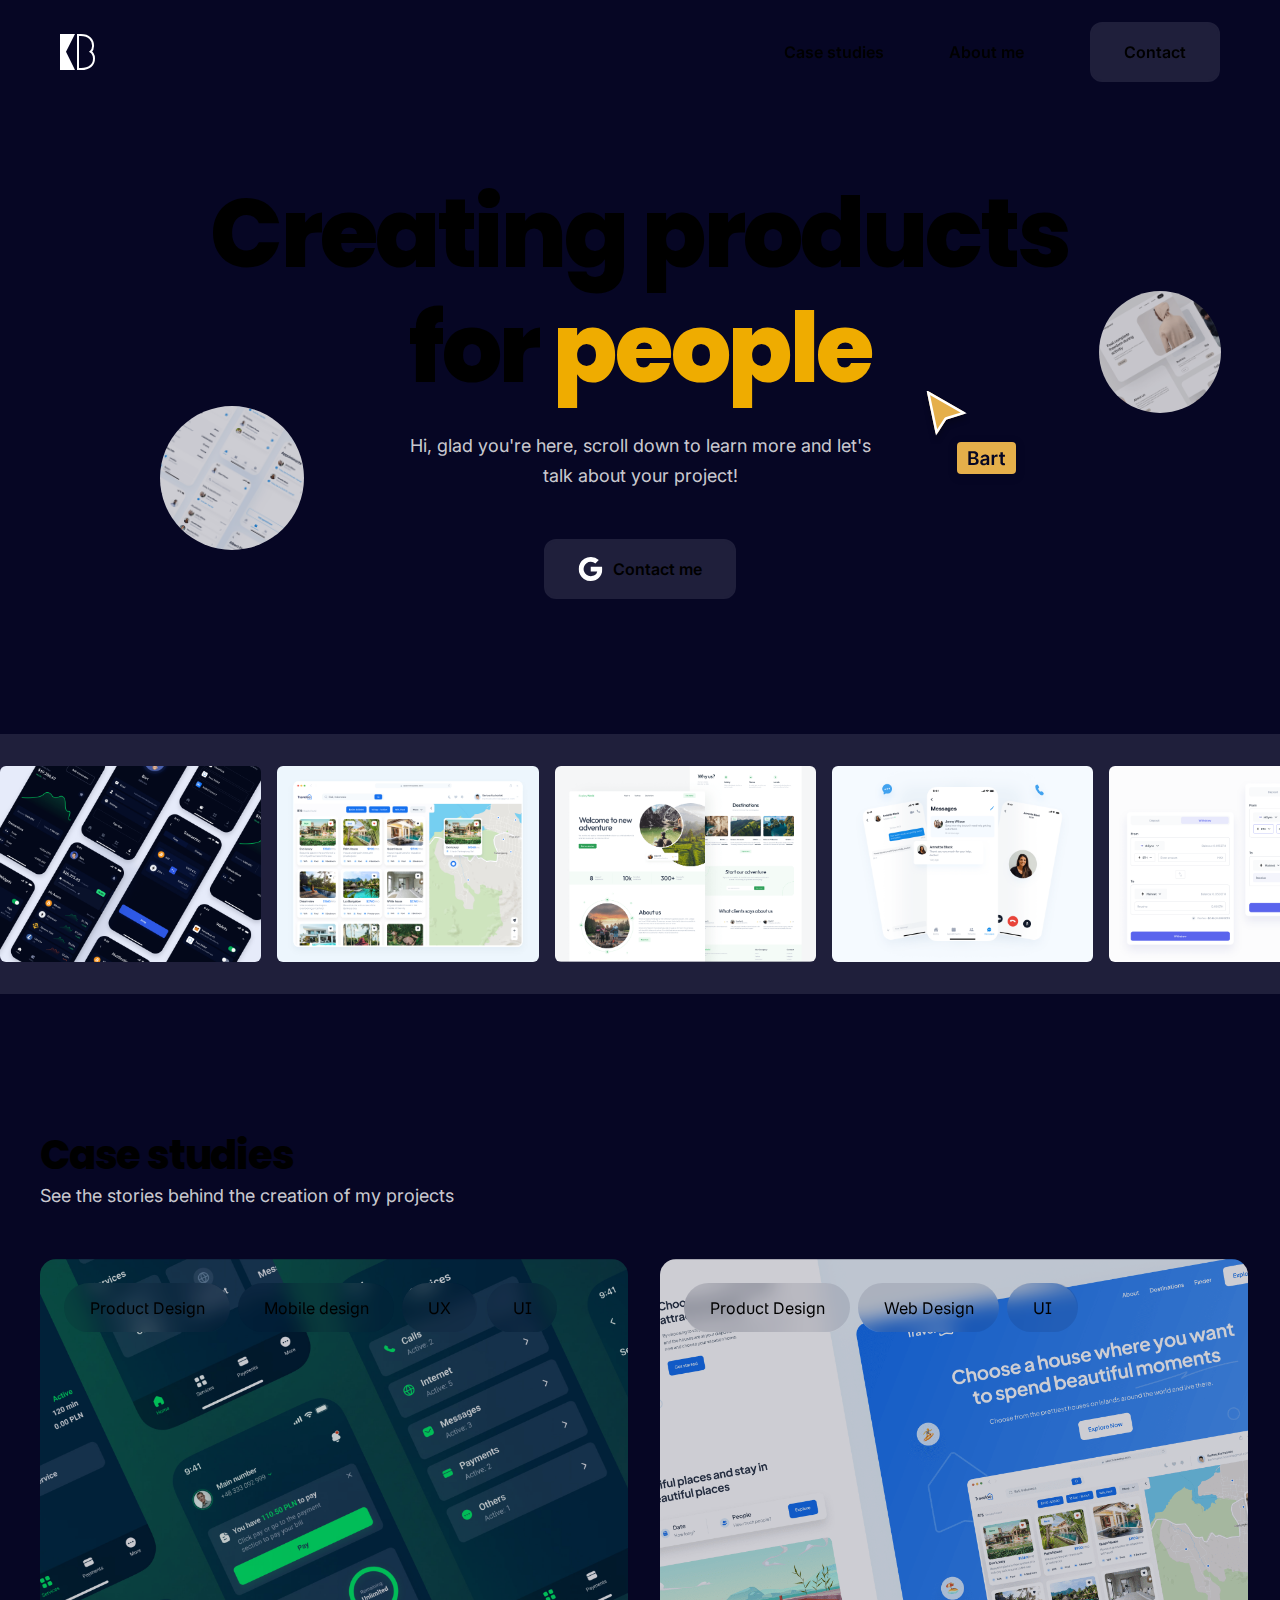
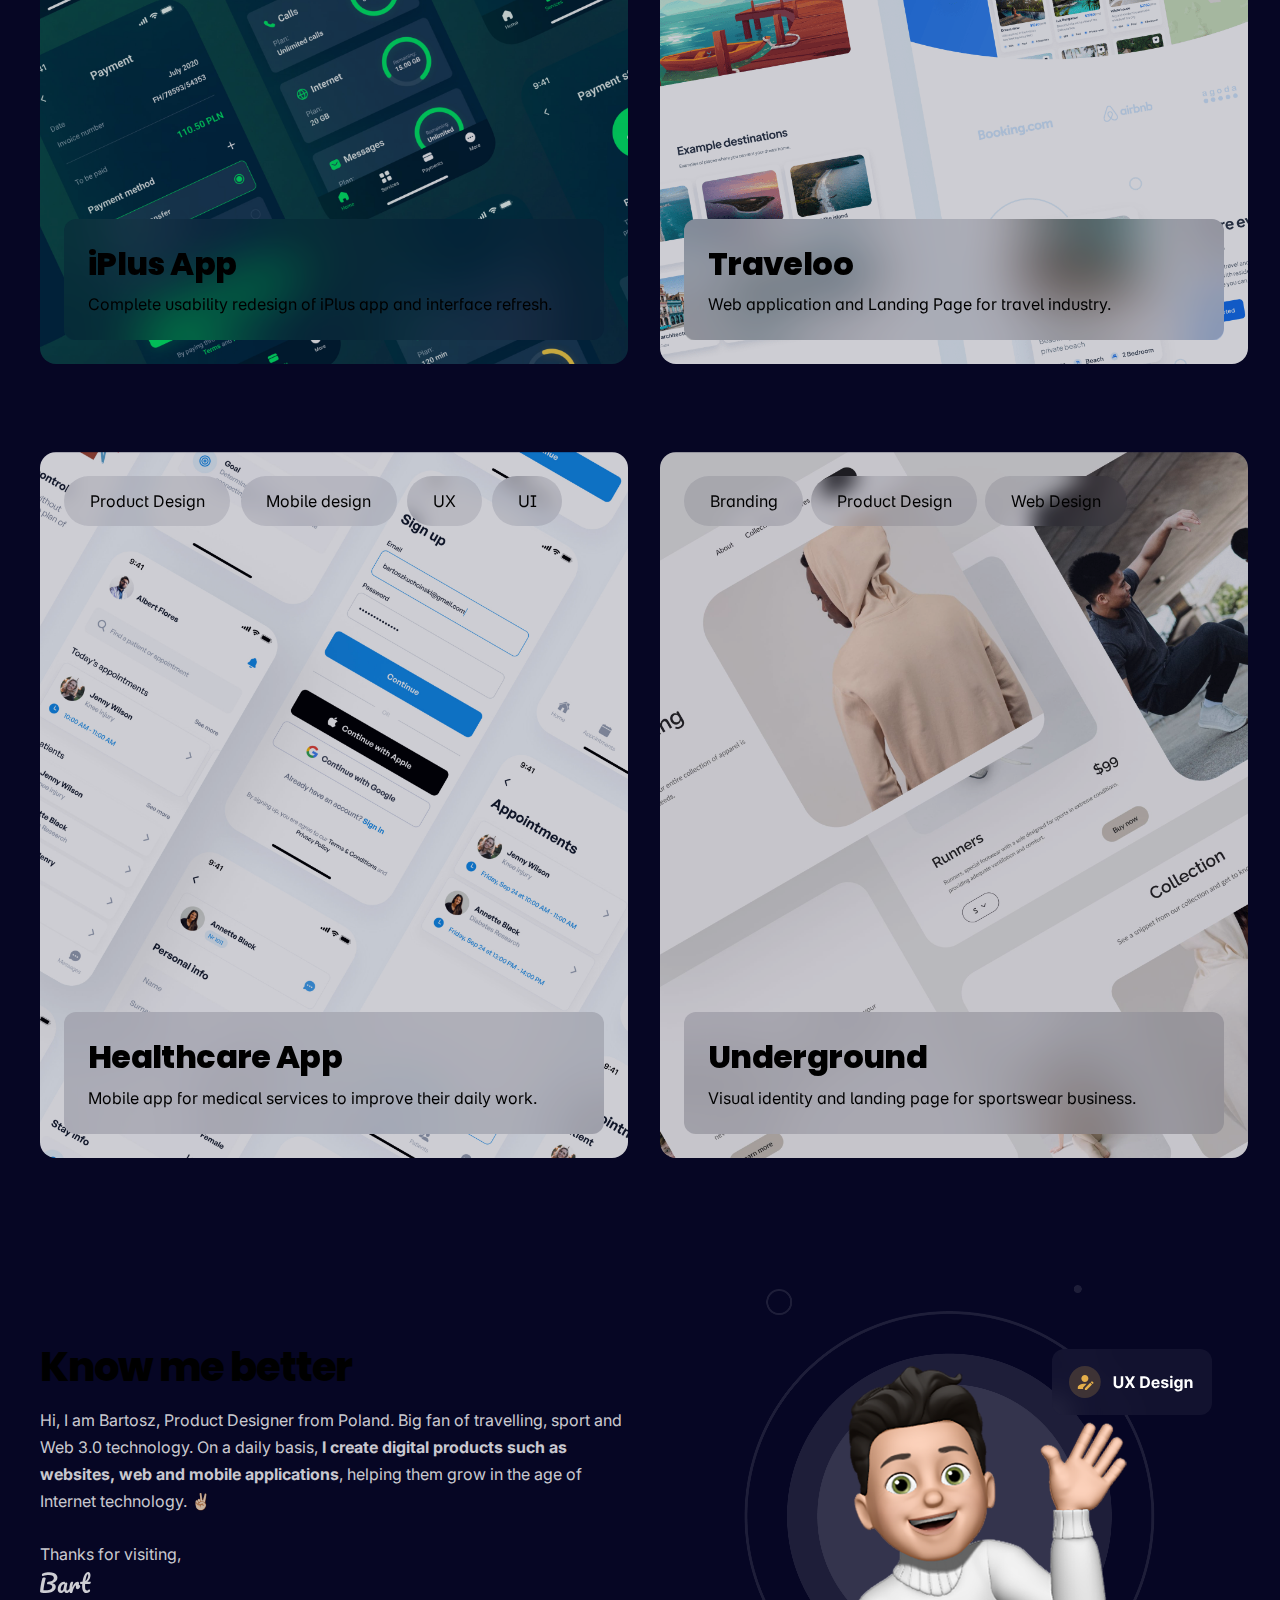
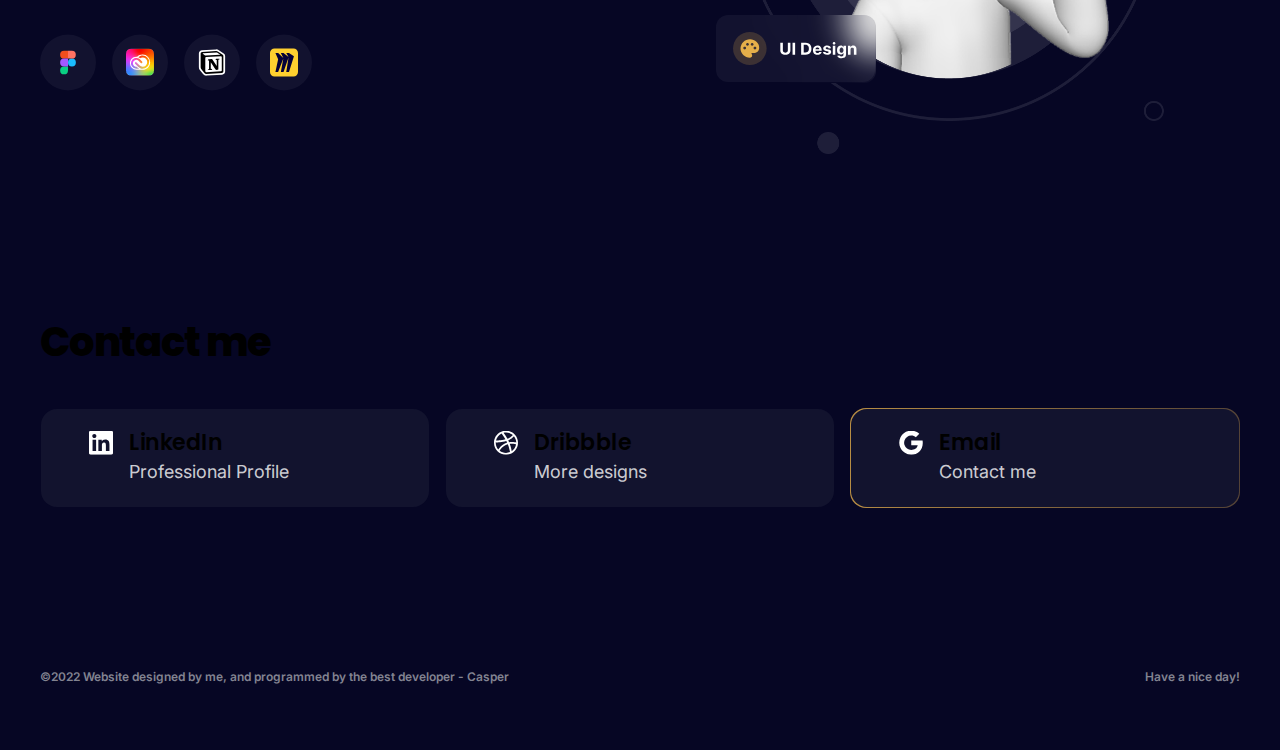
<file: index.html>
<!DOCTYPE html>
<html lang="en">

<head>
    <meta charset="UTF-8">
    <meta http-equiv="X-UA-Compatible" content="IE=edge">
    <meta name="viewport" content="width=device-width, initial-scale=1.0">
    <title>Bart Kuchcinski | Product Designer</title>
    <link rel="icon" type="image/svg" href="./img/icon/favicon.svg">
    <link rel="preconnect" href="https://fonts.googleapis.com">
    <link rel="preconnect" href="https://fonts.gstatic.com" crossorigin>
    <link
        href="https://fonts.googleapis.com/css2?family=Inter:wght@400;600;700&family=Poppins:wght@700;800&display=swap"
        rel="stylesheet">
    <link rel="stylesheet" href="./css/style-index.css">
    <script src="./js/script-index.js" defer></script>
    <script>
        (function(h,o,t,j,a,r){
            h.hj=h.hj||function(){(h.hj.q=h.hj.q||[]).push(arguments)};
            h._hjSettings={hjid:3263949,hjsv:6};
            a=o.getElementsByTagName('head')[0];
            r=o.createElement('script');r.async=1;
            r.src=t+h._hjSettings.hjid+j+h._hjSettings.hjsv;
            a.appendChild(r);
        })(window,document,'https://static.hotjar.com/c/hotjar-','.js?sv=');
    </script>
</head>

<body class="body">
    <nav class="nav">
        <div class="nav__container container">
            <a href="#" class="nav__logo"><img src="./img/index/logo.svg" alt="Bart's portfolio logo"></a>
            <button class="nav__hamburger"><img src="./img/index/hamburger.svg" alt="drirectory"></button>
            <div class="nav__links">
                <a href="#case-studies" class="nav__link text text--first">Case studies</a>
                <a href="#know-me-better" class="nav__link text text--first">About me</a>
                <a href="#contact-me" class="nav__link--btn btn-index text text--first">Contact</a>
            </div>
        </div>
        <div class="nav__popup nav__popup--hidden">
            <a href="#case-studies" class="nav__link text text--navpopup nav-item">Case studies</a>
            <a href="#know-me-better" class="nav__link text text--navpopup nav-item">About me</a>
            <a href="#contact-me" class="nav__link--btn btn-index text text--navpopup nav-item">Contact</a>
        </div>
    </nav>
    <header class="header">
        <div class="header__container container">
            <h1 class="header__title heading heading--first">Creating products for <span
                    class="heading heading--first heading--orange">people</span>
                <a href="#case-studies" class="header__circle header__circle--big"></a>
                <a href="#case-studies" class="header__circle header__circle--small"></a>
            </h1>
            <p class="header__text text text--second">Hi, glad you're here, scroll down to learn more and let's talk
                about your project!<img class="header__arrow" src="./img/index/bart-arrow.svg" alt=""></p>
            <a href="mailto:bartoszkuchcinski@gmail.com" class="header__btn btn-index btn-index--block text text--first"
                target="_blank"><img src="./img/index/google.svg" alt="">Contact me</a>
        </div>
    </header>
    <section class="slider">
        <img src="./img/index/crypto-app-presentation-min.png" alt="" class="slider__element">
        <img src="./img/index/dashboard.jpg" alt="" class="slider__element">
        <img src="./img/index/mockup-travel-website-min.png" alt="" class="slider__element">
        <img src="./img/index/Healthcare-options-min.png" alt="" class="slider__element">
        <img src="./img/index/bridge-mockup-min.png" alt="" class="slider__element">
        <img src="./img/index/crypto-app-initial-flow-min.png" alt="" class="slider__element">
        <img src="./img/index/mockup-watchy-main-min.png" alt="" class="slider__element">
        <img src="./img/index/components-healthcare-mockup-min.png" class="slider__element" alt="">
    </section>
    <main>
        <section id="case-studies" class="case-studies">
            <div class="case-studies__container container">
                <div class="case-studies__header">
                    <h2 class="heading heading--second">Case studies</h2>
                    <p class="text text--second">See the stories behind the creation of my projects</p>
                </div>
                <div class="case-studies__cards">
                    <a href="./iplus.html">
                        <div class="case-studies__card">
                            <img class="case-studies__card--background" src="./img/index/iplus-mockup.jpg" alt="">
                            <div class="case-studies__card--tags"><span
                                    class="case-studies__card--tag text text--third text--third--small">Product
                                    Design</span><span
                                    class="case-studies__card--tag text text--third text--third--small">Mobile
                                    design</span><span
                                    class="case-studies__card--tag text text--third text--third--small">UX</span>
                                <span class="case-studies__card--tag text text--third text--third--small">UI</span>
                            </div>
                            <div class="case-studies__card--description">
                                <h3 class="case-studies__card--title heading heading--third">iPlus App</h3>
                                <p class="text text--third">Complete usability redesign of iPlus app and interface
                                    refresh.
                                </p>
                            </div>
                        </div>
                    </a>
                    <a href="./traveloo.html">
                        <div class="case-studies__card">
                            <img class="case-studies__card--background" src="./img/index/traveloo-mockup.png" alt="">
                            <div class="case-studies__card--tags"><span
                                    class="case-studies__card--tag text text--third text--third--small">Product
                                    Design</span><span
                                    class="case-studies__card--tag text text--third text--third--small">Web
                                    Design</span><span
                                    class="case-studies__card--tag text text--third text--third--small">UI</span>
                            </div>
                            <div class="case-studies__card--description">
                                <h3 class="case-studies__card--title heading heading--third">Traveloo</h3>
                                <p class="text text--third">Web application and Landing Page for travel industry.
                                </p>
                            </div>
                        </div>
                    </a>
                    <a href="./healthcare.html">
                        <div class="case-studies__card">
                            <img class="case-studies__card--background" src="./img/index/healthcare-mockup.jpg" alt="">
                            <div class="case-studies__card--tags">
                                <span class="case-studies__card--tag text text--third text--third--small">Product
                                    Design</span>
                                <span class="case-studies__card--tag text text--third text--third--small">Mobile
                                    design</span>
                                <span class="case-studies__card--tag text text--third text--third--small">UX</span>
                                <span class="case-studies__card--tag text text--third text--third--small">UI</span>
                            </div>
                            <div class="case-studies__card--description">
                                <h3 class="case-studies__card--title heading heading--third">Healthcare App</h3>
                                <p class="text text--third">Mobile app for medical services to improve their daily work.
                                </p>
                            </div>
                        </div>
                    </a>
                    <a href="./underground.html">
                        <div class="case-studies__card">
                            <img class="case-studies__card--background" src="./img/index/underground-mockup.jpg" alt="">
                            <div class="case-studies__card--tags"><span
                                    class="case-studies__card--tag text text--third text--third--small">Branding</span><span
                                    class="case-studies__card--tag text text--third text--third--small">Product
                                    Design</span><span
                                    class="case-studies__card--tag text text--third text--third--small">Web
                                    Design</span>
                            </div>
                            <div class="case-studies__card--description">
                                <h3 class="case-studies__card--title heading heading--third">Underground</h3>
                                <p class="text text--third">Visual identity and landing page for sportswear business.
                                </p>
                            </div>
                        </div>
                    </a>

                </div>
            </div>
        </section>
        <section id="know-me-better" class="know-me-better">
            <div class="know-me-better__container container">
                <div class="know-me-better__text">
                    <h2 class="heading heading--second">Know me better</h2>
                    <p class="know-me-better__description text text--sixth">Hi, I am Bartosz, Product Designer from
                        Poland. Big fan of travelling,
                        sport and Web 3.0 technology. On a daily basis, <span class="text text--sixth text--bold">I
                            create digital products such as websites, web
                            and mobile applications</span>, helping them grow in the age of Internet technology. ✌🏻
                        <br><br>Thanks for visiting,
                    </p>
                    <img src="./img/index/bart-sign.svg" alt="">
                    <div class="know-me-better__workplaces">
                        <img src="./img/index/figma-logo.svg" alt="">
                        <img src="./img/index/adobe-cc-logo.svg" alt="">
                        <img src="./img/index/notion-logo.svg" alt="">
                        <img src="./img/index/miro-logo.svg" alt="">
                    </div>
                </div>
                <div class="know-me-better__img">
                    <img class="know-me-better__img--bart" src="./img/index/bart.png" alt="">
                    <img class="know-me-better__img--ux" src="./img/index/ux.svg" alt="">
                    <img class="know-me-better__img--ui" src="./img/index/ui.svg" alt="">
                </div>
            </div>
        </section>
        <section id="contact-me" class="contact-me">
            <div class="container">
                <div class="contact-me__content">
                    <h2 class="heading heading--second">Contact me</h2>
                    <div class="contact-me__cards">
                        <a class="contact-me__card" href="https://www.linkedin.com/in/bartosz-kuchci%C5%84ski/"
                            target="_blank" title="link to Bart's LinkedIn">
                            <div class="contact-me__card-content">
                                <div class="contact-me__card-textbox">
                                    <h4 class="heading heading--fourth contact-me__card-title"><img
                                            class="contact-me__card-icon" src="./img/index/linkedIn.svg" alt="">LinkedIn
                                    </h4>
                                    <p class="text text--second">Professional Profile</p>
                                </div>
                            </div>
                        </a>
                        <a class="contact-me__card" href="https://dribbble.com/BartKuchcinski" target="_blank"
                            title="link to Bart's Dribbble">
                            <div class="contact-me__card-content">
                                <div class="contact-me__card-textbox">
                                    <h4 class="heading heading--fourth contact-me__card-title"><img
                                            class="contact-me__card-icon" src="./img/index/dribbble.svg" alt="">Dribbble
                                    </h4>
                                    <p class="text text--second">More designs</p>
                                </div>
                            </div>
                        </a>
                        <a class="contact-me__card contact-me__card--orange" href="mailto:bartoszkuchcinski@gmail.com"
                            target="_blank" title="link to Bart's E-mail">
                            <div class="contact-me__card-content">
                                <div class="contact-me__card-textbox">
                                    <h4 class="heading heading--fourth contact-me__card-title"><img
                                            class="contact-me__card-icon" src="./img/index/gmail.svg" alt="">Email
                                    </h4>
                                    <p class="text text--second">Contact me</p>
                                </div>
                            </div>
                        </a>
                    </div>
                </div>
            </div>
        </section>
    </main>
    <footer class="footer">
        <div class="container">
            <div class="footer__content">
                <p class="text text--fifth footer__text">©2022 Website designed by me, and programmed by the best
                    developer
                    - Casper</p>
                <p class="text text--fifth">Have a nice day!</p>
            </div>
        </div>
    </footer>
</body>

</html>
</file>
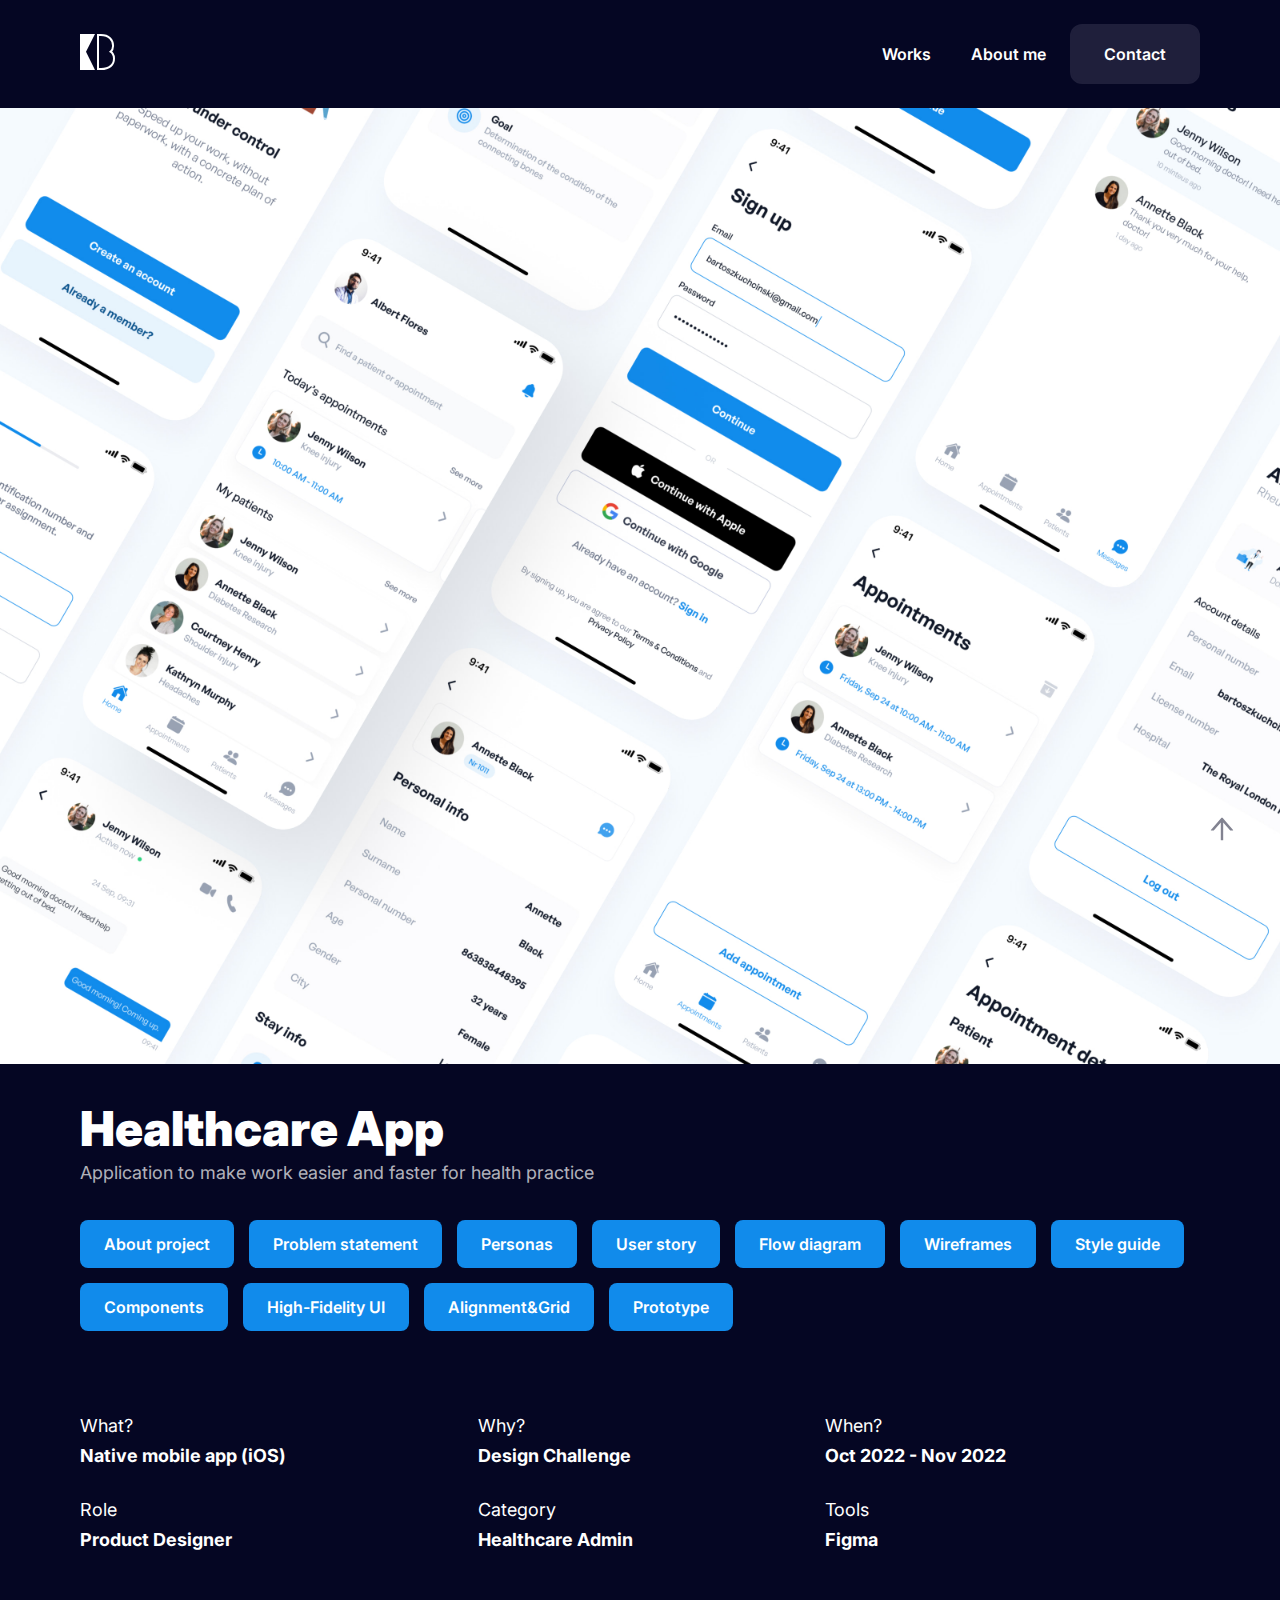
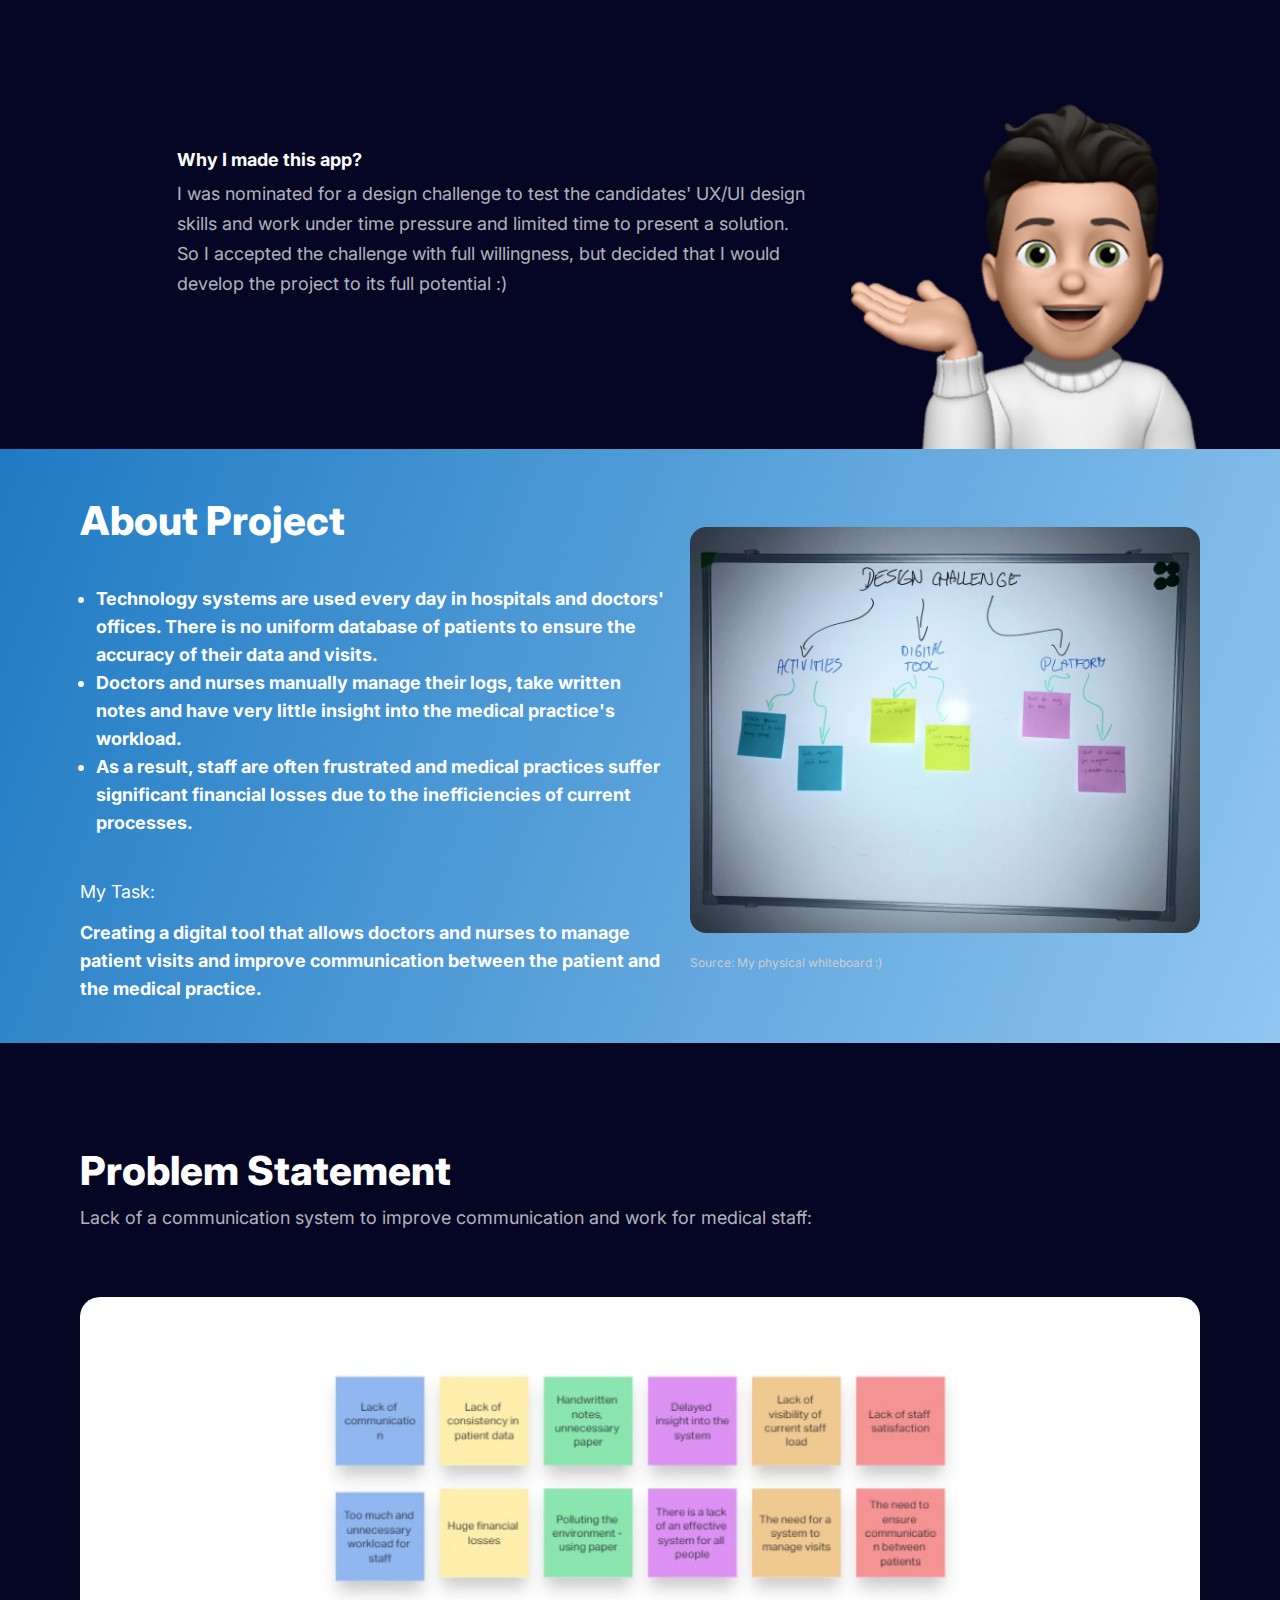
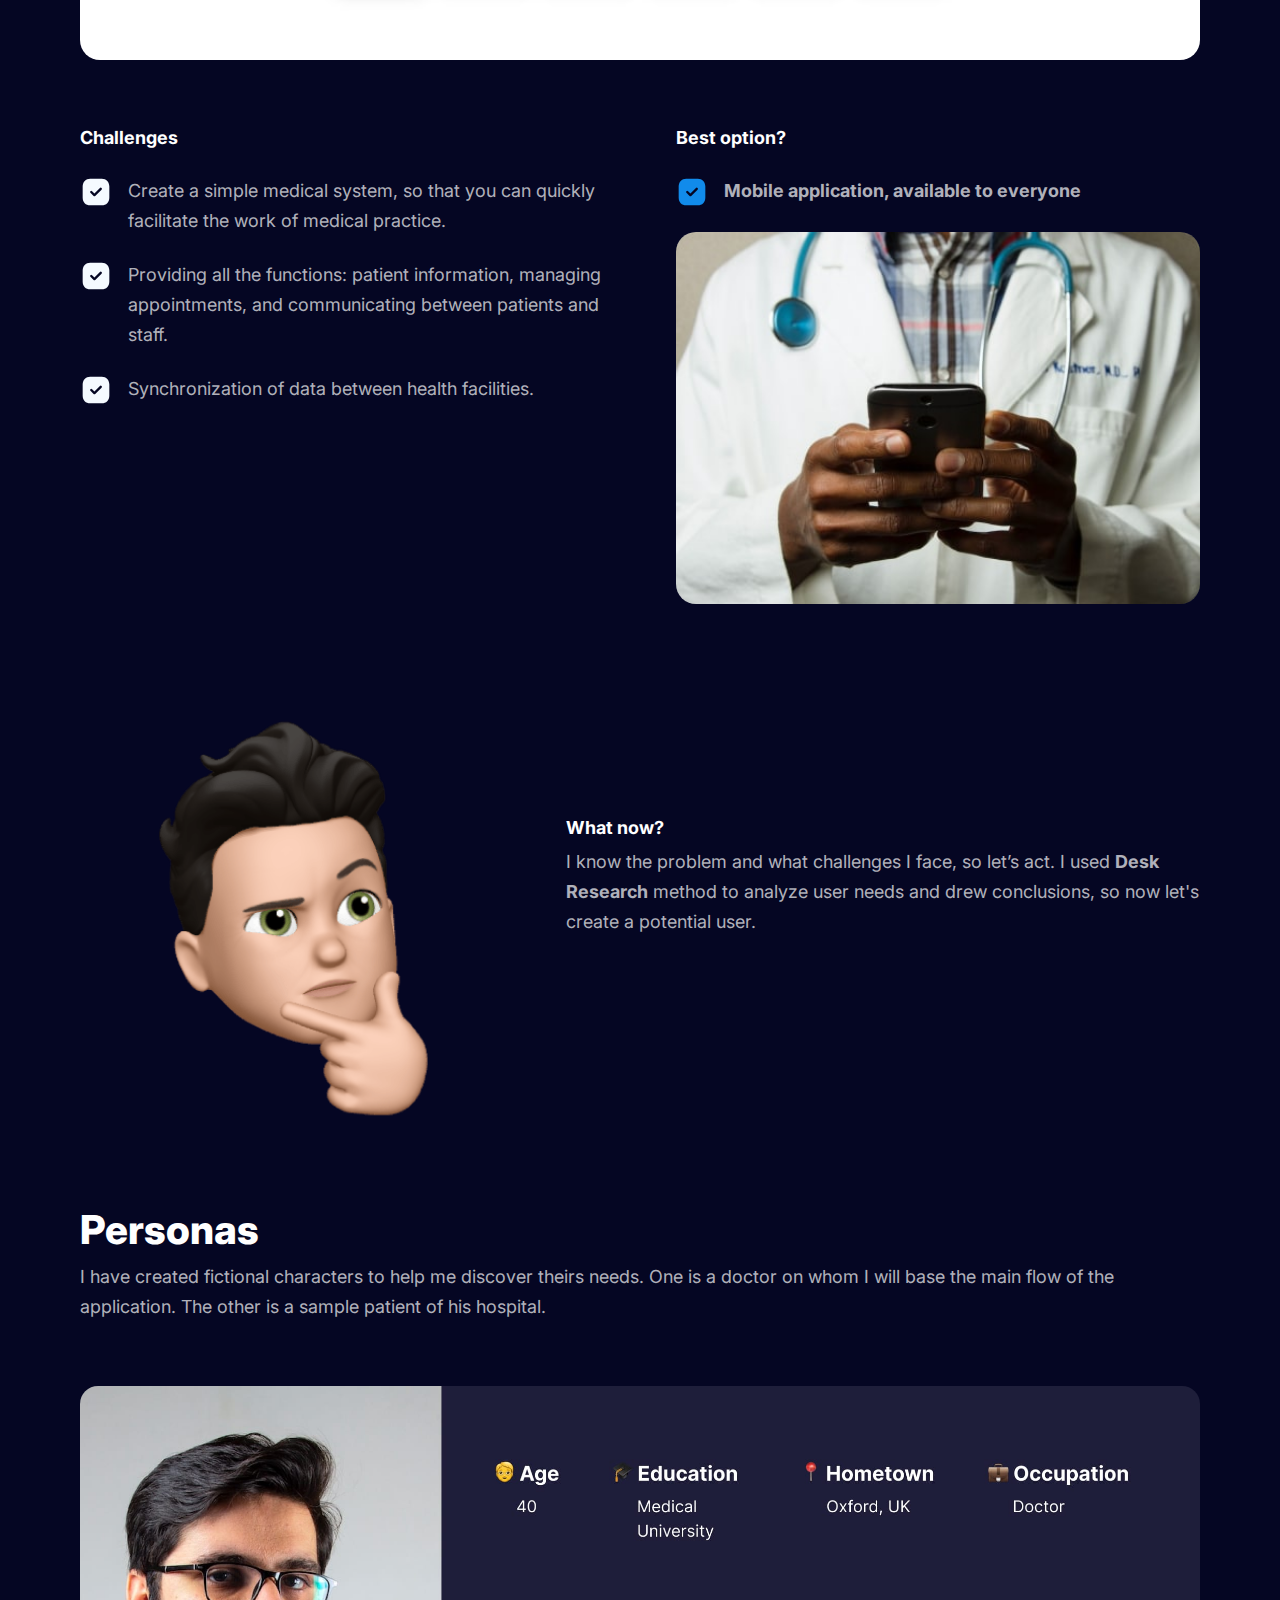
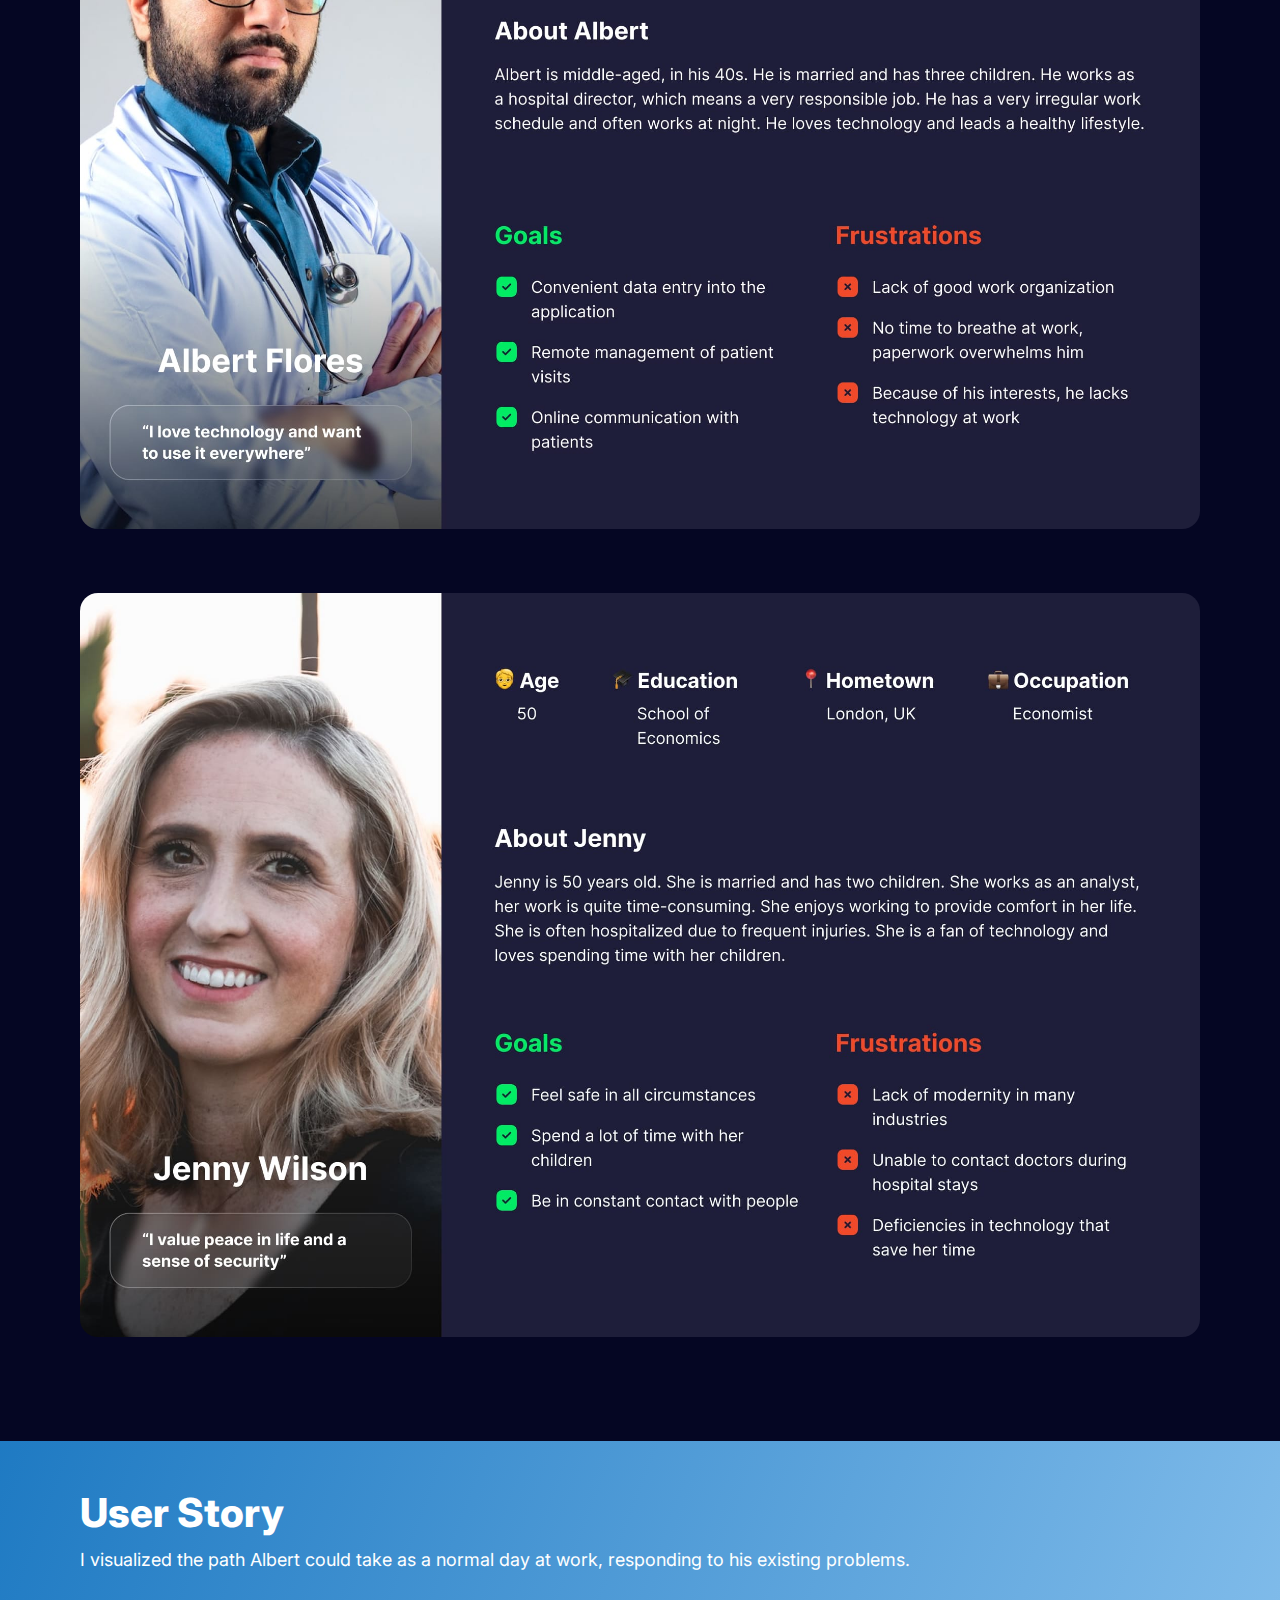
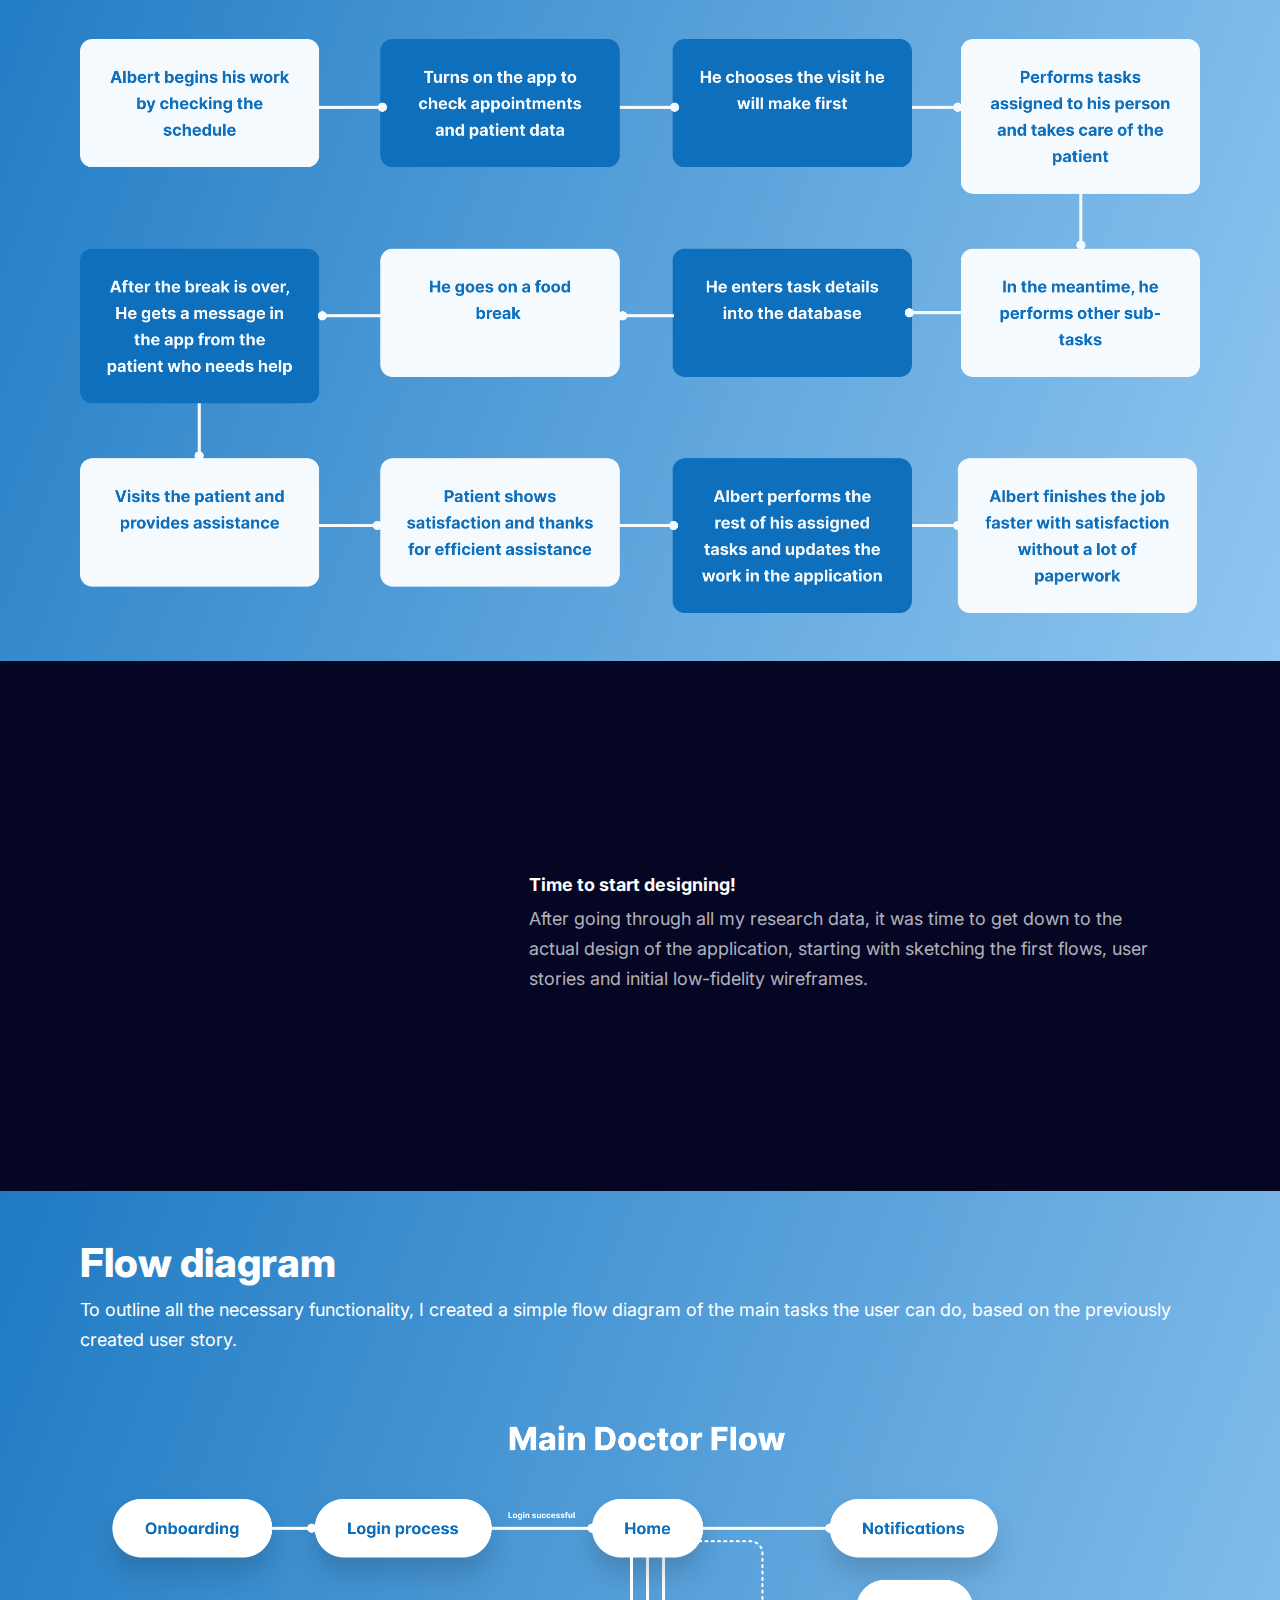
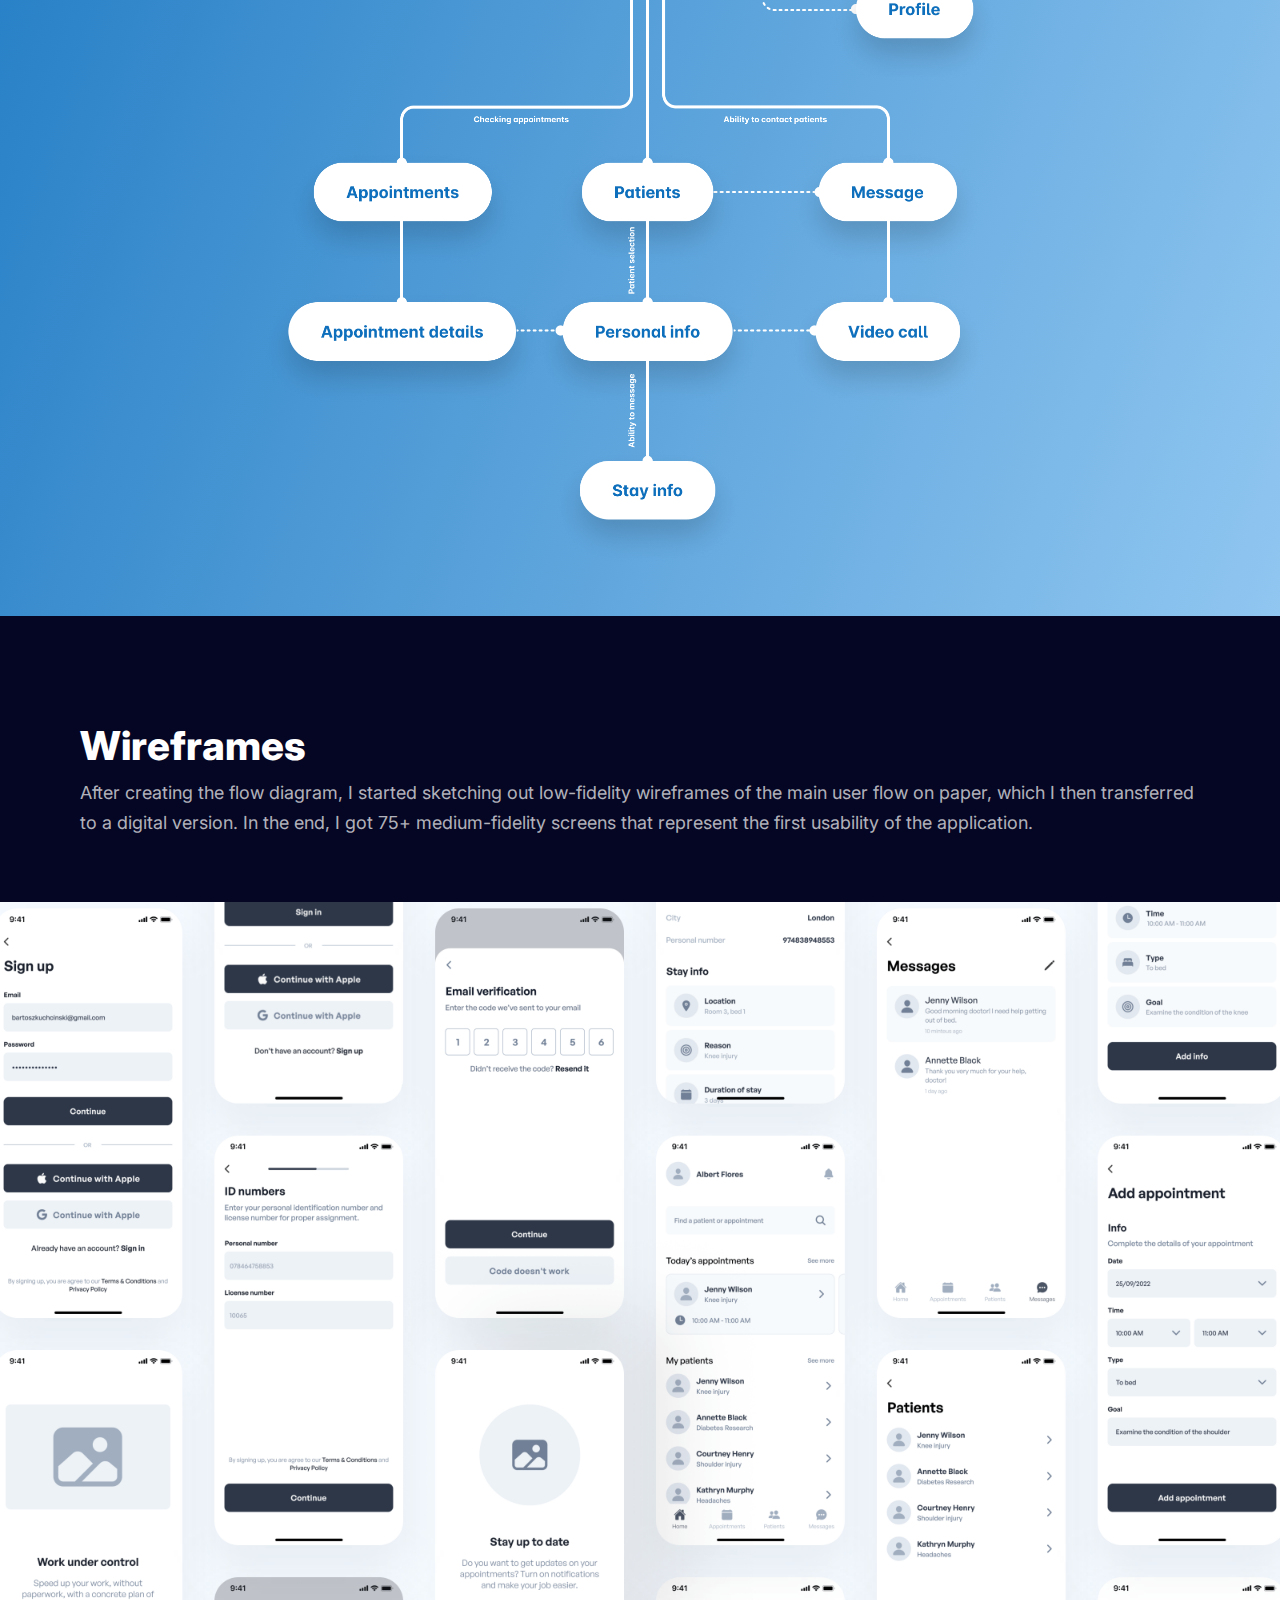
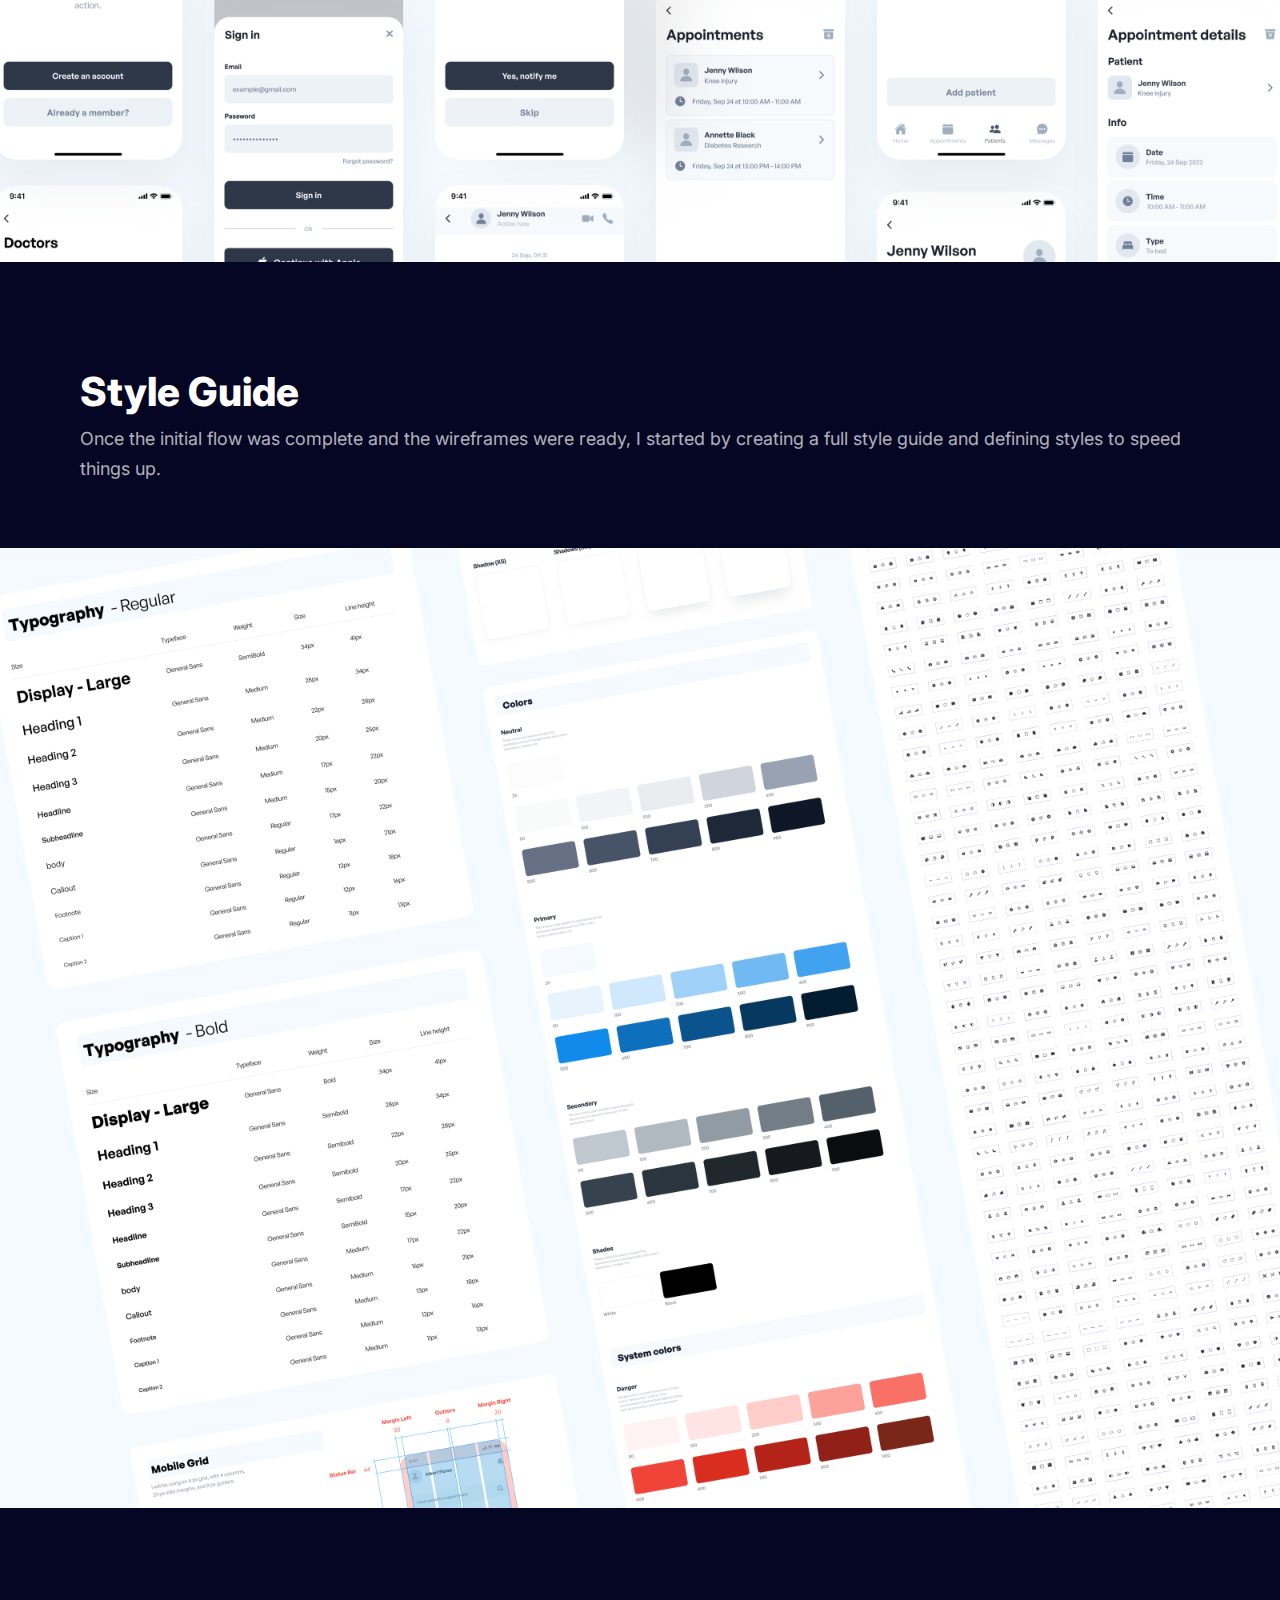
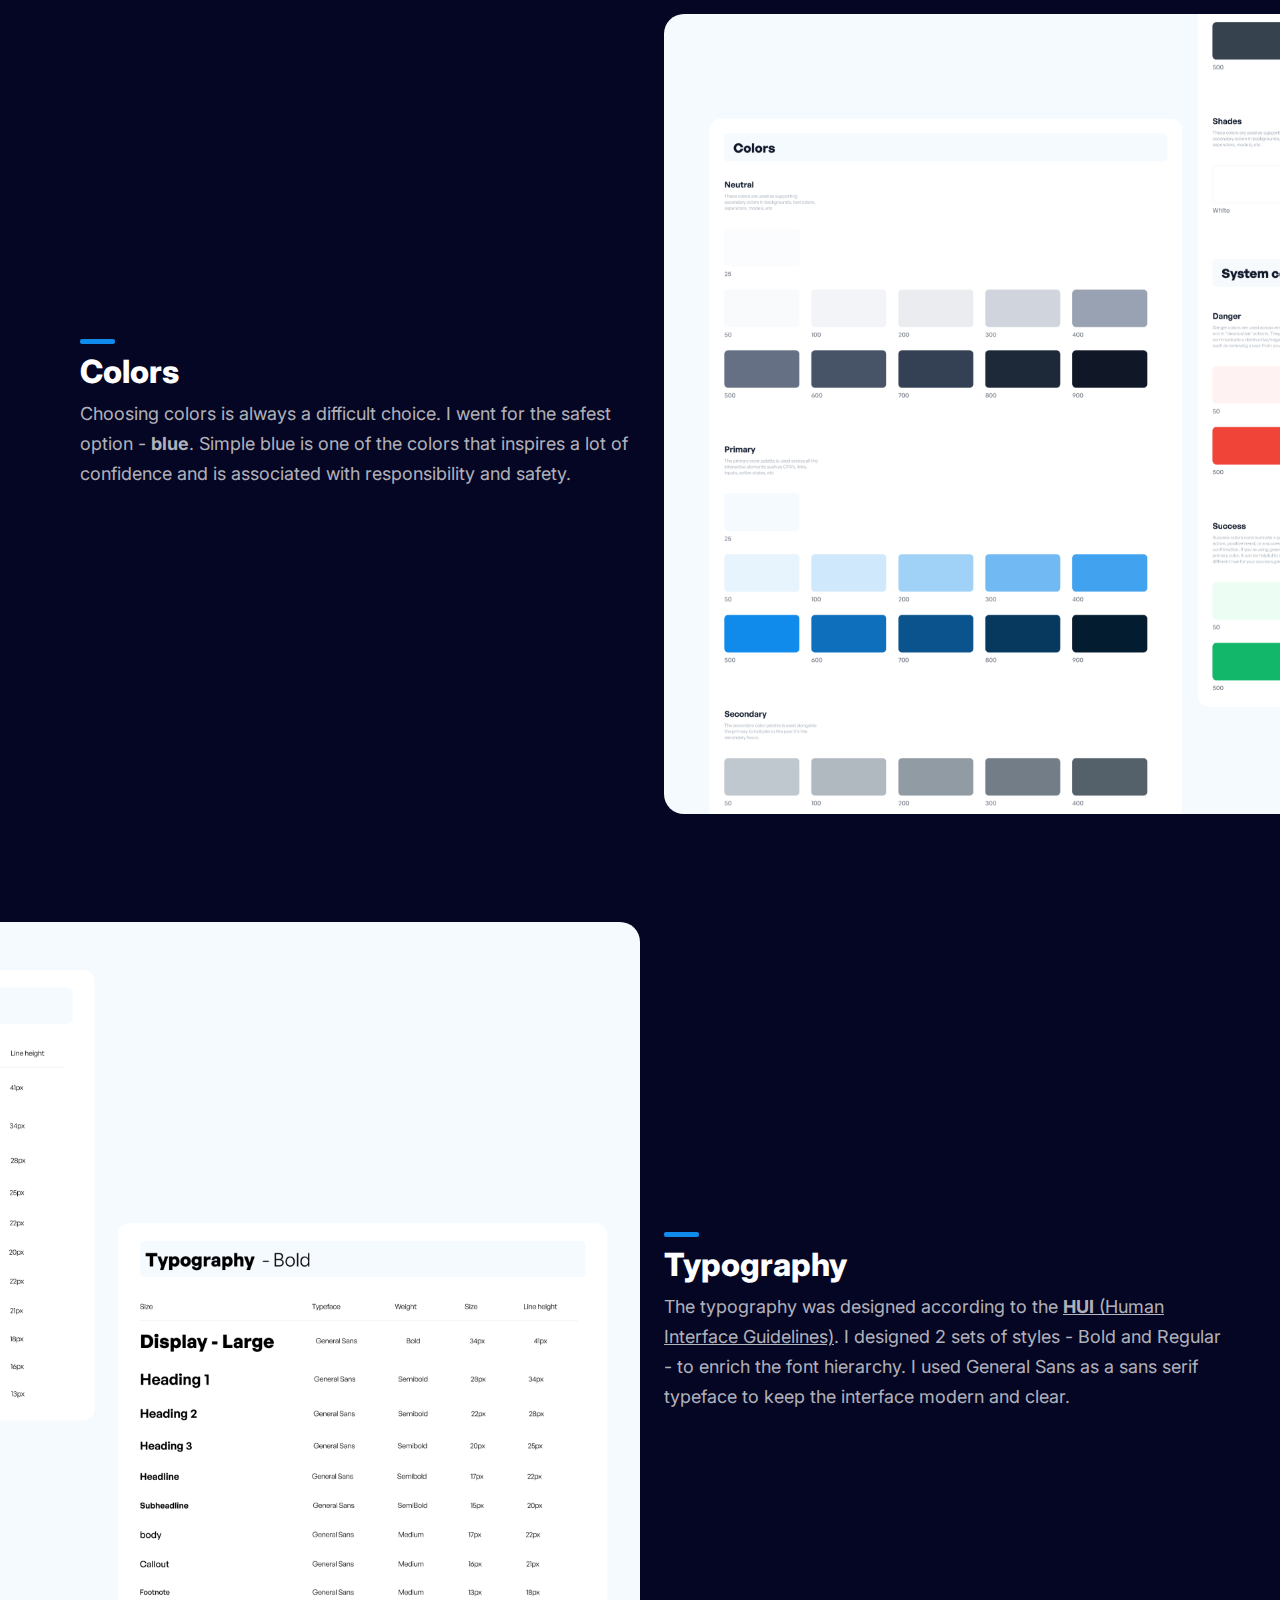
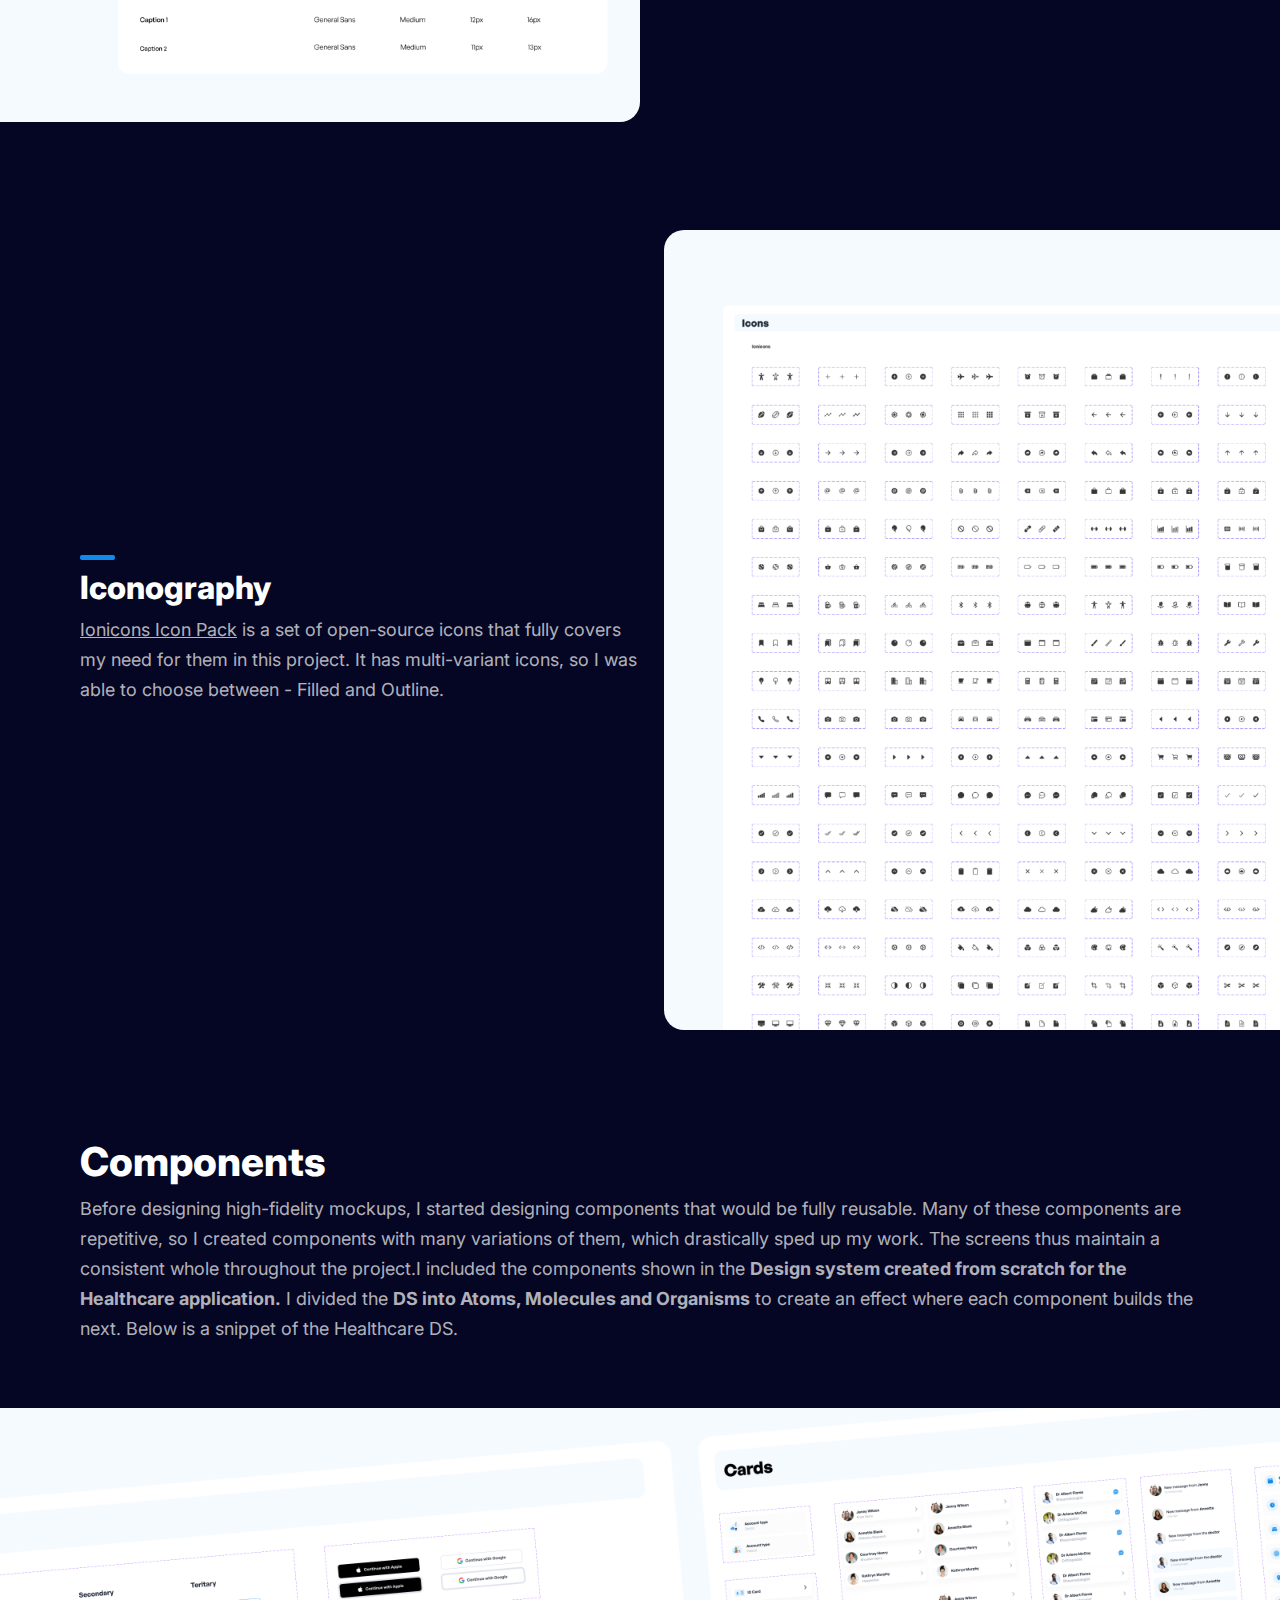
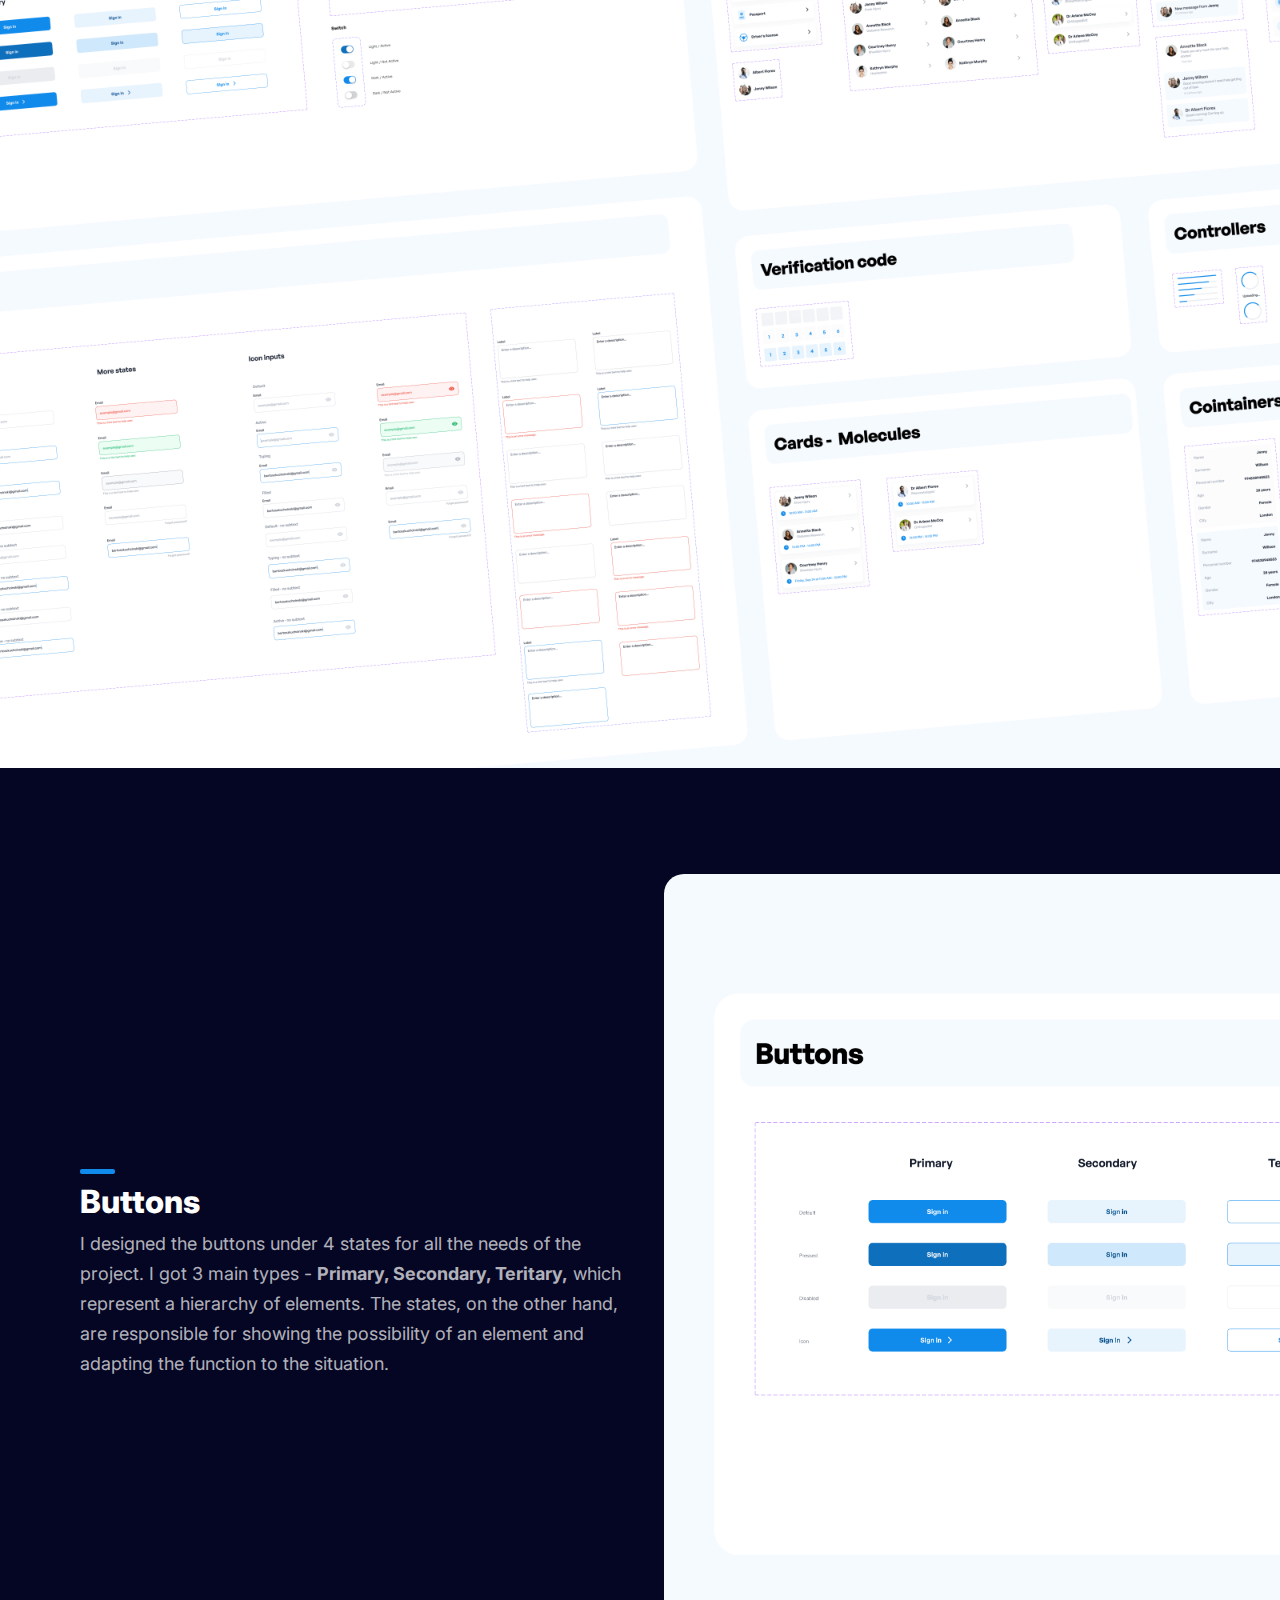
<file: healthcare.html>
<!DOCTYPE html>
<html lang="en">

<head>
    <meta charset="UTF-8">
    <meta http-equiv="X-UA-Compatible" content="IE=edge">
    <meta name="viewport" content="width=device-width, initial-scale=1.0">
    <title>Bart Kuchcinski | Product Designer</title>
    <link rel="icon" type="image/svg" href="./img/icon/favicon.svg">
    <link rel="preconnect" href="https://fonts.googleapis.com">
    <link rel="preconnect" href="https://fonts.gstatic.com" crossorigin>
    <link href="https://fonts.googleapis.com/css2?family=Inter:wght@400;600;700;800;900&display=swap" rel="stylesheet">
    <link rel="stylesheet" href="./css/style-healthcare.css">
    <script src="./js/script.js" defer></script>
    <style>
        .btn1221 {
            padding: 1em 2em !important;
            border: 2px solid #1f1f3b;
            border-radius: 0.75em;
            background-color: #1f1f3b;
            transition: background-color 0.3s;
            font-size: 16px;
            font-weight: 600;
            line-height: 150%;
            color: white;
            font-family: Inter;
        }

        .btn1221:hover {
            background-color: transparent;
        }
    </style>
</head>
<nav class="nav">
    <div class="container">
        <div class="nav__box">
            <a href="./#"><img loading="lazy" class="nav__logo" style="max-width: 35px;" src="./img/logo.svg"
                    alt="logo"></a>
            <button class="nav__hamburger hamburger">
                <div class="hamburger__line"></div>
                <div class="hamburger__line hamburger__line--middle"></div>
                <div class="hamburger__line hamburger__line--bottom"></div>
            </button>
            <div class="nav__sections">
                <a class="text text-navitem" href="/#what-i-do" title="link to works section">Works</a>
                <a class="text text-navitem" href="/#know-me-better" title="link to Know me better section">About me</a>
                <a class="btn1221" style="" href="/#lets-be-in-touch" title="link to let's be in touch">Contact</a>
            </div>
        </div>
        <a class="nav__scroll" href="#"><img loading="lazy" class="nav__scroll" src="./img/icon/scroll.svg" alt=""></a>
    </div>
    <div class="nav__slide-out">
        <a class="text text-navitem text-navitem-slide item" href="/#what-i-do" title="link to works section">Works</a>
        <a class="text text-navitem text-navitem-slide item" href="/#know-me-better"
            title="link to Know me better section">About me</a>
        <a class="btn nav__slide-out-btn text-navitem text-navitem-slide item" href="/#lets-be-in-touch"
            title="link to let's be in touch">Contact</a>
    </div>
</nav>
<main>
    <section class="hero">
        <img loading="lazy" class="hero__img" src="./img/main-mockup-healthcare.jpg" alt="Healthcare mockup">
    </section>
    <section class="iplus-app">
        <div class="container">
            <div class="iplus-app__content">
                <h1 class="heading heading-first">Healthcare App</h1>
                <p class="text text-seventh">Application to make work easier and faster for health practice</p>
                <div class="iplus-app__items">
                    <a href="#about-project" class="iplus-app__item text-navitem">About project</a>
                    <a href="#problem-statement" class="iplus-app__item text-navitem">Problem statement</a>
                    <a href="#persona" class="iplus-app__item text-navitem">Personas</a>
                    <a href="#user-story" class="iplus-app__item text-navitem">User story</a>
                    <a href="#flow-diagram" class="iplus-app__item text-navitem">Flow diagram</a>
                    <a href="#wireframes" class="iplus-app__item text-navitem">Wireframes</a>
                    <a href="#style-guide" class="iplus-app__item text-navitem">Style guide</a>
                    <a href="#components" class="iplus-app__item text-navitem">Components</a>
                    <a href="#high-fidelity" class="iplus-app__item text-navitem">High-Fidelity UI</a>
                    <a href="#alignment" class="iplus-app__item text-navitem">Alignment&Grid</a>
                    <a href="#prototype" class="iplus-app__item text-navitem">Prototype</a>
                </div>
                <div class="iplus-app__answers">
                    <div class="iplus-app__answer">
                        <div class="iplus-app__answer-subelement">
                            <p class="text text-second">What?</p>
                            <strong class="text text-third">Native mobile app (iOS)</strong>
                        </div>
                        <div class="iplus-app__answer-subelement">
                            <p class="text text-second">Role</p>
                            <strong class="text text-third">Product Designer</strong>
                        </div>
                    </div>
                    <div class="iplus-app__answer">
                        <div class="iplus-app__answer-subelement">
                            <p class="text text-second">Why?</p>
                            <strong class="text text-third">Design Challenge</strong>
                        </div>
                        <div class="iplus-app__answer-subelement">
                            <p class="text text-second">Category</p>
                            <strong class="text text-third">Healthcare Admin</strong>
                        </div>
                    </div>
                    <div class="iplus-app__answer">
                        <div class="iplus-app__answer-subelement">
                            <p class="text text-second">When?</p>
                            <strong class="text text-third">Oct 2022 - Nov 2022</strong>
                        </div>
                        <div class="iplus-app__answer-subelement">
                            <p class="text text-second">Tools</p>
                            <strong class="text text-third">Figma</strong>
                        </div>
                    </div>
                </div>
                <div class="iplus-app__bottom">
                    <div class="iplus-app__info">
                        <p class="iplus-app__info-title text text-third">Why I made this app?</p>
                        <p class="text text-seventh">I was nominated for a design challenge to test the candidates'
                            UX/UI design skills and work under time pressure and limited time to present a solution. So
                            I accepted the challenge with full willingness, but decided that I would develop the project
                            to its full potential :)</p>
                    </div>
                    <img loading="lazy" class="iplus-app__info-img" src="./img/bart.png" alt="Bart photo">
                </div>
            </div>
        </div>
    </section>
    <section id="about-project" class="market-research">
        <div class="container">
            <div class="market-research__content">
                <div class="market-research__text">
                    <h2 class="heading heading-second">About Project</h2>
                    <ul class="market-research__list">
                        <li class="text text-first">Technology systems are used every day in hospitals and doctors'
                            offices. There is no uniform database of patients to ensure the accuracy of their data and
                            visits.
                        </li>
                        <li class="text text-first">Doctors and nurses manually manage their logs, take written notes
                            and have very little insight into the medical practice's workload.
                        </li>
                        <li class="text text-first"> As a result, staff are often frustrated and medical practices
                            suffer significant financial losses due to the inefficiencies of current processes.</li>
                    </ul>
                    <div class="market-research__subtext">
                        <p class="market-research__subtext-title text text-seventh text-seventh-white">My Task:</p>
                        <p class="text text-first">Creating a digital tool that allows doctors and nurses to manage
                            patient visits and improve communication between the patient and the medical practice.
                        </p>
                    </div>
                </div>
                <div class="market-research__image">
                    <img class="market-research__img" loading="lazy" src="./img/aboutproject-whiteboard.jpg"
                        alt="chart">
                    <p class="market-research__image-source text text-eighth">Source: My physical whiteboard :)</p>
                </div>
            </div>
        </div>
    </section>
    <section id="problem-statement" class="competetive-analysis mod24">
        <div class="container">
            <div class="competetive-analysis__content">
                <div class="competetive-analysis__text">
                    <h2 class="heading heading-second competetive-analysis__title">Problem Statement</h2>
                    <p class="text text-seventh">Lack of a communication system to improve communication and work for
                        medical staff:</p>
                </div>
                <div class="competetive-analysis__box">
                    <img class="competetive-analysis__img" src="./img/problemstatement-stickynotes.jpg" alt="">
                </div>
                <div class="competetive-analysis__list">
                    <div class="competetive-analysis__list1">
                        <p class="text text-first">Challenges</p>
                        <div class="competetive-analysis__item2"><img src="./img/icon/tick-sqaure-white.svg" alt="">
                            <p class="text text-seventh">Create a simple medical system, so that you can quickly
                                facilitate the work of medical
                                practice.</p>
                        </div>
                        <div class="competetive-analysis__item2"><img src="./img/icon/tick-sqaure-white.svg" alt="">
                            <p class="text text-seventh">Providing all the functions: patient information, managing
                                appointments, and
                                communicating between patients and staff.</p>
                        </div>
                        <div class="competetive-analysis__item2"><img src="./img/icon/tick-sqaure-white.svg" alt="">
                            <p class="text text-seventh">Synchronization of data between health facilities.</p>
                        </div>
                    </div>
                    <div class="competetive-analysis__list2">
                        <p class="text text-first">Best option?</p>
                        <div class="competetive-analysis__item2">
                            <img src="./img/icon/tick-sqaure-blue.svg" alt="">
                            <p class="text text-seventh text-700">Mobile application, available to everyone</p>
                        </div>
                        <img class="competetive-analysis__img" src="./img/doctor-using-phone.jpg" alt="">
                    </div>
                </div>
                <div class="iplus-app__bottom">
                    <img loading="lazy" class="iplus-app__info-img" src="./img/Memoji-bart.png" alt="Bart photo">
                    <div class="iplus-app__info">
                        <p class="iplus-app__info-title text text-third">What now?</p>
                        <p class="text text-seventh">I know the problem and what challenges I face, so let’s act. I used
                            <span class="text text-seventh text-700">Desk Research</span> method to analyze user needs
                            and drew conclusions, so now let's create a potential user.
                        </p>
                    </div>
                </div>
            </div>
        </div>
    </section>
    <section id="persona" class="personas">
        <div class="container">
            <div class="personas__content">
                <div class="personas__text">
                    <h2 class="heading heading-second personas__title">Personas</h2>
                    <p class="text text-seventh">I have created fictional characters to help me discover theirs needs.
                        One is a doctor on whom I will base the main flow of the application. The other is a sample
                        patient of his hospital.</p>
                </div>
                <div class="personas__box">
                    <img class="personas__item" src="./img/Persona11.jpg" alt="Persona">
                    <img class="personas__item" src="./img/Persona22.jpg" alt="Persona">
                </div>
            </div>
        </div>
    </section>
    <section id="user-story" class="flow-diagram">
        <div class="container">
            <div class="flow-diagram__content">
                <div class="flow-diagram__text">
                    <h2 class="heading heading-second high-fidelity__title">User Story</h2>
                    <p class="text text-seventh text-seventh-white">I visualized the path Albert could take as a normal
                        day at work, responding to his existing problems.</p>
                </div>
                <img class="flow-diagram__img" src="./img/user-story-doctor.png" alt="flow-diagram">
            </div>
        </div>
    </section>
    <section>
        <div class="container">
            <div class="iplus-app__bottom mix1">
                <div class="iplus-app__info">
                    <p class="iplus-app__info-title text text-third">Time to start designing!</p>
                    <p class="text text-seventh">After going through all my research data, it was time to get down to
                        the actual design of the application, starting with sketching the first flows, user stories and
                        initial low-fidelity wireframes.
                    </p>
                </div>
                <img loading="lazy" class="iplus-app__info-img mix3" src="./img/bart-two.png" alt="Bart photo">
            </div>
        </div>
    </section>
    <section id="flow-diagram" class="flow-diagram">
        <div class="container">
            <div class="flow-diagram__content">
                <div class="flow-diagram__text">
                    <h2 class="heading heading-second high-fidelity__title">Flow diagram</h2>
                    <p class="text text-seventh text-seventh-white">To outline all the necessary functionality, I
                        created a simple flow diagram of the main tasks the user can do, based on the previously created
                        user story.</p>
                </div>
                <img class="flow-diagram__img mix4" src="./img/user-flow-doctor.png" alt="flow-diagram">
            </div>
        </div>
    </section>
    <section id="wireframes" class="high-fidelity mix5">
        <div class="container">
            <div class="high-fidelity__text">
                <h2 class="heading heading-second high-fidelity__title">Wireframes</h2>
                <p class="text text-seventh">After creating the flow diagram, I started sketching out low-fidelity
                    wireframes of the main user flow on paper, which I then transferred to a digital version. In the
                    end, I got 75+ medium-fidelity screens that represent the first usability of the application.</p>
            </div>
        </div>
        <div class="high-fidelity__imgbox">
            <img class="img" src="./img/wireframes-mockup.png" alt="">
        </div>
    </section>
    <section id="style-guide" class="high-fidelity">
        <div class="container">
            <div class="high-fidelity__text">
                <h2 class="heading heading-second high-fidelity__title">Style Guide</h2>
                <p class="text text-seventh">Once the initial flow was complete and the wireframes were ready, I started
                    by creating a full style guide and defining styles to speed things up.</p>
            </div>
        </div>
        <div class="high-fidelity__imgbox">
            <img class="img" src="./img/style-guide-main-mockup.png" alt="">
        </div>
    </section>
    <section class="pattern">
        <div class="container">
            <div class="pattern__box">
                <div class="pattern__text">
                    <div class="pattern__line"></div>
                    <h3 class="heading heading-third">Colors</h3>
                    <p class="text text-seventh">Choosing colors is always a difficult choice. I went for the safest
                        option - <span class="text text-seventh text-700">blue</span>. Simple blue is one of the colors
                        that inspires a lot of confidence and is associated with responsibility and safety.</p>
                </div>
                <img class="pattern__img" src="./img/colors.png" />
            </div>
            <div class="pattern__box">
                <img class="pattern__img pattern__img--left order" src="./img/typography.png" />
                <div class="pattern__text">
                    <div class="pattern__line"></div>
                    <h3 class="heading heading-third">Typography</h3>
                    <p class="text text-seventh">The typography was designed according to the <a
                            href="https://developer.apple.com/design/human-interface-guidelines/foundations/typography/"
                            class="text text-seventh text-underline" target="_blank"><span
                                class="text text-seventh text-700">HUI</span>
                            (Human Interface Guidelines)</a>. I designed 2 sets of styles - Bold and Regular - to enrich
                        the font hierarchy. I used General Sans as a sans serif typeface to keep the interface modern
                        and clear.
                    </p>
                </div>
            </div>
            <div class="pattern__box">
                <div class="pattern__text">
                    <div class="pattern__line"></div>
                    <h3 class="heading heading-third">Iconography</h3>
                    <p class="text text-seventh"><a class="text text-seventh text-underline"
                            href="https://ionic.io/ionicons" target="_blank">Ionicons Icon Pack</a> is a set of
                        open-source icons that
                        fully covers my need for them in this project. It has multi-variant icons, so I was able to
                        choose between - Filled and Outline.</p>
                </div>
                <img class="pattern__img" src="./img/iconography.png" />
            </div>
    </section>
    <section id="components" class="high-fidelity">
        <div class="container">
            <div class="high-fidelity__text">
                <h2 class="heading heading-second high-fidelity__title">Components</h2>
                <p class="text text-seventh">Before designing high-fidelity mockups, I started designing components that
                    would be fully reusable. Many of these components are repetitive, so I created components with many
                    variations of them, which drastically sped up my work. The screens thus maintain a consistent whole
                    throughout the project.I included the components shown in the <span
                        class="text text-seventh text-700">Design system created from scratch for
                        the Healthcare application.</span> I divided the <span class="text text-seventh text-700">DS
                        into Atoms, Molecules and Organisms</span> to
                    create an effect
                    where each component builds the next. Below is a snippet of the Healthcare DS.</p>
            </div>
        </div>
        <div class="high-fidelity__imgbox">
            <img class="img" src="./img/components-main-mockup.png" alt="">
        </div>
    </section>
    <section class="pattern">
        <div class="container">
            <div class="pattern__box">
                <div class="pattern__text">
                    <div class="pattern__line"></div>
                    <h3 class="heading heading-third">Buttons</h3>
                    <p class="text text-seventh">I designed the buttons under 4 states for all the needs of the project.
                        I got 3 main types - <span class="text text-seventh text-700">Primary, Secondary,
                            Teritary,</span> which represent a hierarchy of elements. The states, on the other hand, are
                        responsible for showing the possibility of an element and adapting the function to the
                        situation. </p>
                </div>
                <img class="pattern__img" src="./img/buttons2.png" />
            </div>
            <div class="pattern__box">
                <img class="pattern__img pattern__img--left order" src="./img/inputs.png" />
                <div class="pattern__text">
                    <div class="pattern__line"></div>
                    <h3 class="heading heading-third">Inputs</h3>
                    <p class="text text-seventh">I designed <span class="text text-seventh text-700">most input types
                            for the login and user registration
                            screens.</span> I took into account situations in which the user makes a mistake, as well as
                        those in
                        which the user proceeds to the next step without encountering any problems.
                    </p>
                </div>
            </div>
            <div class="pattern__box">
                <div class="pattern__text">
                    <div class="pattern__line"></div>
                    <h3 class="heading heading-third">Cards</h3>
                    <p class="text text-seventh">I designed the cards starting with the smallest molecule - the <span
                            class="text text-seventh text-700">atom</span>, going further to <span
                            class="text text-seventh text-700">molecules</span>, which are reproducible on almost every
                        screen, eventually getting an <span class="text text-seventh text-700">organism</span>, such as
                        a visit card.</p>
                </div>
                <img class="pattern__img" src="./img/cards.png" />
            </div>
            <div class="pattern__box">
                <img class="pattern__img pattern__img--left order" src="./img/illustrations.png" />
                <div class="pattern__text">
                    <div class="pattern__line"></div>
                    <h3 class="heading heading-third">Illustrations</h3>
                    <p class="text text-seventh">I used a library of illustrations from <span
                            class="text text-seventh text-700">IconScout</span> prepared by <a
                            href="https://iconscout.com/contributors/manypixels-gallery"
                            class="text text-seventh text-underline" target="_blank">Manypixels
                            Gallery</a> and <a href="https://iconscout.com/contributors/roundsquid"
                            class="text text-seventh text-underline" target="_blank">roundsquid</a>. All icons and
                        illustrations were
                        edited for the project. I redesigned
                        the colors and the elements on them according to the accepted Style Guide.</p>
                </div>
            </div>
    </section>
    <section id="high-fidelity" class="high-fidelity">
        <div class="container">
            <div class="high-fidelity__text">
                <h2 class="heading heading-second high-fidelity__title">High-Fidelity UI Design</h2>
                <p class="text text-seventh">Based on previous research, designing first sketches and preparing styles
                    and components, I proceeded to design high-fidelity mockups. In the end, I received <span
                        class="text text-seventh text-700">85+ screens</span>. Below I have presented a small snippet of
                    two flows - <span class="text text-seventh text-700">Sign up Flow, Doctor App Flow.</span></p>
            </div>
        </div>
        <div class="high-fidelity__imgbox">
            <img loading="lazy" class="img" src="./img/hifi-mockup-2.png" alt="">
            <img class="img mod66" src="./img/hifi-mockup-1.png" alt="">
            <div id="alignment" class="flow-diagram">
                <div class="container">
                    <div class="flow-diagram__content">
                        <div class="flow-diagram__text">
                            <h2 class="heading heading-second high-fidelity__title">Alignment and Grid</h2>
                            <p class="text text-seventh text-seventh-white">In the design, I picked an <span
                                    class="text text-seventh text-seventh-white text-700">8-point grid</span>. Soft Gird
                                has <span class="text text-seventh text-seventh-white text-700">margins set to 16px and
                                    gutter 8px</span>. For the margins inside the groups I used 8 and 16, and the
                                margins between the groups at 24, 32 and 40. In the project, as always, I applied <span
                                    class="text text-seventh text-seventh-white text-700">Auto Layout</span> to all
                                elements, which definitely speeds up the work and with the right settings, such as Fill
                                cointainer, makes the project responsive. </p>
                        </div>
                        <img class="flow-diagram__img" style="max-width: 1040px;" src="./img/alignment-grid.png" alt="">
                    </div>
                </div>
            </div>
        </div>
    </section>
    <section class="prototype">
        <div class="container">
            <div class="prototype__content">
                <h2 class="prototype__title heading heading-second">High-Fidelity Prototype</h2>
                <p class="text text-seventh">I combined my hi-fi screens into a clickable prototype using <span
                        class="text text-seventh text-700">Figma</span>. Prototyping apps gives us the opportunity to
                    realistically test usability, and by doing so, we are able to save hundreds, if not thousands of $
                    already at the design stage. </p>
            </div>
            <img class="prototype__img" src="./img/prototype-healthcare.png" alt="">
        </div>
        <div id="prototype" class="prototype__window">
            <iframe style="border: 1px solid rgba(0, 0, 0, 0.1);" width="800" height="450"
                src="https://www.figma.com/embed?embed_host=share&url=https%3A%2F%2Fwww.figma.com%2Fproto%2FBMxEUN3cSjolJUqJ2EcLX7%2FNew!-Healthcare-Project%3Fpage-id%3D1%253A22%26node-id%3D165%253A2379%26viewport%3D-209%252C247%252C0.04%26scaling%3Dscale-down%26starting-point-node-id%3D166%253A3375"
                allowfullscreen></iframe>
        </div>
    </section>
    <section class="takeaways">
        <div class="container">
            <div class="takeaways__text">
                <h2 class="heading heading-second high-fidelity__title">Takeaways</h2>
                <p class="text text-seventh">A brief description of what I was able to create.</p>
            </div>
            <div class="takeaways__middle">
                <div class="takeaways__box">
                    <div class="takeaways__item"><img src="./img/icon/checked6.svg" alt="">
                        <p class="text text-seventh"><span class="text text-seventh text-700">The resulting application
                                works on mobile devices.</span> According to Statista, 83.32% of the population uses
                            smartphones, making the Healthcare mobile app accessible to most people. </p>
                    </div>
                    <div class="takeaways__item"><img src="./img/icon/checked6.svg" alt="">
                        <p class="text text-seventh"><span class="text text-seventh text-700">It solves the problem of
                                work organization</span>, which is greatly improved by reading patient information and
                            managing patient appointments.</p>
                    </div>
                    <div class="takeaways__item"><img src="./img/icon/checked6.svg" alt="">
                        <p class="text text-seventh"><span class="text text-seventh text-700">The patient's mental peace
                                of mind is ensured</span> by being able to quickly contact the doctor and send a message
                            or call.</p>
                    </div>
                </div>
                <img class="takeaways__img img" src="./img/hand-and-mobile-app.png" alt="">
            </div>
        </div>
        <div class="takeaways__line"></div>
    </section>
    <section class="summary">
        <div class="container">
            <div class="summary__content">
                <img loading="lazy" src="./img/mamoji4.png" alt="">
                <div>
                    <p class="summary__title text text-third">Project Summary</p>
                    <p class="text text-seventh">During the project, I was able to do thorough desk research based on
                        publicly available information, create dozens of wireframes, build them in hi-fi UI design and
                        combine them into a clickable prototype. It was a fun-filled adventure, thanks to the time
                        pressure that accompanied it. During this time I learned a lot of things, which above all gave
                        me the opportunity to solve a real problem. I decided that I would use the potential of the
                        project and develop the project to the end. All aspects that led to the finished interface is a
                        great experience that builds my skills. Thank you for your time!
                    </p>
                </div>
            </div>
        </div>
    </section>
    <section>
        <img class="img" src="./img/end-mockup.jpg" alt="">
    </section>
</main>
<footer class="footer section">
    <div class="container">
        <div class="footer__content">
            <p class="text text-nineth footer__text">©2022 Website designed by me, and programmed by the best developer
                - Casper</p>
            <p class="text text-nineth">Have a nice day!</p>
        </div>
    </div>
</footer>

<body>
</body>

</html>
</file>
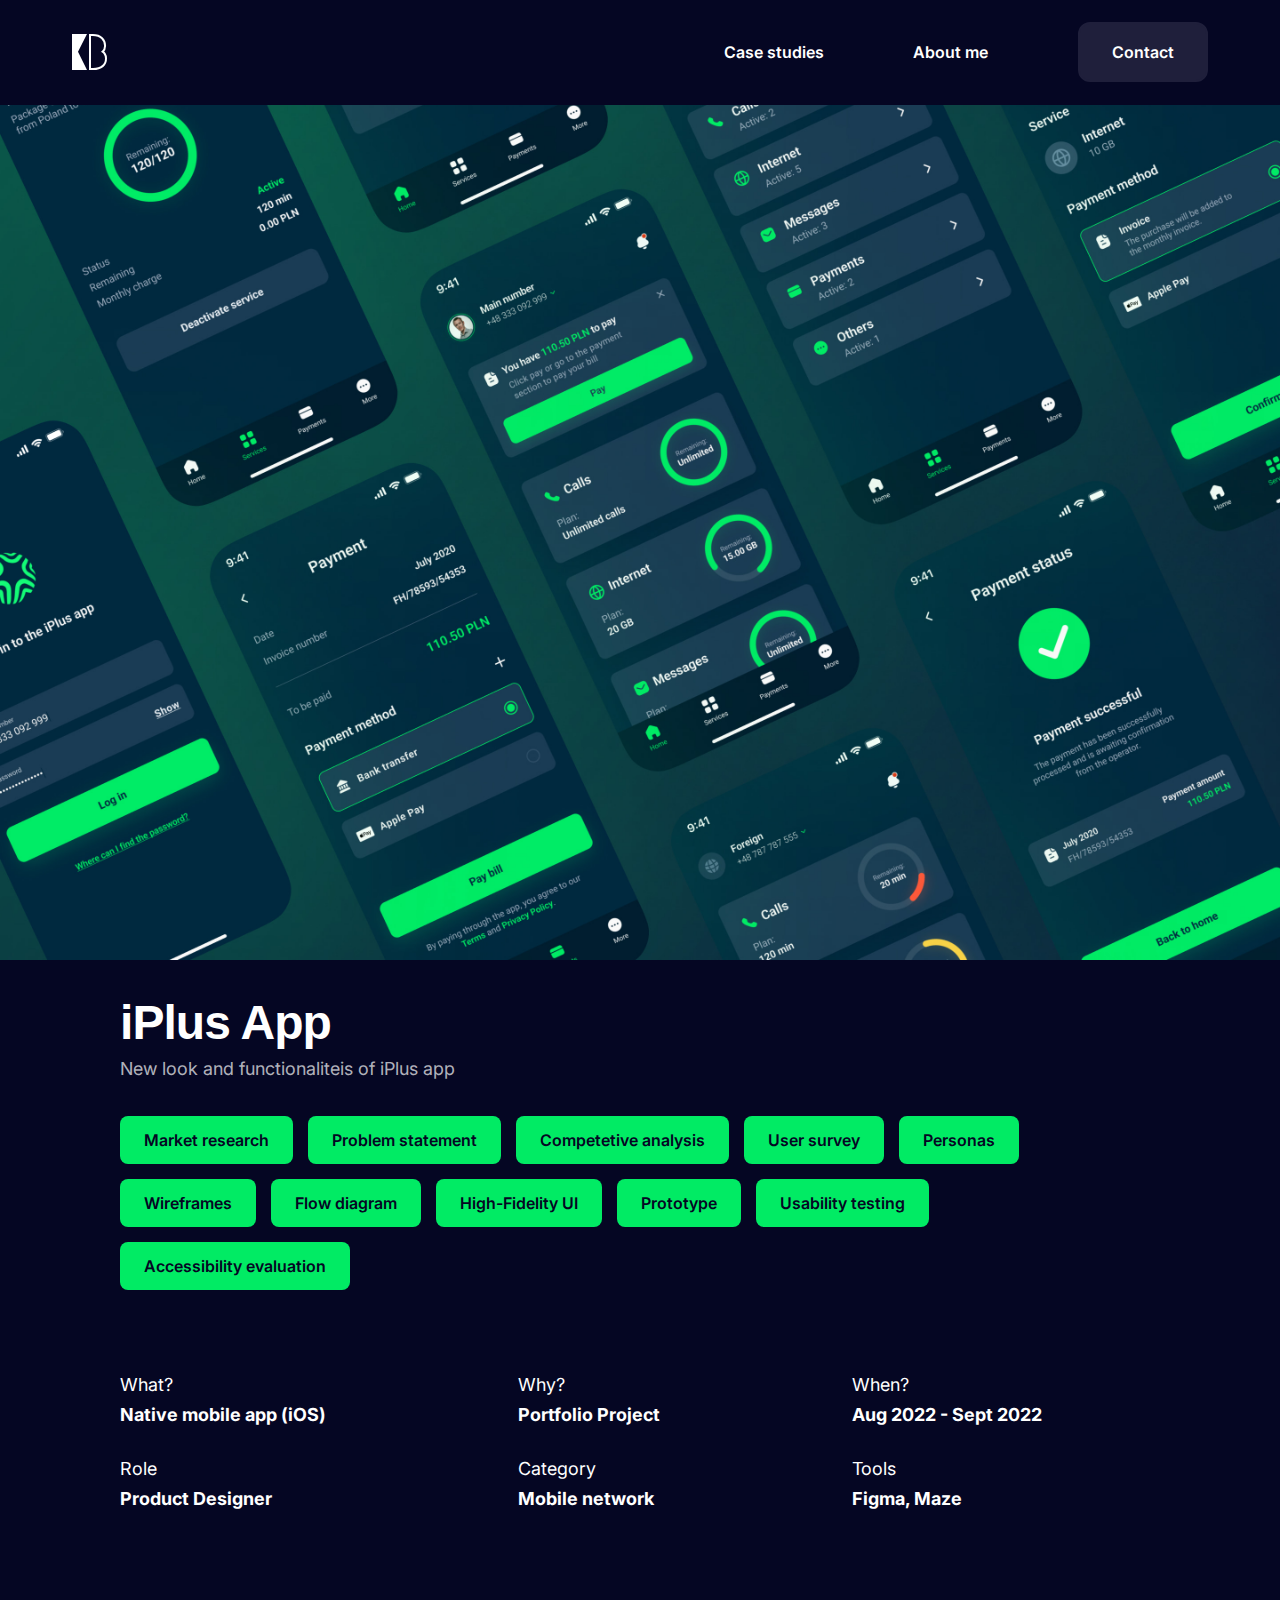
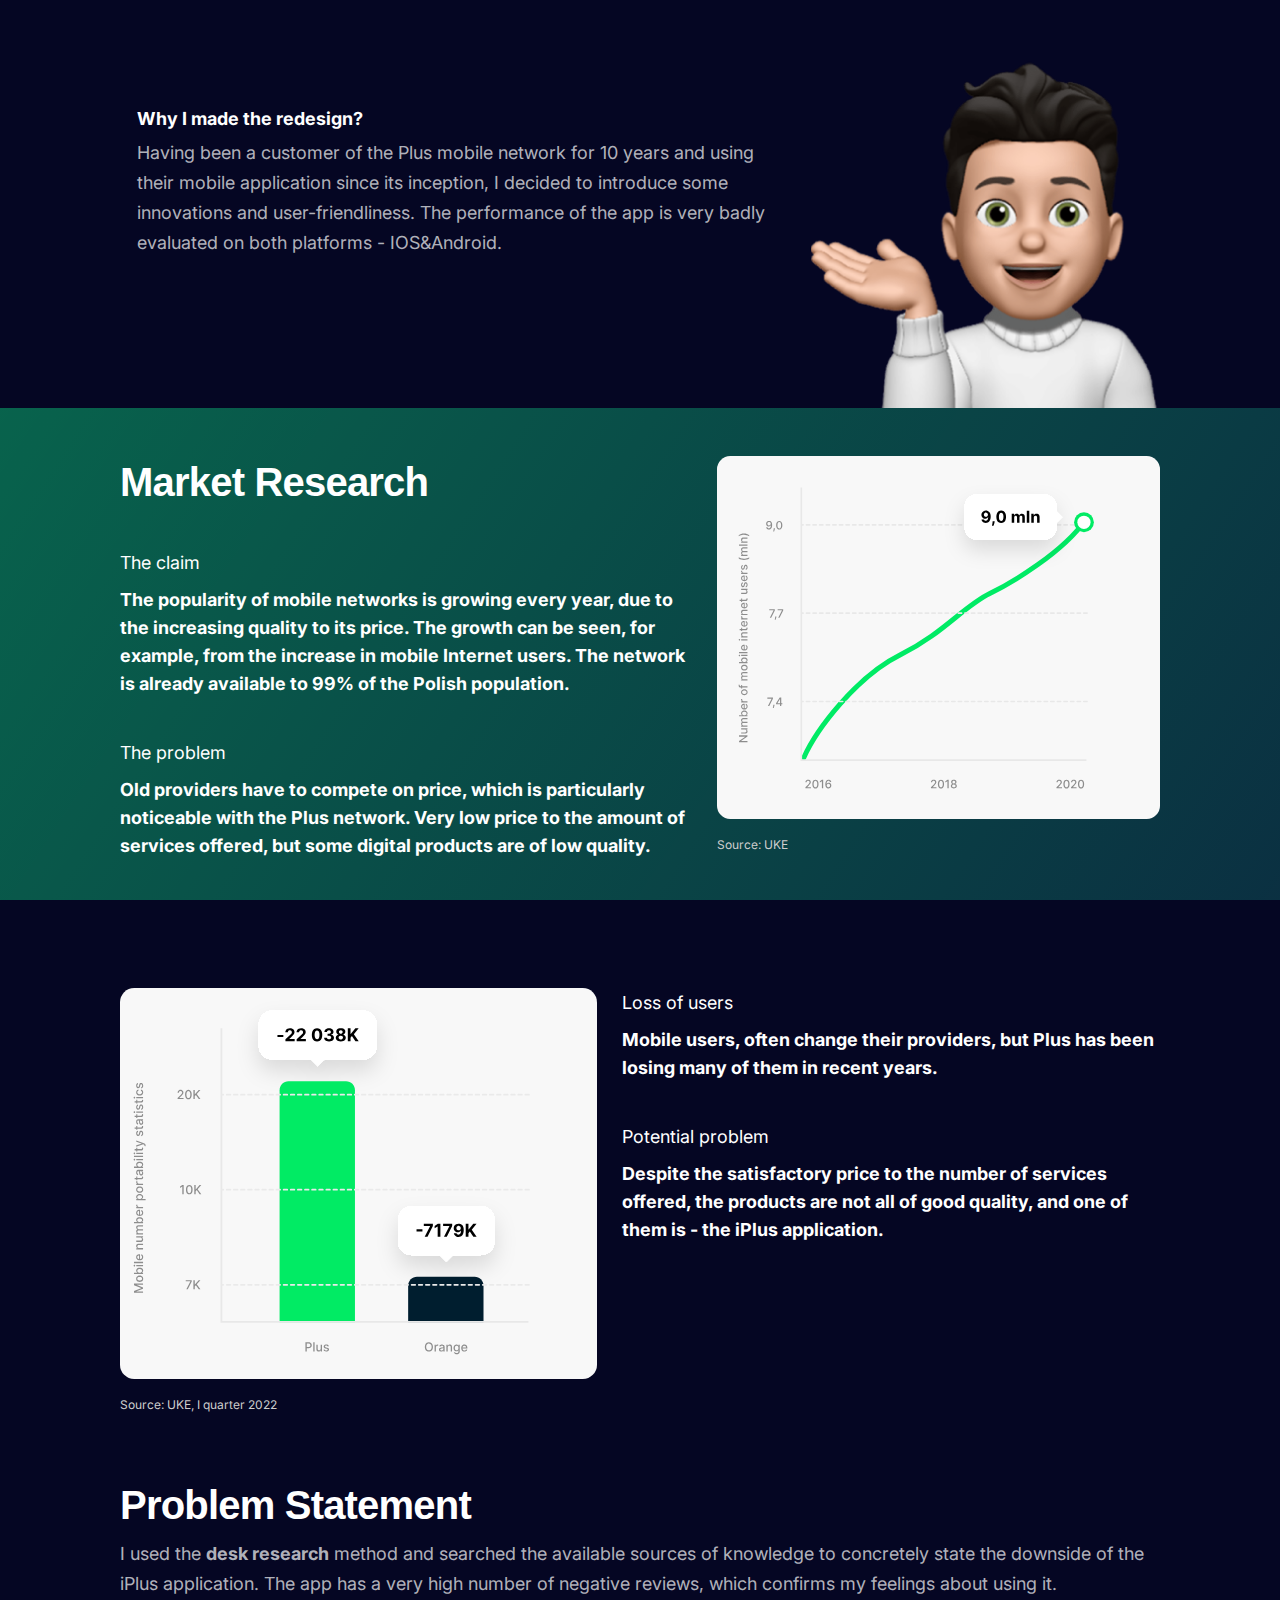
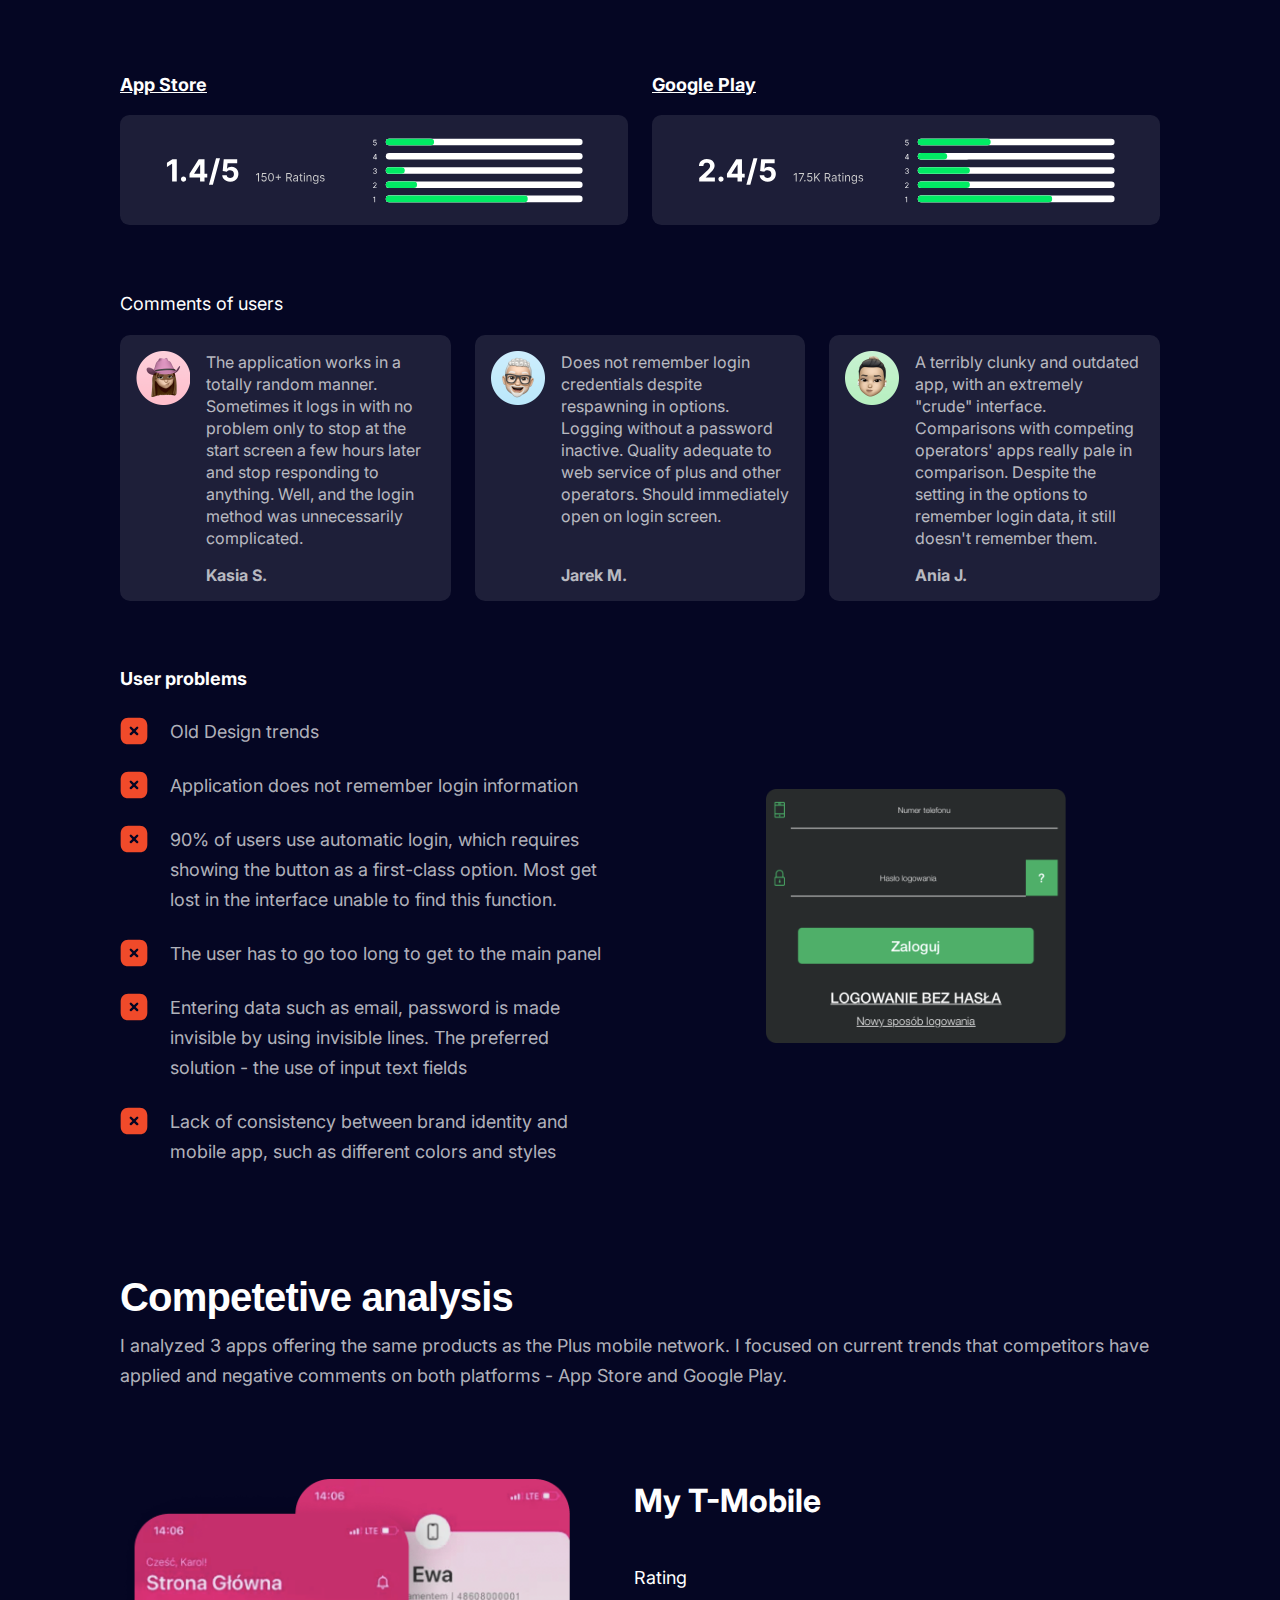
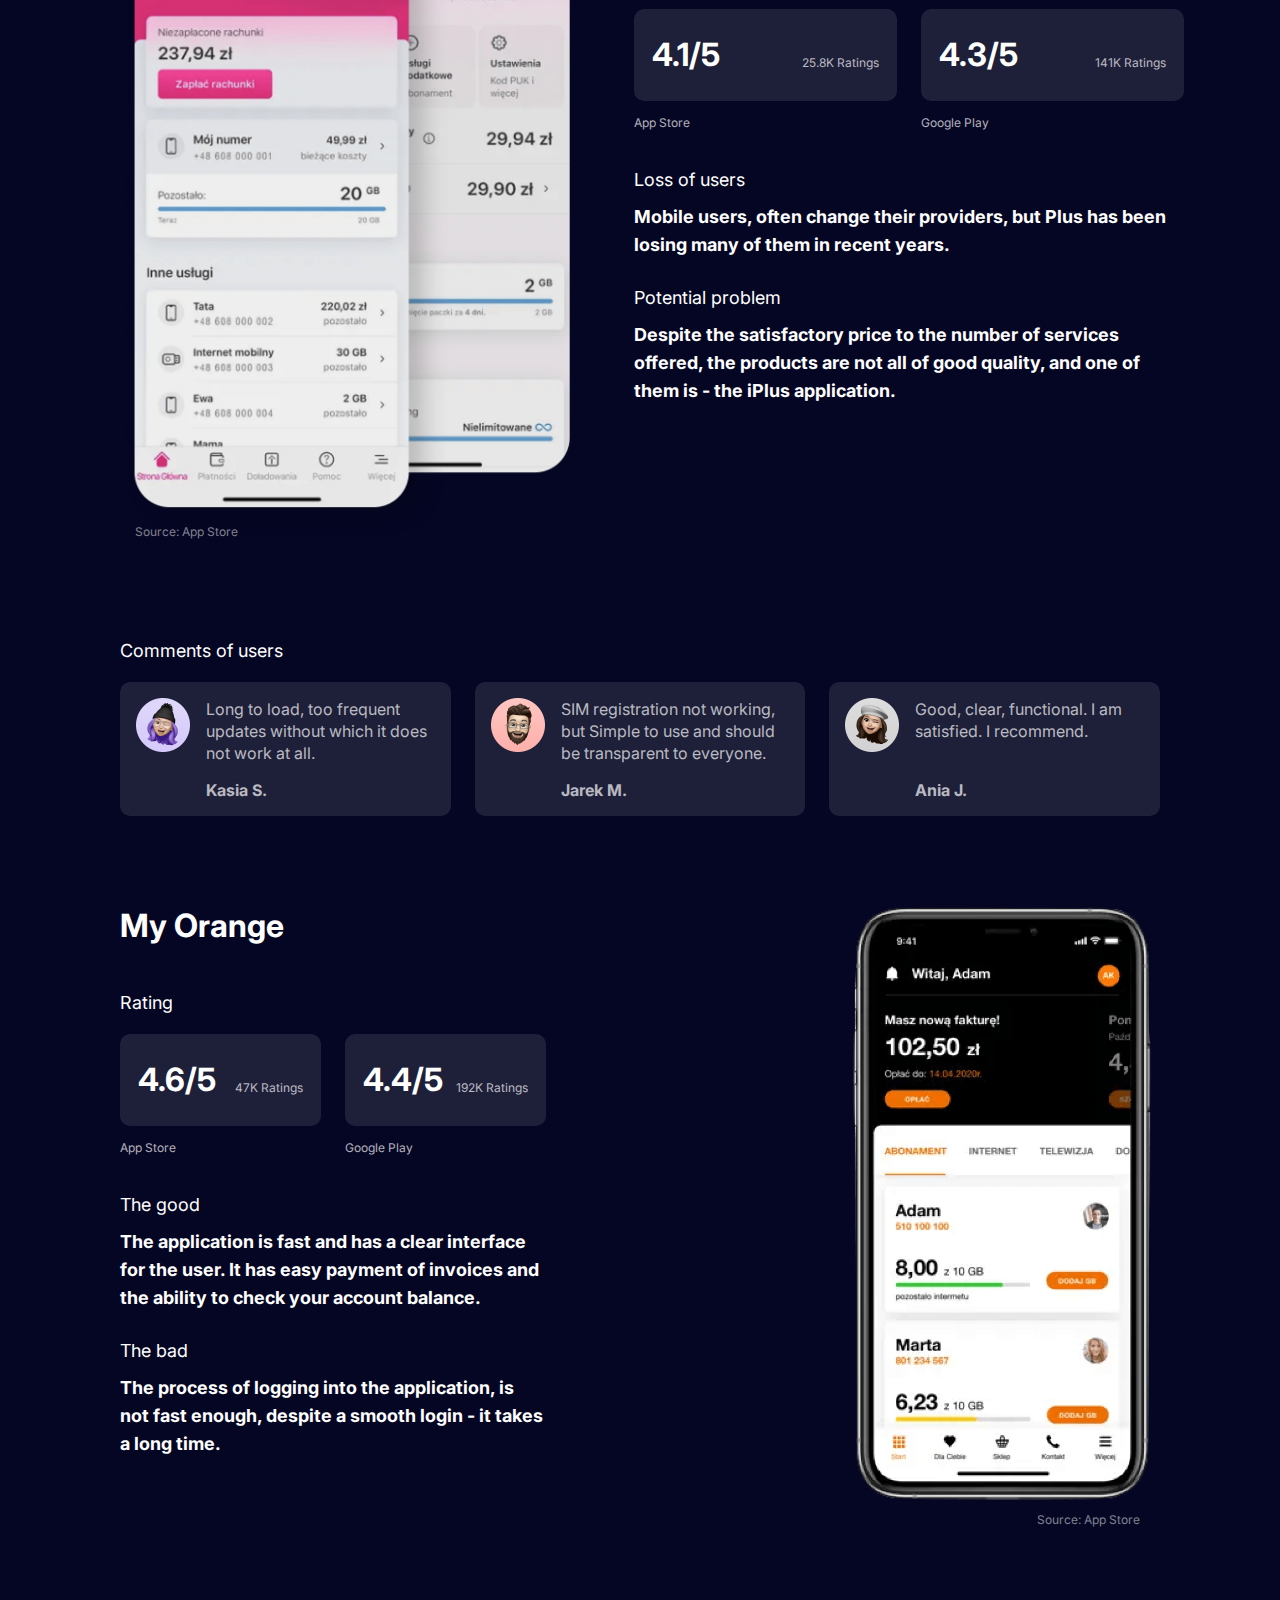
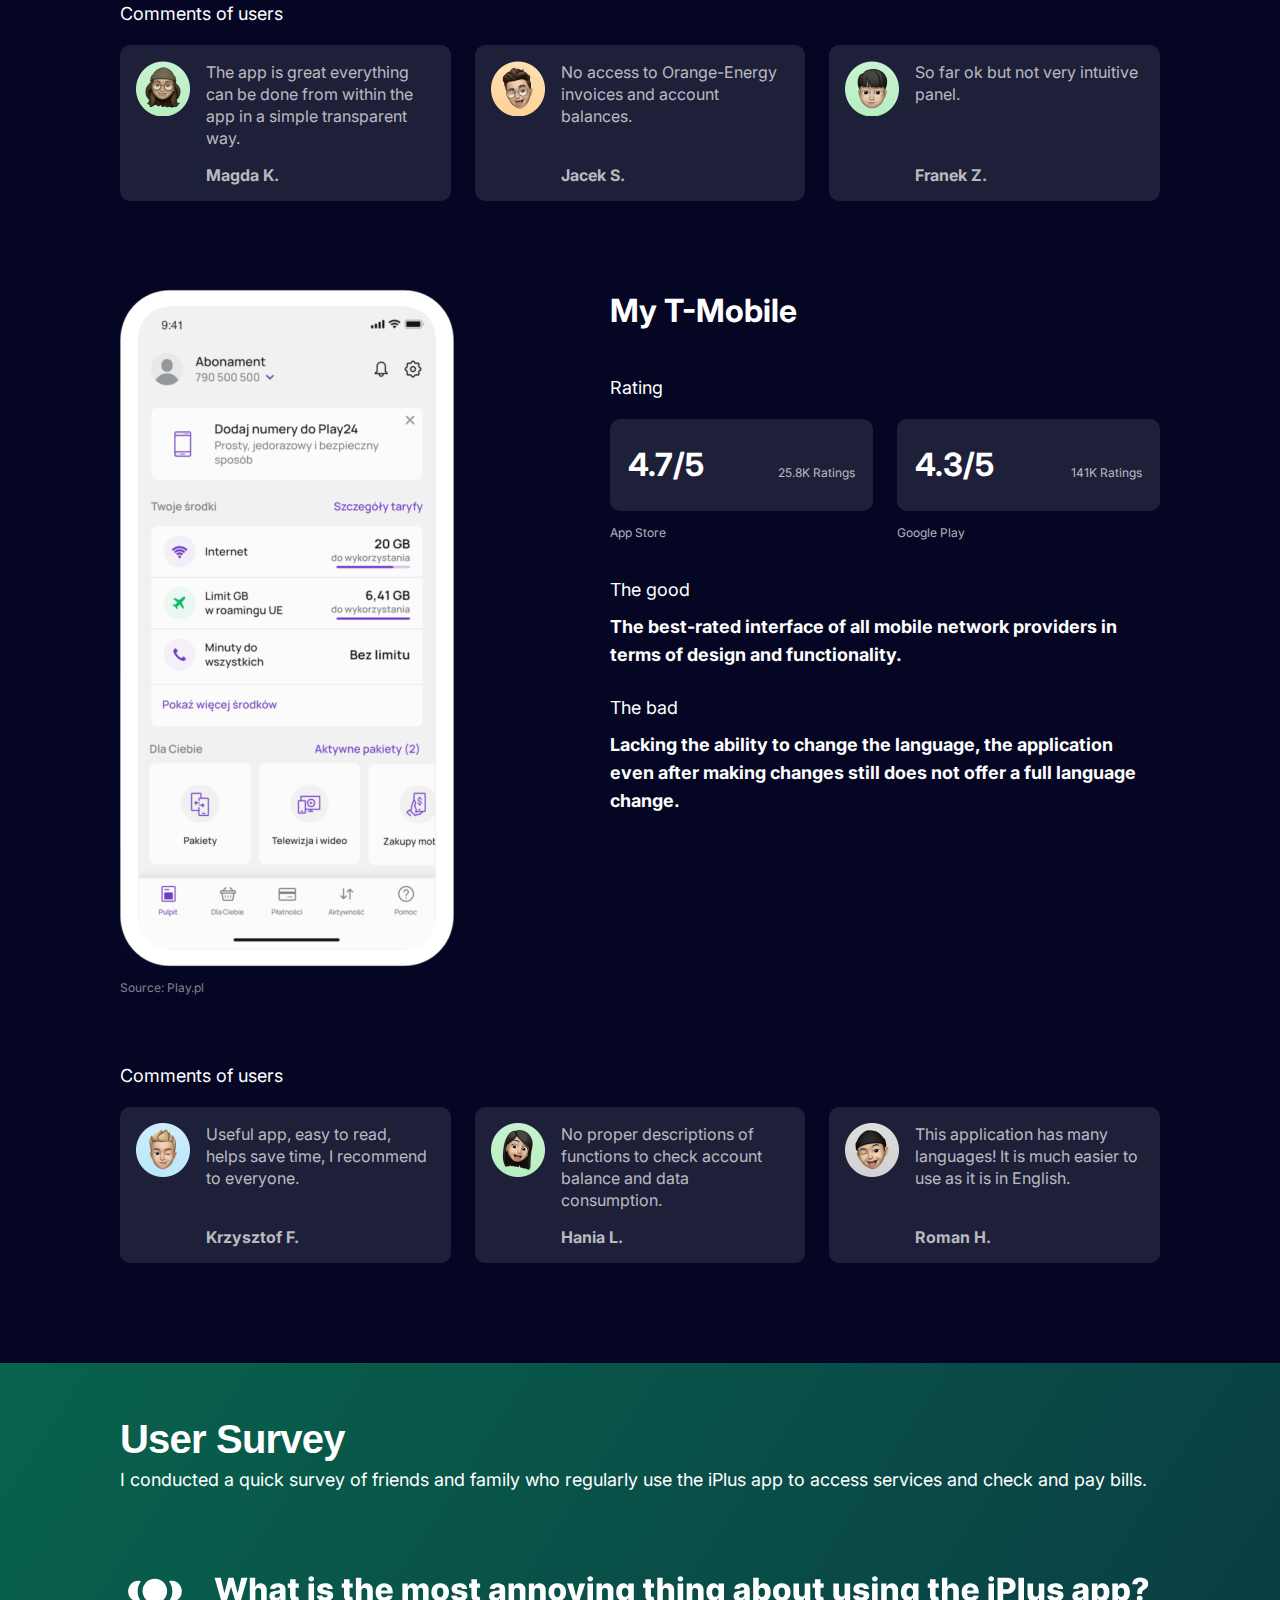
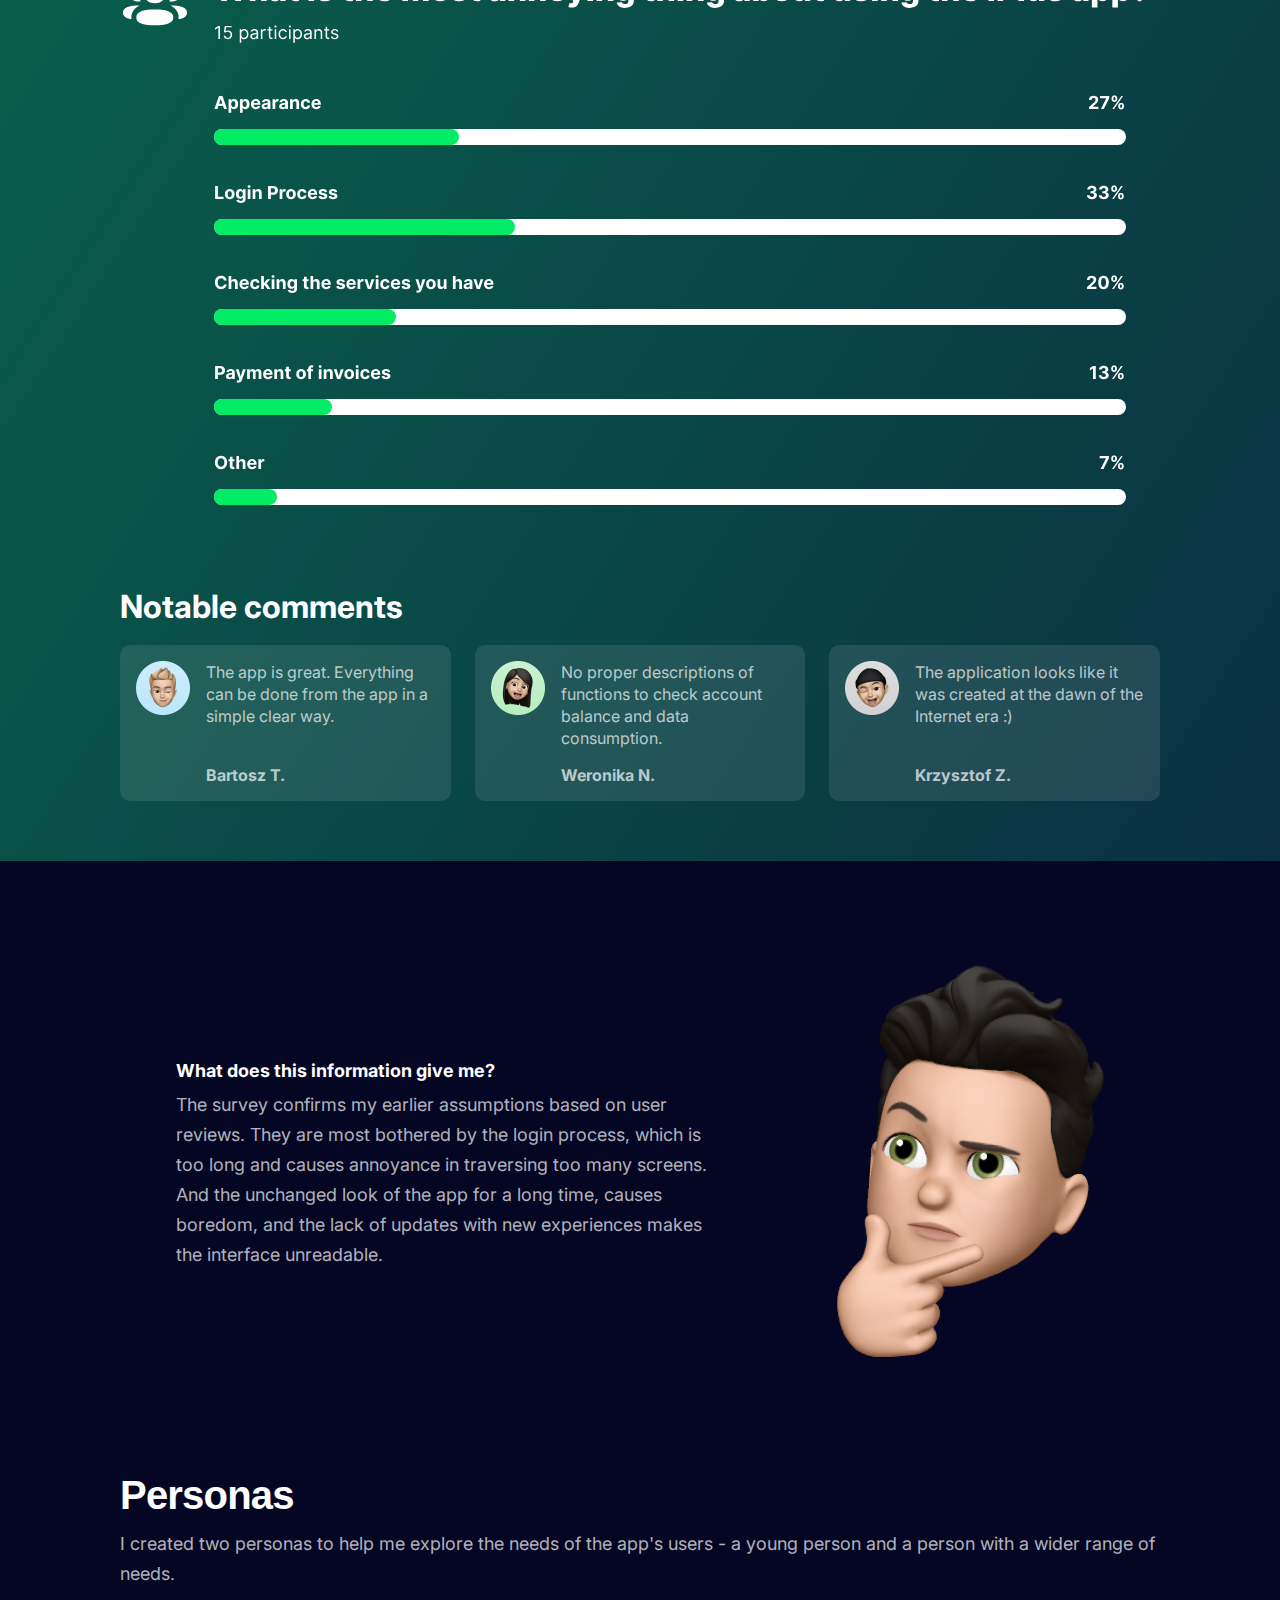
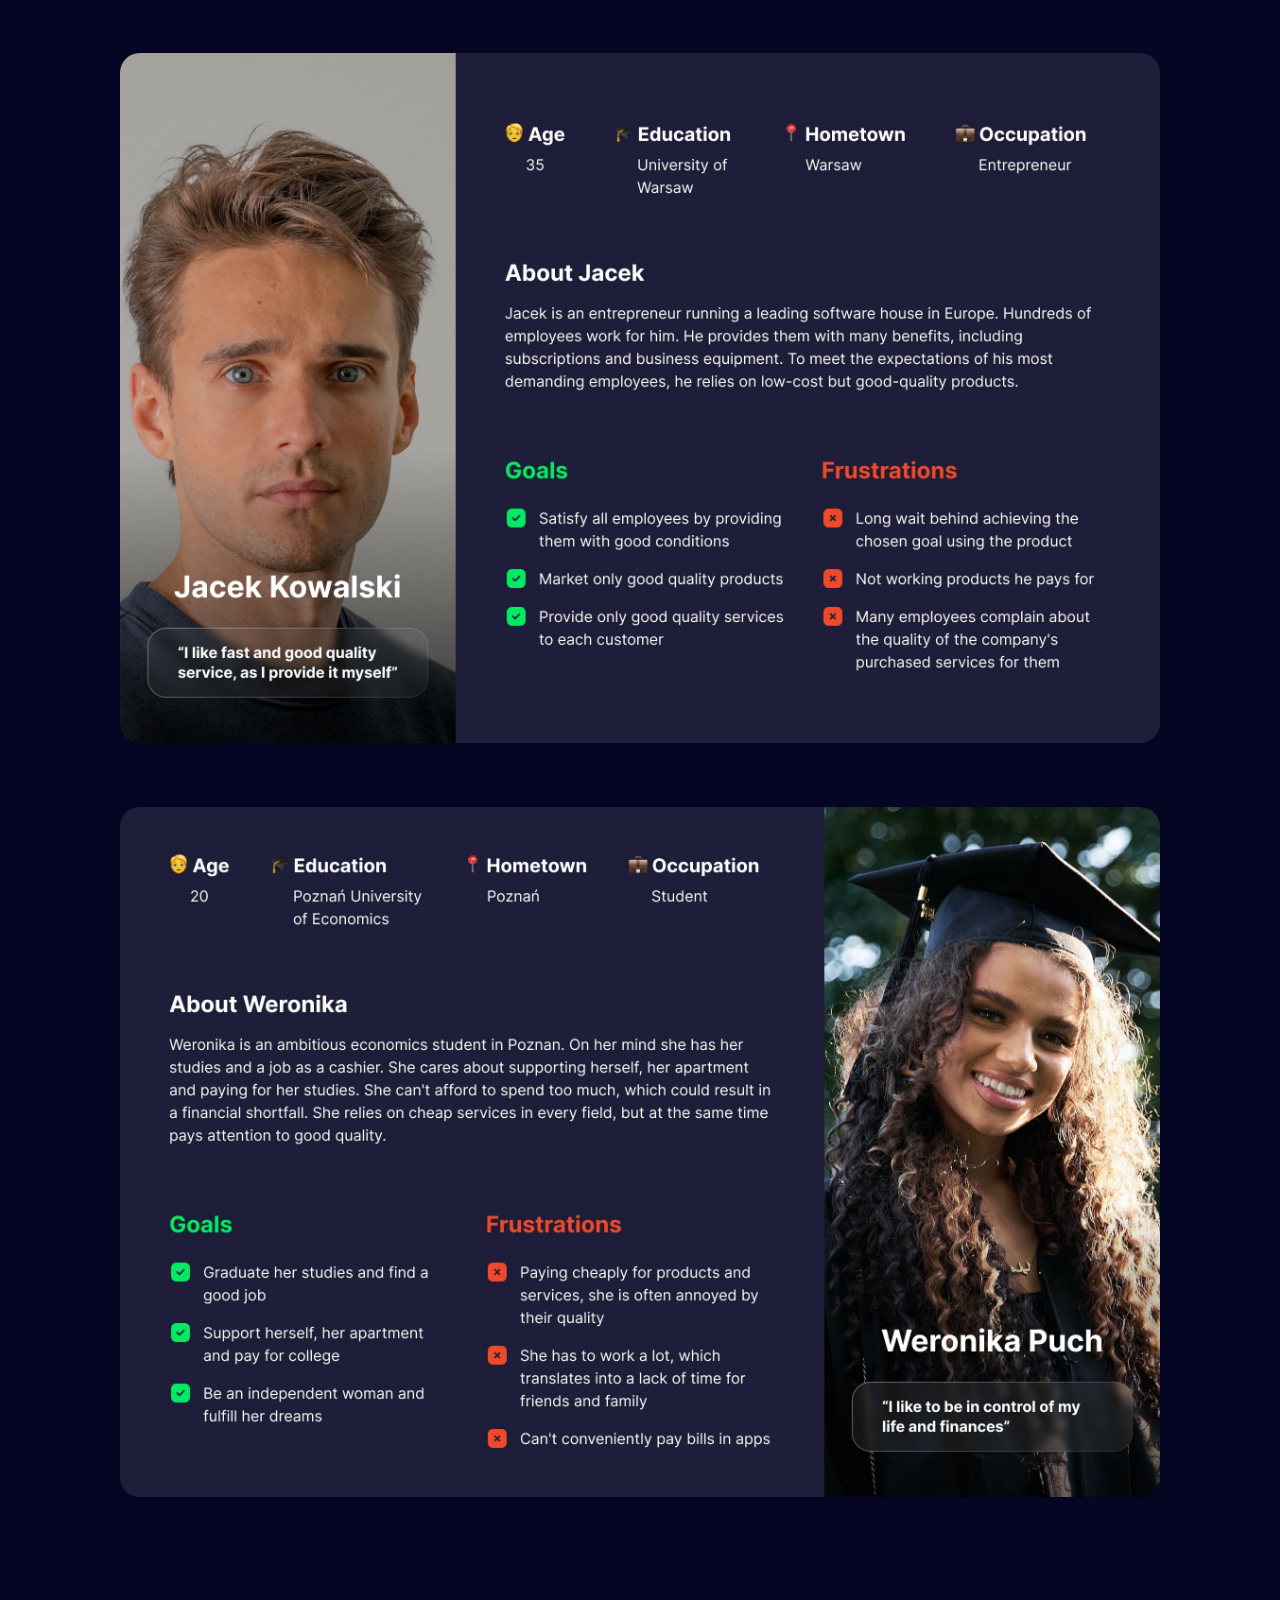
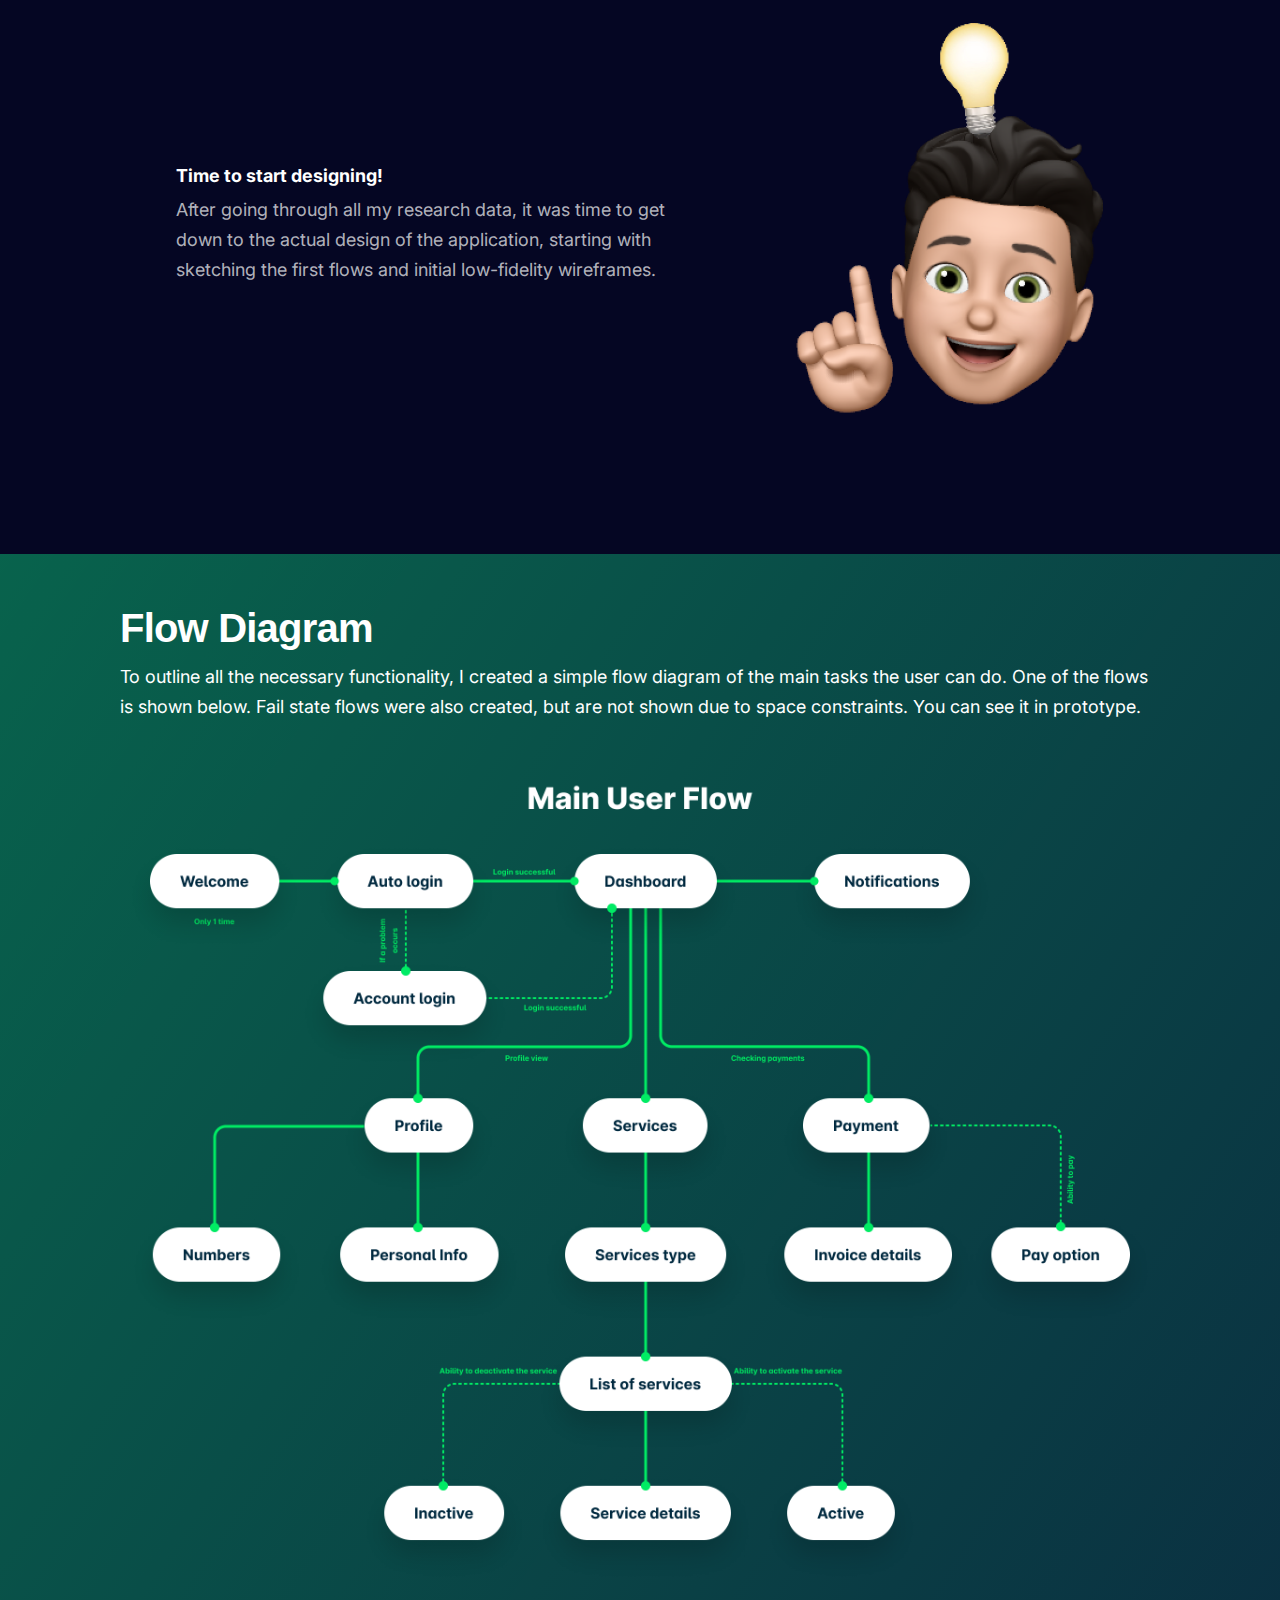
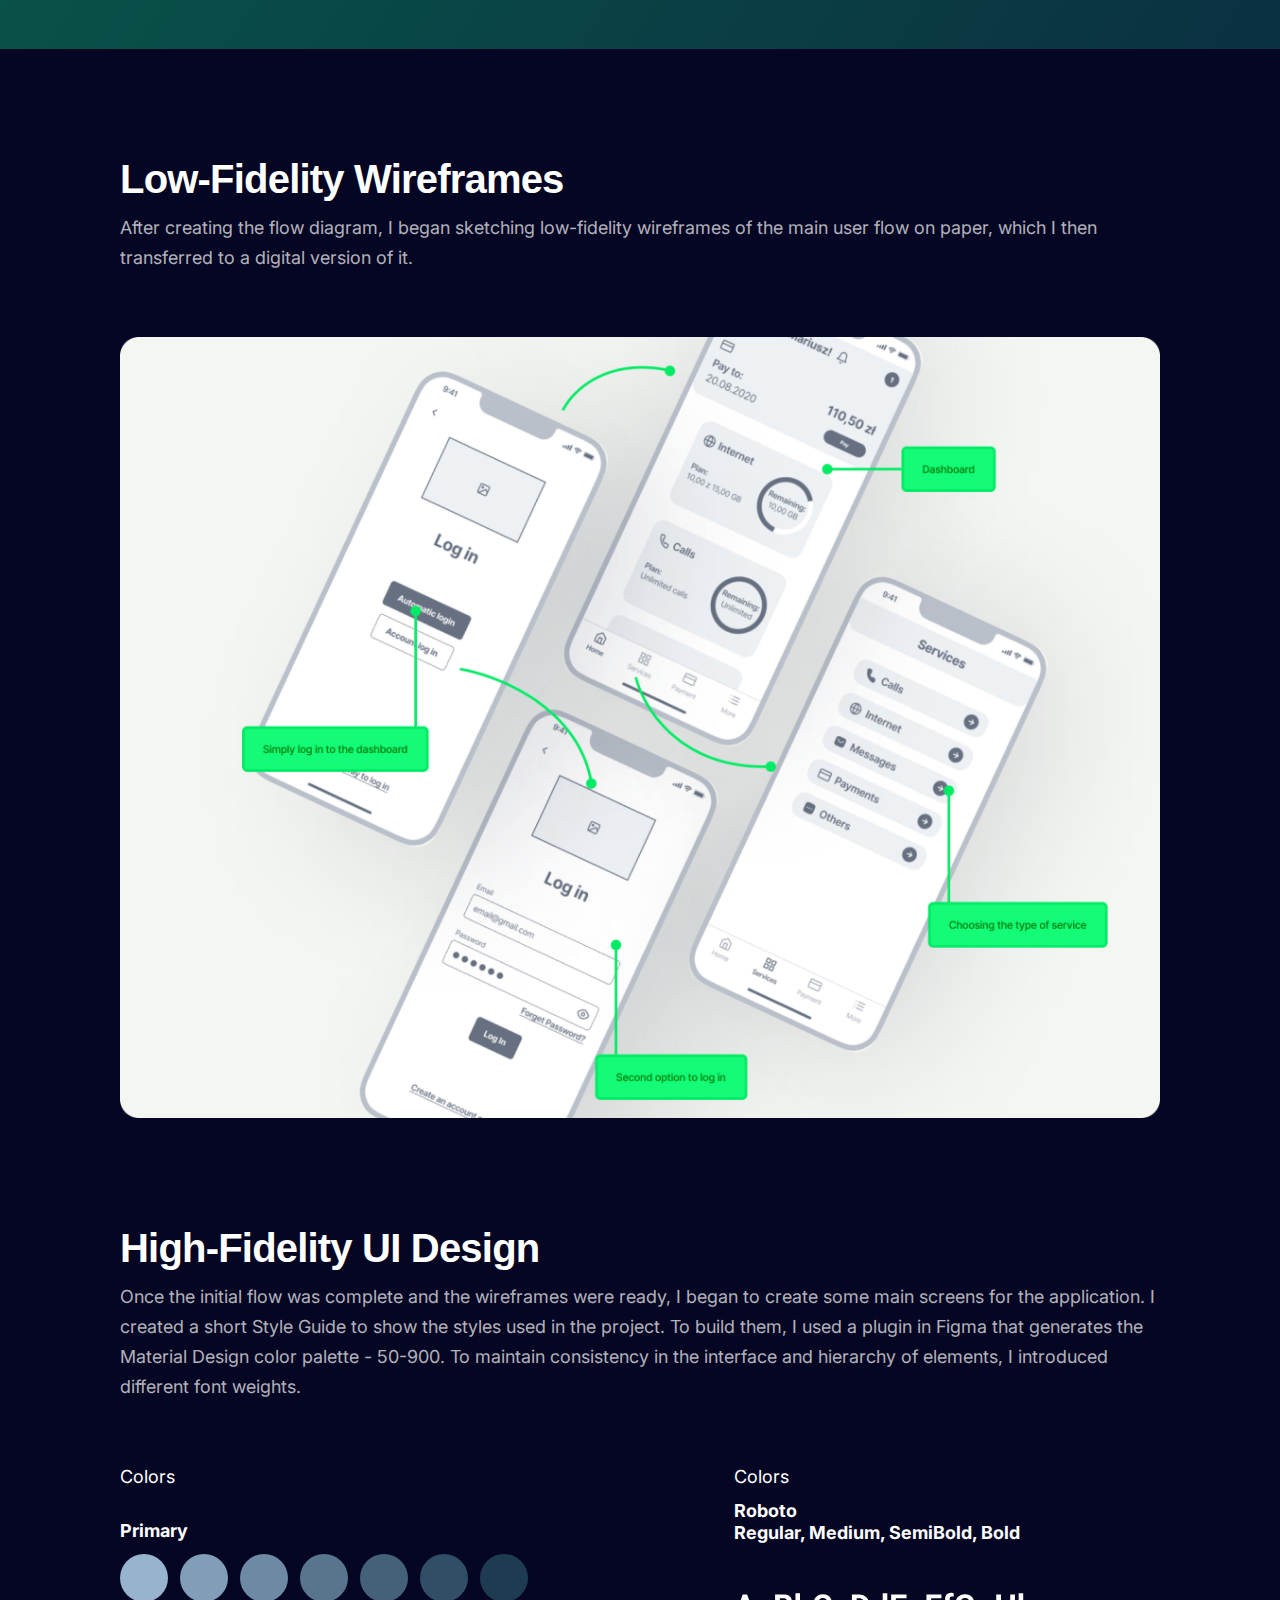
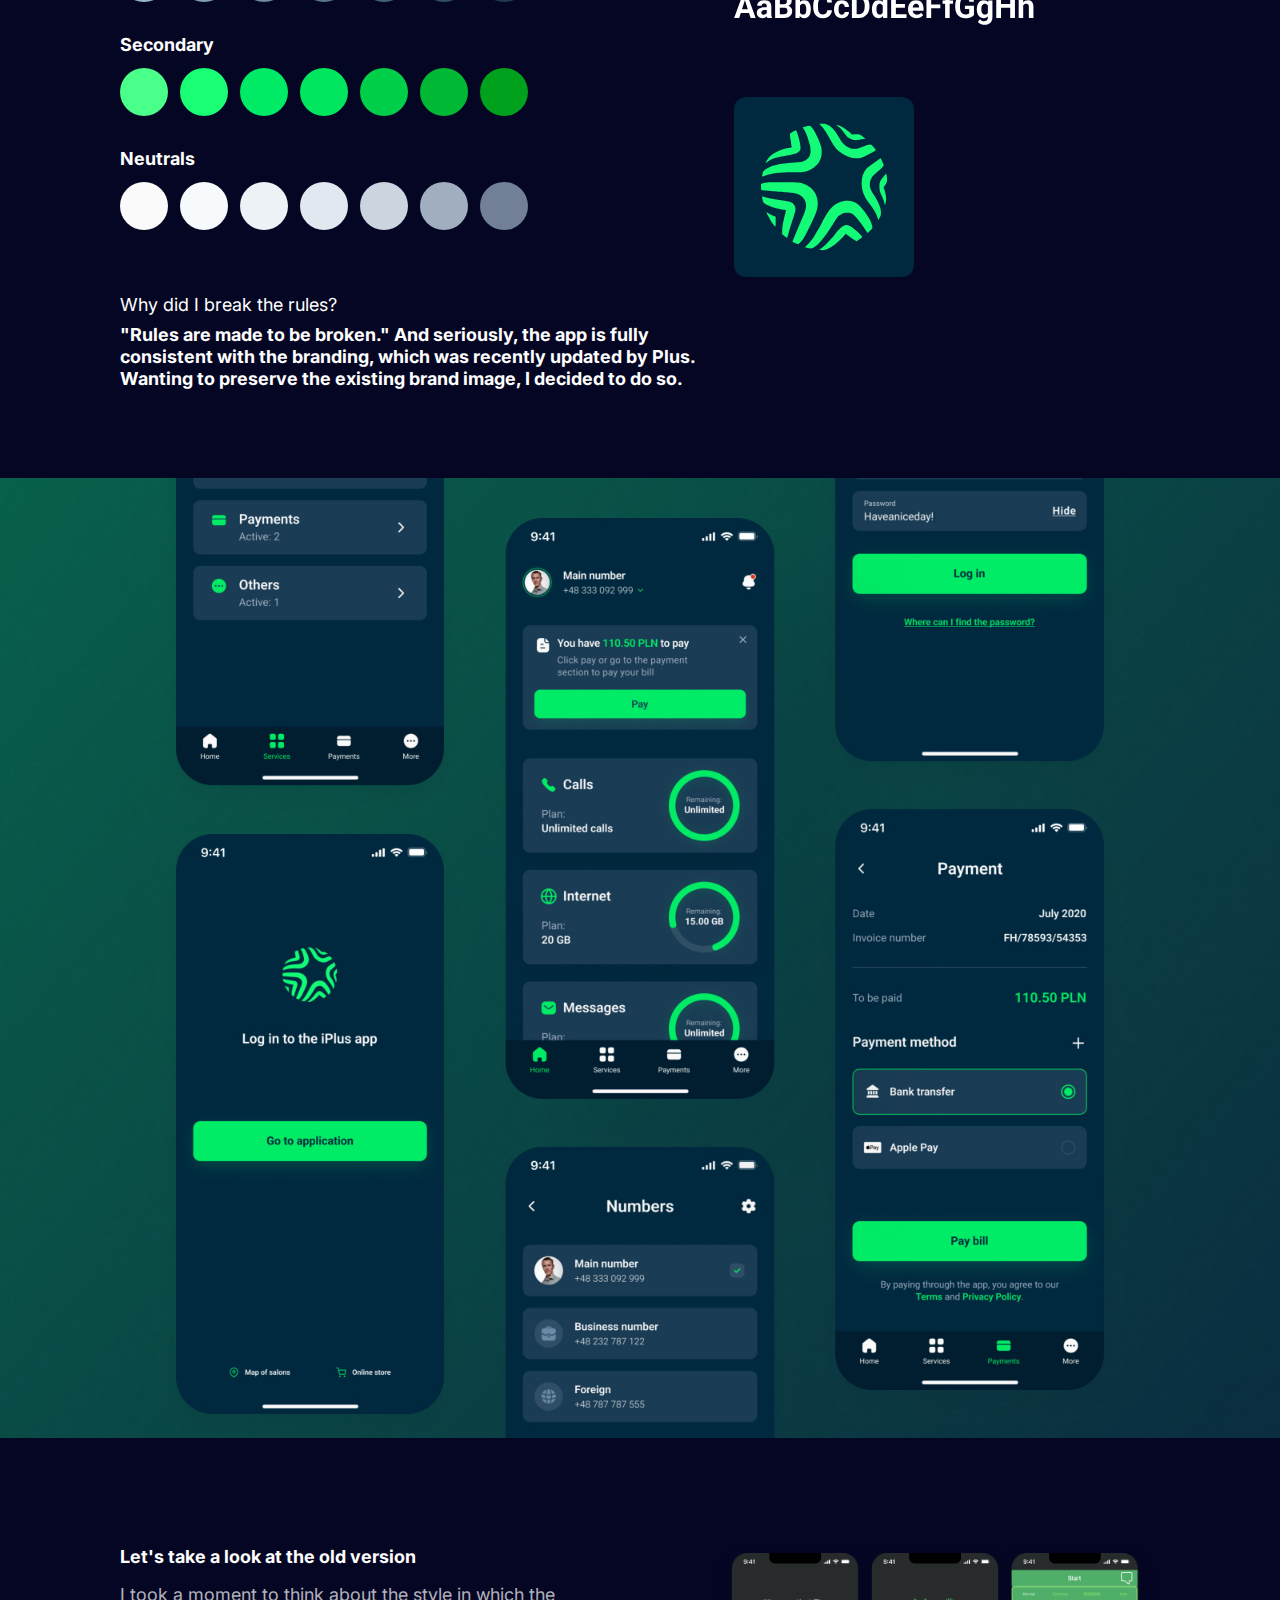
<file: iplus.html>
<!DOCTYPE html>
<html lang="en">

<head>
    <meta charset="UTF-8">
    <meta http-equiv="X-UA-Compatible" content="IE=edge">
    <meta name="viewport" content="width=device-width, initial-scale=1.0">
    <title>Bart Kuchcinski | Product Designer</title>
    <link rel="icon" type="image/svg" href="./img/icon/favicon.svg">
    <link rel="preconnect" href="https://fonts.googleapis.com">
    <link rel="preconnect" href="https://fonts.gstatic.com" crossorigin>
    <link href="https://fonts.googleapis.com/css2?family=Inter:wght@400;600;700;800;900&display=swap" rel="stylesheet">
    <link rel="stylesheet" href="./css/style-iplus-now.css">
    <link rel="stylesheet" href="./css/nav.css">
    <script src="./js/script-index.js" defer></script>
</head>
<nav class="nav">
    <div class="nav__container container">
        <a href="#" class="nav__logo"><img src="./img/index/logo.svg" alt="Bart's portfolio logo"></a>
        <button class="nav__hamburger"><img src="./img/index/hamburger.svg" alt="drirectory"></button>
        <div class="nav__links">
            <a href="/#case-studies" class="nav__link text text--first">Case studies</a>
            <a href="/#know-me-better" class="nav__link text text--first">About me</a>
            <a href="/#contact-me" class="nav__link--btn btn-index text text--first">Contact</a>
        </div>
    </div>
    <div class="nav__popup nav__popup--hidden">
        <a href="/#case-studies" class="nav__link text text--navpopup nav-item">Case studies</a>
        <a href="/#know-me-better" class="nav__link text text--navpopup nav-item">About me</a>
        <a href="/#contact-me" class="nav__link--btn btn-index text text--navpopup nav-item">Contact</a>
    </div>
</nav>
<main>
    <section class="hero">
        <img class="hero__img" src="./img/main-mokcup-iplus.jpg" alt="iPlus mockup">
    </section>
    <section class="iplus-app">
        <div class="container">
            <div class="iplus-app__content">
                <h1 class="heading heading-first">iPlus App</h1>
                <p class="text text-seventh">New look and functionaliteis of iPlus app</p>
                <div class="iplus-app__items">
                    <a href="#market-research" class="iplus-app__item text-navitem">Market research</a>
                    <a href="#problem-statement" class="iplus-app__item text-navitem">Problem statement</a>
                    <a href="#competetive-analysis" class="iplus-app__item text-navitem">Competetive analysis</a>
                    <a href="#user-survey" class="iplus-app__item text-navitem">User survey</a>
                    <a href="#personas" class="iplus-app__item text-navitem">Personas</a>
                    <a href="#wireframes" class="iplus-app__item text-navitem">Wireframes</a>
                    <a href="#flow-diagram" class="iplus-app__item text-navitem">Flow diagram</a>
                    <a href="#high-fidelity" class="iplus-app__item text-navitem">High-Fidelity UI</a>
                    <a href="#prototype" class="iplus-app__item text-navitem pro-btn">Prototype</a>
                    <a href="#usability" class="iplus-app__item text-navitem">Usability testing</a>
                    <a href="#accessibility" class="iplus-app__item text-navitem">Accessibility evaluation</a>
                </div>
                <div class="iplus-app__answers">
                    <div class="iplus-app__answer">
                        <div class="iplus-app__answer-subelement">
                            <p class="text text-second">What?</p>
                            <strong class="text text-third">Native mobile app (iOS)</strong>
                        </div>
                        <div class="iplus-app__answer-subelement">
                            <p class="text text-second">Role</p>
                            <strong class="text text-third">Product Designer</strong>
                        </div>
                    </div>
                    <div class="iplus-app__answer">
                        <div class="iplus-app__answer-subelement">
                            <p class="text text-second">Why?</p>
                            <strong class="text text-third">Portfolio Project</strong>
                        </div>
                        <div class="iplus-app__answer-subelement">
                            <p class="text text-second">Category</p>
                            <strong class="text text-third">Mobile network</strong>
                        </div>
                    </div>
                    <div class="iplus-app__answer">
                        <div class="iplus-app__answer-subelement">
                            <p class="text text-second">When?</p>
                            <strong class="text text-third">Aug 2022 - Sept 2022</strong>
                        </div>
                        <div class="iplus-app__answer-subelement">
                            <p class="text text-second">Tools</p>
                            <strong class="text text-third">Figma, Maze</strong>
                        </div>
                    </div>
                </div>
                <div class="iplus-app__bottom">
                    <div class="iplus-app__info">
                        <p class="iplus-app__info-title text text-third">Why I made the redesign?</p>
                        <p class="text text-seventh">Having been a customer of the Plus mobile network for 10 years and
                            using
                            their mobile
                            application since its inception, I decided to introduce some innovations and
                            user-friendliness. The performance of the app is very badly evaluated on both platforms -
                            IOS&Android.</p>
                    </div>
                    <img class="iplus-app__info-img" src="./img/bart.png" alt="Bart photo">
                </div>
            </div>
        </div>
    </section>
    <section id="market-research" class="market-research">
        <div class="container">
            <div class="market-research__content">
                <div class="market-research__text">
                    <h2 class="heading heading-second">Market Research</h2>
                    <div class="market-research__subtext">
                        <p class="market-research__subtext-title text text-seventh text-seventh-white">The claim</p>
                        <p class="text text-first">The popularity of mobile networks is growing every year, due to the
                            increasing quality to its
                            price. The growth can be seen, for example, from the increase in mobile Internet users. The
                            network is already available to 99% of the Polish population.</p>
                    </div>
                    <div class="market-research__subtext">
                        <p class="market-research__subtext-title text text-seventh text-seventh-white">The problem</p>
                        <p class="text text-first">Old providers have to compete on price, which is particularly
                            noticeable with the Plus network.
                            Very low price to the amount of services offered, but some digital products are of low
                            quality.
                        </p>
                    </div>
                </div>
                <div class="market-research__image">
                    <img src="./img/chart.svg" alt="chart">
                    <p class="market-research__image-source text text-eighth">Source: UKE</p>
                </div>
            </div>
        </div>
    </section>
    <section class="market-research2">
        <div class="container">
            <div class="market-research__content market-research__content--another">
                <div class="market-research__image">
                    <img src="./img/chart-two.svg" alt="chart">
                    <p class="market-research__image-source text text-eighth">Source: UKE, I quarter 2022</p>
                </div>
                <div class="market-research__text">
                    <div class="market-research__subtext">
                        <p class="market-research__subtext-title text text-seventh text-seventh-white">Loss of users</p>
                        <p class="text text-first">Mobile users, often change their providers, but Plus has been losing
                            many of them in recent years.</p>
                    </div>
                    <div class="market-research__subtext">
                        <p class="market-research__subtext-title text text-seventh text-seventh-white">Potential problem
                        </p>
                        <p class="text text-first">Despite the satisfactory price to the number of services offered, the
                            products are not all of good quality, and one of them is - the iPlus application.
                        </p>
                    </div>
                </div>
            </div>
        </div>
    </section>
    <section id="problem-statement" class="problem-statement">
        <div class="container">
            <div class="problem-statement__content">
                <div class="problem-statement__header">
                    <h2 class="problem-statement__title heading heading-second">Problem Statement</h2>
                    <p class="text text-seventh">I used the <span class="text text-seventh text-700">desk
                            research</span> method and searched the available sources of
                        knowledge to concretely state the downside of the iPlus application. The app has a very high
                        number of negative reviews, which confirms my feelings about using it.</p>
                </div>
                <div class="problem-statement__reviews">
                    <div class="problem-statement__review">
                        <a href="https://apps.apple.com/pl/app/iplus/id974674099?l=pl" target="_blank"
                            class="problem-statement__review-name text text-first">App Store</a><img
                            class="problem-statement__review-img" src="./img/apple-review.svg" alt="app store review">
                    </div>
                    <div class="problem-statement__review">
                        <a href="https://play.google.com/store/apps/details?id=pl.plus.plusonline&hl=pl&gl=US"
                            target="_blank" class="problem-statement__review-name text text-first">Google Play</a><img
                            class="problem-statement__review-img" src="./img/google-review.svg"
                            alt="google play review">
                    </div>
                </div>
                <div class="comment">
                    <p class="comment__title text text-seventh text-seventh-white">Comments of users</p>
                    <div class="comment__items">
                        <div class="comment__item">
                            <img class="comment__avatar" src="./img/Avatar1.png" alt="user">
                            <div class="comment__text">
                                <p class="text text-fourth text-grey">The application works in a totally random manner.
                                    Sometimes it logs in with no problem
                                    only to stop at the start screen a few hours later and stop responding to anything.
                                    Well, and the login method was unnecessarily complicated.
                                </p>
                                <p class="comment__autor text text-fifth text-grey">Kasia S.</p>
                            </div>
                        </div>
                        <div class="comment__item">
                            <img class="comment__avatar" src="./img/Avatar2.png" alt="user">
                            <div class="comment__text">
                                <p class="text text-fourth text-grey">Does not remember login credentials despite
                                    respawning
                                    in options. Logging without a
                                    password inactive. Quality adequate to web service of plus and other operators.
                                    Should
                                    immediately open on login screen.</p>
                                <p class="comment__autor text text-fifth text-grey">Jarek M.</p>
                            </div>
                        </div>
                        <div class="comment__item">
                            <img class="comment__avatar" src="./img/Avatar3.png" alt="user">
                            <div class="comment__text">
                                <p class="text text-fourth text-grey">A terribly clunky and outdated app, with an
                                    extremely
                                    "crude" interface. Comparisons with
                                    competing operators' apps really pale in comparison. Despite the setting in the
                                    options
                                    to remember login data, it still doesn't remember them.</p>
                                <p class="comment__autor text text-fifth text-grey">Ania J.</p>
                            </div>
                        </div>
                    </div>
                </div>
                <div class="usage-problems">
                    <div class="usage-problems__box">
                        <p class="text text-first">User problems</p>
                        <div class="usage-problems__item">
                            <img src="./img/close.svg" alt="">
                            <p class="text text-seventh text-grey">Old Design trends</p>
                        </div>
                        <div class="usage-problems__item">
                            <img src="./img/close.svg" alt="">
                            <p class="text text-seventh text-grey">Application does not remember login
                                information</p>
                        </div>
                        <div class="usage-problems__item">
                            <img src="./img/close.svg" alt="">
                            <p class="text text-seventh text-grey">90% of users use automatic login, which
                                requires showing the button as a first-class option. Most get lost in the
                                interface unable to find this function.</p>
                        </div>
                        <div class="usage-problems__item">
                            <img src="./img/close.svg" alt="">
                            <p class="text text-seventh text-grey">The user has to go too long to get to the
                                main panel</p>
                        </div>
                        <div class="usage-problems__item">
                            <img src="./img/close.svg" alt="">
                            <p class="text text-seventh text-grey">Entering data such as email, password is made
                                invisible by using invisible lines. The preferred solution - the use of input
                                text fields</p>
                        </div>
                        <div class="usage-problems__item">
                            <img src="./img/close.svg" alt="">
                            <p class="text text-seventh text-grey">Lack of consistency between brand identity
                                and mobile app, such as different colors and styles</p>
                        </div>
                    </div>
                    <div class="usage-problems__img">
                        <img src="./img/login-panel.png" alt="old login panel">
                    </div>
                </div>
            </div>
        </div>
    </section>
    <section id="competetive-analysis" class="competetive-analysis">
        <div class="container">
            <div class="competetive-analysis__top">
                <h2 class="competetive-analysis__title heading heading-second">Competetive analysis</h2>
                <p class="text text-seventh text-grey">I analyzed 3 apps offering the same products as the Plus mobile
                    network. I focused on current trends that competitors have applied and negative comments on both
                    platforms - App Store and Google Play.</p>
            </div>
            <div class="competetive-analysis__section">
                <div class="competetive-analysis__section-top">
                    <div class="competetive-analysis__section-top-imgbox">
                        <img class="competetive-analysis__section-top-img" src="./img/tmobile.png" alt="tmobile mockup">
                        <p class="competetive-analysis__section-top-img-source text text-eighth text-muted">Source: App
                            Store</p>
                    </div>
                    <div class="competetive-analysis__section-top-description">
                        <h3 class="text text-sixth">My T-Mobile</h3>
                        <p class="text text-seventh text-seventh-white competetive-analysis__reviews-title">Rating</p>
                        <div class="competetive-analysis__reviews">
                            <div class="competetive-analysis__review">
                                <div class="competetive-analysis__review">
                                    <div class="competetive-analysis__review-body">
                                        <p class="text text-sixth">4.1/5</p>
                                        <p class="competetive-analysis__review-ratings text text-eighth text-grey">25.8K
                                            Ratings</p>
                                    </div>
                                    <p class="competetive-analysis__review-text  text text-eighth text-grey">App Store
                                    </p>
                                </div>
                            </div>
                            <div class="competetive-analysis__review">
                                <div class="competetive-analysis__review">
                                    <div class="competetive-analysis__review-body">
                                        <p class="text text-sixth">4.3/5</p>
                                        <p class="competetive-analysis__review-ratings text text-eighth text-grey">141K
                                            Ratings</p>
                                    </div>
                                    <p class="competetive-analysis__review-text  text text-eighth text-grey">Google Play
                                    </p>
                                </div>
                            </div>
                        </div>
                        <div class="competetive-analysis__text">
                            <div class="competetive-analysis__subtext">
                                <p class="competetive-analysis__subtext-title text text-seventh text-seventh-white">Loss
                                    of
                                    users</p>
                                <p class="text text-first">Mobile users, often change their providers, but Plus has been
                                    losing
                                    many of them in recent years.</p>
                            </div>
                            <div class="competetive-analysis__subtext">
                                <p class="competetive-analysis__subtext-title text text-seventh text-seventh-white">
                                    Potential
                                    problem
                                </p>
                                <p class="text text-first">Despite the satisfactory price to the number of services
                                    offered, the
                                    products are not all of good quality, and one of them is - the iPlus application.
                                </p>
                            </div>
                        </div>
                    </div>
                </div>
                <div class="comment">
                    <p class="comment__title text text-seventh text-seventh-white">Comments of users</p>
                    <div class="comment__items">
                        <div class="comment__item">
                            <img class="comment__avatar" src="./img/Avatar4.png" alt="user">
                            <div class="comment__text">
                                <p class="text text-fourth text-grey">Long to load, too frequent updates without which
                                    it
                                    does not work at all.
                                </p>
                                <p class="comment__autor text text-fifth text-grey">Kasia S.</p>
                            </div>
                        </div>
                        <div class="comment__item">
                            <img class="comment__avatar" src="./img/Avatar5.png" alt="user">
                            <div class="comment__text">
                                <p class="text text-fourth text-grey">SIM registration not working, but Simple to use
                                    and
                                    should be transparent to everyone.</p>
                                <p class="comment__autor text text-fifth text-grey">Jarek M.</p>
                            </div>
                        </div>
                        <div class="comment__item">
                            <img class="comment__avatar" src="./img/Avatar6.png" alt="user">
                            <div class="comment__text">
                                <p class="text text-fourth text-grey">Good, clear, functional. I am satisfied. I
                                    recommend.
                                </p>
                                <p class="comment__autor text text-fifth text-grey">Ania J.</p>
                            </div>
                        </div>
                    </div>
                </div>
            </div>
            <div class="competetive-analysis__section">
                <div class="competetive-analysis__section-top">
                    <div
                        class="competetive-analysis__section-top-imgbox competetive-analysis__section-top-imgbox--reverse">
                        <img class="competetive-analysis__section-top-img competetive-analysis__section-top-img-one"
                            src="./img/orange.png" alt="orange mockup">
                        <p
                            class="competetive-analysis__section-top-img-source competetive-analysis__section-top-img-source--one text text-eighth text-muted">
                            Source: App Store</p>
                    </div>
                    <div
                        class="competetive-analysis__section-top-description competetive-analysis__section-top-description--reverse">
                        <h3 class="text text-sixth">My Orange</h3>
                        <p class="text text-seventh text-seventh-white competetive-analysis__reviews-title">Rating</p>
                        <div class="competetive-analysis__reviews">
                            <div class="competetive-analysis__review">
                                <div class="competetive-analysis__review">
                                    <div class="competetive-analysis__review-body">
                                        <p class="text text-sixth">4.6/5</p>
                                        <p class="competetive-analysis__review-ratings text text-eighth text-grey">47K
                                            Ratings</p>
                                    </div>
                                    <p class="competetive-analysis__review-text  text text-eighth text-grey">App Store
                                    </p>
                                </div>
                            </div>
                            <div class="competetive-analysis__review">
                                <div class="competetive-analysis__review">
                                    <div class="competetive-analysis__review-body">
                                        <p class="text text-sixth">4.4/5</p>
                                        <p class="competetive-analysis__review-ratings text text-eighth text-grey">192K
                                            Ratings</p>
                                    </div>
                                    <p class="competetive-analysis__review-text  text text-eighth text-grey">Google Play
                                    </p>
                                </div>
                            </div>
                        </div>
                        <div class="competetive-analysis__text">
                            <div class="competetive-analysis__subtext">
                                <p class="competetive-analysis__subtext-title text text-seventh text-seventh-white">The
                                    good</p>
                                <p class="text text-first">The application is fast and has a clear interface for the
                                    user. It has easy payment of invoices and the ability to check your account balance.
                                </p>
                            </div>
                            <div class="competetive-analysis__subtext">
                                <p class="competetive-analysis__subtext-title text text-seventh text-seventh-white">The
                                    bad
                                </p>
                                <p class="text text-first">The process of logging into the application, is not fast
                                    enough, despite a smooth login - it takes a long time.
                                </p>
                            </div>
                        </div>
                    </div>
                </div>
                <div class="comment">
                    <p class="comment__title text text-seventh text-seventh-white">Comments of users</p>
                    <div class="comment__items">
                        <div class="comment__item">
                            <img class="comment__avatar" src="./img/Avatar7.png" alt="user">
                            <div class="comment__text">
                                <p class="text text-fourth text-grey">The app is great everything can be done from
                                    within the app in a simple transparent way.
                                </p>
                                <p class="comment__autor text text-fifth text-grey">Magda K.</p>
                            </div>
                        </div>
                        <div class="comment__item">
                            <img class="comment__avatar" src="./img/Avatar8.png" alt="user">
                            <div class="comment__text">
                                <p class="text text-fourth text-grey">No access to Orange-Energy invoices and account
                                    balances.</p>
                                <p class="comment__autor text text-fifth text-grey">Jacek S.</p>
                            </div>
                        </div>
                        <div class="comment__item">
                            <img class="comment__avatar" src="./img/Avatar9.png" alt="user">
                            <div class="comment__text">
                                <p class="text text-fourth text-grey">So far ok but not very intuitive panel.
                                </p>
                                <p class="comment__autor text text-fifth text-grey">Franek Z.</p>
                            </div>
                        </div>
                    </div>
                </div>
            </div>
            <div class="competetive-analysis__section">
                <div class="competetive-analysis__section-top">
                    <div class="competetive-analysis__section-top-imgbox">
                        <img class="competetive-analysis__section-top-img competetive-analysis__section-top-img-two"
                            src="./img/play24.png" alt="play24 mockup">
                        <p
                            class="competetive-analysis__section-top-img-source competetive-analysis__section-top-img-source--two text text-eighth text-muted">
                            Source: Play.pl</p>
                    </div>
                    <div class="competetive-analysis__section-top-description">
                        <h3 class="text text-sixth">My T-Mobile</h3>
                        <p class="text text-seventh text-seventh-white competetive-analysis__reviews-title">Rating</p>
                        <div class="competetive-analysis__reviews">
                            <div class="competetive-analysis__review">
                                <div class="competetive-analysis__review">
                                    <div class="competetive-analysis__review-body">
                                        <p class="text text-sixth">4.7/5</p>
                                        <p class="competetive-analysis__review-ratings text text-eighth text-grey">25.8K
                                            Ratings</p>
                                    </div>
                                    <p class="competetive-analysis__review-text  text text-eighth text-grey">App Store
                                    </p>
                                </div>
                            </div>
                            <div class="competetive-analysis__review">
                                <div class="competetive-analysis__review">
                                    <div class="competetive-analysis__review-body">
                                        <p class="text text-sixth">4.3/5</p>
                                        <p class="competetive-analysis__review-ratings text text-eighth text-grey">141K
                                            Ratings</p>
                                    </div>
                                    <p class="competetive-analysis__review-text  text text-eighth text-grey">Google Play
                                    </p>
                                </div>
                            </div>
                        </div>
                        <div class="competetive-analysis__text">
                            <div class="competetive-analysis__subtext">
                                <p class="competetive-analysis__subtext-title text text-seventh text-seventh-white">The
                                    good</p>
                                <p class="text text-first">The best-rated interface of all mobile network providers in
                                    terms of design and functionality.</p>
                            </div>
                            <div class="competetive-analysis__subtext">
                                <p class="competetive-analysis__subtext-title text text-seventh text-seventh-white">The
                                    bad
                                </p>
                                <p class="text text-first">Lacking the ability to change the language, the application
                                    even after making changes still does not offer a full language change.
                                </p>
                            </div>
                        </div>
                    </div>
                </div>
                <div class="comment">
                    <p class="comment__title text text-seventh text-seventh-white">Comments of users</p>
                    <div class="comment__items">
                        <div class="comment__item">
                            <img class="comment__avatar" src="./img/Avatar10.png" alt="user">
                            <div class="comment__text">
                                <p class="text text-fourth text-grey">Useful app, easy to read, helps save time, I
                                    recommend to everyone.
                                </p>
                                <p class="comment__autor text text-fifth text-grey">Krzysztof F.</p>
                            </div>
                        </div>
                        <div class="comment__item">
                            <img class="comment__avatar" src="./img/Avatar11.png" alt="user">
                            <div class="comment__text">
                                <p class="text text-fourth text-grey">No proper descriptions of functions to check
                                    account balance and data consumption.</p>
                                <p class="comment__autor text text-fifth text-grey">Hania L.</p>
                            </div>
                        </div>
                        <div class="comment__item">
                            <img class="comment__avatar" src="./img/Avatar12.png" alt="user">
                            <div class="comment__text">
                                <p class="text text-fourth text-grey">This application has many languages! It is much
                                    easier to use as it is in English.
                                </p>
                                <p class="comment__autor text text-fifth text-grey">Roman H.</p>
                            </div>
                        </div>
                    </div>
                </div>
            </div>
        </div>
    </section>
    <section id="user-survey" class="user-survey">
        <div class="container">
            <div class="user-survey__content">
                <h2 class="heading heading-second">User Survey</h2>
                <p class="text text-seventh text-seventh-white">I conducted a quick survey of friends and family who
                    regularly use the iPlus app to access services and check and pay bills.</p>
                <div class="user-survey__center">
                    <img src="./img/charts.svg" alt="chart">
                </div>
                <div class="comment">
                    <p class="comment__title text text-sixth">Notable comments</p>
                    <div class="comment__items">
                        <div class="comment__item">
                            <img class="comment__avatar" src="./img/Avatar10.png" alt="user">
                            <div class="comment__text">
                                <p class="text text-fourth text-grey">The app is great. Everything can be done from the
                                    app in a simple clear way.
                                </p>
                                <p class="comment__autor text text-fifth text-grey">Bartosz T.
                                </p>
                            </div>
                        </div>
                        <div class="comment__item">
                            <img class="comment__avatar" src="./img/Avatar11.png" alt="user">
                            <div class="comment__text">
                                <p class="text text-fourth text-grey">No proper descriptions of functions to check
                                    account balance and data consumption.</p>
                                <p class="comment__autor text text-fifth text-grey">Weronika N.</p>
                            </div>
                        </div>
                        <div class="comment__item">
                            <img class="comment__avatar" src="./img/Avatar12.png" alt="user">
                            <div class="comment__text">
                                <p class="text text-fourth text-grey">The application looks like it was created at the
                                    dawn of the Internet era :)
                                </p>
                                <p class="comment__autor text text-fifth text-grey">Krzysztof Z.</p>
                            </div>
                        </div>
                    </div>
                </div>
            </div>
        </div>
    </section>
    <section class="personas">
        <div class="container">
            <div class="personas__content">
                <div class="personas__content-first">
                    <div class="personas__content-first-text">
                        <h2 class="personas__content__title text text-third">What does this information give me?
                        </h2>
                        <p class="text text-seventh">The survey confirms my earlier assumptions based on user reviews.
                            They are most bothered by
                            the login process, which is too long and causes annoyance in traversing too many screens.
                            And the unchanged look of the app for a long time, causes boredom, and the lack of updates
                            with new experiences makes the interface unreadable.</p>
                    </div>
                    <img class="personas__content-first-img" src="./img/bart-three.png" alt="bart">
                </div>
                <div id="personas" class="personas__content-second">
                    <h2 class="personas__content__title heading heading-second">Personas</h2>
                    <p class="text text-seventh">I created two personas to help me explore the needs of the app's users
                        -
                        a young person and a person with a wider range of needs. </p>
                    <div class="personas__content-second__imgbox">
                        <img src="./img/persona-iplus-1-min.jpg" alt="Jacek">
                        <img src="./img/persona-iplus-2-min.jpg" alt="Weronika">
                    </div>
                </div>
                <div class="personas__content-first">
                    <div class="personas__content-first-text">
                        <h2 class="personas__content__title text text-third">Time to start designing!</h2>
                        <p class="text text-seventh">After going through all my research data, it was time to get down
                            to the actual design of the application, starting with sketching the first flows and initial
                            low-fidelity wireframes.</p>
                    </div>
                    <img class="personas__content-first-img" src="./img/bart-two.png" alt="Bart">
                </div>
            </div>
        </div>
    </section>
    <section id="flow-diagram" class="flow-diagram">
        <div class="container">
            <div class="flow-diagram__content">
                <div class="flow-diagram__text">
                    <h2 class="heading heading-second flow-diagram__text-title">Flow Diagram</h2>
                    <p class="text text-seventh text text-seventh-white">
                        To outline all the necessary functionality, I created a simple flow diagram of the main tasks
                        the user can do. One of the flows is shown below. Fail state flows were also created, but are
                        not shown due to space constraints. You can see it in prototype.
                    </p>
                </div>
                <img class="flow-diagram__img" src="./img/userflow.png" alt="User flow diagram">
            </div>
        </div>
    </section>
    <section id="wireframes" class="wireframes">
        <div class="container">
            <div class="wireframes__content">
                <div class="wireframes__text">
                    <h2 class="heading heading-second wireframes__text-title">Low-Fidelity Wireframes</h2>
                    <p class="text text-seventh">After creating the flow diagram, I began
                        sketching low-fidelity wireframes of the main user flow on paper, which I then transferred
                        to a digital version of it.
                    </p>
                </div>
                <img class="wireframes__img" src="./img/mockup-grey.png" alt="User flow diagram">
            </div>
        </div>
    </section>
    <section class="uidesign">
        <div class="container">
            <div class="uidesign__content">
                <div class="uidesign__text">
                    <h2 id="high-fidelity" class="heading heading-second uidesign__text-title">High-Fidelity UI Design
                    </h2>
                    <p class="text text-seventh">Once the initial flow was complete and the
                        wireframes were ready, I began to create some main screens for the application. I created a
                        short Style Guide to show the styles used in the project. To build them, I used a plugin in
                        Figma that generates the Material Design color palette - 50-900. To maintain consistency in the
                        interface and hierarchy of elements, I introduced different font weights.
                    </p>
                </div>
                <div class="uidesign__elements">
                    <div class="uidesign__colors">
                        <p class="text text-second">Colors</p>
                        <div>
                            <p class="text text-third uidesign__colors--title">Primary</p>
                            <img class="uidesign__colors--img" src="./img/primary-colors.svg" alt="">
                        </div>
                        <div>
                            <p class="text text-third uidesign__colors--title">Secondary</p>
                            <img class="uidesign__colors--img" src="./img/secondary-colors.svg" alt="">
                        </div>
                        <div>
                            <p class="text text-third uidesign__colors--title">Neutrals</p>
                            <img class="uidesign__colors--img" src="./img/neutrals-colors.svg" alt="">
                        </div>
                        <div>
                            <p class="text text-second uidesign__colors--last uidesign__colors--title2">Why did I break
                                the rules?</p>
                            <p class="text text-third">"Rules are made to be broken." And seriously, the app is fully
                                consistent with the branding, which was recently updated by Plus. Wanting to preserve
                                the existing brand image, I decided to do so.</p>
                        </div>
                    </div>
                    <div class="uidesign__typeface">
                        <div>
                            <p class="text text-second uidesign__typeface--title">Colors</p>
                            <p class="text text-third">Roboto</p>
                            <p class="text text-third">Regular, Medium, SemiBold, Bold</p>
                            <img class="uidesign__typeface--abc" src="./img/abc.svg" alt="">
                            <img class="uidesign__typeface--img" src="./img/iplus-logo.svg" alt="iPlus logo">
                        </div>
                    </div>
                </div>
            </div>
        </div>
        </div>
        <div class="uidesign__mockup">
            <img src="./img/mockup-two.jpg" alt="iPlus mockup">
        </div>
        <div class="container">
            <div class="uidesign__content">
                <div class="uidesign__text2">
                    <div class="uidesign__text2--description">
                        <p class="text text-seventh text-seventh-white text-700 uidesign__text2--title">Let's take a
                            look at the old version</p>
                        <p class="text text-seventh">I took a moment to think about the style in which the application
                            should be created. It lacked many factors, one of which was color consistency with the
                            brand. The second thing was the modern look, which in the old version strongly deviated from
                            current trends.
                        <p class="text text-seventh text-700">
                            The current iPlus app is not WCAG compliant (e.g. buttons)
                        </p>
                        </p>
                    </div>
                    <img class="uidesign__text2--img" src="./img/iplus-img3.png" alt="iPlus mockup">
                </div>
                <div class="uidesign__text3">
                    <p class="text text-seventh text-seventh-white text-700 uidesign__text3--title">Lots of mistakes
                        during the design of the first version</p>
                    <p class="text text-seventh">I made a lot of mistakes when designing the first versions of the iPlus
                        app screens, but practicing has taught me a lot. Yes, it was really ugly, I know, but everyone
                        started at some point :)

                    </p>
                </div>
                <img class="uidesign__img" src="./img/mistakes.png" alt="iPlus">
            </div>
        </div>
    </section>
    <section class="alginment">
        <div class="container">
            <div class="alginment__content">
                <h2 class="alginment__title heading heading-second">Alignment and Grid</h2>
                <p class="text text-seventh text-seventh-white">In the design, I picked an <span
                        class="text text-seventh text-seventh-white text-700">8-point grid</span>. I set the main margin
                    to 24. For the margins inside the groups I used 8 and 16, and the margins between the groups at 24,
                    32 and 40. In the project I used <span class="text text-seventh text-seventh-white text-700">Auto
                        Layout</span>, which strongly speeds up the work, but checking the distances of the elements by
                    a square with widths of 8x.</p>
                <img class="alginment__img" src="./img/Alignment22.png" alt="">
            </div>
        </div>
    </section>
    <section class="prototype">
        <div class="container">
            <div class="prototype__content">
                <h2 class="prototype__title heading heading-second">High-Fidelity Prototype</h2>
                <p class="text text-seventh">I combined my hi-fi screens into a clickable prototype using <span
                        class="text text-seventh text-700">SmartAnimate in Figma</span>. This will allow me to test the
                    app on a real user group. Below is an example of how it works, with cellular network coverage, the
                    application automatically loads.</p>
            </div>
            <img class="prototype__img" src="./img/prototype.png" alt="">
        </div>
        <div id="prototype" class="prototype__window">
            <iframe style="border: 1px solid rgba(0, 0, 0, 0.1);" width="800" height="450"
                src="https://www.figma.com/embed?embed_host=share&url=https%3A%2F%2Fwww.figma.com%2Fproto%2FPA98QRn9SwyA5iNInlIgzq%2FiPlus-Prototype%3Fpage-id%3D0%253A1%26node-id%3D924%253A2582%26viewport%3D43%252C-194%252C0.07%26scaling%3Dscale-down%26starting-point-node-id%3D924%253A2582"
                allowfullscreen></iframe>
        </div>
    </section>
    <section id="usability" class="usability">
        <div class="container">
            <div class="usability__content">
                <div class="usability__text">
                    <h2 class="usability__title heading heading-second">Usability Testing</h2>
                    <p class="text text-seventh">After designing the prototype in Figma, I decided to test the
                        introduced solution, and at the same time the biggest concern of users resulting from the survey
                        - reducing the time of user login to the application.</p>
                </div>
                <div class="usability__box1">
                    <div class="usability__box1--left">
                        <p class="text text-third">Future improvment</p>
                        <div class="usability__item">
                            <img src="./img/icon/checked2.svg" alt="">
                            <p class="text text-seventh">
                                I created a plan that is based on running a test of the old version of the application
                                and the new one.
                            </p>
                        </div>
                        <div class="usability__item">
                            <img src="./img/icon/checked2.svg" alt="">
                            <p class="text text-seventh">
                                I designed the survey on the <span class="text text-seventh text-700">Maze</span>
                                platform because it offers many possibilities for
                                usability testing.
                            </p>
                        </div>
                        <div class="usability__item">
                            <img src="./img/icon/checked2.svg" alt="">
                            <p class="text text-seventh">
                                <span class="text text-seventh text-700">5 people</span> took part in the survey
                                <i class="text text-seventh">(Nielsen Norman Group - Research)</i>. Not every one of
                                them had used an earlier
                                version of the app or had tested the previous one.
                            </p>
                        </div>
                        <div class="usability__item">
                            <img src="./img/icon/checked2.svg" alt="">
                            <p class="text text-seventh">The goal of the study is to see if it is easier for users to
                                see the - <span class="text text-seventh text-700">go directly to the app button</span>
                                that allows them to quickly log into the app,
                                and if it takes the user less time to reach the main panel by reducing the number of
                                login screens.
                            </p>
                        </div>
                    </div>
                    <div class="usability__box1--right">
                        <img src="./img/no-yes.png" alt="">
                    </div>
                </div>
                <div class="usability__box2">
                    <div class="usability__box2--left">
                        <p class="text text-third">Study details</p>
                        <div class="usability__item">
                            <img src="./img/icon/checked3.svg" alt="">
                            <p class="text text-seventh">The user selects the "Go to application" option every time
                                because it is the only and fastest option to get to the app. He knows exactly where to
                                click and doesn't wonder how he has to log in through the highlighted auto login button
                                - <span class="text text-seventh text-700">0% misclick rate</span>
                            </p>
                        </div>
                        <div class="usability__item">
                            <img src="./img/icon/checked3.svg" alt="">
                            <p class="text text-seventh"><span class="text text-seventh text-700">I have reduced the
                                    average time each time a user logs into the app from 13.5 seconds to
                                    3.8 seconds</span>, by removing unnecessary screens that take time away from the
                                user. More
                                than <span class="text text-seventh text-700">5,000 negative reviews on Google Play
                                </span> relate to the login process being too long,
                                and the new version solves this problem.
                            </p>
                        </div>
                        <div class="usability__item usability__item--last">
                            <img src="./img/icon/checked3.svg" alt="">
                            <p class="text text-seventh">I have created an option to rate both versions of the
                                application -<span class="text text-seventh text-700"> Improvement in average rating
                                    from 4.8/10 to 8.3/10</span>. This pulls -
                                increasing the conversion rate
                            </p>
                        </div>
                        <p class="text text-third">Future improvment</p>
                        <div class="usability__item">
                            <img src="./img/icon/checked4.svg" alt="">
                            <p class="text text-seventh">Checking the
                                performance of biometric login
                            </p>
                        </div>
                        <div class="usability__item">
                            <img src="./img/icon/checked4.svg" alt="">
                            <p class="text text-seventh">I would contact the
                                developers of the application to make the application remember the user's data and
                                we would be able to reduce the number of screens to zero! This is the biggest user
                                problem in the app, which would greatly improve the performance of the app.
                            </p>
                        </div>
                    </div>
                    <div class="usability__box2--right">
                        <img src="./img/usability.png" alt="">
                    </div>
                </div>
            </div>
        </div>
    </section>
    <section id="accessibility" class="accessibility">
        <div class="container">
            <div class="accessibility__content">
                <div class="accessibility__text">
                    <h2 class="accessibility__title heading heading-second">Accessibility Check</h2>
                    <p class="text text-seventh text-seventh-white">The application was evaluated for contrast and meets
                        <span class="text text-seventh text-seventh-white text-700">full AAA standards</span>.
                        Accessibility was checked with the Figma - Contrast plugin and <a
                            href="https://coolors.co/contrast-checker/00293f-00eb65" target="_blank"
                            class="text text-underline">Color Contrast Checker from
                            Coolors</a>. Unlike the previous version of the app, this one is fully accessible.
                    </p>
                </div>
                <div class="accessibility__box">
                    <img src="./img/accessibility.png" alt="">
                    <div class="accessibility__box--text">
                        <p class="accessibility__title text text-third">CTA Button</p>
                        <p class="accessibility__box--lead text text-seventh text-seventh-white">This is the app's main
                            CTA, so it must be fully accessible to everyone. This inaccessible button from the first
                            version may have caused problems that strongly affected users.</p>
                    </div>
                </div>
            </div>
        </div>
    </section>
    <section class="summary">
        <div class="container">
            <div class="summary__content">
                <img src="./img/mamoji4.png" alt="">
                <div>
                    <p class="summary__title text text-third">Project Summary</p>
                    <p class="text text-seventh">During the project, I managed to evaluate the market research, do a
                        quick
                        user survey, create a set of lo-fi wireframes, build them into hi-fi UI designs, connect them
                        into a
                        clicable prototype, and conduct real usability testing. It was a really challenging and
                        interesting
                        adventure to be able to design an app that I use every day. During this time I learned a lot of
                        things, which above all gave me the opportunity to create usefulness. I will definitely use the
                        experience I gained in my next projects giving 110% of myself. Thanks for your time!</p>
                </div>
            </div>
        </div>
    </section>
    <section class="mockup3">
        <img src="./img/mockup3.jpg" alt="">
    </section>
</main>
<footer class="footer section">
    <div class="container">
        <div class="footer__content">
            <p class="text text-nineth footer__text">©2022 Website designed by me, and programmed by the best developer
                - Casper</p>
            <p class="text text-nineth">Have a nice day!</p>
        </div>
    </div>
</footer>

<body>
</body>

</html>
</file>
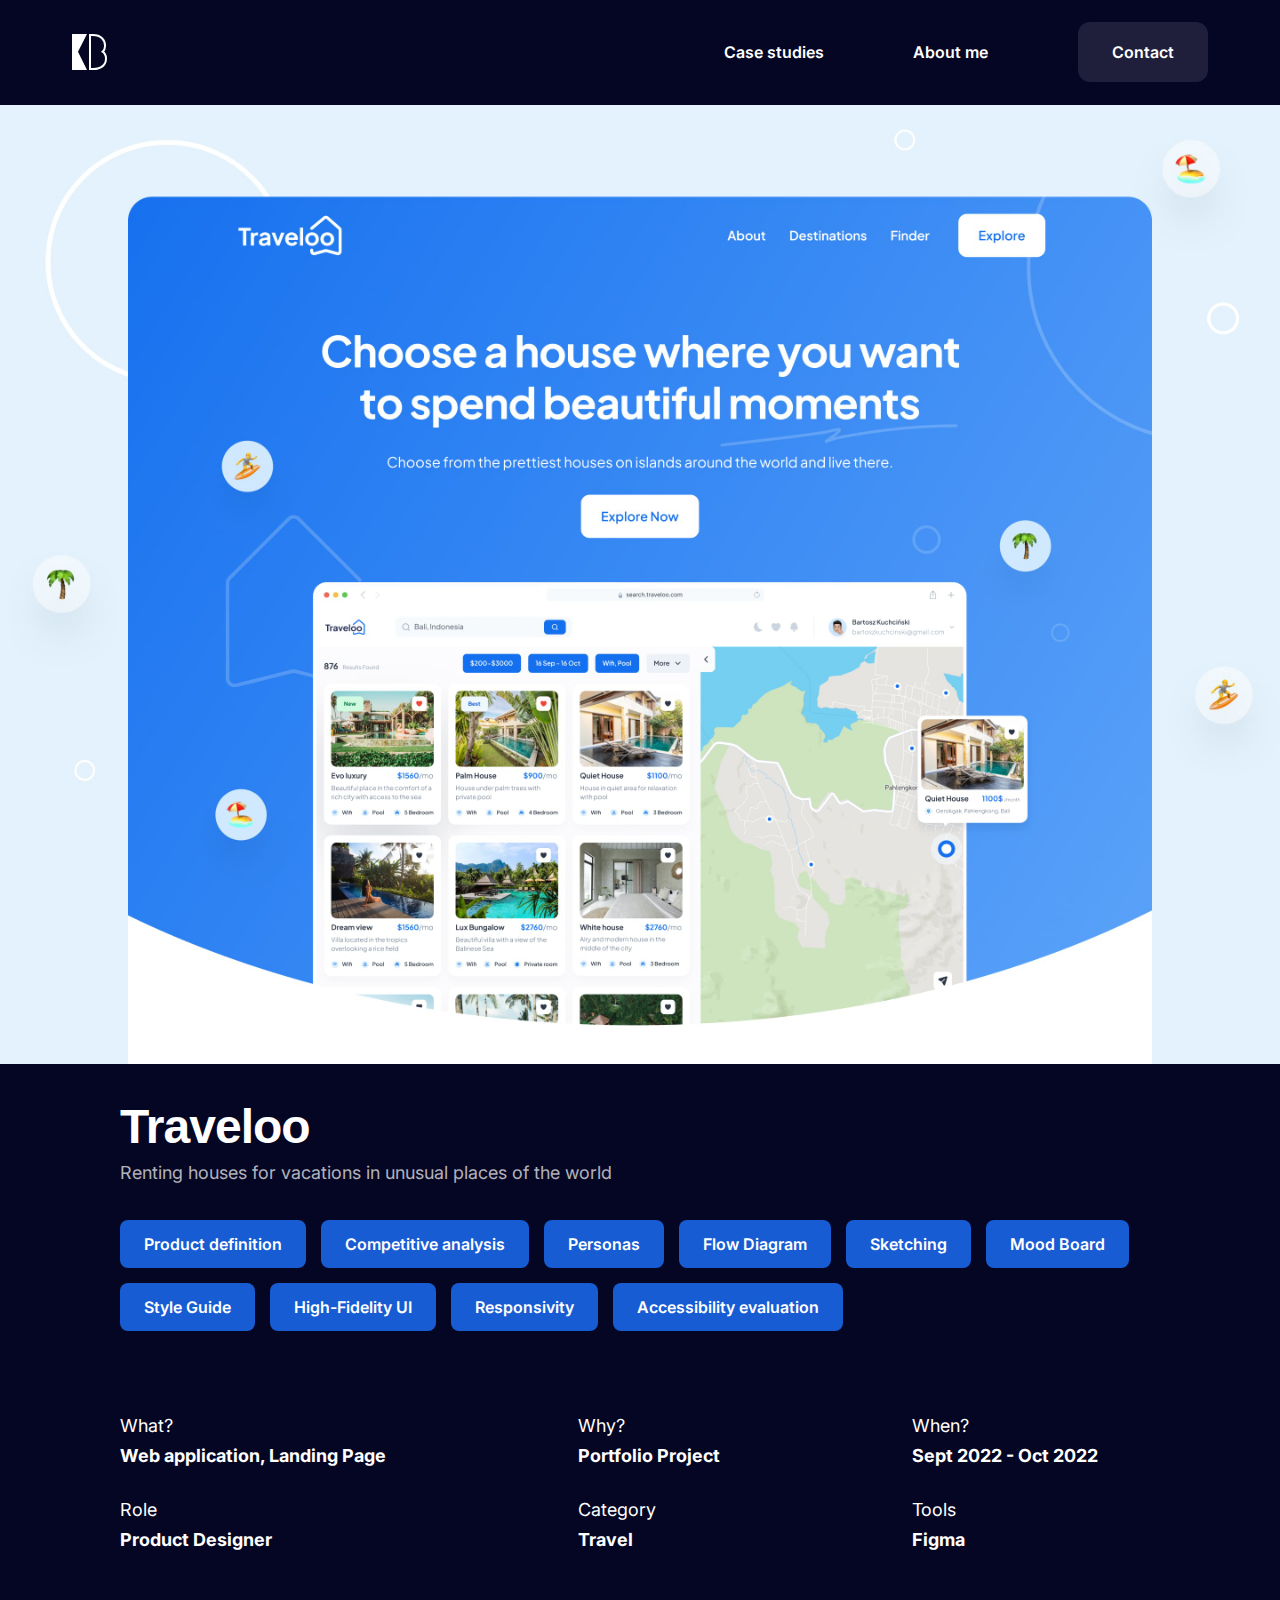
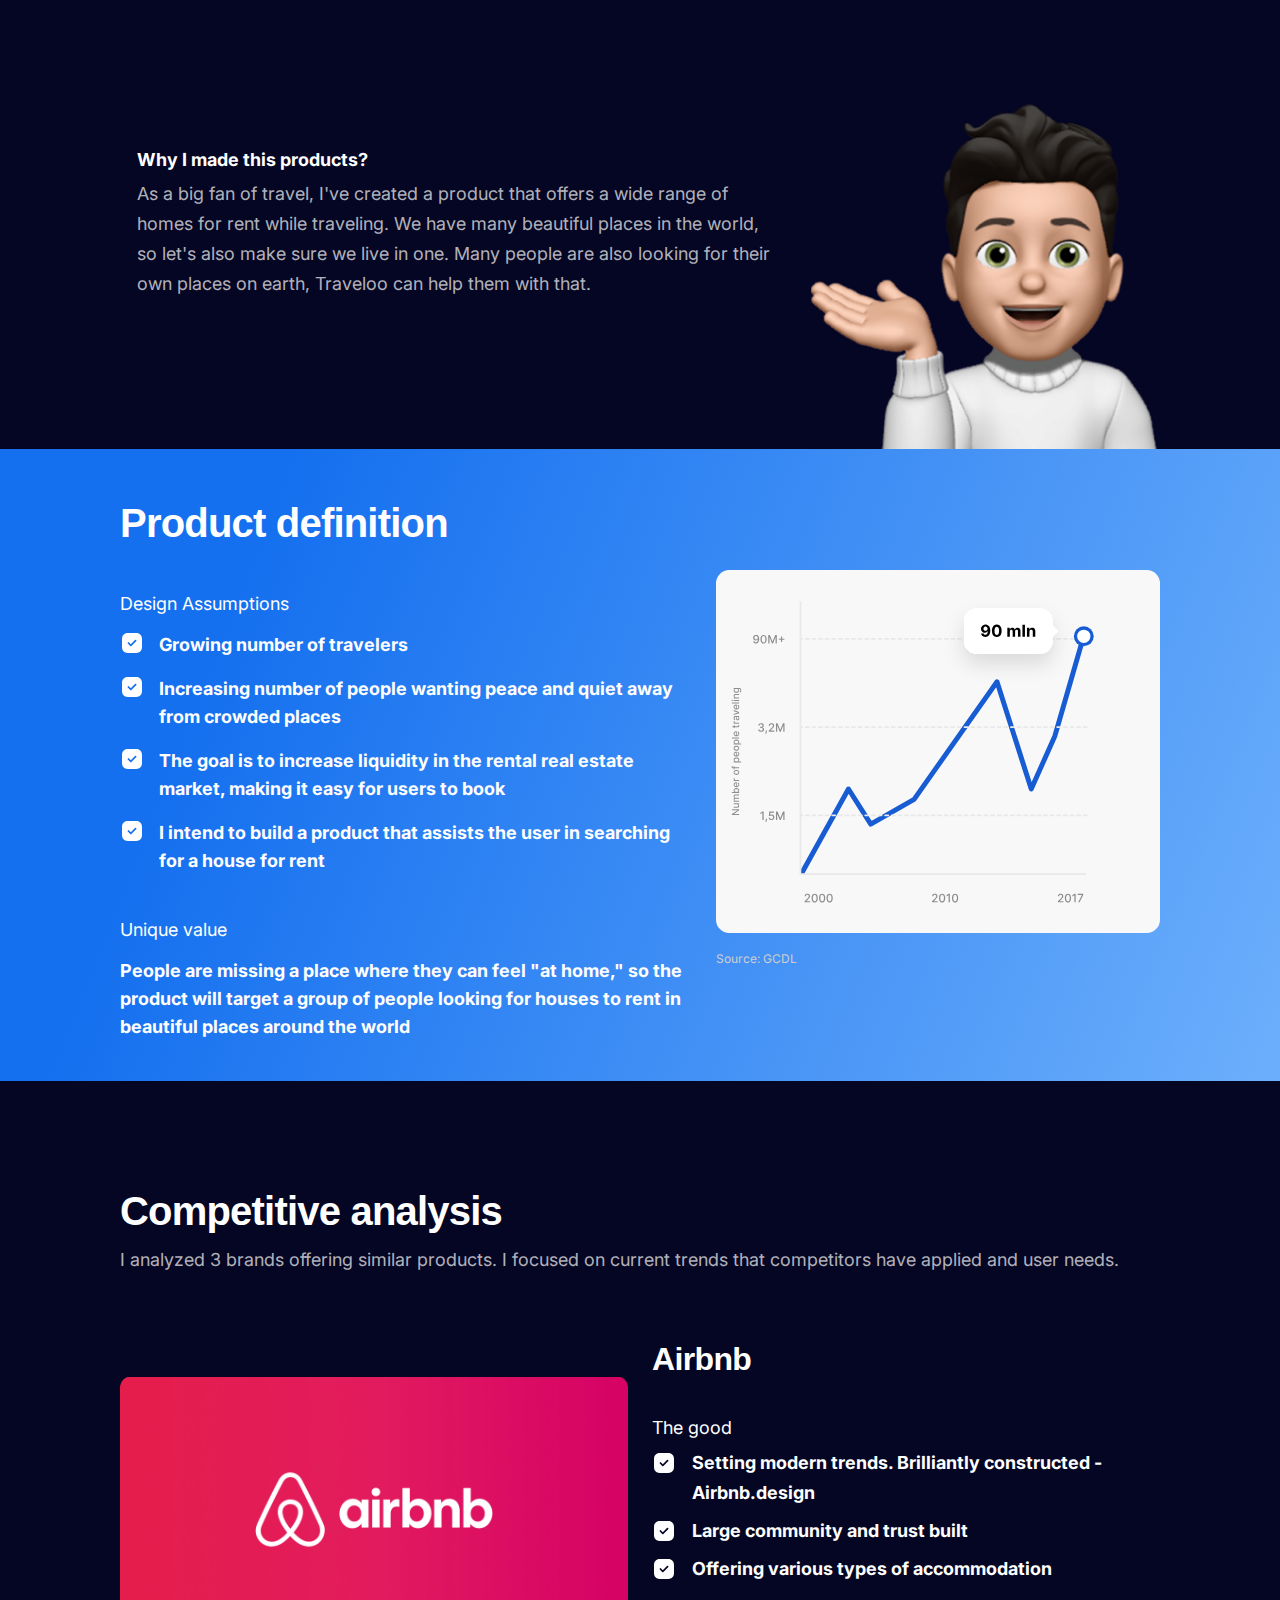
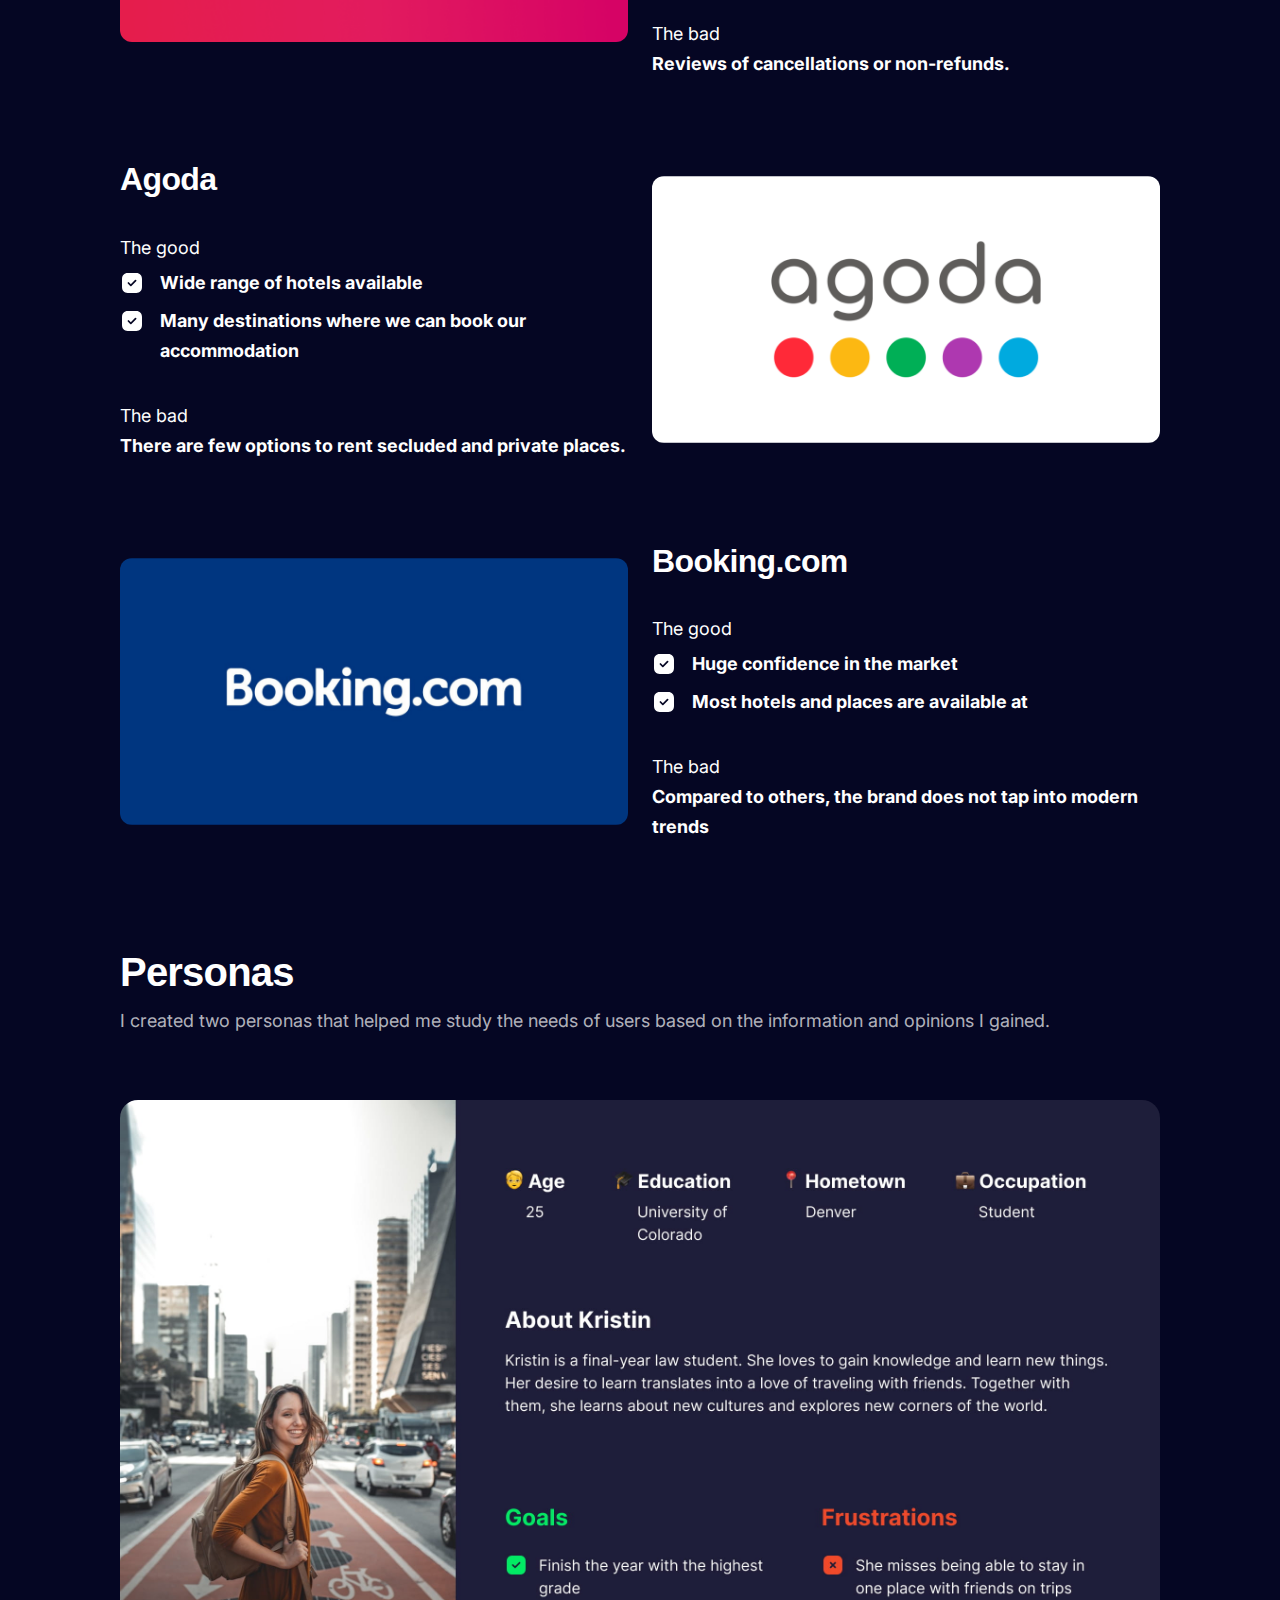
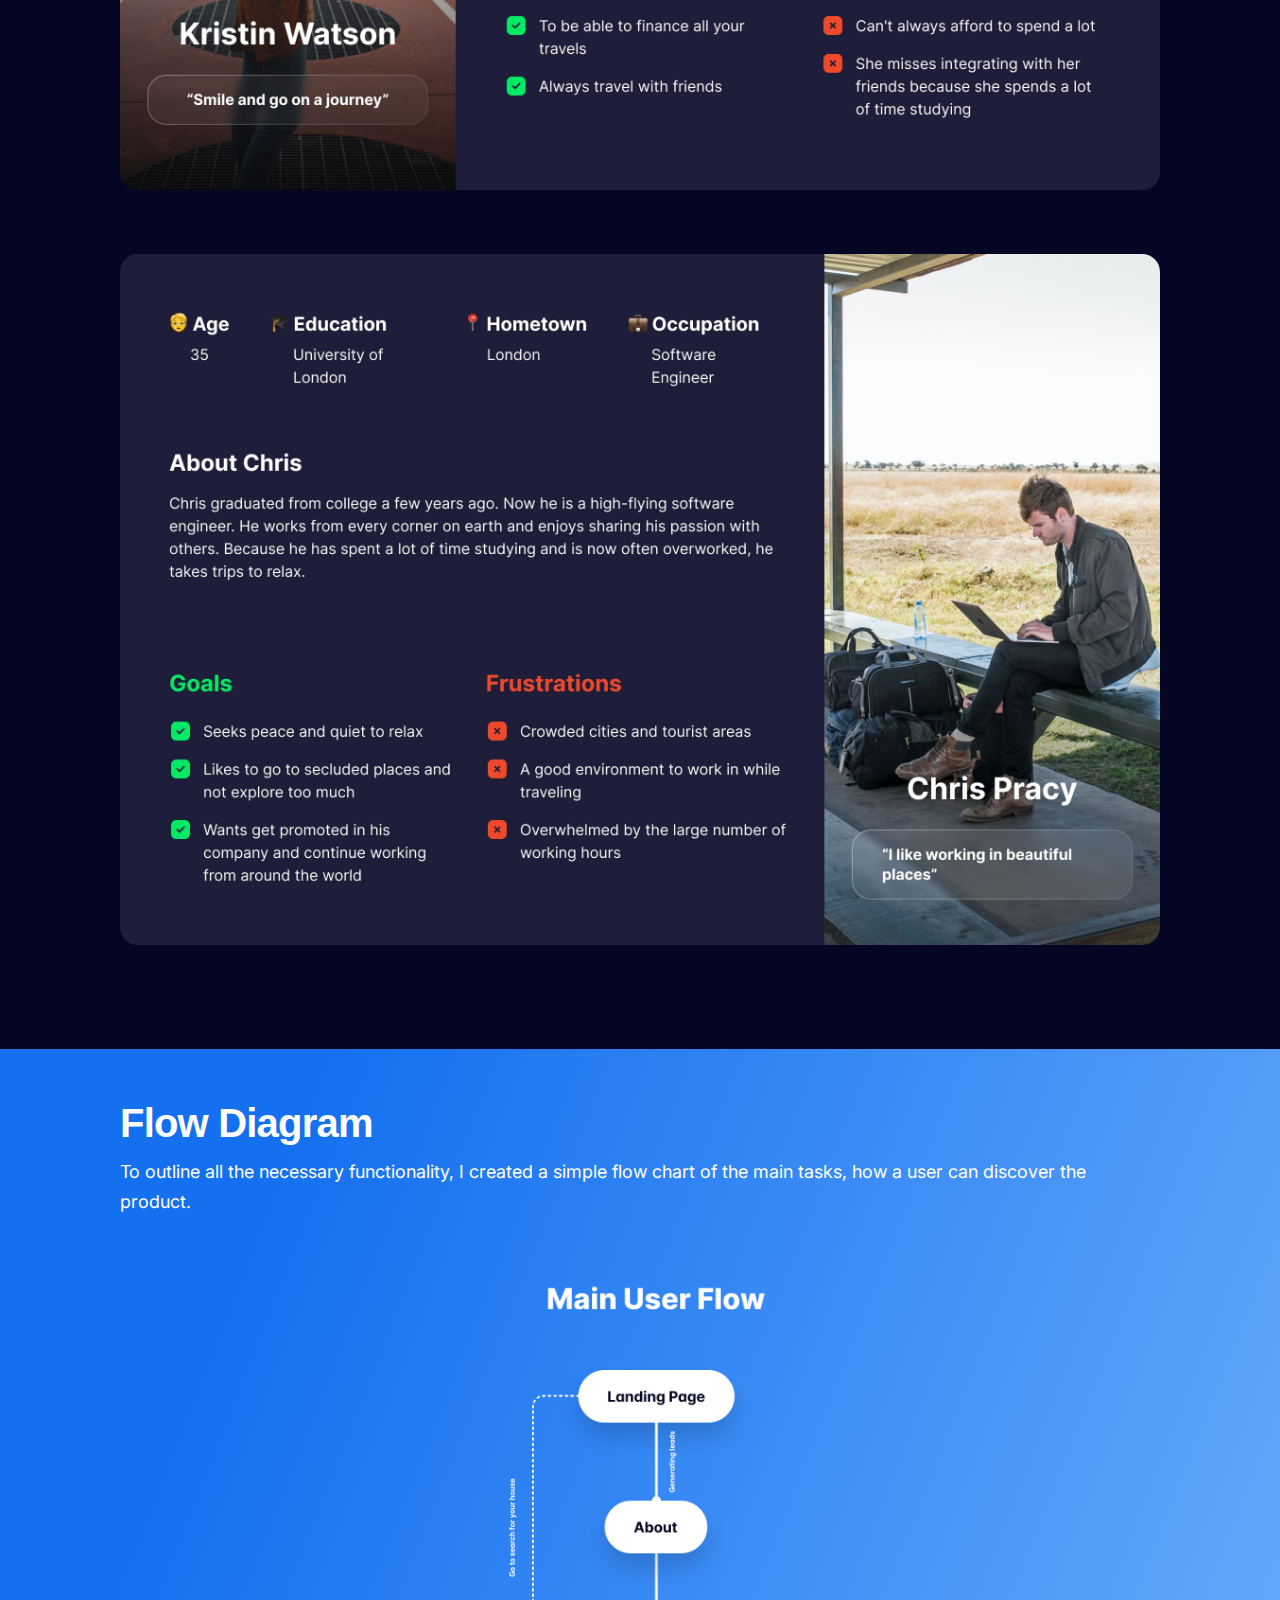
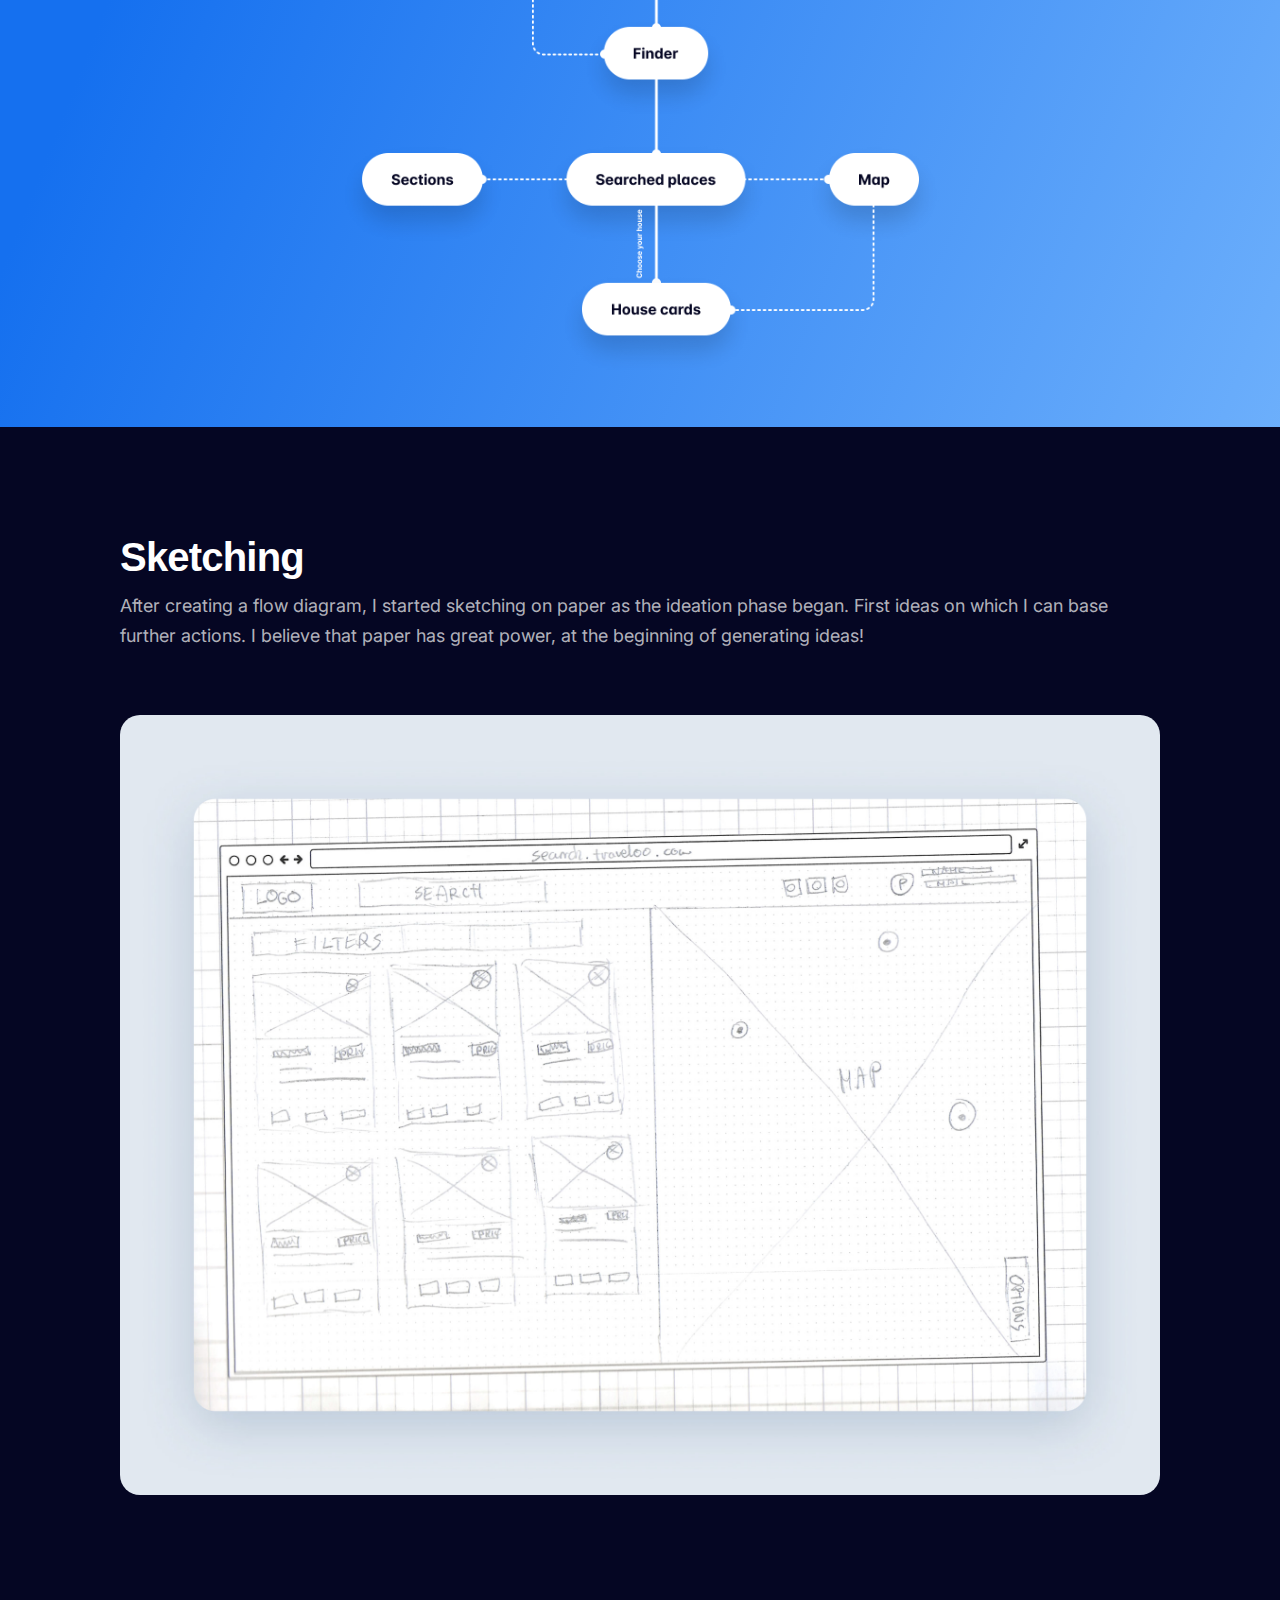
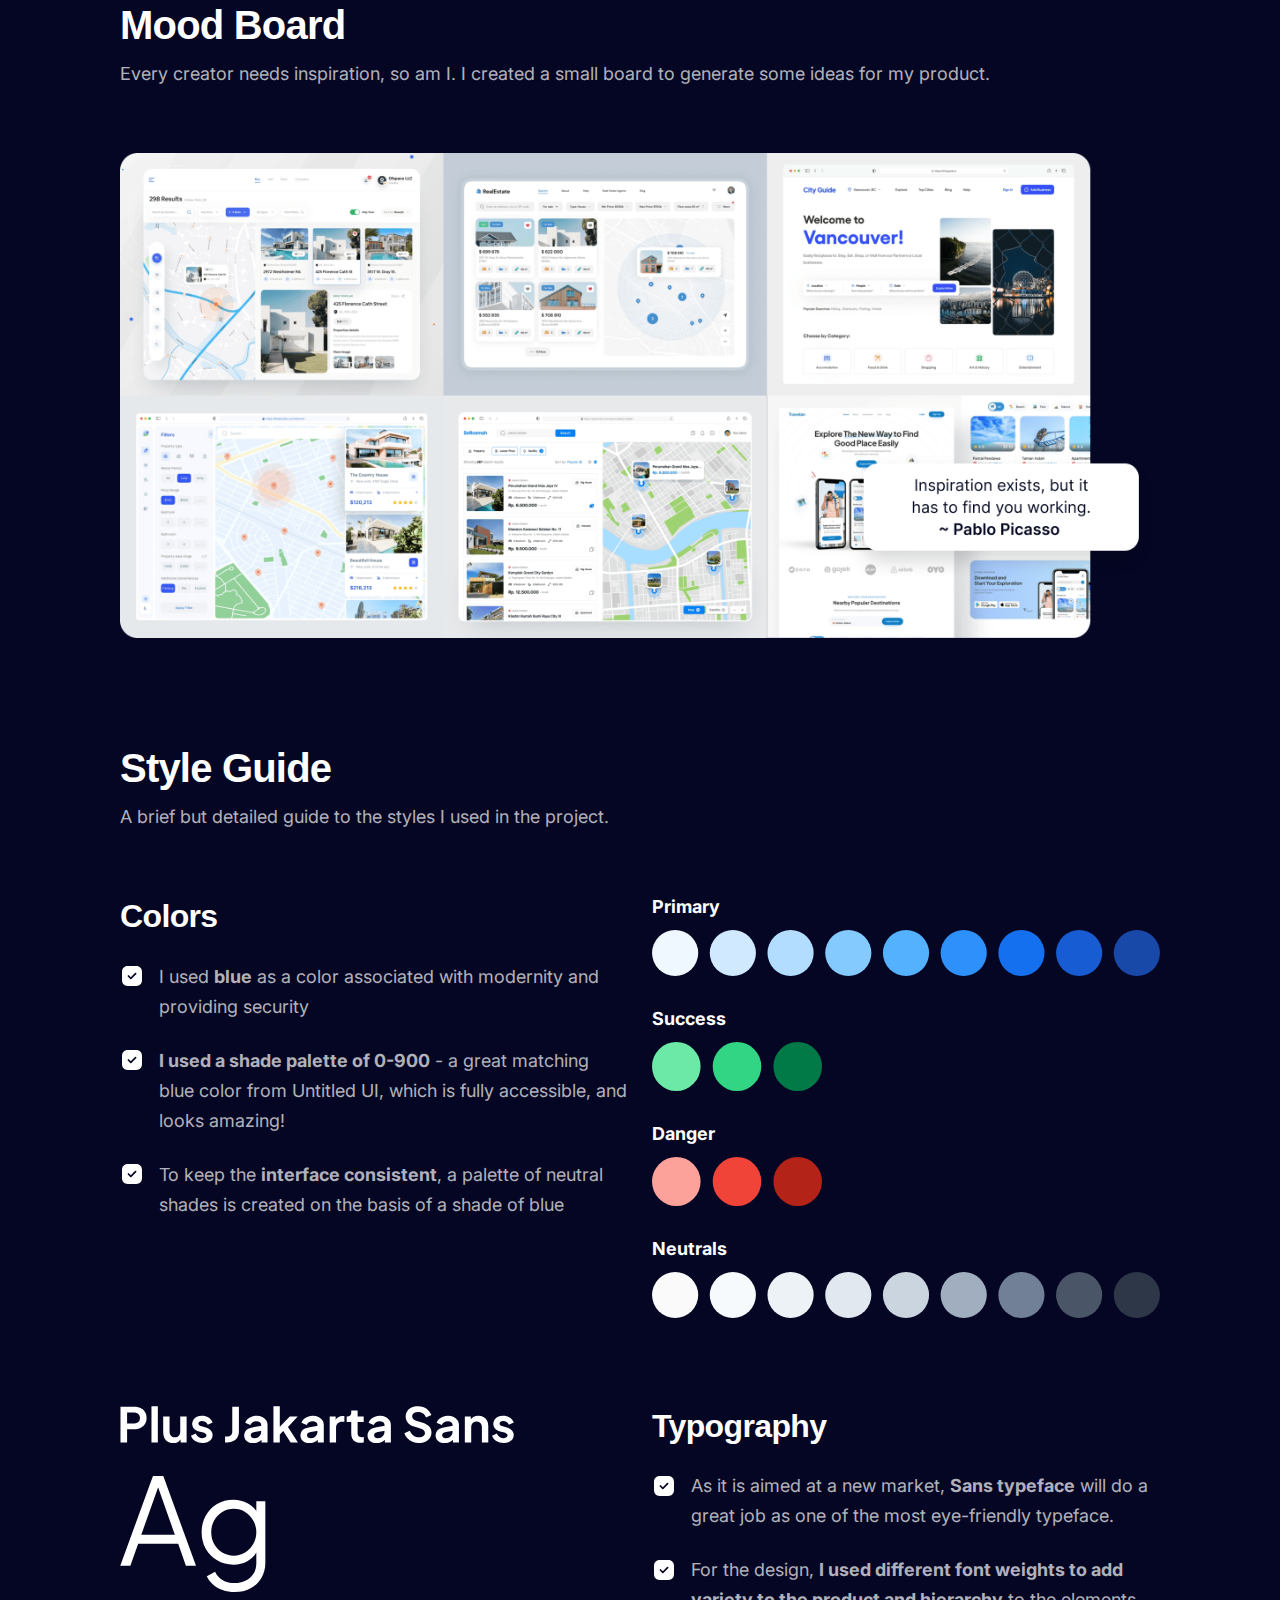
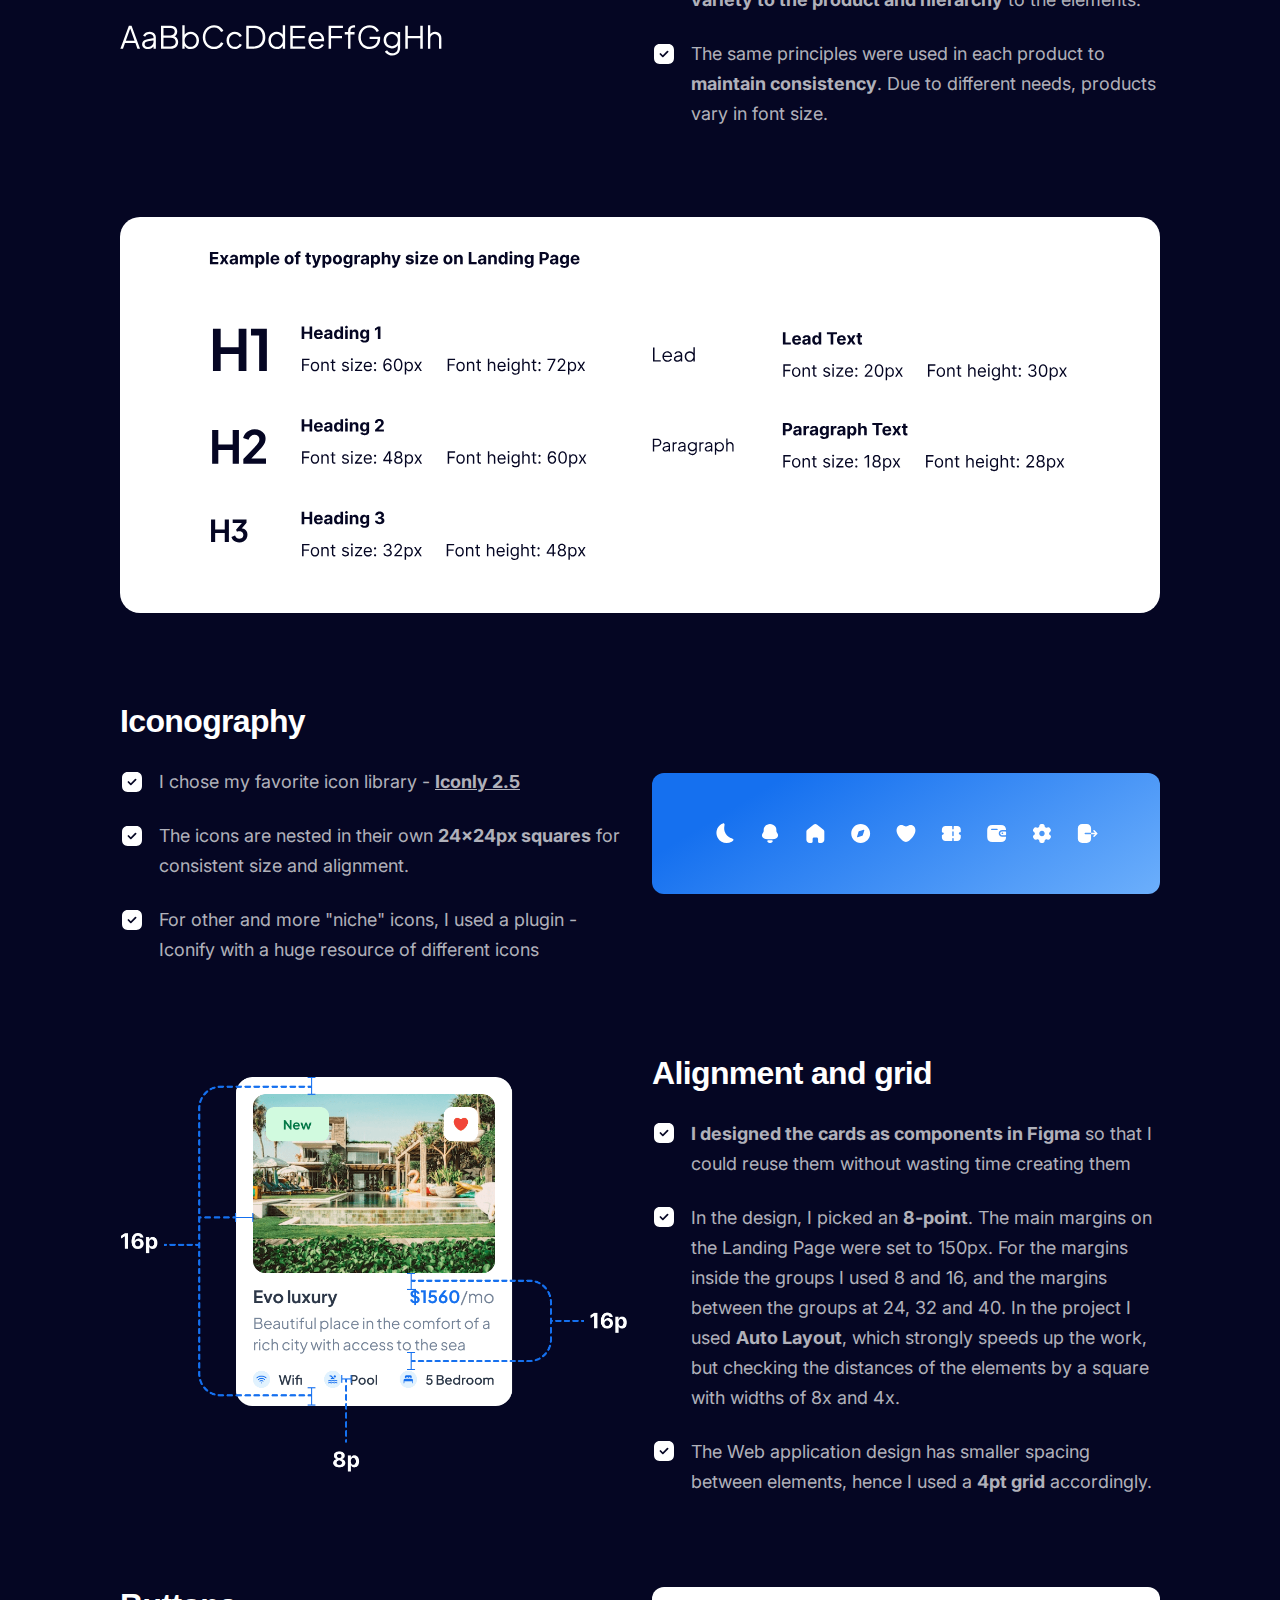
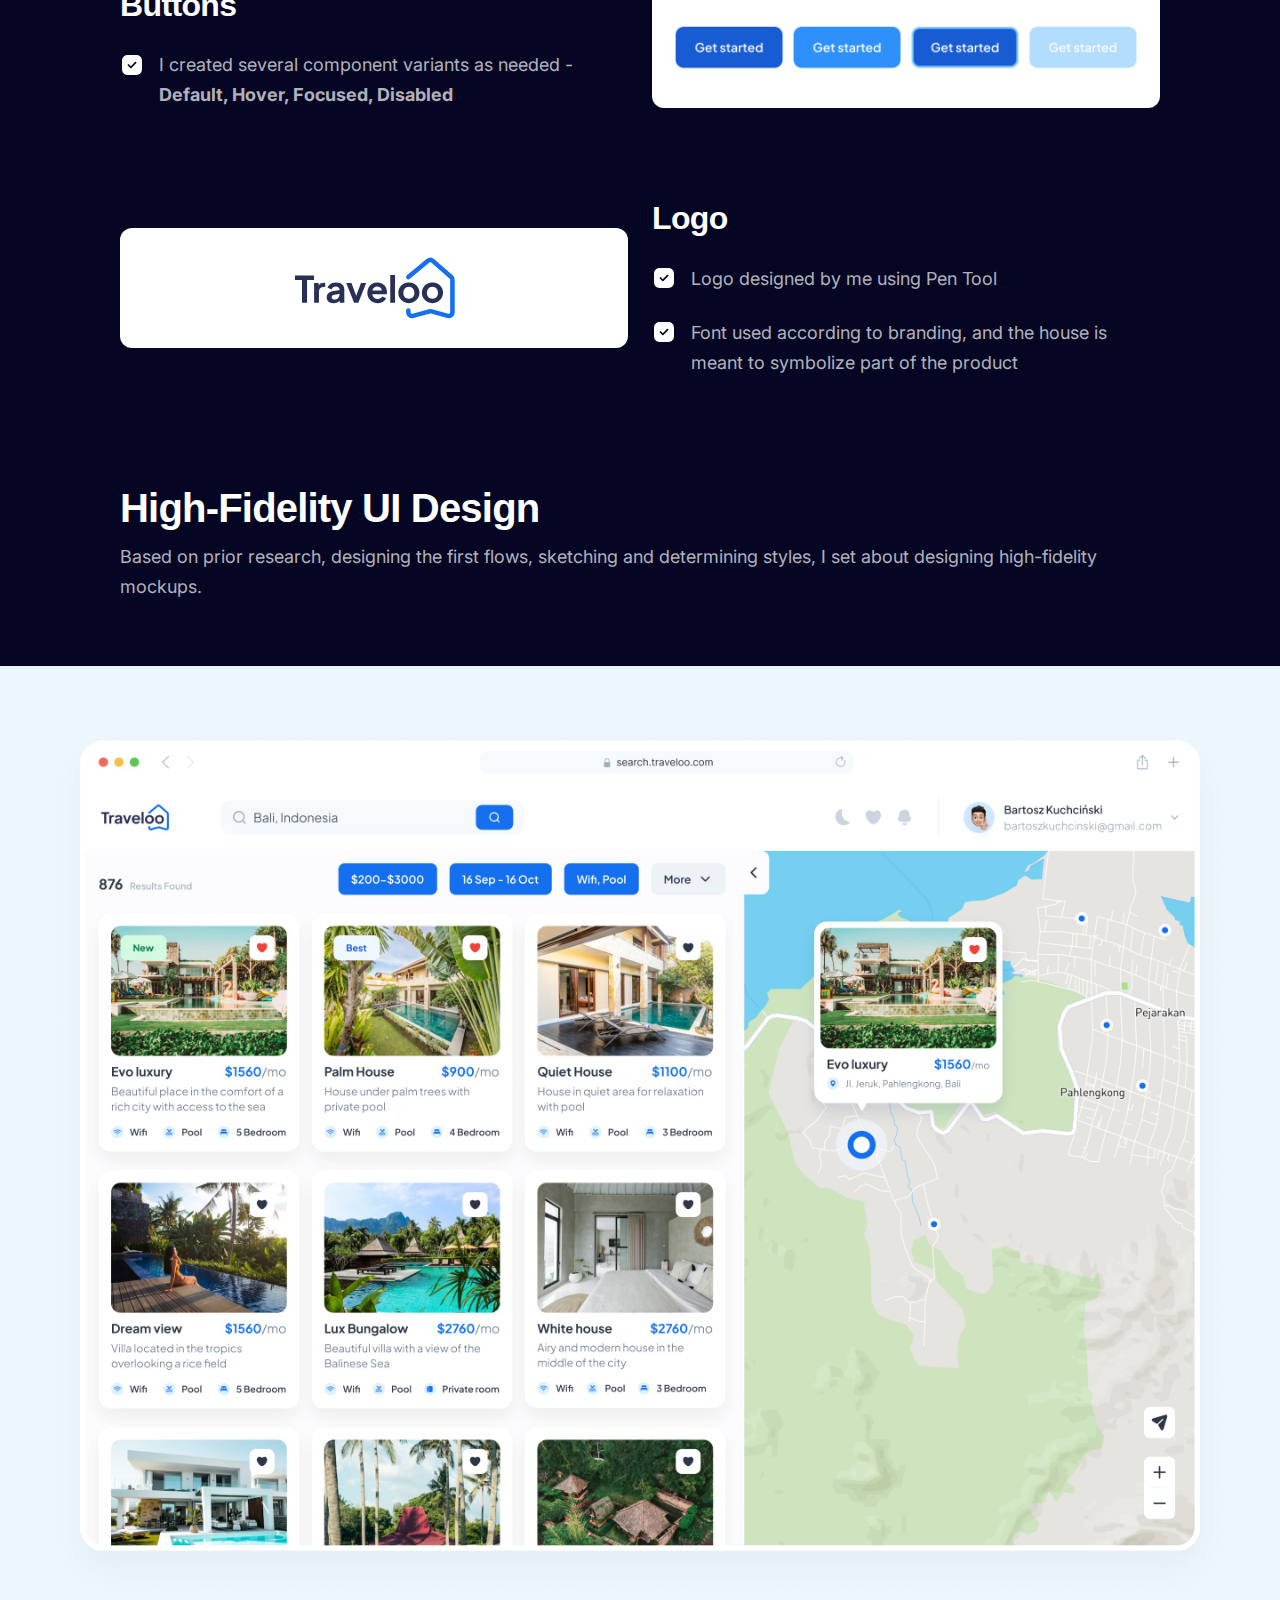
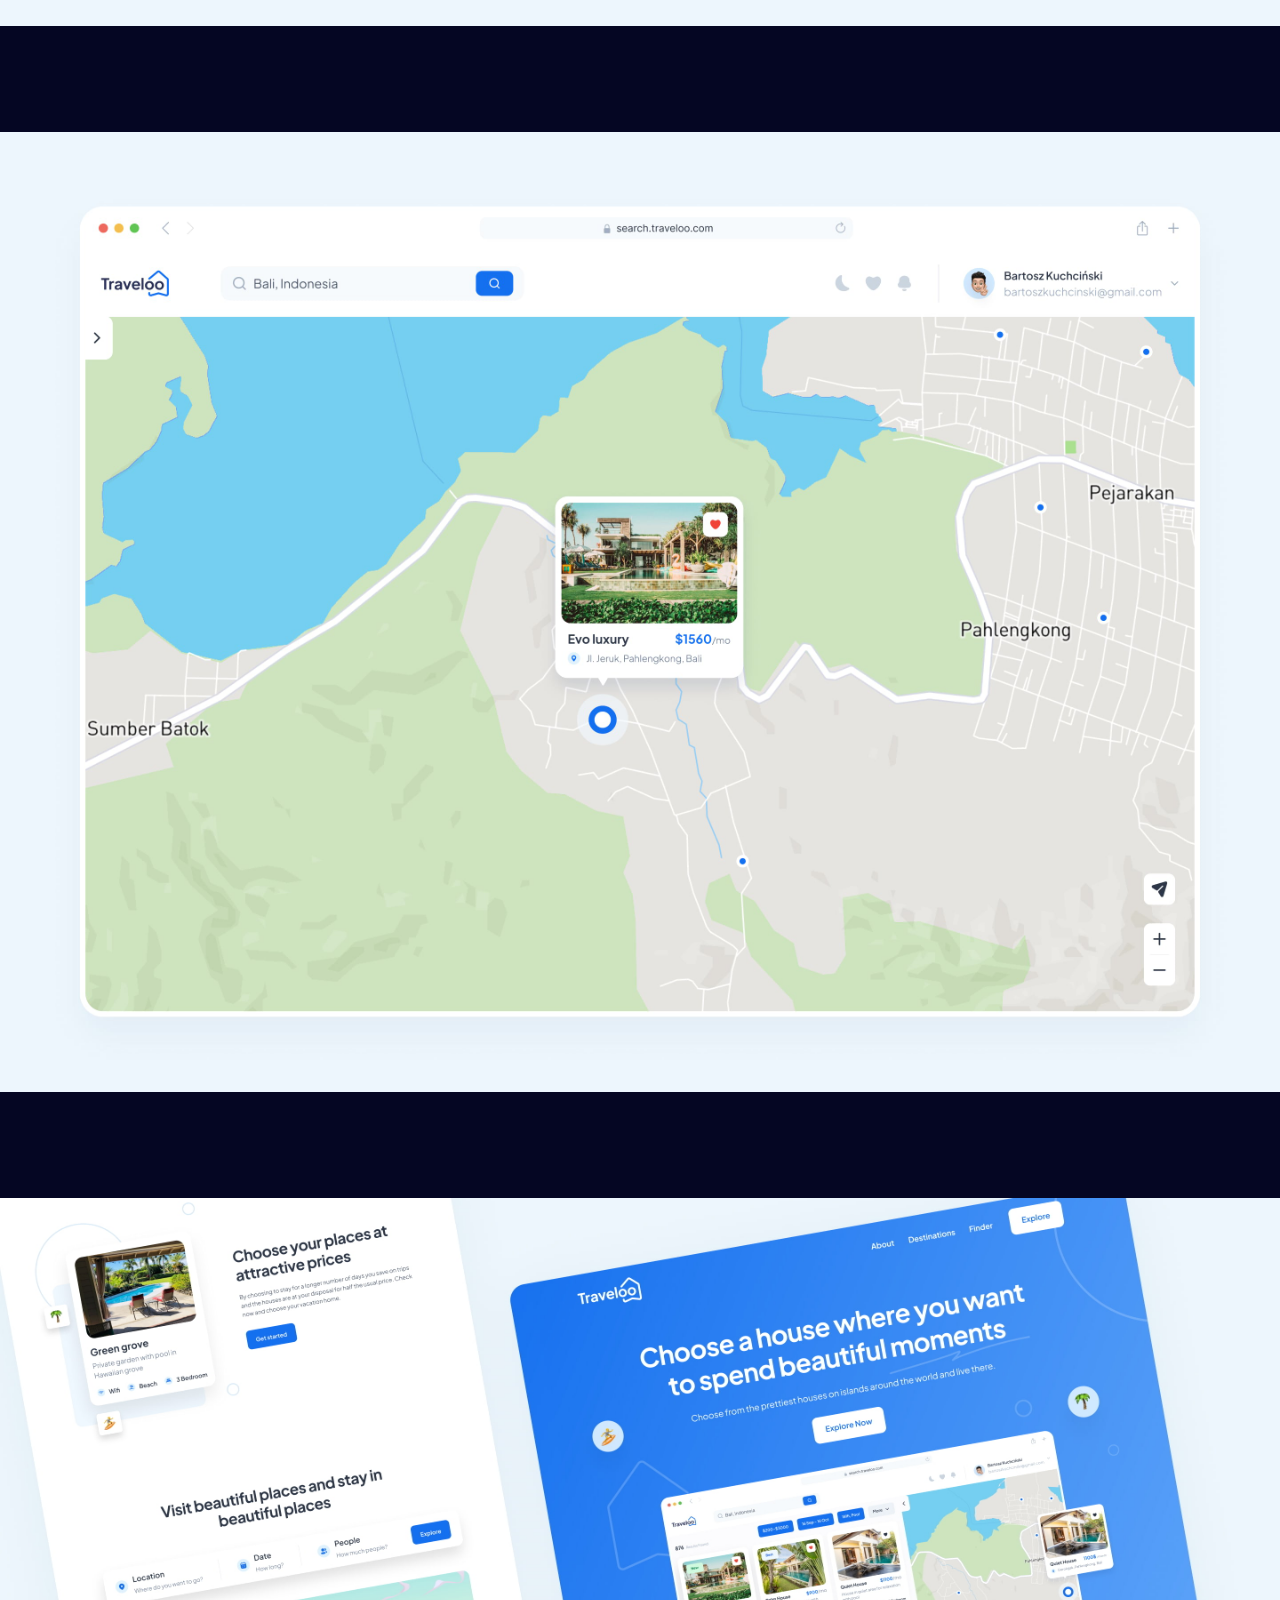
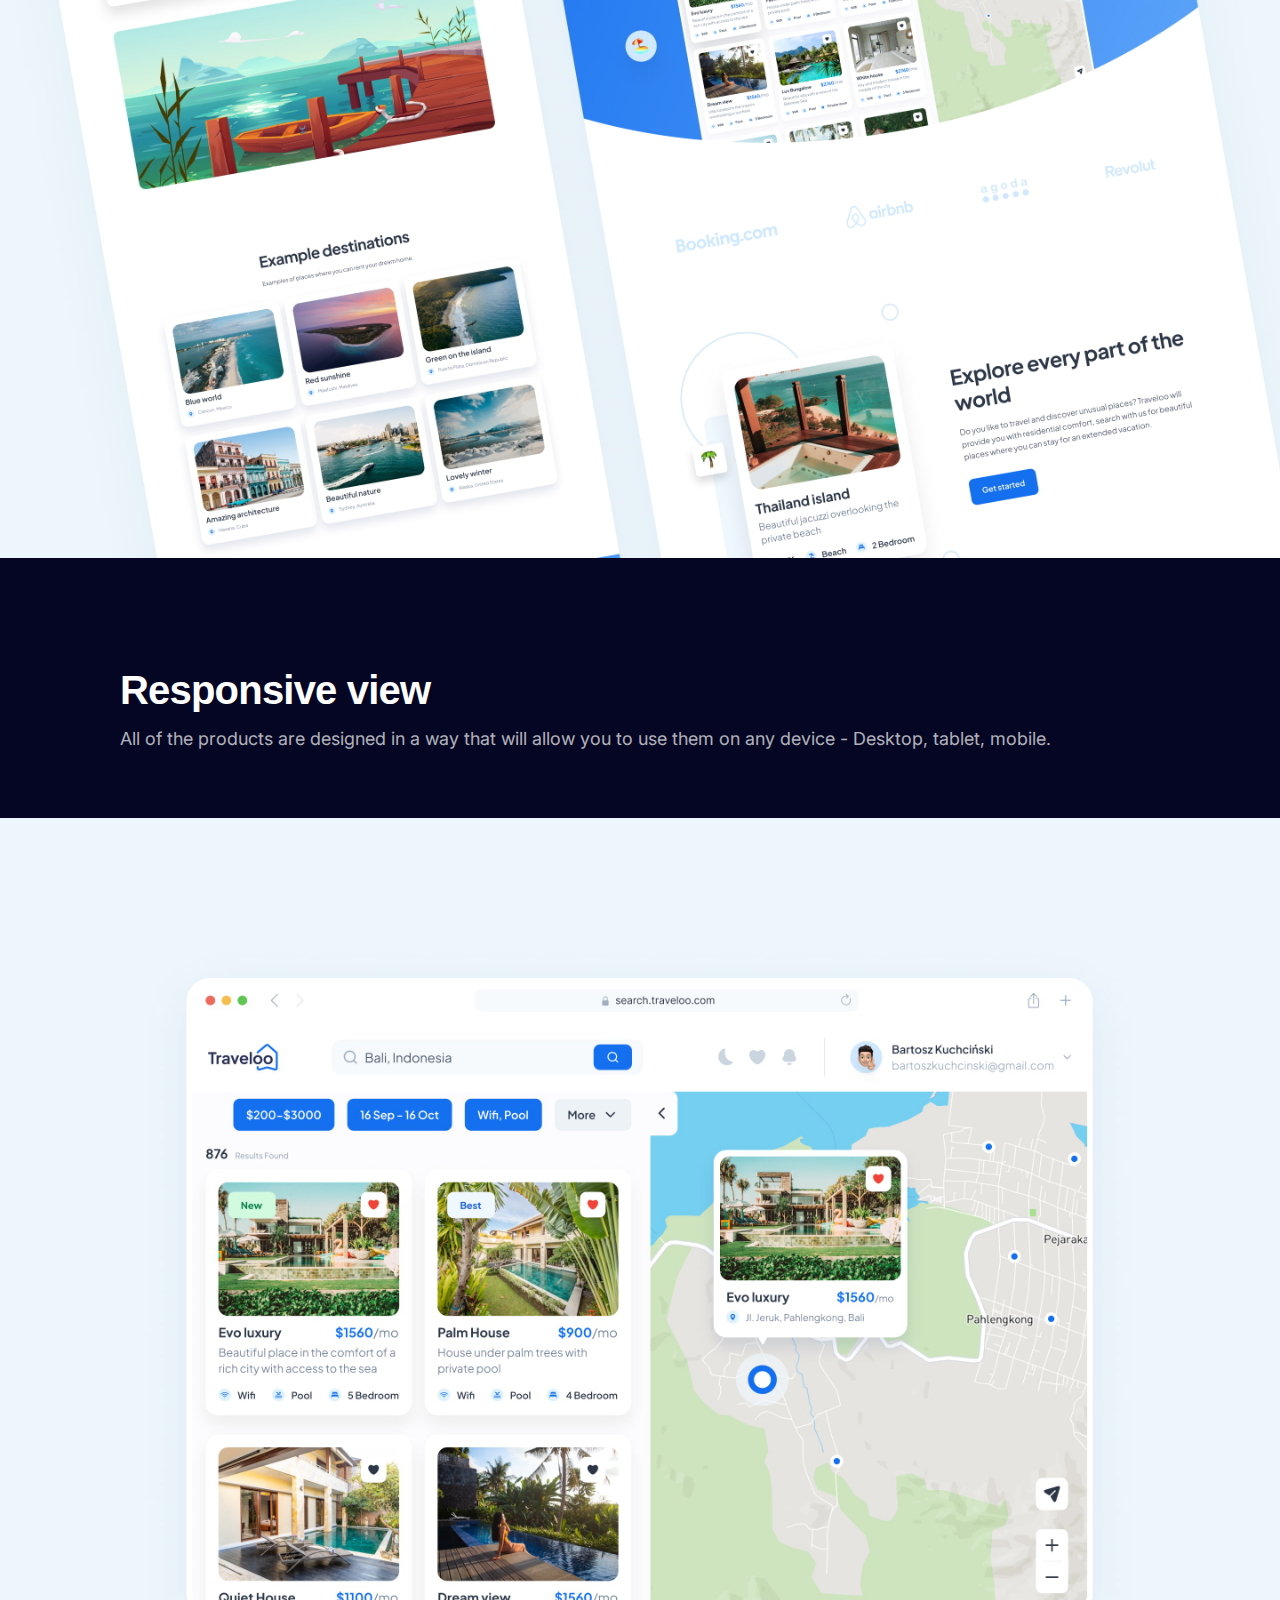
<file: traveloo.html>
<!DOCTYPE html>
<html lang="en">

<head>
    <meta charset="UTF-8">
    <meta http-equiv="X-UA-Compatible" content="IE=edge">
    <meta name="viewport" content="width=device-width, initial-scale=1.0">
    <title>Bart Kuchcinski | Product Designer</title>
    <link rel="icon" type="image/svg" href="./img/icon/favicon.svg">
    <link rel="preconnect" href="https://fonts.googleapis.com">
    <link rel="preconnect" href="https://fonts.gstatic.com" crossorigin>
    <link href="https://fonts.googleapis.com/css2?family=Inter:wght@400;600;700;800;900&display=swap" rel="stylesheet">
    <link rel="stylesheet" href="./css/style-traveloo.css">
    <link rel="stylesheet" href="./css/nav.css">
    <script src="./js/script-index.js" defer></script>
</head>
<nav class="nav">
    <div class="nav__container container">
        <a href="#" class="nav__logo"><img src="./img/index/logo.svg" alt="Bart's portfolio logo"></a>
        <button class="nav__hamburger"><img src="./img/index/hamburger.svg" alt="drirectory"></button>
        <div class="nav__links">
            <a href="/#case-studies" class="nav__link text text--first">Case studies</a>
            <a href="/#know-me-better" class="nav__link text text--first">About me</a>
            <a href="/#contact-me" class="nav__link--btn btn-index text text--first">Contact</a>
        </div>
    </div>
    <div class="nav__popup nav__popup--hidden">
        <a href="/#case-studies" class="nav__link text text--navpopup nav-item">Case studies</a>
        <a href="/#know-me-better" class="nav__link text text--navpopup nav-item">About me</a>
        <a href="/#contact-me" class="nav__link--btn btn-index text text--navpopup nav-item">Contact</a>
    </div>
</nav>
<main>
    <section class="hero">
        <img loading="lazy" class="hero__img" src="./img/traveloo-mockup.jpg" alt="Traveloo mockup">
    </section>
    <section class="iplus-app">
        <div class="container">
            <div class="iplus-app__content">
                <h1 class="heading heading-first">Traveloo</h1>
                <p class="text text-seventh">Renting houses for vacations in unusual places of the world</p>
                <div class="iplus-app__items">
                    <a href="#product-definition" class="iplus-app__item text-navitem">Product definition</a>
                    <a href="#competetive" class="iplus-app__item text-navitem">Competitive analysis</a>
                    <a href="#personas" class="iplus-app__item text-navitem">Personas</a>
                    <a href="#flow-diagram" class="iplus-app__item text-navitem">Flow Diagram</a>
                    <a href="#sketching" class="iplus-app__item text-navitem">Sketching</a>
                    <a href="#mood-board" class="iplus-app__item text-navitem">Mood Board</a>
                    <a href="#style-guide" class="iplus-app__item text-navitem">Style Guide</a>
                    <a href="#high-fidelity" class="iplus-app__item text-navitem">High-Fidelity UI</a>
                    <a href="#responsivity" class="iplus-app__item text-navitem">Responsivity</a>
                    <a href="#accessibility-check" class="iplus-app__item text-navitem">Accessibility evaluation</a>
                </div>
                <div class="iplus-app__answers">
                    <div class="iplus-app__answer">
                        <div class="iplus-app__answer-subelement">
                            <p class="text text-second">What?</p>
                            <strong class="text text-third">Web application, Landing Page</strong>
                        </div>
                        <div class="iplus-app__answer-subelement">
                            <p class="text text-second">Role</p>
                            <strong class="text text-third">Product Designer</strong>
                        </div>
                    </div>
                    <div class="iplus-app__answer">
                        <div class="iplus-app__answer-subelement">
                            <p class="text text-second">Why?</p>
                            <strong class="text text-third">Portfolio Project</strong>
                        </div>
                        <div class="iplus-app__answer-subelement">
                            <p class="text text-second">Category</p>
                            <strong class="text text-third">Travel</strong>
                        </div>
                    </div>
                    <div class="iplus-app__answer">
                        <div class="iplus-app__answer-subelement">
                            <p class="text text-second">When?</p>
                            <strong class="text text-third">Sept 2022 - Oct 2022</strong>
                        </div>
                        <div class="iplus-app__answer-subelement">
                            <p class="text text-second">Tools</p>
                            <strong class="text text-third">Figma</strong>
                        </div>
                    </div>
                </div>
                <div class="iplus-app__bottom">
                    <div class="iplus-app__info">
                        <p class="iplus-app__info-title text text-third">Why I made this products?</p>
                        <p class="text text-seventh">As a big fan of travel, I've created a product that offers a wide
                            range of homes for rent while traveling. We have many beautiful places in the world, so
                            let's also make sure we live in one. Many people are also looking for their own places on
                            earth, Traveloo can help them with that.</p>
                    </div>
                    <img loading="lazy" class="iplus-app__info-img" src="./img/bart.png" alt="Bart photo">
                </div>
            </div>
        </div>
    </section>
    <section id="product-definition" class="market-research">
        <div class="container">
            <div class="market-research__content">
                <div class="market-research__text">
                    <h2 class="heading heading-second">Product definition</h2>
                    <div class="market-research__subtext">
                        <p class="market-research__subtext-title text text-seventh text-seventh-white">Design
                            Assumptions</p>
                        <div class="market-research__subtext-box">
                            <div class="market-research__subtext-items">
                                <img class="market-research__subtext-item" src="./img/icon/checked5.svg" alt="">
                                <p class="text text-first">Growing number of travelers</p>
                            </div>
                            <div class="market-research__subtext-items">
                                <img class="market-research__subtext-item" src="./img/icon/checked5.svg" alt="">
                                <p class="text text-first">Increasing number of people wanting peace and quiet away from
                                    crowded places</p>
                            </div>
                            <div class="market-research__subtext-items">
                                <img class="market-research__subtext-item" src="./img/icon/checked5.svg" alt="">
                                <p class="text text-first">The goal is to increase liquidity in the rental real estate
                                    market, making it easy for users to book</p>
                            </div>
                            <div class="market-research__subtext-items">
                                <img class="market-research__subtext-item" src="./img/icon/checked5.svg" alt="">
                                <p class="text text-first">I intend to build a product that assists the user in
                                    searching for a house for rent</p>
                            </div>
                        </div>
                    </div>
                    <div class="market-research__subtext">
                        <p class="market-research__subtext-title text text-seventh text-seventh-white">Unique value</p>
                        <p class="text text-first">People are missing a place where they can feel "at home," so the
                            product will target a group of people looking for houses to rent in beautiful places around
                            the world
                        </p>
                    </div>
                </div>
                <div class="market-research__image">
                    <img loading="lazy" src="./img/chart1.svg" alt="chart">
                    <p class="market-research__image-source text text-eighth">Source: GCDL</p>
                </div>
            </div>
        </div>
    </section>
    <section id="competetive" class="competetive-analysis">
        <div class="container">
            <div class="competetive-analysis__content">
                <div class="competetive-analysis__text">
                    <h2 class="heading heading-second competetive-analysis__title">Competitive analysis</h2>
                    <p class="text text-seventh">I analyzed 3 brands offering similar products. I focused on current
                        trends that competitors have applied and user needs.</p>
                </div>
                <div class="competetive-analysis__box">
                    <div class="competetive-analysis__item"><img class="competetive-analysis__item-img"
                            src="./img/airbnb-logo.png" alt="Airbnb logo">
                        <div class="competetive-analysis__item-text">
                            <h3 class="heading heading-third">Airbnb</h3>
                            <div class="competetive-analysis__item-text-middle">
                                <p class="text text-seventh text-seventh-white">The good</p>
                                <div class="competetive-analysis__item-checkpoint"><img src="./img/icon/checked5.svg"
                                        alt="">
                                    <p class="text text-seventh text-seventh-white text-700">Setting modern trends.
                                        Brilliantly constructed - Airbnb.design</p>
                                </div>
                                <div class="competetive-analysis__item-checkpoint"><img src="./img/icon/checked5.svg"
                                        alt="">
                                    <p class="text text-seventh text-seventh-white text-700">Large community and trust
                                        built </p>
                                </div>
                                <div class="competetive-analysis__item-checkpoint"><img src="./img/icon/checked5.svg"
                                        alt="">
                                    <p class="text text-seventh text-seventh-white text-700">Offering various types of
                                        accommodation</p>
                                </div>
                            </div>
                            <div class="competetive-analysis__item-text-bottom">
                                <p class="text text-seventh text-seventh-white">The bad</p>
                                <p class="text text-seventh text-seventh-white text-700">Reviews of cancellations or
                                    non-refunds.</p>
                            </div>
                        </div>
                    </div>
                    <div class="competetive-analysis__item">
                        <div class="competetive-analysis__item-text">
                            <h3 class="heading heading-third">Agoda</h3>
                            <div class="competetive-analysis__item-text-middle">
                                <p class="text text-seventh text-seventh-white">The good</p>
                                <div class="competetive-analysis__item-checkpoint"><img src="./img/icon/checked5.svg"
                                        alt="">
                                    <p class="text text-seventh text-seventh-white text-700">Wide range of hotels
                                        available</p>
                                </div>
                                <div class="competetive-analysis__item-checkpoint"><img src="./img/icon/checked5.svg"
                                        alt="">
                                    <p class="text text-seventh text-seventh-white text-700">Many destinations where we
                                        can book our accommodation</p>
                                </div>
                            </div>
                            <div class="competetive-analysis__item-text-bottom">
                                <p class="text text-seventh text-seventh-white">The bad</p>
                                <p class="text text-seventh text-seventh-white text-700">There are few options to rent
                                    secluded and private places.</p>
                            </div>
                        </div><img class="competetive-analysis__item-img competetive-analysis__item-img--middle"
                            src="./img/agoda-logo.png" alt="Agoda logo">
                    </div>
                    <div class="competetive-analysis__item"><img class="competetive-analysis__item-img"
                            src="./img/booking-logo.png" alt="Booking logo">
                        <div class="competetive-analysis__item-text">
                            <h3 class="heading heading-third">Booking.com</h3>
                            <div class="competetive-analysis__item-text-middle">
                                <p class="text text-seventh text-seventh-white">The good</p>
                                <div class="competetive-analysis__item-checkpoint"><img src="./img/icon/checked5.svg"
                                        alt="">
                                    <p class="text text-seventh text-seventh-white text-700">Huge confidence in the
                                        market</p>
                                </div>
                                <div class="competetive-analysis__item-checkpoint"><img src="./img/icon/checked5.svg"
                                        alt="">
                                    <p class="text text-seventh text-seventh-white text-700">Most hotels and places are
                                        available at</p>
                                </div>
                            </div>
                            <div class="competetive-analysis__item-text-bottom">
                                <p class="text text-seventh text-seventh-white">The bad</p>
                                <p class="text text-seventh text-seventh-white text-700">Compared to others, the brand
                                    does not tap into modern trends</p>
                            </div>
                        </div>
                    </div>
                </div>
            </div>
        </div>
    </section>
    <section id="personas" class="personas">
        <div class="container">
            <div class="personas__content">
                <div class="personas__text">
                    <h2 class="heading heading-second personas__title">Personas</h2>
                    <p class="text text-seventh">I created two personas that helped me study the needs of users based on
                        the information and opinions I gained.</p>
                </div>
                <div class="personas__box">
                    <img class="personas__item" src="./img/Persona1!-min.jpg" alt="Persona">
                    <img class="personas__item" src="./img/Persona2!-min.jpg" alt="Persona">
                </div>
            </div>
        </div>
    </section>
    <section id="flow-diagram" class="flow-diagram">
        <div class="container">
            <div class="flow-diagram__content">
                <div class="flow-diagram__text">
                    <h2 class="heading heading-second high-fidelity__title">Flow Diagram</h2>
                    <p class="text text-seventh text-seventh-white">To outline all the necessary functionality, I
                        created a simple flow chart of the main tasks, how a user can discover the product. </p>
                </div>
                <img class="flow-diagram__img" src="./img/user-flow.png" alt="flow-diagram">
            </div>
        </div>
    </section>
    <section id="sketching" class="template">
        <div class="container">
            <h2 class="heading heading-second template__title">Sketching</h2>
            <p class="text text-seventh">After creating a flow diagram, I started sketching on paper as the ideation
                phase began. First ideas on which I can base further actions. I believe that paper has great power, at
                the beginning of generating ideas!</p>
            <img class="template__img template__img--one" src="./img/sketch.jpg" alt="sketch">
        </div>
    </section>
    <section id="mood-board" class="template template--two">
        <div class="container hidden">
            <h2 class="heading heading-second template__title">Mood Board</h2>
            <p class="text text-seventh">Every creator needs inspiration, so am I. I created a small board to generate
                some ideas for my product.</p>
            <img class="template__img template__img--two" src="./img/mood-board.png" alt="mood board">
        </div>
    </section>
    <section id="style-guide" class="style-guide">
        <div class="container">
            <div class="style-guide__content">
                <div class="style-guide__text">
                    <h2 class="heading heading-second style-guide__title">Style Guide</h2>
                    <p class="text text-seventh">A brief but detailed guide to the styles I used in the project.</p>
                </div>
                <div class="style-guide__box1">
                    <div class="style-guide__box1-check">
                        <h3 class="heading heading-third">Colors</h3>
                        <div class="market-research__subtext-items">
                            <img class="market-research__subtext-item" src="./img/icon/checked5.svg" alt="">
                            <p class="text text-seventh">I used <span class="text-700">blue</span> as a color associated
                                with modernity and providing
                                security</p>
                        </div>
                        <div class="market-research__subtext-items">
                            <img class="market-research__subtext-item" src="./img/icon/checked5.svg" alt="">
                            <p class="text text-seventh"><span class="text-700">I used a shade palette of 0-900</span> -
                                a great matching blue color
                                from Untitled UI, which is fully accessible, and looks amazing!</p>
                        </div>
                        <div class="market-research__subtext-items">
                            <img class="market-research__subtext-item" src="./img/icon/checked5.svg" alt="">
                            <p class="text text-seventh">To keep the <span class="text-700">interface consistent</span>,
                                a palette of neutral shades
                                is created on the basis of a shade of blue</p>
                        </div>
                    </div>
                    <div class="style-guide__box1-check2">
                        <div>
                            <p class="style-guide__title2 text text-third">Primary</p>
                            <img class="style-guide__img" src="./img/blue.svg" alt="">
                        </div>
                        <div>
                            <p class="style-guide__title2 text text-third">Success</p>
                            <img class="style-guide__img style-guide__img--middle" src="./img/green.svg" alt="">
                        </div>
                        <div>
                            <p class="style-guide__title2 text text-third">Danger</p>
                            <img class="style-guide__img style-guide__img--middle" src="./img/red.svg" alt="">
                        </div>
                        <div>
                            <p class="style-guide__title2 text text-third">Neutrals</p>
                            <img class="style-guide__img" src="./img/grey.svg" alt="">
                        </div>
                    </div>
                </div>
                <div class="style-guide__box1">
                    <div class="style-guide__box1-check2 order">
                        <img class="img img-1" src="./img/jakarta.svg" alt="">
                        <img class="img img-2" src="./img/jakarta-ag.svg" alt="">
                        <img class="img img-3" src="./img/jakarta-abc.svg" alt="">
                    </div>
                    <div class="style-guide__box1-check">
                        <h3 class="heading heading-third">Typography</h3>
                        <div class="market-research__subtext-items">
                            <img class="market-research__subtext-item" src="./img/icon/checked5.svg" alt="">
                            <p class="text text-seventh">As it is aimed at a new market, <span class="text-700">Sans
                                    typeface</span> will do a great
                                job as one of the most eye-friendly typeface.</p>
                        </div>
                        <div class="market-research__subtext-items">
                            <img class="market-research__subtext-item" src="./img/icon/checked5.svg" alt="">
                            <p class="text text-seventh">For the design, <span class="text-700">I used different font
                                    weights to add variety to
                                    the product and hierarchy</span> to the elements.</p>
                        </div>
                        <div class="market-research__subtext-items">
                            <img class="market-research__subtext-item" src="./img/icon/checked5.svg" alt="">
                            <p class="text text-seventh">The same principles were used in each product to <span
                                    class="text-700">maintain consistency</span>. Due to different needs, products vary
                                in font size. </p>
                        </div>
                    </div>
                </div>
                <img class="style-guide__fv" src="./img/font-variants.svg" alt="">
                <div class="style-guide__box1 box2">
                    <div class="style-guide__box1-check">
                        <h3 class="heading heading-third">Iconography</h3>
                        <div class="market-research__subtext-items">
                            <img class="market-research__subtext-item" src="./img/icon/checked5.svg" alt="">
                            <p class="text text-seventh">I chose my favorite icon library - <a target="_blank"
                                    href="https://www.figma.com/community/file/876509330914541878"
                                    class="text-700 text-underline">Iconly 2.5</a></p>
                        </div>
                        <div class="market-research__subtext-items">
                            <img class="market-research__subtext-item" src="./img/icon/checked5.svg" alt="">
                            <p class="text text-seventh">The icons are nested in their own <span
                                    class="text-700">24x24px squares</span> for consistent size and alignment.</p>
                        </div>
                        <div class="market-research__subtext-items">
                            <img class="market-research__subtext-item" src="./img/icon/checked5.svg" alt="">
                            <p class="text text-seventh">For other and more "niche" icons, I used a plugin - Iconify
                                with a huge resource of different icons</p>
                        </div>
                    </div>
                    <div class="style-guide__box1-check">
                        <img class="style-guide__inc" src="./img/incons.svg" alt="">
                    </div>
                </div>
                <div class="style-guide__box1 box2">
                    <div class="style-guide__box1-check order">
                        <img class="style-guide__inc" src="./img/Alignment23.png" alt="alignment">
                    </div>
                    <div class="style-guide__box1-check">
                        <h3 class="heading heading-third">Alignment and grid</h3>
                        <div class="market-research__subtext-items">
                            <img class="market-research__subtext-item" src="./img/icon/checked5.svg" alt="">
                            <p class="text text-seventh"><span class="text-700">I designed the cards as components in
                                    Figma</span> so that I could reuse them without wasting time creating them</p>
                        </div>
                        <div class="market-research__subtext-items">
                            <img class="market-research__subtext-item" src="./img/icon/checked5.svg" alt="">
                            <p class="text text-seventh">In the design, I picked an <span
                                    class="text-700">8-point</span>. The main margins on the Landing Page were set to
                                150px. For the margins inside the groups I used 8 and 16, and the margins between the
                                groups at 24, 32 and 40. In the project I used <span class="text-700">Auto
                                    Layout</span>, which strongly speeds up the work, but checking the distances of the
                                elements by a square with widths of 8x and 4x.</p>
                        </div>
                        <div class="market-research__subtext-items">
                            <img class="market-research__subtext-item" src="./img/icon/checked5.svg" alt="">
                            <p class="text text-seventh">The Web application design has smaller spacing between
                                elements,
                                hence I used a <span class="text-700">4pt grid</span> accordingly.</p>
                        </div>
                    </div>
                </div>
                <div class="style-guide__box1 box2">
                    <div class="style-guide__box1-check">
                        <h3 class="heading heading-third">Buttons</h3>
                        <div class="market-research__subtext-items">
                            <img class="market-research__subtext-item" src="./img/icon/checked5.svg" alt="">
                            <p class="text text-seventh">I created several component variants as needed - <span
                                    class="text-700">Default, Hover, Focused, Disabled</span></p>
                        </div>
                    </div>
                    <div class="style-guide__box1-check">
                        <img class="style-guide__inc" src="./img/buttons.png" alt="Buttons">
                    </div>
                </div>
                <div class="style-guide__box1 box2 mod">
                    <div class="style-guide__box1-check order">
                        <img class="style-guide__inc" src="./img/Logo2.svg" alt="Traveloo logo">
                    </div>
                    <div class="style-guide__box1-check">
                        <h3 class="heading heading-third">Logo</h3>
                        <div class="market-research__subtext-items">
                            <img class="market-research__subtext-item" src="./img/icon/checked5.svg" alt="">
                            <p class="text text-seventh">Logo designed by me using Pen Tool
                            </p>
                        </div>
                        <div class="market-research__subtext-items">
                            <img class="market-research__subtext-item" src="./img/icon/checked5.svg" alt="">
                            <p class="text text-seventh">Font used according to branding, and the house is meant to
                                symbolize part of the product</p>
                        </div>
                    </div>
                </div>
            </div>
        </div>
    </section>
    <section id="high-fidelity" class="high-fidelity">
        <div class="container">
            <div class="high-fidelity__text">
                <h2 class="heading heading-second high-fidelity__title">High-Fidelity UI Design</h2>
                <p class="text text-seventh">Based on prior research, designing the first flows, sketching and
                    determining styles, I set about designing high-fidelity mockups.</p>
            </div>
        </div>
        <div class="high-fidelity__imgbox">
            <img class="img" src="./img/dashboard.jpg" alt="">
            <img class="img" src="./img/dashboard-map.jpg" alt="">
            <img class="img" src="./img/landing-1.jpg" alt="">
        </div>
    </section>
    <section id="responsivity" class="high-fidelity">
        <div class="container">
            <div class="high-fidelity__text">
                <h2 class="heading heading-second high-fidelity__title">Responsive view</h2>
                <p class="text text-seventh">All of the products are designed in a way that will allow you to use them
                    on any device - Desktop, tablet, mobile.</p>
            </div>
        </div>
        <div class="high-fidelity__imgbox">
            <img class="img" src="./img/dashboard-tablet.jpg" alt="">
            <img loading="lazy" class="img" src="./img/dashboard-mobile.jpg" alt="">
            <img class="img" src="./img/landing-mobile.jpg" alt="">
            <div id="accessibility-check" class="flow-diagram">
                <div class="container">
                    <div class="flow-diagram__content">
                        <div class="flow-diagram__text">
                            <h2 class="heading heading-second high-fidelity__title">Accessibility Check</h2>
                            <p class="text text-seventh text-seventh-white">The application was evaluated for contrast
                                and meets <span class="text-700">AA standards</span>. Accessibility was checked with the
                                Figma - Contrast plugin and Color <a target="_blank"
                                    href="https://coolors.co/contrast-checker/ffffff-1570ef"
                                    class="text-underline">Contrast Checker
                                    from Coolors.</a></p>
                        </div>
                        <img class="flow-diagram__img" style="max-width: 820px;" src="./img/accessibility-check-traveloo.png"
                            alt="">
                    </div>
                </div>
            </div>
        </div>
    </section>
    <section class="takeaways">
        <div class="container">
            <div class="takeaways__text">
                <h2 class="heading heading-second high-fidelity__title">Takeaways</h2>
                <p class="text text-seventh">A brief description of what I was able to create.</p>
            </div>
            <div class="takeaways__middle">
                <div class="takeaways__box">
                    <div class="takeaways__item"><img src="./img/icon/checked6.svg" alt="">
                        <p class="text text-seventh">I created a <span class="text text-seventh text-700">Web application</span> to search for vacation homes for rent.
                        </p>
                    </div>
                    <div class="takeaways__item"><img src="./img/icon/checked6.svg" alt="">
                        <p class="text text-seventh">To showcase the product, I also designed a <span
                                class="text-700">landing page</span> to generate
                            leads and introduce the product to potential users.</p>
                    </div>
                    <div class="takeaways__item"><img src="./img/icon/checked6.svg" alt="">
                        <p class="text text-seventh">The product is designed for <span class="text-700">people who are
                                looking for beautiful
                                homes for relaxation</span> and can choose from a wide range. </p>
                    </div>
                </div>
                <img class="takeaways__img img" src="./img/macbook.png" alt="">
            </div>
        </div>
    </section>
    <section class="summary">
        <div class="container">
            <div class="summary__content">
                <img loading="lazy" src="./img/mamoji4.png" alt="">
                <div>
                    <p class="summary__title text text-third">Project Summary</p>
                    <p class="text text-seventh">During the project, I was able to conduct thorough market research and
                        competitive analysis, sketch dozens of ideas on paper, turn them into hi-fi UI design, based on
                        predefined styles, and make them available on all devices. It was an adventure full of
                        creativity and analysis of individual actions. During this time, I learned many things, such as
                        how to introduce a unique value to the market that does not deviate from the competition. All
                        aspects that led to the finished interface is a great experience, which as another project
                        taught me a lot of humility and one important thing - just practice! Thank you for your time!
                    </p>
                </div>
            </div>
        </div>
    </section>
    <section>
        <img class="img" src="./img/landing-2.jpg" alt="">
    </section>
</main>
<footer class="footer section">
    <div class="container">
        <div class="footer__content">
            <p class="text text-nineth footer__text">©2022 Website designed by me, and programmed by the best developer
                - Casper</p>
            <p class="text text-nineth">Have a nice day!</p>
        </div>
    </div>
</footer>

<body>
</body>

</html>
</file>
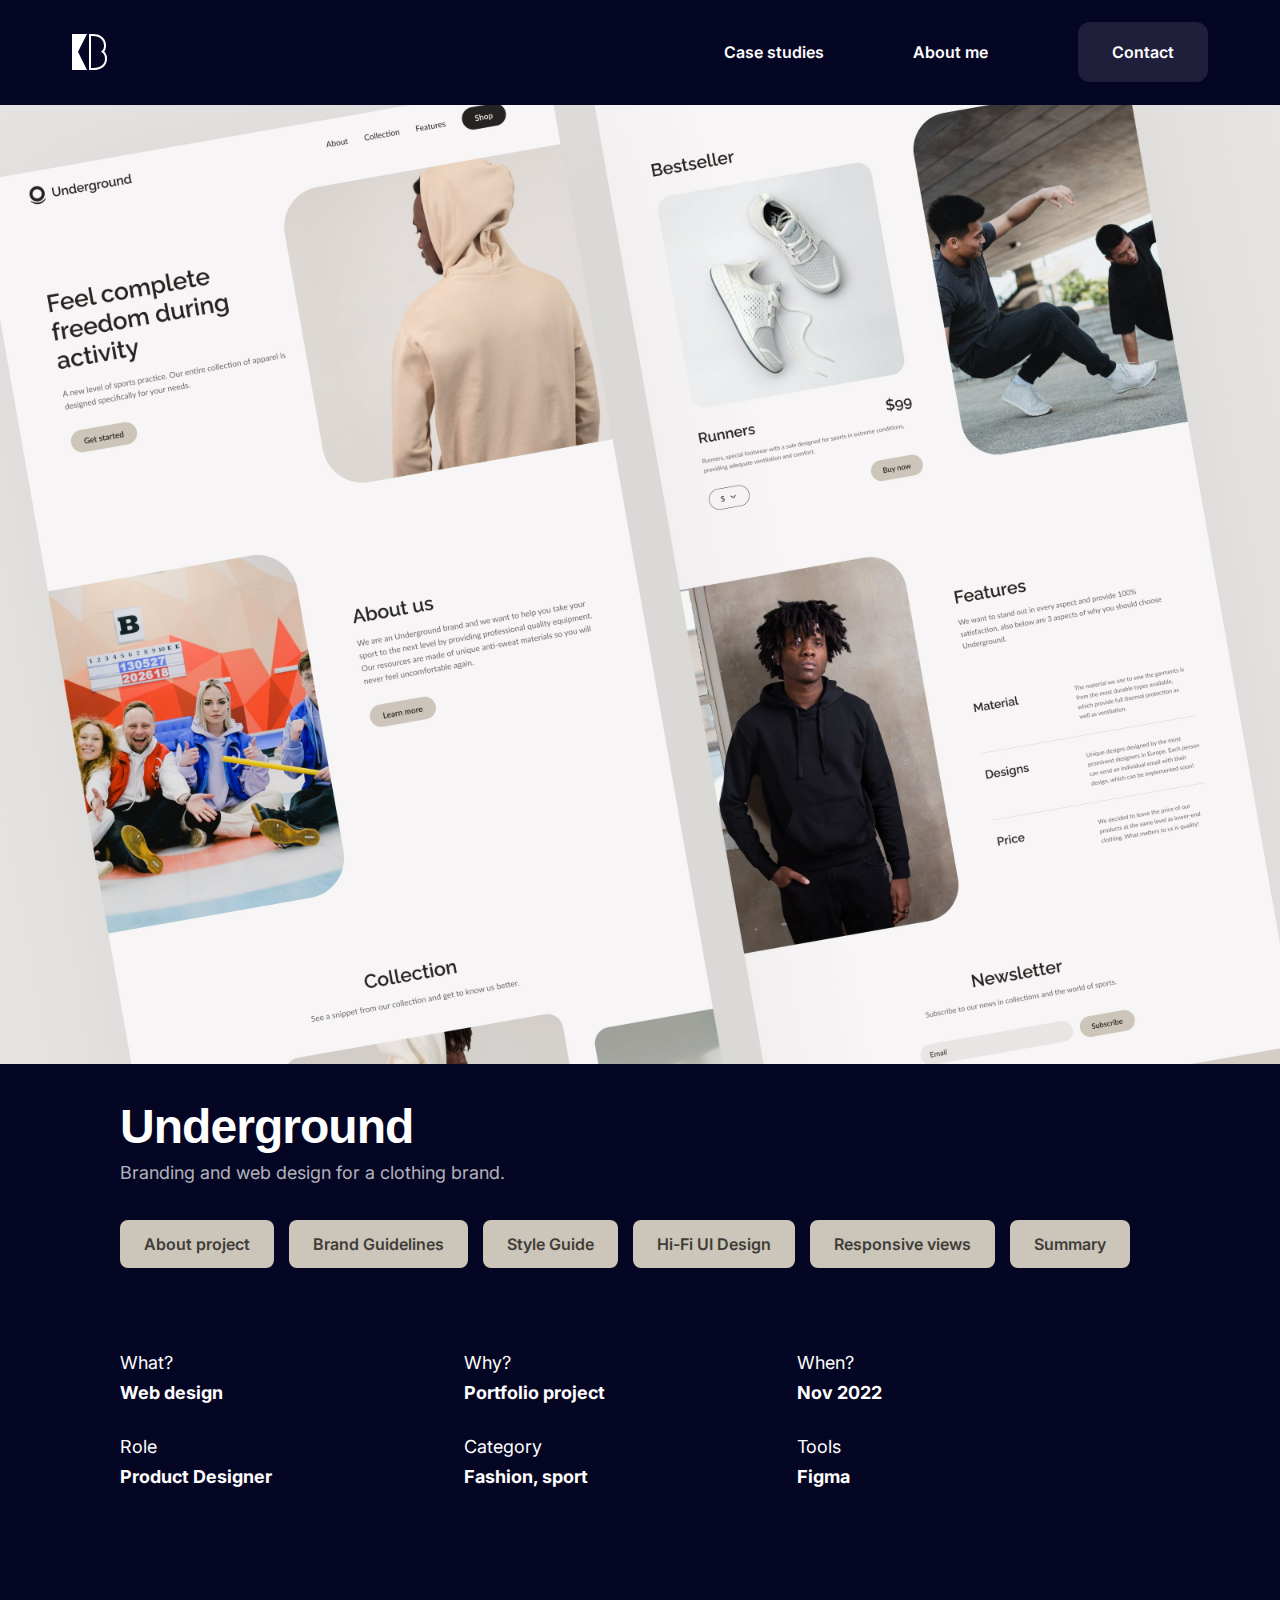
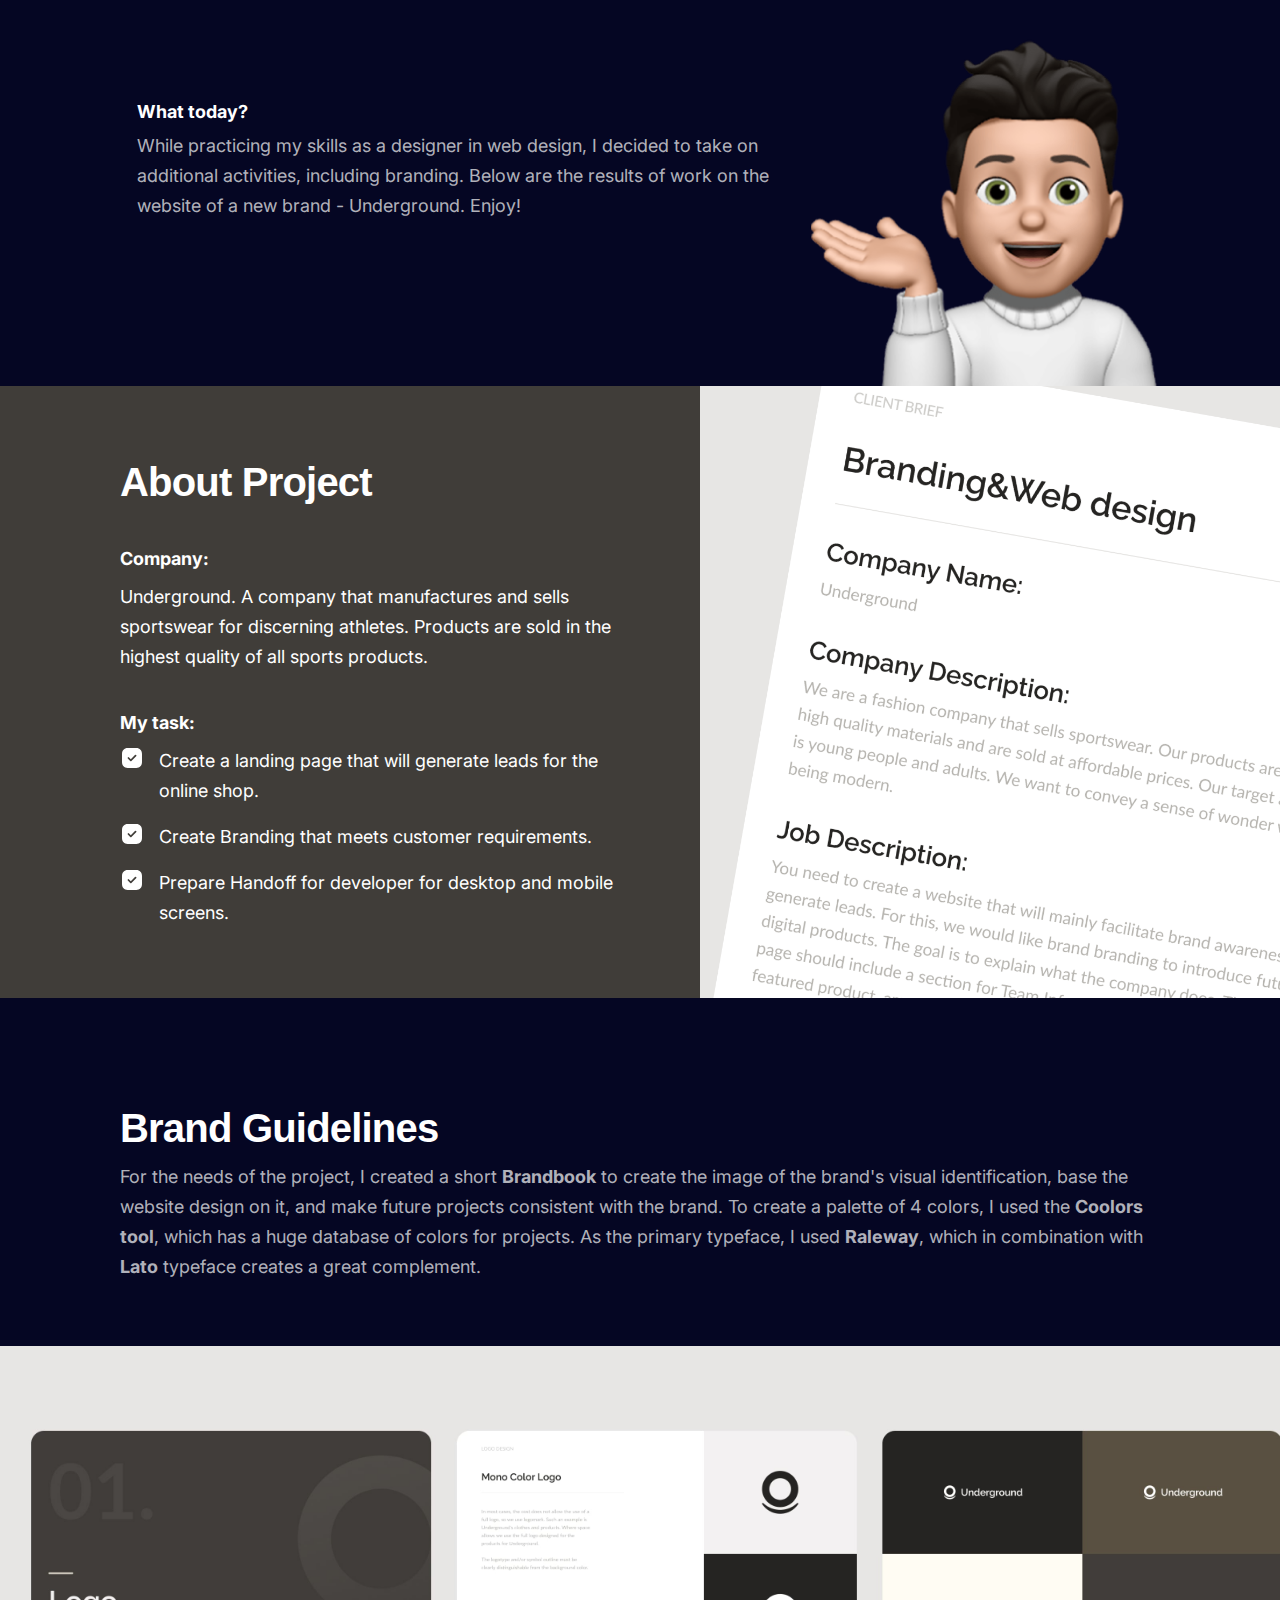
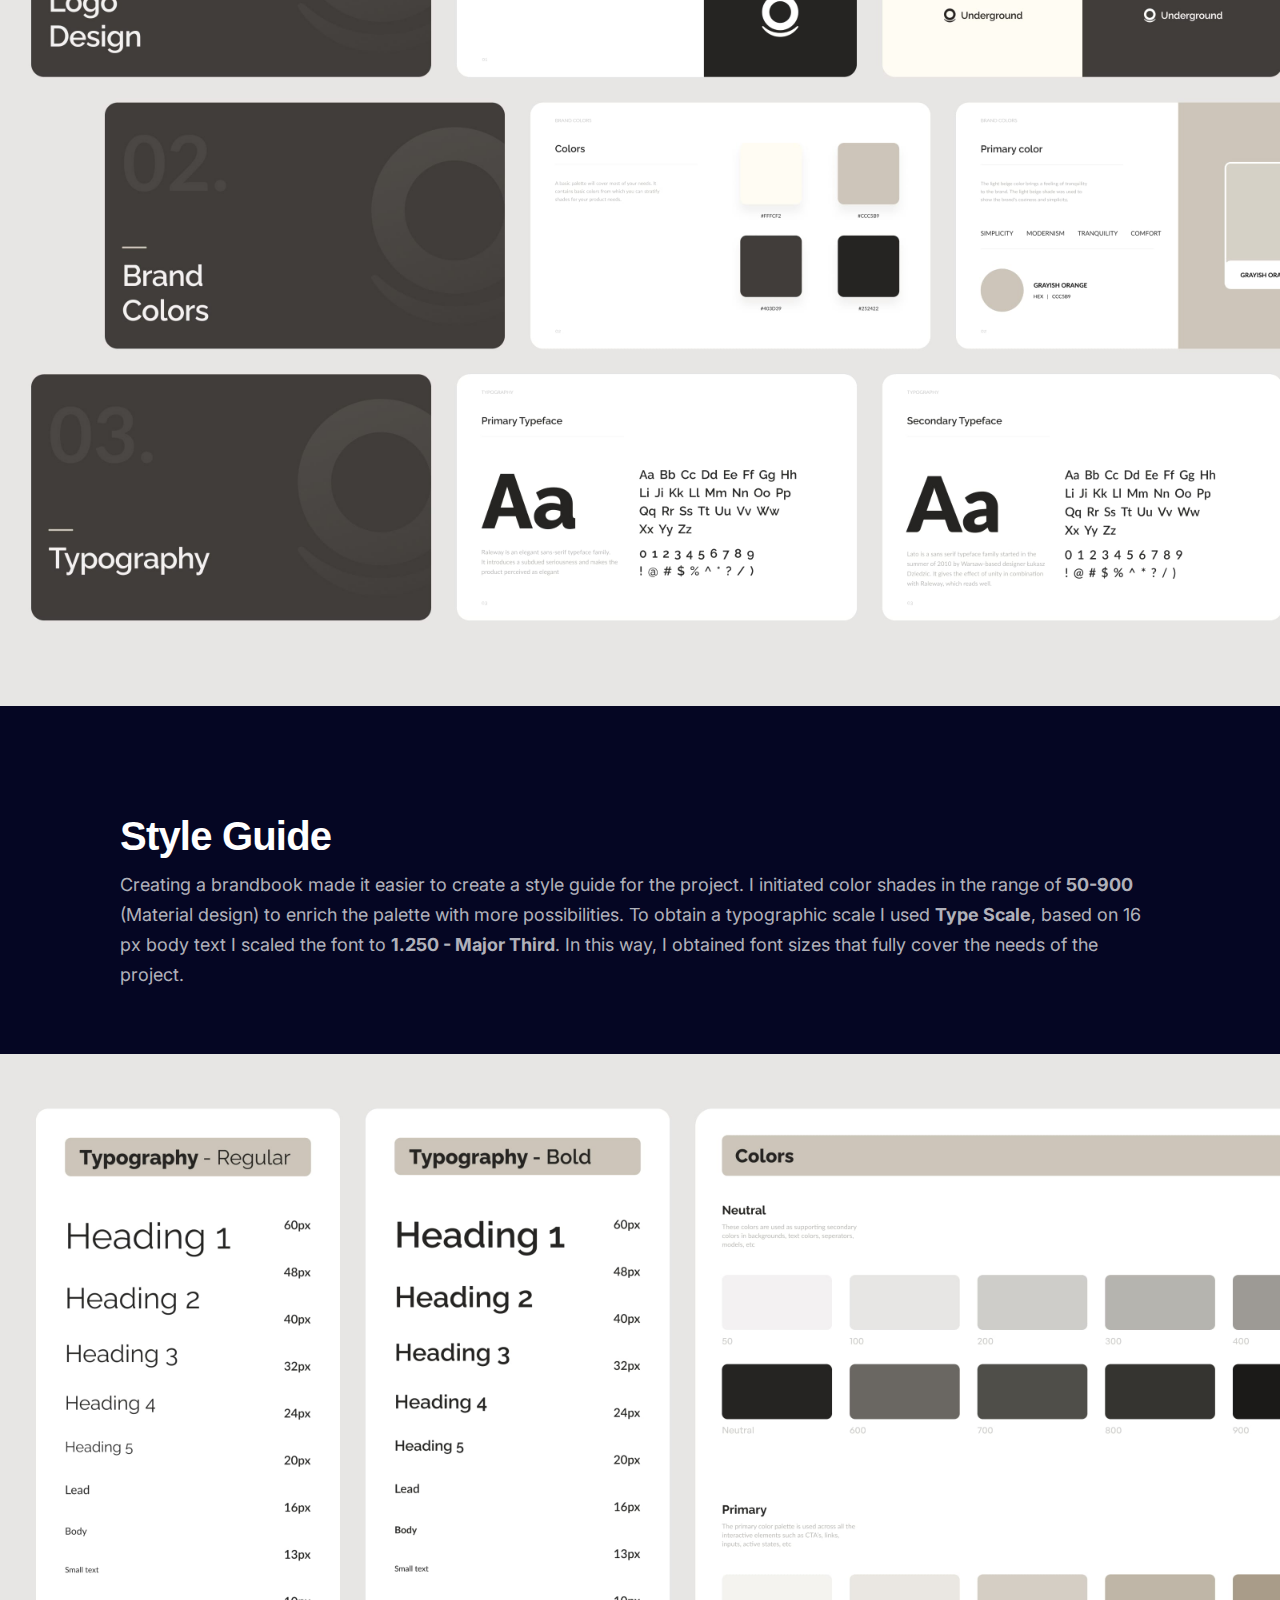
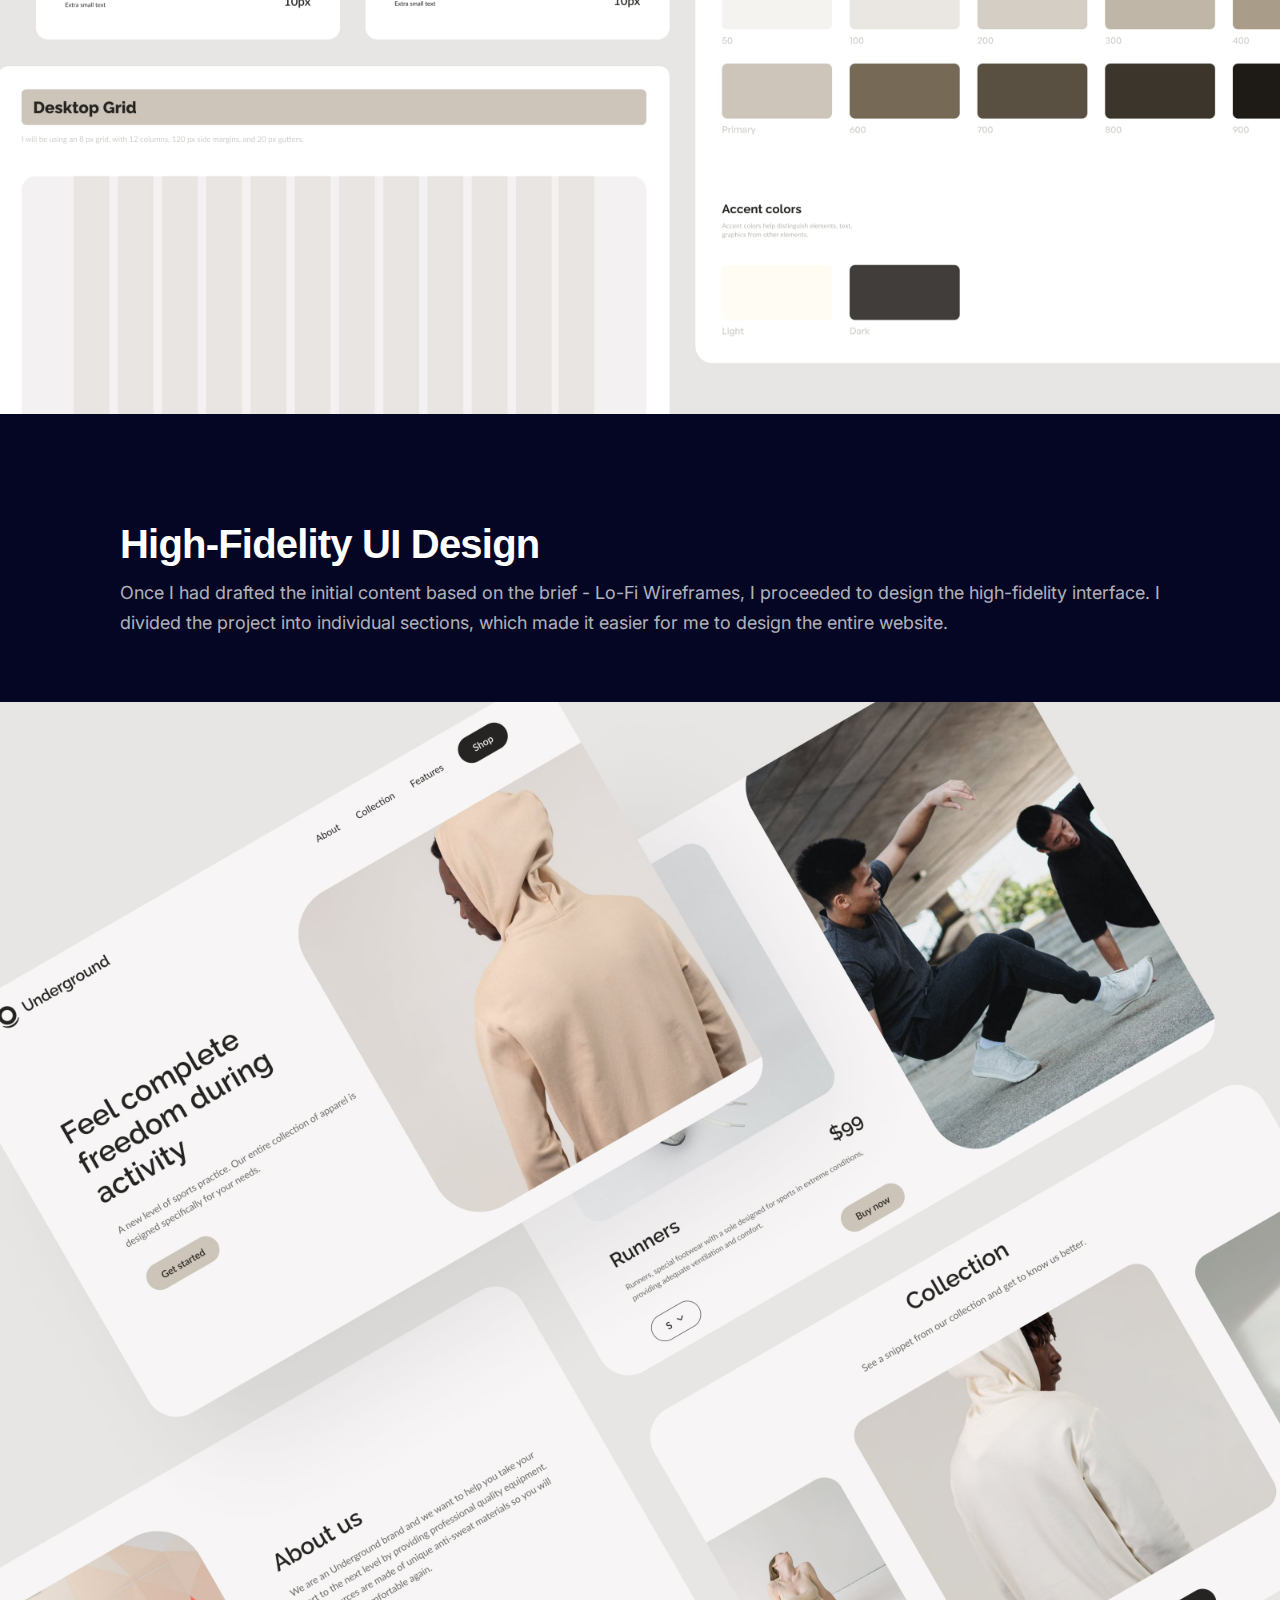
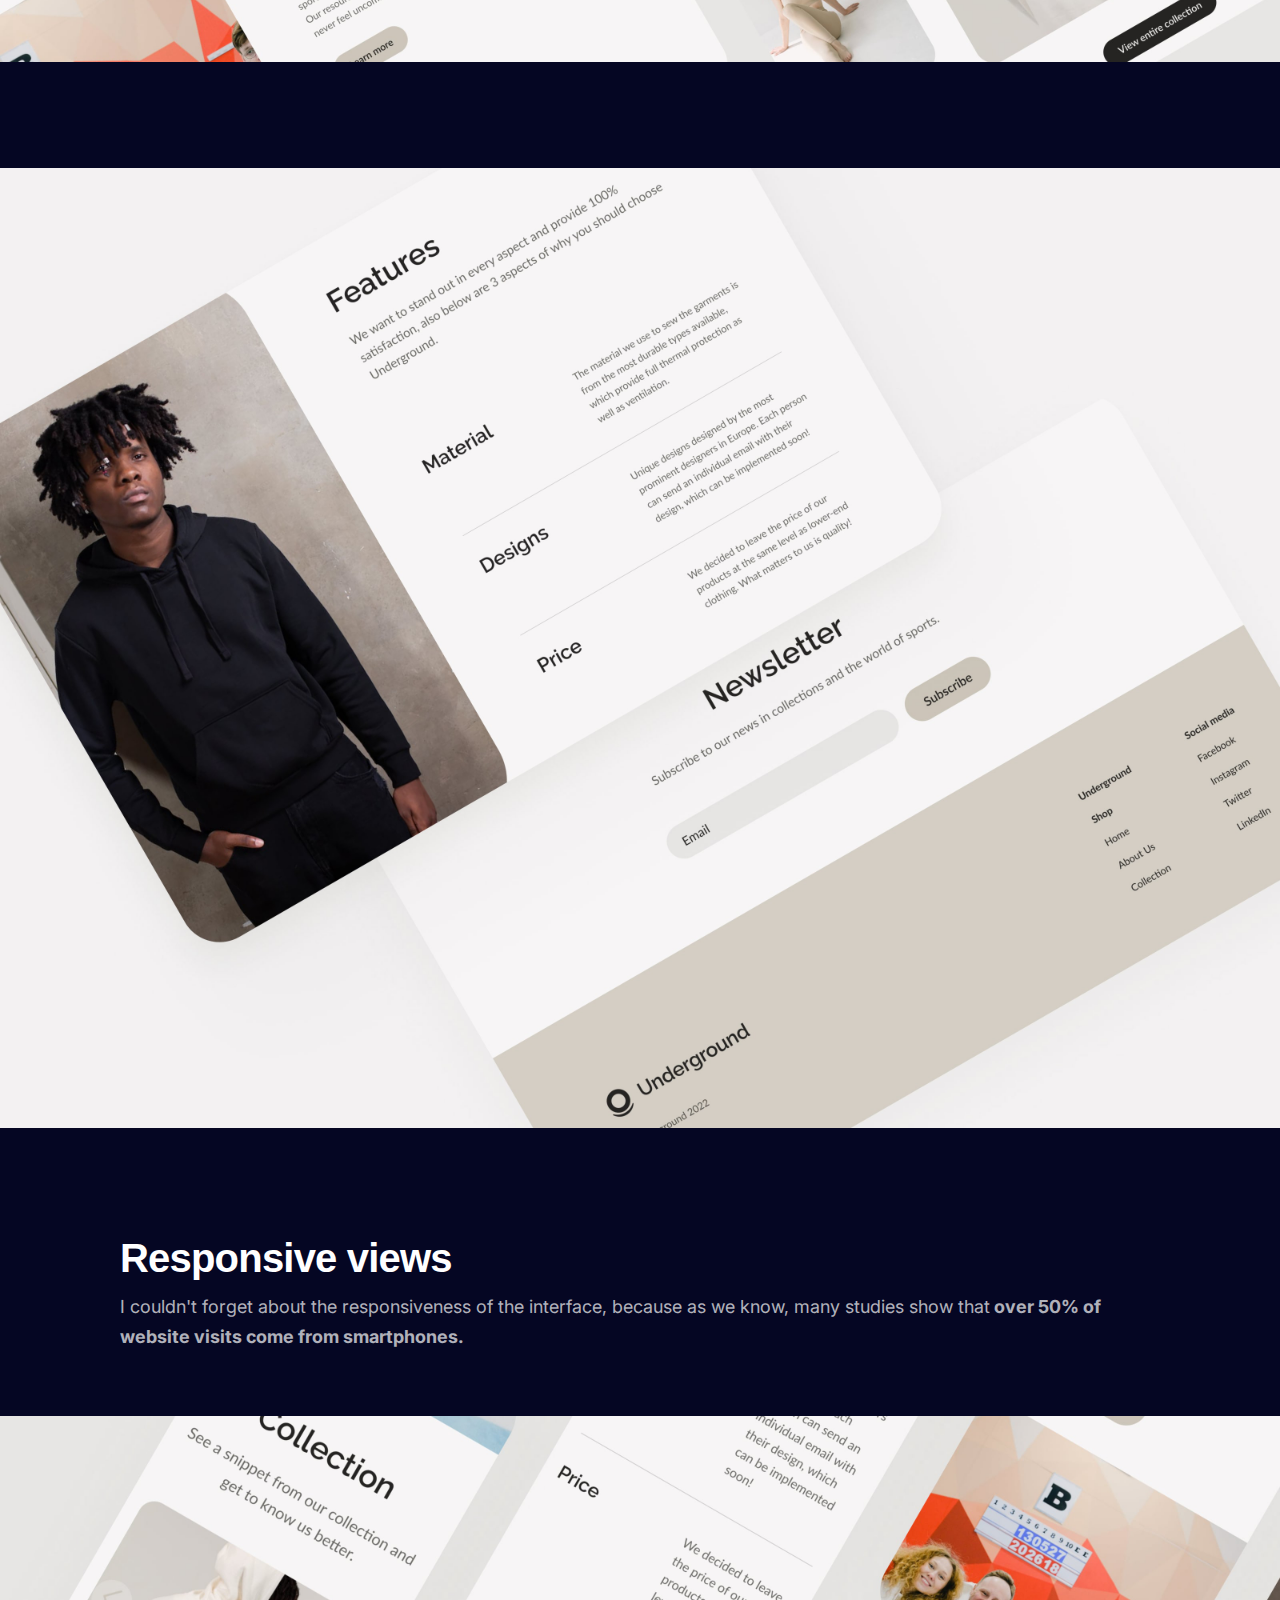
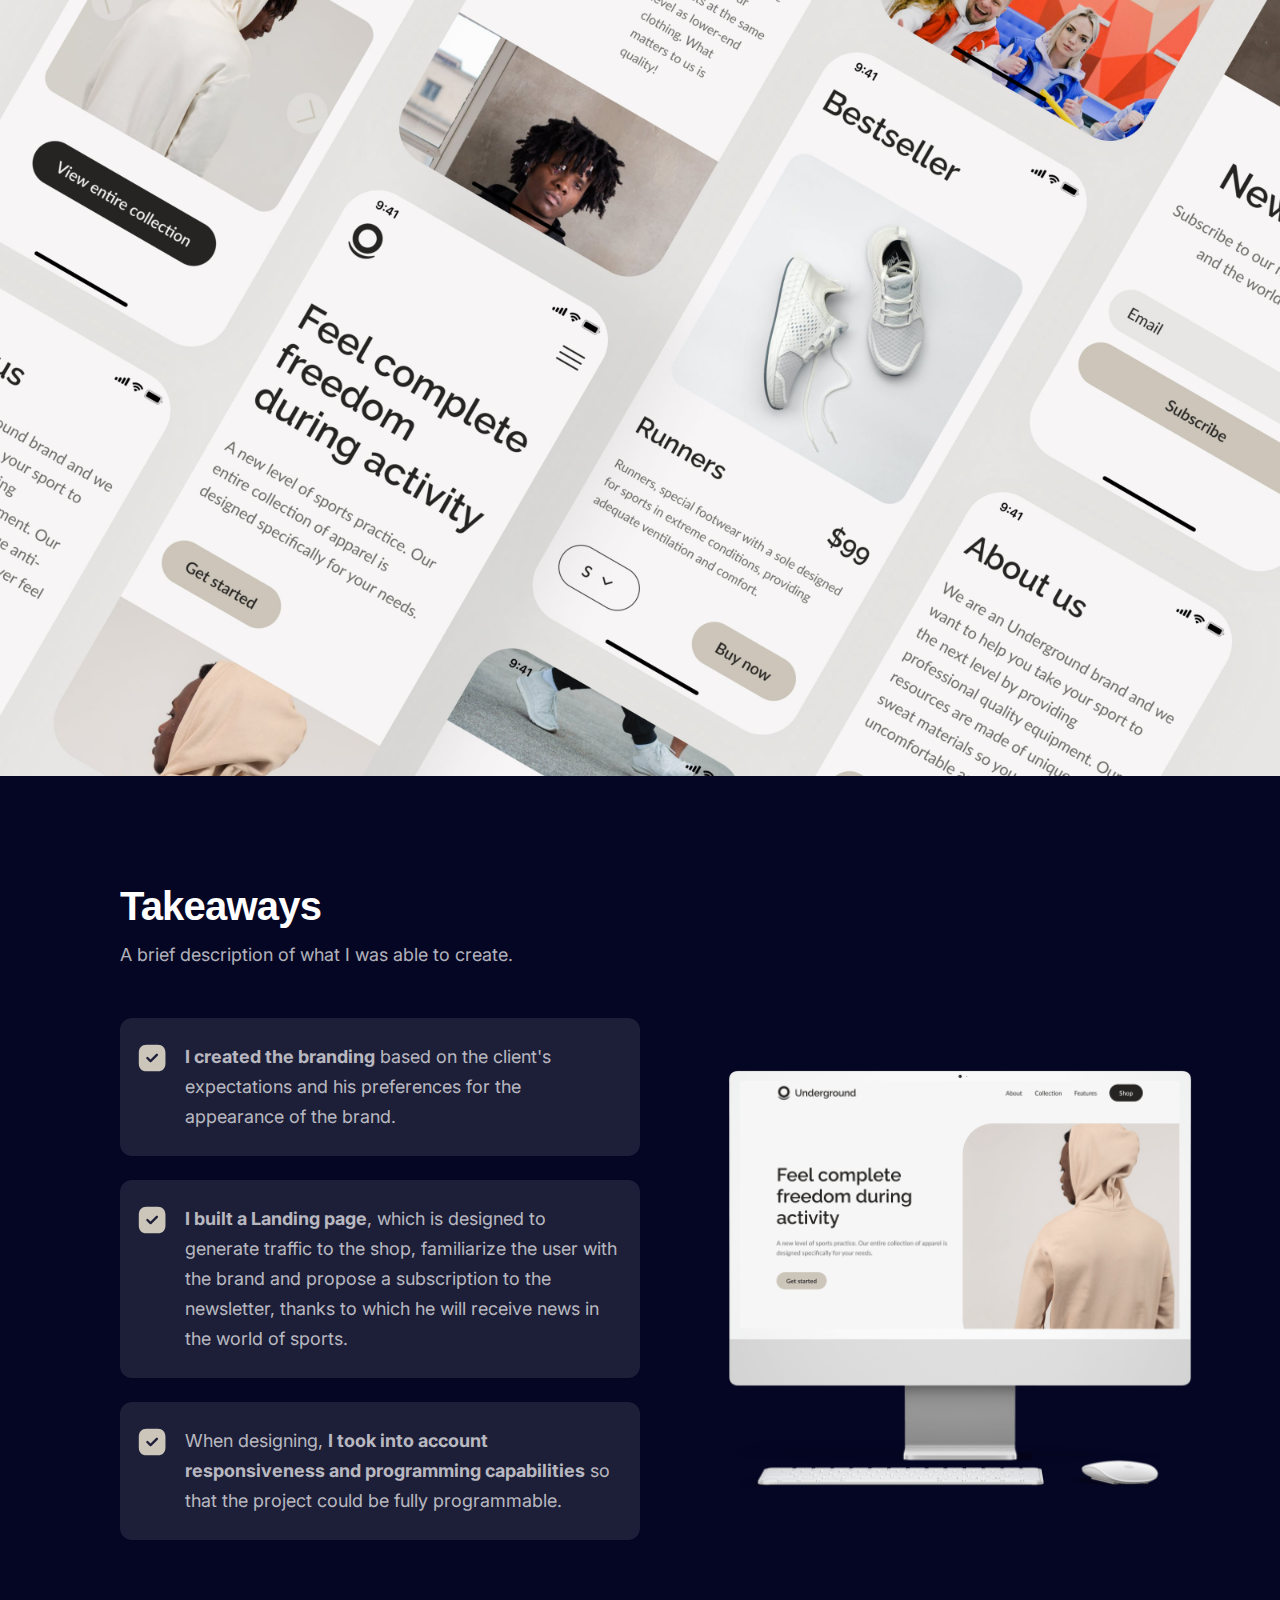
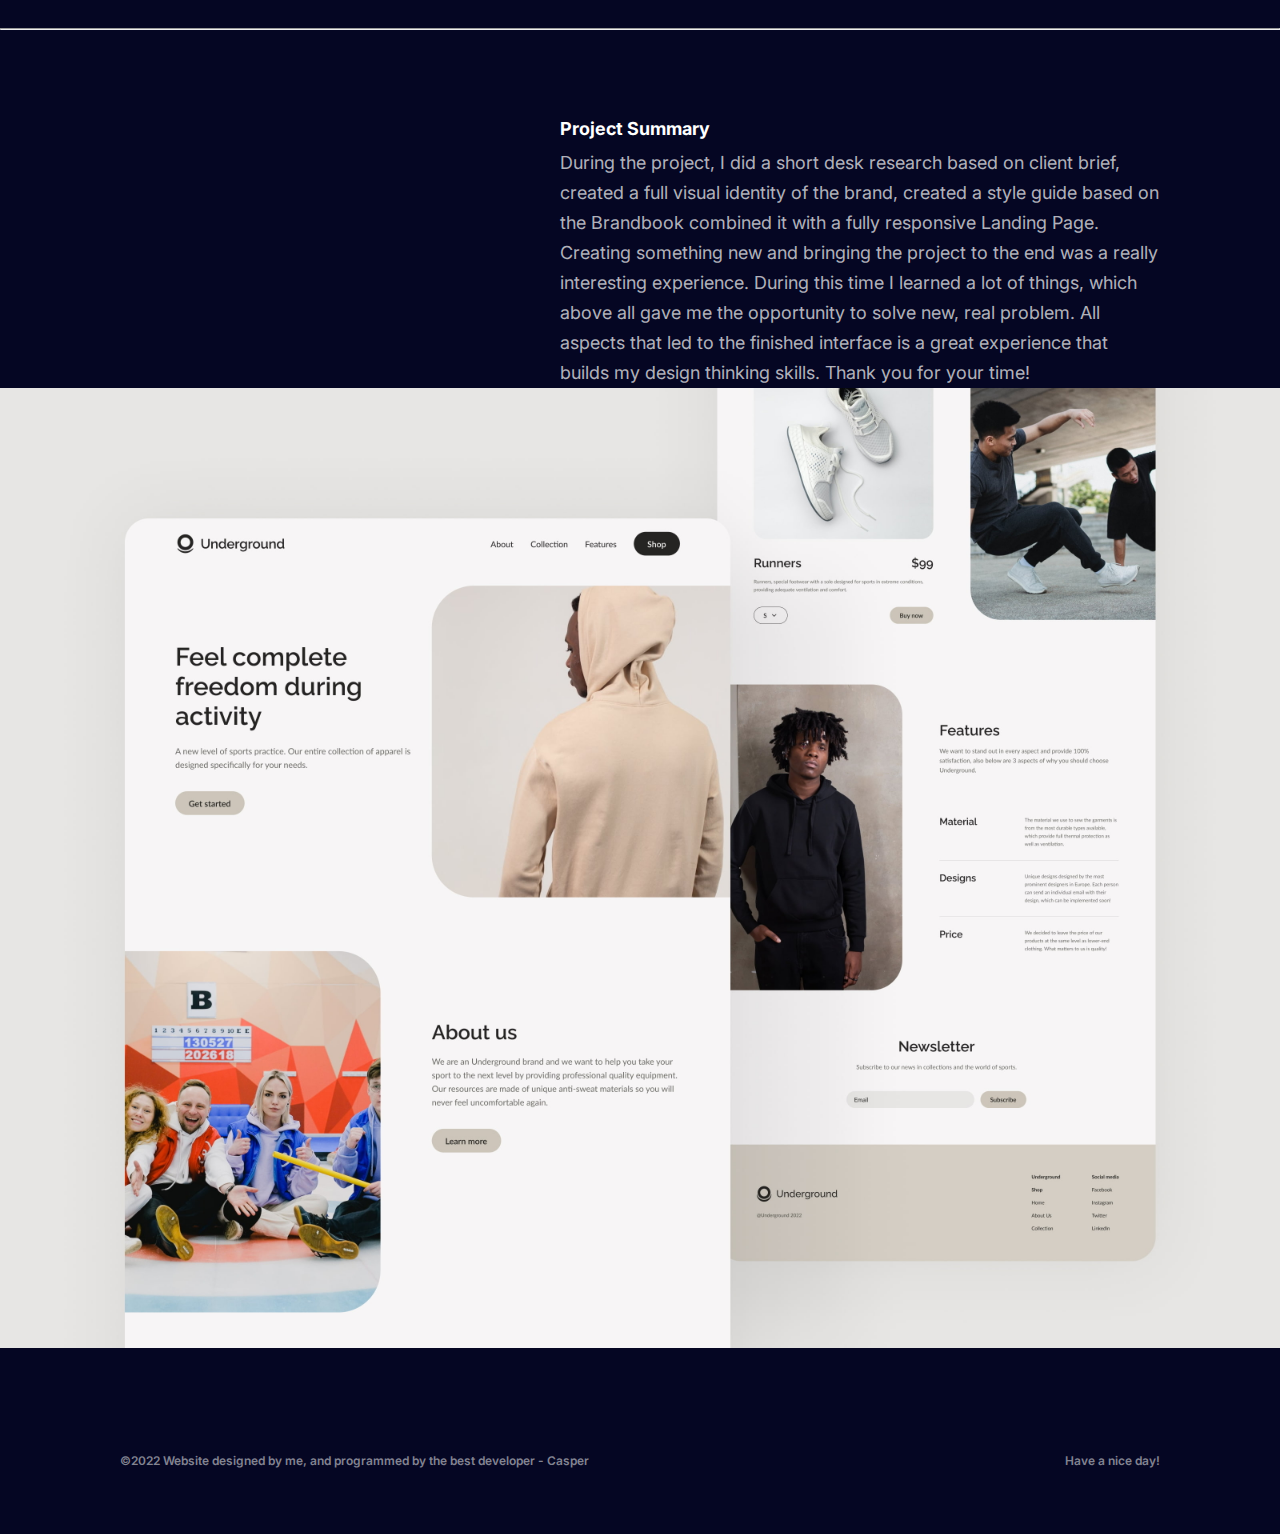
<file: underground.html>
<!DOCTYPE html>
<html lang="pl">

<head>
    <meta charset="UTF-8">
    <meta http-equiv="X-UA-Compatible" content="IE=edge">
    <meta name="viewport" content="width=device-width, initial-scale=1.0">
    <title>Bart Kuchcinski | Product Designer</title>
    <link rel="icon" type="image/svg" href="./img/icon/favicon.svg">
    <link rel="preconnect" href="https://fonts.googleapis.com">
    <link rel="preconnect" href="https://fonts.gstatic.com" crossorigin>
    <link href="https://fonts.googleapis.com/css2?family=Inter:wght@400;600;700;800;900&display=swap" rel="stylesheet">
    <link rel="stylesheet" href="./css/underground.css">
    <link rel="stylesheet" href="./css/nav.css">
    <script src="./js/script-index.js" defer></script>
</head>
<nav class="nav">
    <div class="nav__container container">
        <a href="#" class="nav__logo"><img src="./img/index/logo.svg" alt="Bart's portfolio logo"></a>
        <button class="nav__hamburger"><img src="./img/index/hamburger.svg" alt="drirectory"></button>
        <div class="nav__links">
            <a href="/#case-studies" class="nav__link text text--first">Case studies</a>
            <a href="/#know-me-better" class="nav__link text text--first">About me</a>
            <a href="/#contact-me" class="nav__link--btn btn-index text text--first">Contact</a>
        </div>
    </div>
    <div class="nav__popup nav__popup--hidden">
        <a href="/#case-studies" class="nav__link text text--navpopup nav-item">Case studies</a>
        <a href="/#know-me-better" class="nav__link text text--navpopup nav-item">About me</a>
        <a href="/#contact-me" class="nav__link--btn btn-index text text--navpopup nav-item">Contact</a>
    </div>
</nav>
<main>
    <section class="hero">
        <img loading="lazy" class="hero__img" src="./img/main-mockup-underground.jpg" alt="Traveloo mockup">
    </section>
    <section class="iplus-app">
        <div class="container">
            <div class="iplus-app__content">
                <h1 class="heading heading-first">Underground</h1>
                <p class="text text-seventh">Branding and web design for a clothing brand.</p>
                <div class="iplus-app__items">
                    <a href="#product-definition" class="iplus-app__item text-navitem">About project</a>
                    <a href="#brand-guidelines" class="iplus-app__item text-navitem">Brand Guidelines</a>
                    <a href="#style-guide" class="iplus-app__item text-navitem">Style Guide</a>
                    <a href="#high-fidelity" class="iplus-app__item text-navitem">Hi-Fi UI Design</a>
                    <a href="#responsive-views" class="iplus-app__item text-navitem">Responsive views</a>
                    <a href="#takeaways-summary" class="iplus-app__item text-navitem">Summary</a>


                </div>
                <div class="iplus-app__answers">
                    <div class="iplus-app__answer">
                        <div class="iplus-app__answer-subelement">
                            <p class="text text-second">What?</p>
                            <strong class="text text-third">Web design</strong>
                        </div>
                        <div class="iplus-app__answer-subelement">
                            <p class="text text-second">Role</p>
                            <strong class="text text-third">Product Designer</strong>
                        </div>
                    </div>
                    <div class="iplus-app__answer">
                        <div class="iplus-app__answer-subelement">
                            <p class="text text-second">Why?</p>
                            <strong class="text text-third">Portfolio project</strong>
                        </div>
                        <div class="iplus-app__answer-subelement">
                            <p class="text text-second">Category</p>
                            <strong class="text text-third">Fashion, sport</strong>
                        </div>
                    </div>
                    <div class="iplus-app__answer">
                        <div class="iplus-app__answer-subelement">
                            <p class="text text-second">When?</p>
                            <strong class="text text-third">Nov 2022</strong>
                        </div>
                        <div class="iplus-app__answer-subelement">
                            <p class="text text-second">Tools</p>
                            <strong class="text text-third">Figma</strong>
                        </div>
                    </div>
                </div>
                <div class="iplus-app__bottom">
                    <div class="iplus-app__info">
                        <p class="iplus-app__info-title text text-third">What today?</p>
                        <p class="text text-seventh">While practicing my skills as a designer in web design,
                            I decided to take on additional activities, including branding.
                            Below are the results of work on the website of a new brand - Underground. Enjoy!</p>
                    </div>
                    <img loading="lazy" class="iplus-app__info-img" src="./img/bart.png" alt="Bart photo">
                </div>
            </div>
        </div>
    </section>



    <!-- About Project -->
    <section id="product-definition" class="market-research">
        <div class="show">
            <div class="container">
                <div class="market-research__content">
                    <div class="market-research__text">
                        <h2 class="heading heading-second">About Project</h2>
                        <div class="market-research__subtext">
                            <p class="market-research__subtext-title text text-third text-third-white">Company:</p>
                            <p class="text text-seventh text-seventh-white">Underground. A company that manufactures and
                                sells sportswear for discerning athletes.
                                Products are sold in the highest quality of all sports products.
                            </p>
                        </div>
                        <div class="market-research__subtext">
                            <p class="market-research__subtext-title text text-third text-third-white">My task:</p>
                            <div class="market-research__subtext-box">
                                <div class="market-research__subtext-items">
                                    <img class="market-research__subtext-item" src="./img/icon/checked5.svg" alt="">
                                    <p class="text text-seventh text-seventh-white">Create a landing page that will
                                        generate
                                        leads for the online shop.
                                    </p>
                                </div>
                                <div class="market-research__subtext-items">
                                    <img class="market-research__subtext-item" src="./img/icon/checked5.svg" alt="">
                                    <p class="text text-seventh text-seventh-white">Create Branding that meets customer
                                        requirements.
                                    </p>
                                </div>
                                <div class="market-research__subtext-items">
                                    <img class="market-research__subtext-item" src="./img/icon/checked5.svg" alt="">
                                    <p class="text text-seventh text-seventh-white">Prepare Handoff for developer for
                                        desktop and mobile screens.</p>
                                </div>

                            </div>
                        </div>

                    </div>
                    <div class="market-research__image">
                        <img loading="lazy" src="./img/brief-mockup.png" alt="chart">
                    </div>
                </div>
            </div>
            <img src="./img/brief-mockup.png" class="market-research__image1" />
        </div>
    </section>


    <!-- Sekcja Brand Guideline -->
    <section id="brand-guidelines" class="high-fidelity-1">
        <div class="container">
            <div class="high-fidelity__text">
                <h2 class="heading heading-second high-fidelity__title">Brand Guidelines</h2>
                <p class="text text-seventh">For the needs of the project, I created a short <span
                        class="text-700">Brandbook</span> to create the image of the brand's
                    visual identification, base the website design on it, and make future projects consistent with the
                    brand. To create a palette of 4 colors,
                    I used the <span class="text-700">Coolors tool</span>, which has a huge database of colors for
                    projects. As the primary typeface, I used <span class="text-700">Raleway</span>,
                    which in combination with <span class="text-700">Lato</span> typeface creates a great complement.
                </p>
            </div>
        </div>
        <div class="high-fidelity__imgbox">

            <img class="img" src="./img/brand-mockup.jpg" alt="">
        </div>
    </section>

    <!-- Sekcja Style Guide -->
    <section id="style-guide" class="high-fidelity">
        <div class="container">
            <div class="high-fidelity__text">
                <h2 class="heading heading-second high-fidelity__title">Style Guide</h2>
                <p class="text text-seventh">Creating a brandbook made it easier to create a style guide for the
                    project.
                    I initiated color shades in the range of <span class="text-700">50-900</span> (Material design) to
                    enrich the palette with more possibilities.
                    To obtain a typographic scale I used <span class="text-700">Type Scale</span>, based on 16 px body
                    text I scaled the font to <span class="text-700">1.250 - Major Third</span>. In this way,
                    I obtained font sizes that fully cover the needs of the project.</p>
            </div>
        </div>
        <div class="high-fidelity__imgbox">
            <img class="img" src="./img/style-guide-mockup.jpg" alt="style-guide">
        </div>
    </section>


    <!-- Sekcja High-Fidelity -->
    <section id="high-fidelity" class="high-fidelity">
        <div class="container">
            <div class="high-fidelity__text">
                <h2 class="heading heading-second high-fidelity__title">High-Fidelity UI Design</h2>
                <p class="text text-seventh">Once I had drafted the initial content based on the brief - Lo-Fi
                    Wireframes,
                    I proceeded to design the high-fidelity interface. I divided the project into individual sections,
                    which made it easier for me to design the entire website.</p>
            </div>
        </div>
        <div class="high-fidelity__imgbox">

            <img class="img" src="./img/hifi-mockup-1.jpg" alt="hifi-mockup-1">
            <img class="img" src="./img/hifi-mockup-2.jpg" alt="hifi-mockup-2">
        </div>
    </section>


    <!-- Sekcja Responsive views -->
    <section id="responsive-views" class="high-fidelity">
        <div class="container">
            <div class="high-fidelity__text">
                <h2 class="heading heading-second high-fidelity__title">Responsive views</h2>
                <p class="text text-seventh">I couldn't forget about the responsiveness of the interface,
                    because as we know, many studies show that<span class="text-700"> over 50% of website visits come
                        from smartphones.</span></p>
            </div>
        </div>
        <div class="high-fidelity__imgbox">
            <img class="img" src="./img/mobile-mockup.jpg" alt="style-guide">
        </div>
    </section>



    <section id="takeaways-summary" class="takeaways">
        <div class="container">
            <div class="takeaways__text">
                <h2 class="heading heading-second high-fidelity__title">Takeaways</h2>
                <p class="text text-seventh">A brief description of what I was able to create.</p>
            </div>
            <div class="takeaways__middle">
                <div class="takeaways__box">
                    <div class="takeaways__item"><img src="./img/icon/tick-square-underground.svg" alt="tick-square">
                        <p class="text text-seventh"><span class="text-700">I created the branding</span> based on the
                            client's expectations
                            and his preferences for the appearance of the brand.</p>
                    </div>
                    <div class="takeaways__item"><img src="./img/icon/tick-square-underground.svg" alt="tick-square">
                        <p class="text text-seventh"><span class="text-700">I built a Landing page</span>, which is
                            designed to generate traffic to the shop,
                            familiarize the user with the brand and propose a subscription to the newsletter,
                            thanks to which he will receive news in the world of sports.</p>
                    </div>
                    <div class="takeaways__item"><img src="./img/icon/tick-square-underground.svg" alt="tick-square">
                        <p class="text text-seventh">When designing, <span class="text-700"> I took into account
                                responsiveness and programming capabilities</span> so that the project could be fully
                            programmable.</p>
                    </div>
                </div>
                <img class="takeaways__img img" src="./img/imac-mockup.png" alt="imac-mockup">
            </div>
        </div>
    </section>

    <div class="divider">
        <hr style=" background: #CCC5B9; height: 1px;">
    </div>



    <!-- // Podsumowanie // -->

    <section class="summary">
        <div class="container">
            <div class="summary__content">
                <img loading="lazy" src="./img/mamoji4.png" alt="">
                <div>
                    <p class="summary__title text text-third">Project Summary</p>
                    <p class="text text-seventh">During the project, I did a short desk research based on client brief,
                        created a full visual identity of the brand,
                        created a style guide based on the Brandbook combined it with a fully responsive Landing Page.
                        Creating something new and bringing the project to the end was a really interesting experience.
                        During this time I learned a lot of things, which above all gave me the opportunity to solve
                        new, real problem.
                        All aspects that led to the finished interface is a great experience that builds my design
                        thinking skills. Thank you for your time!
                    </p>
                </div>
            </div>
        </div>
    </section>
    <section>
        <img class="img" src="./img/end-mockup-underground.jpg" alt="end-mockup">
    </section>
</main>
<footer class="footer section">
    <div class="container">
        <div class="footer__content">
            <p class="text text-nineth footer__text">©2022 Website designed by me, and programmed by the best developer
                - Casper</p>
            <p class="text text-nineth">Have a nice day!</p>
        </div>
    </div>
</footer>

<body>
</body>

</html>
</file>
<file: css/style-index.css>
*,
*::before,
*::after {
  box-sizing: border-box;
}

* {
  margin: 0;
  padding: 0;
  font: inherit;
}

html {
  color-scheme: dark light;
}

body {
  min-height: 100vh;
}

img,
picture,
svg,
video {
  display: block;
  max-width: 100%;
}

a {
  color: inherit;
  text-decoration: none;
}

button {
  border: none;
  background-color: transparent;
}

.heading {
  font-family: "Poppins", sans-serif;
  font-weight: 800;
  line-height: 130%;
  letter-spacing: -0.02em;
}
.heading--orange {
  color: #efac00;
}
.heading--first {
  font-size: 48px;
  line-height: 120%;
  letter-spacing: -0.03em;
}
.heading--second {
  font-size: 32px;
}
.heading--third, .heading--fourth {
  font-size: 22px;
  font-weight: 700;
}

.text {
  font-family: "Inter", sans-serif;
}
.text--navpopup, .text--first, .text--third {
  font-size: 24px;
  font-weight: 600;
  line-height: 150%;
}
.text--first, .text--third {
  font-size: 16px;
}
.text--second, .text--sixth {
  font-size: 18px;
  font-weight: 400;
  line-height: 1.67em;
  color: rgba(255, 255, 255, 0.8);
}
.text--third {
  font-feature-settings: "salt" on;
  font-weight: 400;
  font-size: 14px;
}
.text--third--small {
  font-size: 11px;
}
.text--fourth {
  font-size: 22px;
}
.text--fifth {
  font-size: 12px;
  font-weight: 600;
  line-height: 150%;
  color: #828391;
}
.text--sixth {
  font-size: 16px;
}
.text--bold {
  font-weight: 700;
}

@media (min-width: 576px) {
  .heading--first {
    font-size: 96px;
  }
  .heading--second {
    font-size: 40px;
    letter-spacing: -0.03em;
  }
  .heading--third {
    font-size: 32px;
    font-weight: 800;
  }
  .text--third {
    font-size: 16px;
  }
  .text--third--small {
    font-size: 16px;
  }
}
.container {
  width: min(100% - 40px, 1240px);
  margin-inline: auto;
}

.btn-index {
  padding: 1em 2em;
  border: 2px solid #1f1f3b;
  border-radius: 0.75em;
  background-color: #1f1f3b;
  transition: background-color 0.3s;
}
.btn-index--block {
  display: block;
  width: -webkit-max-content;
  width: -moz-max-content;
  width: max-content;
}
.btn-index:hover {
  background-color: transparent;
}

@media (min-width: 576px) {
  .container {
    width: min(100% - 80px, 1240px);
  }
}
html {
  font-size: 62.5%;
  scroll-behavior: smooth;
  scroll-padding: 15em;
  background-color: #060624;
}

.body {
  position: relative;
  font-size: 1rem;
  background-color: #060624;
}
.body--stuck {
  overflow: hidden;
}

.nav {
  position: fixed;
  top: 0;
  left: 0;
  width: 100%;
  z-index: 1000;
}
.nav__container {
  position: relative;
  padding: 2.2em 2em;
  display: flex;
  justify-content: space-between;
  z-index: 1000;
}
.nav__logo {
  max-width: 35px;
  display: flex;
  align-items: center;
}
.nav__hamburger {
  padding-block: 0.75em;
  border: none;
  background-color: transparent;
}
.nav__links {
  display: none;
}
.nav__link {
  padding: 0.8em;
}
.nav__link--btn {
  margin-top: 1em;
}
.nav__popup {
  position: fixed;
  top: 0;
  display: flex;
  flex-direction: column;
  align-items: center;
  justify-content: center;
  gap: 4em;
  width: 100vw;
  height: 100vh;
  background-color: #060624;
  transition: translate 0.5s;
}
.nav__popup--hidden {
  translate: 100%;
}

.header {
  margin-top: 79px;
  padding: 2.4em 0 8em;
  overflow: hidden;
}
.header__title, .header__text, .header__btn {
  position: relative;
  margin-inline: auto;
}
.header__title, .header__text {
  max-width: 335px;
  text-align: center;
}
.header__arrow, .header__circle {
  display: none;
}
.header__text {
  padding: 1.34em 0 2.67em;
}
.header__btn {
  display: flex;
  align-items: center;
  gap: 0.625em;
}

.slider {
  margin-bottom: 8em;
  padding: 32px 0;
  display: flex;
  gap: 16px;
  width: 100%;
  height: 260px;
  overflow-x: scroll;
  background-color: #1f1f3b;
  -ms-overflow-style: none;
  scrollbar-width: none;
}
.slider::-webkit-scrollbar {
  display: none;
}
.slider__element {
  height: 100%;
  border-radius: 6px;
}

.case-studies {
  padding-bottom: 8.8em;
}
.case-studies__header {
  padding-bottom: 4.8em;
}
.case-studies__cards {
  display: grid;
  align-items: center;
  grid-template-columns: 1fr;
  row-gap: 4.8em;
}
.case-studies__card {
  position: relative;
  display: flex;
  flex-direction: column;
  justify-content: space-between;
  margin-inline: auto;
  padding: 1.6em 1.6em 1.8em;
  border-radius: 8px;
  max-width: 588px;
  aspect-ratio: 1/1.2;
  background-size: cover;
  overflow: hidden;
}
.case-studies__card--background {
  position: absolute;
  top: 50%;
  left: 50%;
  width: initial;
  height: 100%;
  max-width: none;
  translate: -50% -50%;
  transition: transform 0.5s, opacity 0.5s;
  opacity: 0.8;
}
.case-studies__card--background:hover {
  transform: scale(1.2);
  transform-origin: 50% 50%;
  opacity: 1;
}
.case-studies__card--tag {
  display: inline-block;
  margin-right: 0.5em;
  margin-bottom: 0.5em;
  padding: 0.8em 1.6em;
  border-radius: 2em;
  -webkit-backdrop-filter: blur(10px);
          backdrop-filter: blur(10px);
  background-color: rgba(5, 6, 35, 0.1);
}
.case-studies__card--tag:last-child {
  margin-right: 0;
}
.case-studies__card--description {
  padding: 2.4em;
  border-radius: 12px;
  -webkit-backdrop-filter: blur(30px);
          backdrop-filter: blur(30px);
  background-color: rgba(5, 6, 35, 0.15);
}
.case-studies__card--title {
  margin-bottom: 0.25em;
}

.know-me-better {
  padding-bottom: 8.8em;
}
.know-me-better__container {
  display: grid;
  gap: 4em;
}
.know-me-better__description {
  padding-block: 0.9em 0.25em;
}
.know-me-better__workplaces {
  padding-top: 4em;
  display: flex;
  gap: 1.6em;
}
.know-me-better__img {
  position: relative;
  display: grid;
  align-self: center;
  justify-self: center;
  width: 100%;
  max-width: 570px;
}
.know-me-better__img--bart {
  position: relative;
  width: 100%;
}
.know-me-better__img--ux, .know-me-better__img--ui {
  box-sizing: content-box;
  position: absolute;
  width: 22%;
  padding: 3%;
  border-radius: 12px;
  -webkit-backdrop-filter: blur(16px);
          backdrop-filter: blur(16px);
  background: rgba(255, 255, 255, 0.05);
  z-index: 100;
}
.know-me-better__img--ux {
  top: 15%;
  right: 5%;
}
.know-me-better__img--ui {
  left: 8%;
  bottom: 15%;
}

.contact-me__cards {
  position: relative;
  padding-top: 4em;
  display: grid;
  grid-template-rows: repeat(3, 1fr);
  gap: 1.5em;
  z-index: 1;
}
.contact-me__card {
  position: relative;
  display: block;
  padding: 50px 0;
  border-radius: 16px;
  background-image: #1f1f3b;
  transition: transform 0.3s;
}
.contact-me__card:hover {
  transform: scale(0.9);
}
.contact-me__card-content {
  position: absolute;
  top: 1px;
  left: 1px;
  bottom: 1px;
  right: 1px;
  border-radius: 16px;
  background-color: #12132e;
}
.contact-me__card-textbox {
  position: absolute;
  top: 50%;
  left: 88px;
  transform: translateY(-50%);
}
.contact-me__card-title {
  position: relative;
  font-weight: 600;
}
.contact-me__card-icon {
  position: absolute;
  top: 50%;
  left: -16px;
  transform: translate(-100%, -50%);
}
.contact-me__card--orange {
  background-image: linear-gradient(95.93deg, rgba(229, 175, 74, 0.8) -1.83%, rgba(229, 175, 74, 0.2) 122.44%), linear-gradient(0deg, rgba(255, 255, 255, 0.05), rgba(255, 255, 255, 0.05));
}

.footer {
  padding: 14.6em 0 6.4em;
}
.footer__content {
  text-align: center;
}
.footer__text {
  padding-bottom: 0.35em;
}

@media (min-width: 576px) {
  .body--stuck {
    overflow: visible;
  }
  .nav__hamburger {
    display: none;
  }
  .nav__links {
    display: flex;
    align-items: center;
    gap: 4em;
  }
  .nav__link--btn {
    margin-top: 0;
    margin-left: 0.8em;
  }
  .nav__popup {
    display: none;
  }
  .header {
    margin-top: 104px;
    padding: 7.2em 0 13.5em;
  }
  .header__title {
    max-width: 961px;
  }
  .header__text {
    max-width: 471px;
  }
  .slider {
    margin-bottom: 13.5em;
  }
  .case-studies {
    padding-bottom: 12em;
  }
  .case-studies__card {
    border-radius: 16px;
  }
  .know-me-better {
    padding-bottom: 16.2em;
  }
}
@media (min-width: 768px) {
  .case-studies__cards {
    grid-template-columns: repeat(2, 1fr);
    justify-content: space-between;
    -moz-column-gap: 3.2em;
         column-gap: 3.2em;
    row-gap: 4.4em;
  }
}
@media (min-width: 992px) {
  .header__arrow {
    display: block;
    position: absolute;
    top: -25px;
    right: -150px;
  }
  .know-me-better__container {
    grid-template-columns: repeat(2, 1fr);
    gap: 0;
  }
  .know-me-better__text {
    align-self: center;
  }
  .know-me-better__img {
    justify-self: flex-end;
  }
  .footer {
    padding: 16em 0 6.4em;
  }
  .footer__content {
    display: flex;
    justify-content: space-between;
  }
  .footer__text {
    padding-bottom: 0;
  }
}
@media (min-width: 1200px) {
  .header__circle {
    display: block;
    position: absolute;
    border-radius: 50%;
    background-size: cover;
    transition: scale 0.5s, opacity 0.5s;
    opacity: 0.8;
  }
  .header__circle--big {
    left: 0;
    width: 144px;
    height: 144px;
    background-image: url("../img/index/healthcare.png");
  }
  .header__circle--big:hover {
    scale: 2.125;
  }
  .header__circle--small {
    top: 50%;
    right: -100px;
    width: 122px;
    height: 122px;
    background-image: url("../img/index/underground.png");
  }
  .header__circle--small:hover {
    scale: 2.5;
  }
  .header__circle:hover {
    opacity: 1;
  }
  .case-studies__header {
    padding-bottom: 4.8em;
  }
  .case-studies__cards {
    grid-template-columns: repeat(2, 588px);
    justify-content: space-between;
    row-gap: 8.8em;
  }
  .case-studies__card {
    margin-inline: 0;
    padding: 2.4em;
  }
  .contact-me__cards {
    grid-template-columns: repeat(3, 1fr);
    grid-template-rows: 1fr;
  }
}/*# sourceMappingURL=style-index.css.map */
</file>
<file: css/style-healthcare.css>
*,
*::after,
*::before {
	box-sizing: border-box;
	margin: 0;
	padding: 0;
}

html {
	font-size: 10px;
	scroll-behavior: smooth;
}

a {
	text-decoration: none;
	color: inherit;
}

input,
button,
textarea,
select {
	font-family: inherit;
	font-size: inherit;
	font-weight: inherit;
	line-height: inherit;
}

button {
	border: none;
	cursor: pointer;
}

textarea {
	resize: vertical;
}

table {
	border-collapse: collapse;
	border-spacing: 0;
}

.container {
	margin: 0 auto;
	padding: 0 24px;
	width: 100%;
	max-width: 1300px;
}

.btn {
	font-family: Inter, 'sans-serif';
	font-weight: 600;
	line-height: 150%;
	padding: 16px 32px;
	border-radius: 12px;
	background-color: #f2f2f2;
	color: #050623;
	transition: background-color 0.3s, color 0.3s;
}
.btn:hover {
	background-color: #050623;
	color: #f2f2f2;
}

.hamburger {
	display: flex;
	flex-direction: column-reverse;
	justify-content: space-evenly;
	border: none;
	height: 32px;
	width: 32px;
	background-color: transparent;
	cursor: pointer;
}
.hamburger__line {
	border-radius: 2px;
	height: 2px;
	width: 100%;
	background-color: #fff;
}

@media (min-width: 768px) {
	.container {
		padding: 0 80px;
	}
}
.heading {
	font-family: 'Inter', sans-serif;
	font-style: normal;
	font-weight: 800;
	color: #fff;
}
.heading-first {
	font-weight: 900;
	font-size: 48px;
	line-height: 58px;
}
.heading-second {
	font-size: 24px;
	line-height: 29px;
}
.heading-third {
	font-size: 32px;
	line-height: 39px;
}

.text {
	font-family: 'Inter', sans-serif;
	font-style: normal;
	font-weight: 400;
	color: #fff;
}
.text-first {
	font-weight: 700;
	font-size: 18px;
	line-height: 28px;
}
.text-second,
.text-third {
	font-size: 18px;
	line-height: 22px;
}
.text-third,
.text-fifth {
	font-weight: 700;
}
.text-fourth {
	font-size: 16px;
	line-height: 22px;
}
.text-sixth {
	font-weight: 700;
	font-size: 32px;
	line-height: 44px;
}
.text-seventh {
	font-size: 18px;
	line-height: 30px;
	color: rgba(255, 255, 255, 0.7);
}
.text-seventh-white {
	color: #fff;
}
.text-eighth {
	font-size: 12px;
	line-height: 20px;
	color: #cecece;
}
.text-nineth {
	font-weight: 600;
	font-size: 12px;
	line-height: 150%;
	color: #828391;
}
.text-navitem {
	font-weight: 600;
	font-size: 16px;
	line-height: 150%;
}
.text-navitem-slide {
	font-size: 24px;
}
.text-700 {
	font-weight: 700;
}
.text-grey {
	color: rgba(255, 255, 255, 0.7);
}
.text-muted {
	color: #828391;
}
.text-underline {
	text-decoration: underline;
}

@media (min-width: 576px) {
	.heading-second {
		font-size: 40px;
		line-height: 48px;
	}
}
:root {
	scroll-behavior: smooth;
	background-color: #050623;
}

body {
	position: relative;
	font-size: 1.6rem;
	background-color: #050623;
}

.section {
	overflow: hidden;
}

.hidden {
	overflow: hidden;
}

.img {
	width: 100%;
}
.img-1 {
	max-width: 394px;
}
.img-2 {
	max-width: 146px;
}
.img-3 {
	max-width: 322px;
}

.nav {
	position: absolute;
	top: 0;
	left: 0;
	width: 100%;
	background-color: #050623;
}
.nav .container {
	position: relative;
}
.nav__scroll {
	display: none;
}
.nav__box {
	display: grid;
	grid-template-columns: repeat(2, -webkit-max-content);
	grid-template-columns: repeat(2, max-content);
	align-items: center;
	justify-content: space-between;
	padding: 1.5em 0;
}
.nav__sections {
	display: none;
}
.nav__hamburger {
	position: relative;
	z-index: 4;
}
.nav__slide-out {
	position: fixed;
	display: flex;
	flex-direction: column;
	justify-content: center;
	align-items: center;
	gap: 3em;
	top: 0;
	left: 0;
	width: 100vw;
	height: 100vh;
	background-color: #050623;
	z-index: 3;
	opacity: 0;
	transform: translateX(105%);
	transition: transform 1s, opacity 1s;
}
.nav__slide-out-btn {
	margin-top: 0.5em;
}

.slide {
	transform: translateX(0);
	opacity: 1;
}

.sticky {
	overflow: hidden;
}

.hero {
	padding-top: 104px;
}
.hero__img {
	width: 100%;
}

.iplus-app {
	padding-top: 1.75em;
	overflow: hidden;
}
.iplus-app__item {
	padding: 0.75em 1.5em;
	border-radius: 8px;
	font-family: 'Inter', sans-serif;
	font-weight: 600;
	color: #fff;
	background-color: #118beb;
}
.iplus-app__items {
	display: flex;
	flex-wrap: wrap;
	gap: 15px;
	padding-top: 2em;
}
.iplus-app__answers {
	display: flex;
	flex-wrap: wrap;
	-moz-column-gap: 12em;
	column-gap: 12em;
	row-gap: 2em;
	padding-top: 4em;
}
.iplus-app__answer {
	display: flex;
	flex-direction: column;
	gap: 2em;
}
.iplus-app__answer-subelement {
	display: flex;
	flex-direction: column;
	gap: 0.5em;
}
.iplus-app__info {
	margin-top: 11.5em;
	margin-bottom: 7.5em;
}
.iplus-app__info-img {
	display: none;
}
.iplus-app__info-title {
	padding-bottom: 8px;
}
.iplus-app__bottom {
	display: flex;
	justify-content: flex-end;
	align-items: center;
	gap: 2.25em;
}
.iplus-app__info {
	margin: 5.25em 0;
}

.market-research {
	position: relative;
	background-color: #0c143c;
}
.market-research__content {
	display: grid;
	align-items: center;
	justify-items: center;
	grid-template-rows: repeat(2, auto);
	gap: 24px;
	padding: 3em 0 2.5em;
}
.market-research__content--another {
	padding: 5.5em 0 4em;
}
.market-research__image img {
	width: 100%;
}
.market-research__image-source {
	padding-top: 16px;
}
.market-research::before {
	content: '';
	position: absolute;
	width: 100%;
	height: 100%;
	background-image: linear-gradient(110.39deg, #118beb -14.65%, #0e6fbc -14.64%, #a0d1f7 113.91%);
}
.market-research .container {
	position: relative;
	z-index: 1;
}
.market-research__text {
	display: flex;
	flex-direction: column;
	gap: 40px;
}
.market-research__list {
	padding-left: 16px;
}
.market-research__img {
	border-radius: 16px;
}
.market-research__subtext-title {
	padding-bottom: 12px;
}
.market-research__subtext-box {
	display: grid;
	gap: 16px;
}
.market-research__subtext-items {
	display: flex;
	align-items: flex-start;
	gap: 15px;
}
.market-research__subtext-item {
	max-width: 24px;
}

.competetive-analysis {
	padding: 88px 0 0;
}
.competetive-analysis__title {
	padding-bottom: 8px;
}
.competetive-analysis__item2 {
	display: flex;
	align-items: flex-start;
	gap: 16px;
}
.competetive-analysis__list {
	padding-top: 48px;
	display: grid;
	gap: 48px;
}
.competetive-analysis__list1 {
	display: grid;
	gap: 24px;
}
.competetive-analysis__list2 {
	display: grid;
	gap: 24px;
}
.competetive-analysis__img {
	width: 100%;
	border-radius: 20px;
}
.competetive-analysis__item {
	display: grid;
	align-items: center;
	gap: 40px;
}
.competetive-analysis__item-img {
	width: 100%;
	border-radius: 12px;
}
.competetive-analysis__item-img--middle {
	grid-row: 1/2;
}
.competetive-analysis__item-text-middle {
	padding: 32px 0;
	display: grid;
	gap: 8px;
}
.competetive-analysis__item-checkpoint {
	display: flex;
	align-items: flex-start;
	gap: 16px;
}
.competetive-analysis__box {
	padding-top: 48px;
	display: grid;
	gap: 60px;
}

.personas {
	padding-bottom: 88px;
}
.personas__title {
	padding-bottom: 8px;
}
.personas__text {
	padding-bottom: 48px;
}
.personas__box {
	display: grid;
	gap: 32px;
}
.personas__item {
	width: 100%;
	border-radius: 18px;
}
.personas-first {
	display: flex;
	align-items: center;
	justify-content: center;
	gap: 24px;
	padding-bottom: 80px;
}
.personas-first-text {
	max-width: 535px;
}
.personas-first-img {
	display: block;
	width: 370px;
}

.footer {
	padding: 90px 0;
}
.footer__content {
	text-align: center;
}
.footer__text {
	padding-bottom: 16px;
}

.flow-diagram {
	position: relative;
}
.flow-diagram__content {
	position: relative;
	padding: 48px 0;
	z-index: 1;
}
.flow-diagram::before {
	content: '';
	position: absolute;
	width: 100%;
	height: 100%;
	background-image: linear-gradient(110.39deg, #118beb -14.65%, #0e6fbc -14.64%, #a0d1f7 113.91%);
}
.flow-diagram__text {
	padding-bottom: 48px;
}
.flow-diagram__img {
	display: block;
	margin: 0 auto;
	width: 100%;
}

.template {
	margin: 80px 0;
}
.template--two {
	padding-top: 0;
}
.template__title {
	padding-bottom: 8px;
}
.template__img {
	margin-top: 48px;
	width: 100%;
}
.template__img--one {
	border-radius: 20px;
}
.template__img--two {
	width: 107%;
}

.style-guide .box2 {
	align-items: center;
}
.style-guide__fv {
	width: 100%;
	border-radius: 20px;
	margin-bottom: 64px;
}
.style-guide__inc {
	width: 100%;
	border-radius: 12px;
}
.style-guide__img {
	width: 100%;
	max-width: 530px;
}
.style-guide__img--middle {
	max-width: 170px;
}
.style-guide__title {
	padding-bottom: 8px;
}
.style-guide__title2 {
	padding-bottom: 12px;
}
.style-guide__text {
	padding-bottom: 48px;
}
.style-guide__box1 {
	display: grid;
	gap: 32px;
	padding-bottom: 64px;
}
.style-guide__box1 .market-research__subtext-item {
	position: relative;
	top: 2.5px;
}
.style-guide__box1-check {
	display: flex;
	flex-direction: column;
	gap: 24px;
}
.style-guide__box1-check2 {
	display: grid;
	grid-template-rows: repeat(3, -webkit-max-content);
	grid-template-rows: repeat(3, max-content);
	gap: 32px;
}

.high-fidelity {
	padding-bottom: 88px;
}
.high-fidelity__title {
	padding-bottom: 8px;
}
.high-fidelity__imgbox {
	padding-top: 48px;
	display: grid;
	gap: 32px;
}

.takeaways {
	overflow: hidden;
}
.takeaways__middle {
	padding-top: 48px;
	display: grid;
	gap: 64px;
}
.takeaways__box {
	display: grid;
	gap: 24px;
}
.takeaways__item {
	display: flex;
	align-items: flex-start;
	gap: 16px;
	padding: 24px 16px;
	border-radius: 12px;
	background-color: rgba(248, 248, 248, 0.1);
}
.takeaways__img {
	position: relative;
	transform: translateX(7.5%);
}
.takeaways__line {
	height: 1px;
	width: 100%;
	background-color: #118beb;
}

.summary {
	padding-top: 120px;
	padding-bottom: 88px;
}
.summary__content img {
	display: none;
}
.summary__title {
	padding-bottom: 8px;
}

.pattern .reverse {
	grid-column: 2/3;
}
.pattern__box {
	display: grid;
	row-gap: 32px;
	padding-bottom: 72px;
}
.pattern__img {
	border-radius: 20px;
	width: 100%;
}
.pattern__img--left {
	justify-self: flex-end;
}
.pattern__text {
	display: grid;
	align-content: center;
	gap: 8px;
}
.pattern__line {
	width: 35px;
	height: 5px;
	background-color: #118beb;
	border-radius: 2px;
}

.prototype {
	padding: 0 0 88px;
}
.prototype__title {
	padding-bottom: 8px;
}
.prototype__img {
	padding-top: 64px;
	display: block;
	margin: 0 auto;
	width: 100%;
	max-width: 1020px;
}
.prototype__window {
	display: none;
}
.prototype__line {
	width: 100%;
	height: 1px;
}

.mod {
	align-items: flex-start;
}

.mix4 {
	max-width: 950px;
	width: 100%;
	margin: 0;
}

.mix5 {
	padding-top: 88px;
}

.order {
	order: 10;
}

.mod66 {
	margin-top: 56px;
}

@media (min-width: 576px) {
	body {
		overflow: visible !important;
	}
	.nav__scroll {
		display: block;
		position: fixed;
		right: 2.5%;
		bottom: 5%;
		z-index: 1000;
	}
	.nav__hamburger,
	.nav__slide-out {
		display: none;
	}
	.nav__sections {
		display: grid;
		grid-template-columns: repeat(3, -webkit-max-content);
		grid-template-columns: repeat(3, max-content);
		align-items: center;
		gap: 8px;
	}
	.nav__sections .btn {
		margin-left: 1.5em;
	}
	.nav__sections a:not(.btn) {
		padding: 1em;
	}
	.hero {
		padding-top: 104px;
	}
	.competetive-analysis__box {
		gap: 80px;
	}
	.personas {
		padding-bottom: 104px;
	}
	.personas__text {
		padding-bottom: 64px;
	}
	.personas__box {
		gap: 64px;
	}
	.flow-diagram__text {
		padding-bottom: 64px;
	}
	.template {
		margin: 104px 0;
	}
	.template--two {
		padding-top: 0;
	}
	.template__img {
		margin-top: 64px;
	}
	.high-fidelity {
		padding-bottom: 106px;
	}
	.high-fidelity__imgbox {
		gap: 106px;
		padding-top: 64px;
	}
	.mix5 {
		padding-top: 106px;
	}
	.mod66 {
		margin-top: 40px;
	}
}
@media (min-width: 900px) {
	.iplus-app__bottom {
		margin-top: 3em;
	}
	.iplus-app__info {
		margin: 0;
		max-width: 635px;
	}
	.iplus-app__info-img {
		position: relative;
		top: 45px;
		display: block;
		height: 450px;
	}
	.mix3 {
		top: 0;
	}
	.mod24 {
		padding-bottom: 120px;
	}
}
@media (min-width: 992px) {
	.iplus-app {
		padding-top: 2em;
	}
	.iplus-app__answers {
		padding-top: 5.25em;
	}
	.mix1 {
		padding-bottom: 2em;
	}
	.footer {
		padding-top: 104px;
		padding-bottom: 64px;
	}
	.footer__content {
		display: flex;
		justify-content: space-between;
	}
	.footer__text {
		padding-bottom: 0;
	}
	.competetive-analysis {
		padding: 104px 0;
	}
	.competetive-analysis__list {
		padding-top: 64px;
		gap: 72px;
		grid-template-columns: repeat(2, 1fr);
		align-items: flex-start;
	}
	.competetive-analysis__box {
		padding-top: 64px;
	}
	.competetive-analysis__item {
		gap: 24px;
		grid-template-columns: repeat(2, 1fr);
	}
	.competetive-analysis__item-img--middle {
		grid-column: 2/3;
	}
	.style-guide {
		padding-bottom: 16px;
	}
	.style-guide__text {
		padding-bottom: 64px;
	}
	.style-guide__box1 {
		padding-bottom: 88px;
		grid-template-columns: repeat(2, 1fr);
		gap: 24px;
	}
	.style-guide__fv {
		margin-bottom: 88px;
	}
	.summary {
		padding-bottom: 0;
	}
	.summary__content {
		display: grid;
		grid-template-columns: 320px auto;
		align-items: center;
		gap: 120px;
		overflow: hidden;
	}
	.summary__content img {
		position: relative;
		top: 20px;
		display: block;
		width: 100%;
	}
	.order {
		order: 0;
	}
	.pattern {
		overflow: hidden;
	}
	.pattern__img {
		height: 100%;
		width: initial;
	}
	.pattern__box {
		padding-bottom: 108px;
		row-gap: 0;
		-moz-column-gap: 24px;
		column-gap: 24px;
		grid-template-columns: repeat(2, 50%);
		grid-template-rows: 800px;
	}
	.prototype {
		padding: 0 0 104px;
	}
	.prototype__title {
		padding-bottom: 8px;
	}
	.prototype__img {
		padding-top: 88px;
		display: block;
		margin: 0 auto;
		width: 100%;
		max-width: 1020px;
	}
	.prototype__window {
		display: block;
		margin-top: 104px;
		width: 100%;
		height: 800px;
	}
	.prototype__window iframe {
		width: 100%;
		height: 100%;
	}
}
@media (min-width: 1100px) {
	.market-research__image img {
		width: 100%;
	}
	.market-research__content {
		align-items: center;
		grid-template-rows: 1fr;
		grid-template-columns: repeat(2, auto);
	}
	.takeaways__middle {
		padding-top: 0;
		gap: 0;
		grid-template-columns: repeat(2, 1fr);
		align-items: flex-start;
		justify-items: center;
	}
	.takeaways__img {
		position: relative;
		transform: translateX(15%);
	}
	.takeaways__text {
		padding-bottom: 64px;
	}
}
.btn-index {
	padding: 1em 2em;
	border: 2px solid #1f1f3b;
	border-radius: 0.75em;
	background-color: #1f1f3b;
	transition: background-color 0.3s;
}

.btn1221:hover{
  background-color: transparent;
}
</file>
<file: css/style-iplus-now.css>
*,
*::after,
*::before {
  box-sizing: border-box;
  margin: 0;
  padding: 0;
}

html {
  font-size: 10px;
  scroll-behavior: smooth;
}

a {
  text-decoration: none;
  color: inherit;
}

input,
button,
textarea,
select {
  font-family: inherit;
  font-size: inherit;
  font-weight: inherit;
  line-height: inherit;
}

button {
  border: none;
  cursor: pointer;
}

textarea {
  resize: vertical;
}

table {
  border-collapse: collapse;
  border-spacing: 0;
}

.container {
  margin: 0 auto;
  padding: 0 24px;
  width: 100%;
  max-width: 1300px;
}

.btn {
  font-family: Inter, "sans-serif";
  font-weight: 600;
  line-height: 150%;
  padding: 16px 32px;
  border-radius: 12px;
  background-color: #f2f2f2;
  color: #050623;
  transition: background-color 0.3s, color 0.3s;
}
.btn:hover {
  background-color: #050623;
  color: #f2f2f2;
}

.hamburger {
  display: flex;
  flex-direction: column-reverse;
  justify-content: space-evenly;
  border: none;
  height: 32px;
  width: 32px;
  background-color: transparent;
  cursor: pointer;
}
.hamburger__line {
  border-radius: 2px;
  height: 2px;
  width: 100%;
  background-color: #fff;
}

@media (min-width: 768px) {
  .container {
    padding: 0 80px;
  }
}
.heading {
  font-family: "Inter", sans-serif;
  font-style: normal;
  font-weight: 800;
  color: #fff;
}
.heading-first {
  font-weight: 900;
  font-size: 48px;
  line-height: 58px;
}
.heading-second {
  font-size: 24px;
  line-height: 29px;
}
.heading-third {
  font-size: 32px;
  line-height: 39px;
}

.text {
  font-family: "Inter", sans-serif;
  font-style: normal;
  font-weight: 400;
  color: #fff;
}
.text-first {
  font-weight: 700;
  font-size: 18px;
  line-height: 28px;
}
.text-second, .text-third {
  font-size: 18px;
  line-height: 22px;
}
.text-third, .text-fifth {
  font-weight: 700;
}
.text-fourth {
  font-size: 16px;
  line-height: 22px;
}
.text-sixth {
  font-weight: 700;
  font-size: 32px;
  line-height: 44px;
}
.text-seventh {
  font-size: 18px;
  line-height: 30px;
  color: rgba(255, 255, 255, 0.7);
}
.text-seventh-white {
  color: #fff;
}
.text-eighth {
  font-size: 12px;
  line-height: 20px;
  color: #cecece;
}
.text-nineth {
  font-weight: 600;
  font-size: 12px;
  line-height: 150%;
  color: #828391;
}
.text-navitem {
  font-weight: 600;
  font-size: 16px;
  line-height: 150%;
}
.text-navitem-slide {
  font-size: 24px;
}
.text-700 {
  font-weight: 700;
}
.text-grey {
  color: rgba(255, 255, 255, 0.7);
}
.text-muted {
  color: #828391;
}
.text-underline {
  text-decoration: underline;
}

@media (min-width: 576px) {
  .heading-second {
    font-size: 40px;
    line-height: 48px;
  }
}
:root {
  scroll-behavior: smooth;
  background-color: #050623;
}

body {
  position: relative;
  font-size: 1.6rem;
  background-color: #050623;
}

.section {
  overflow: hidden;
}

.nav {
  position: absolute;
  top: 0;
  left: 0;
  width: 100%;
  background-color: #050623;
}
.nav .container {
  position: relative;
}
.nav__scroll {
  display: none;
}
.nav__box {
  display: grid;
  grid-template-columns: repeat(2, -webkit-max-content);
  grid-template-columns: repeat(2, max-content);
  align-items: center;
  justify-content: space-between;
  padding: 1.5em 0;
}
.nav__sections {
  display: none;
}
.nav__hamburger {
  position: relative;
  z-index: 4;
}
.nav__slide-out {
  position: fixed;
  display: flex;
  flex-direction: column;
  justify-content: center;
  align-items: center;
  gap: 3em;
  top: 0;
  left: 0;
  width: 100vw;
  height: 100vh;
  background-color: #050623;
  z-index: 3;
  opacity: 0;
  transform: translateX(105%);
  transition: transform 1s, opacity 1s;
}
.nav__slide-out-btn {
  margin-top: 0.5em;
}

.slide {
  transform: translateX(0);
  opacity: 1;
}

.sticky {
  overflow: hidden;
}

.hero__img {
  width: 100%;
}

.iplus-app {
  padding-top: 1.75em;
  overflow: hidden;
}
.iplus-app__item {
  padding: 0.75em 1.5em;
  border-radius: 8px;
  font-family: "Inter", sans-serif;
  font-weight: 600;
  color: #050623;
  background-color: #01eb64;
}
.iplus-app__items {
  display: flex;
  flex-wrap: wrap;
  gap: 15px;
  padding-top: 2em;
}
.iplus-app__answers {
  display: flex;
  flex-wrap: wrap;
  -moz-column-gap: 12em;
       column-gap: 12em;
  row-gap: 2em;
  padding-top: 4em;
}
.iplus-app__answer {
  display: flex;
  flex-direction: column;
  gap: 2em;
}
.iplus-app__answer-subelement {
  display: flex;
  flex-direction: column;
  gap: 0.5em;
}
.iplus-app__info {
  margin-top: 11.5em;
  margin-bottom: 7.5em;
}
.iplus-app__info-img {
  display: none;
}
.iplus-app__info-title {
  padding-bottom: 8px;
}
.iplus-app__bottom {
  display: flex;
  justify-content: flex-end;
  align-items: center;
  gap: 2.25em;
}
.iplus-app__info {
  margin: 5.25em 0;
}

.market-research {
  position: relative;
  background-color: #0c143c;
}
.market-research__content {
  display: grid;
  align-items: center;
  justify-items: center;
  grid-template-rows: repeat(2, auto);
  gap: 24px;
  padding: 3em 0 2.5em;
}
.market-research__content--another {
  padding: 5.5em 0 4em;
}
.market-research__image img {
  width: 100%;
}
.market-research__image-source {
  padding-top: 16px;
}
.market-research::before {
  content: "";
  position: absolute;
  width: 100%;
  height: 100%;
  background-image: linear-gradient(123.35deg, rgba(0, 255, 109, 0.35) -6.3%, rgba(0, 237, 101, 0.05) 133.78%, rgba(0, 235, 101, 0) 147.74%);
}
.market-research .container {
  position: relative;
  z-index: 1;
}
.market-research__text {
  display: flex;
  flex-direction: column;
  gap: 40px;
}
.market-research__subtext-title {
  padding-bottom: 8px;
}

.problem-statement__header {
  padding-bottom: 4.5em;
}
.problem-statement__title {
  padding-bottom: 8px;
}
.problem-statement__reviews {
  display: grid;
  grid-template-rows: repeat(2, 1fr);
  row-gap: 16px;
}
.problem-statement__review-name {
  text-decoration: underline;
  display: block;
  padding-bottom: 16px;
}
.problem-statement__review-img {
  width: 100%;
}

.comment {
  padding-top: 4em;
}
.comment__title {
  padding-bottom: 16px;
}
.comment__items {
  display: grid;
  grid-template-rows: repeat(3, 1fr);
  gap: 24px;
}
.comment__item {
  display: grid;
  grid-template-columns: repeat(2, auto);
  justify-content: flex-start;
  gap: 16px;
  padding: 1em;
  border-radius: 10px;
  background-color: rgba(255, 255, 255, 0.1);
}
.comment__text {
  display: grid;
}
.comment__autor {
  padding-top: 16px;
  align-self: flex-end;
}
.comment__avatar {
  width: 54px;
}

.usage-problems {
  display: grid;
  justify-items: center;
  gap: 64px;
  padding-top: 4em;
}
.usage-problems__box {
  display: grid;
  gap: 24px;
}
.usage-problems__item {
  display: flex;
  align-items: flex-start;
  gap: 22px;
}
.usage-problems__img img {
  width: 100%;
  max-width: 300px;
}

.competetive-analysis {
  padding-top: 3.5em;
}
.competetive-analysis__title {
  padding-bottom: 8px;
}
.competetive-analysis__section {
  padding-top: 4.875em;
}
.competetive-analysis__section-top {
  display: grid;
  gap: 64px;
  padding-bottom: 30px;
}
.competetive-analysis__section-top-imgbox {
  position: relative;
  justify-self: center;
}
.competetive-analysis__section-top-img {
  width: 100%;
  max-width: 450px;
}
.competetive-analysis__section-top-img-one {
  max-width: 315px;
}
.competetive-analysis__section-top-img-two {
  max-width: 334px;
}
.competetive-analysis__section-top-img-source {
  position: absolute;
  bottom: 0px;
  left: 15px;
}
.competetive-analysis__section-top-img-source--one {
  bottom: -25px;
  left: 61%;
}
.competetive-analysis__section-top-img-source--two {
  bottom: -31px;
  left: 0;
}
.competetive-analysis__review-body {
  display: flex;
  justify-content: space-between;
  padding: 24px 18px;
  border-radius: 10px;
  background-color: rgba(255, 255, 255, 0.1);
}
.competetive-analysis__review-ratings {
  align-self: flex-end;
  padding-bottom: 4px;
}
.competetive-analysis__review-text {
  padding-top: 12px;
}
.competetive-analysis__reviews {
  display: grid;
  gap: 24px;
}
.competetive-analysis__reviews-title {
  padding-top: 40px;
  padding-bottom: 16px;
}
.competetive-analysis__text {
  padding-top: 32px;
  padding-bottom: 8px;
  display: grid;
  gap: 24px;
}
.competetive-analysis__subtext-title {
  padding-bottom: 8px;
}

.user-survey {
  position: relative;
  background-color: #0c143c;
  padding-top: 50px;
  padding-bottom: 60px;
  margin-top: 100px;
}
.user-survey::before {
  content: "";
  position: absolute;
  top: 0;
  left: 0;
  right: 0;
  bottom: 0;
  background-image: linear-gradient(123.35deg, rgba(0, 255, 109, 0.35) -6.3%, rgba(0, 237, 101, 0.05) 133.78%, rgba(0, 235, 101, 0) 147.74%);
}
.user-survey__content {
  position: relative;
  z-index: 1;
}
.user-survey__center {
  padding-top: 40px;
}
.user-survey__center img {
  max-width: 1030px;
  width: 100%;
}

.personas__content__title {
  padding-bottom: 8px;
}
.personas__content-first-img {
  display: none;
}
.personas__content-second__imgbox {
  display: grid;
  gap: 16px;
  padding-top: 40px;
}
.personas__content-second img {
  width: 100%;
  border-radius: 20px;
}

.flow-diagram {
  position: relative;
  background-color: #0c143c;
}
.flow-diagram::before {
  content: "";
  position: absolute;
  width: 100%;
  height: 100%;
  background-image: linear-gradient(123.35deg, rgba(0, 255, 109, 0.35) -6.3%, rgba(0, 237, 101, 0.05) 133.78%, rgba(0, 235, 101, 0) 147.74%);
}
.flow-diagram__content {
  position: relative;
  z-index: 1;
  padding-top: 40px;
  padding-bottom: 48px;
}
.flow-diagram__img {
  display: block;
  margin: 0 auto;
  max-width: 1050px;
  width: 100%;
}
.flow-diagram__text {
  padding-bottom: 38px;
}
.flow-diagram__text-title {
  padding-bottom: 8px;
}

.wireframes__content {
  padding: 88px 0;
}
.wireframes__img {
  width: 100%;
}
.wireframes__text {
  padding-bottom: 64px;
}
.wireframes__text-title {
  padding-bottom: 8px;
}

.uidesign__content {
  padding-bottom: 88px;
}
.uidesign__text {
  padding-bottom: 48px;
}
.uidesign__text-title {
  padding-bottom: 8px;
}
.uidesign__elements {
  display: grid;
  gap: 48px;
}
.uidesign__colors {
  display: flex;
  flex-direction: column;
  gap: 32px;
}
.uidesign__colors--last {
  padding-top: 32px;
}
.uidesign__colors--title {
  padding-bottom: 12px;
}
.uidesign__colors--title2 {
  padding-bottom: 8px;
}
.uidesign__colors--img {
  width: 100%;
  max-width: 408px;
}
.uidesign__typeface--title {
  padding-bottom: 8px;
}
.uidesign__typeface--abc {
  display: block;
  width: 100%;
  max-width: 300px;
  padding: 48px 0;
}
.uidesign__typeface--img {
  max-width: 60px;
}
.uidesign__text2 {
  padding: 88px 0;
  display: flex;
}
.uidesign__text2--img {
  display: none;
}
.uidesign__text2--title {
  padding-bottom: 8px;
}
.uidesign__text3--title {
  padding-bottom: 8px;
}
.uidesign__mockup img {
  width: 100%;
}
.uidesign__img {
  padding-top: 50px;
  width: 100%;
}

.alginment {
  position: relative;
  background-color: #0c143c;
}
.alginment::before {
  content: "";
  position: absolute;
  width: 100%;
  height: 100%;
  background-image: linear-gradient(123.35deg, rgba(0, 255, 109, 0.35) -6.3%, rgba(0, 237, 101, 0.05) 133.78%, rgba(0, 235, 101, 0) 147.74%);
}
.alginment__title {
  padding-bottom: 8px;
}
.alginment__content {
  padding: 40px 0;
  position: relative;
  z-index: 1;
}
.alginment__img {
  display: block;
  margin: 0 auto;
  width: 100%;
  max-width: 1000px;
  padding-top: 49px;
}

.prototype {
  padding: 88px 0;
}
.prototype__title {
  padding-bottom: 8px;
}
.prototype__img {
  padding-top: 64px;
  display: block;
  margin: 0 auto;
  width: 100%;
  max-width: 1020px;
}
.prototype__window {
  display: none;
}
.prototype__line {
  width: 100%;
  height: 1px;
}

.usability {
  padding-bottom: 88px;
}
.usability__title {
  padding-bottom: 8px;
}
.usability__text {
  padding-bottom: 64px;
}
.usability__item {
  display: flex;
  align-items: flex-start;
  gap: 16px;
}
.usability__item--last {
  padding-bottom: 40px;
}
.usability__box1 {
  display: grid;
  gap: 48px;
}
.usability__box1--left {
  display: flex;
  flex-direction: column;
  gap: 24px;
}
.usability__box1--right img {
  width: 100%;
}
.usability__box2 {
  padding-top: 64px;
  display: grid;
  gap: 48px;
}
.usability__box2--left {
  display: flex;
  flex-direction: column;
  gap: 24px;
}
.usability__box2--right img {
  display: block;
  margin: 0 auto;
  max-width: 375px;
  width: 100%;
}

.accessibility {
  overflow: hidden;
  position: relative;
  background-color: #0c143c;
}
.accessibility::before {
  content: "";
  position: absolute;
  width: 100%;
  height: 100%;
  background-image: linear-gradient(123.35deg, rgba(0, 255, 109, 0.35) -6.3%, rgba(0, 237, 101, 0.05) 133.78%, rgba(0, 235, 101, 0) 147.74%);
}
.accessibility__title {
  padding-bottom: 8px;
}
.accessibility__content {
  padding-top: 40px;
  padding-bottom: 48px;
  position: relative;
  z-index: 1;
}
.accessibility__box {
  padding-top: 64px;
}
.accessibility__box img {
  display: block;
  margin: 0 auto;
  max-width: 620px;
  width: 100%;
}
.accessibility__box--text {
  padding-top: 64px;
}

.summary {
  padding: 88px 0;
}
.summary__content img {
  display: none;
}
.summary__title {
  padding-bottom: 8px;
}

.mockup3 img {
  width: 100%;
}

.footer {
  padding: 90px 0;
}
.footer__content {
  text-align: center;
}
.footer__text {
  padding-bottom: 16px;
}
.personas__content-first{
  padding: 80px 0;
}
@media (min-width: 576px) {
  body {
    overflow: visible !important;
  }
  .nav__scroll {
    display: block;
    position: fixed;
    right: 2.5%;
    bottom: 5%;
    z-index: 1000;
  }
  .nav__hamburger, .nav__slide-out {
    display: none;
  }
  .nav__sections {
    display: grid;
    grid-template-columns: repeat(3, -webkit-max-content);
    grid-template-columns: repeat(3, max-content);
    align-items: center;
    gap: 8px;
  }
  .nav__sections .btn {
    margin-left: 1.5em;
  }
  .nav__sections a:not(.btn) {
    padding: 1em;
  }
  .competetive-analysis__reviews {
    grid-template-columns: repeat(2, 1fr);
  }
  .flow-diagram__content {
    padding-top: 48px;
    padding-bottom: 64px;
  }
  .flow-diagram__text {
    padding-bottom: 58px;
  }
  .wireframes__content {
    padding: 104px 0;
  }
  .wireframes__img {
    width: 100%;
  }
  .uidesign__content {
    padding-bottom: 88px;
  }
  .uidesign__text {
    padding-bottom: 64px;
  }
  .uidesign__typeface--title {
    padding-bottom: 12px;
  }
  .uidesign__typeface--abc {
    padding-bottom: 72px;
  }
  .uidesign__typeface--img {
    max-width: none;
  }
  .uidesign__img {
    padding-top: 64px;
    padding-bottom: 16px;
  }
  .alginment__img {
    padding-top: 80px;
  }
  .alginment__content {
    padding-top: 64px;
    padding-bottom: 74px;
  }
  .prototype {
    padding: 104px 0;
  }
  .prototype__title {
    padding-bottom: 8px;
  }
  .prototype__img {
    padding-top: 88px;
    display: block;
    margin: 0 auto;
    width: 100%;
    max-width: 1020px;
  }
  .prototype__window {
    display: block;
    margin-top: 104px;
    width: 100%;
    height: 800px;
  }
  .prototype__window iframe {
    width: 100%;
    height: 100%;
  }
}
@media (min-width: 768px) {
  .problem-statement__reviews {
    display: grid;
    grid-template-columns: repeat(2, 1fr);
    grid-template-rows: 1fr;
    gap: 24px;
  }
}
@media (min-width: 900px) {
  .iplus-app__bottom {
    margin-top: 3em;
  }
  .iplus-app__info {
    margin: 0;
    max-width: 635px;
  }
  .iplus-app__info-img {
    position: relative;
    top: 45px;
    display: block;
    height: 450px;
  }
}
@media (min-width: 992px) {
  .iplus-app {
    padding-top: 2em;
  }
  .iplus-app__answers {
    padding-top: 5.25em;
  }
  .competetive-analysis {
    padding-top: 6.5em;
  }
  .competetive-analysis__section {
    padding-top: 5.5em;
  }
  .user-survey__center {
    padding-top: 72px;
    padding-bottom: 16px;
  }
  .personas__content-first {
    display: flex;
    align-items: center;
    justify-content: center;
    gap: 24px;
    padding-bottom: 80px;
  }
  .personas__content-first-text {
    max-width: 535px;
  }
  .personas__content-first-img {
    display: block;
    width: 370px;
  }
  .personas__content-second__imgbox {
    gap: 64px !important;
    padding-top: 64px;
  }
  .footer {
    padding-top: 104px;
    padding-bottom: 64px;
  }
  .footer__content {
    display: flex;
    justify-content: space-between;
  }
  .footer__text {
    padding-bottom: 0;
  }
  .usability {
    padding-bottom: 104px;
  }
  .usability__item--last {
    padding-bottom: 48px;
  }
  .usability__box1 {
    grid-template-columns: repeat(2, 1fr);
    gap: 24px;
    align-items: center;
  }
  .usability__box2 {
    padding-top: 88px;
    grid-template-columns: repeat(2, 1fr);
  }
  .usability__box2--right {
    grid-row: 1/2;
  }
  .usability__box2--right img {
    margin: 0;
  }
  .accessibility__content {
    padding-top: 48px;
    padding-bottom: 64px;
  }
  .accessibility__box {
    display: grid;
    grid-template-columns: 320px -webkit-max-content;
    grid-template-columns: 320px max-content;
    gap: 46px;
  }
  .accessibility__box--text {
    padding-top: 170px;
    grid-row: 1/2;
  }
  .summary {
    padding-bottom: 0;
  }
  .summary__content {
    display: grid;
    grid-template-columns: 320px auto;
    align-items: center;
    gap: 120px;
    overflow: hidden;
  }
  .summary__content img {
    position: relative;
    top: 20px;
    display: block;
    width: 100%;
  }
}
@media (min-width: 1100px) {
  .market-research__image img {
    width: auto;
  }
  .market-research__content {
    align-items: stretch;
    grid-template-rows: 1fr;
    grid-template-columns: repeat(2, auto);
  }
  .comment__items {
    grid-template-columns: repeat(3, 1fr);
    grid-template-rows: 1fr;
  }
  .usage-problems {
    grid-template-columns: repeat(2, 1fr);
    align-items: center;
  }
  .uidesign__elements {
    grid-template-columns: 590px 300px;
    gap: 24px;
  }
  .uidesign__text2 {
    padding: 104px 0;
    padding-bottom: 104px;
    display: flex;
    gap: 115px;
  }
  .uidesign__text2--img {
    display: block;
    width: 450px;
  }
}
@media (min-width: 1200px) {
  .competetive-analysis__section {
    padding-top: 5.5em;
  }
  .competetive-analysis__section-top {
    grid-template-columns: auto 550px;
  }
  .competetive-analysis__section-top-imgbox {
    position: relative;
    justify-self: flex-start;
  }
  .competetive-analysis__section-top-imgbox--reverse {
    justify-self: flex-end;
    grid-column: 2/3;
  }
  .competetive-analysis__section-top-img {
    width: 450px;
  }
  .competetive-analysis__section-top-img-one {
    width: 315px;
  }
  .competetive-analysis__section-top-img-two {
    width: 334px;
  }
  .competetive-analysis__section-top-description--reverse {
    grid-row: 1/2;
  }
}/*# sourceMappingURL=style-iplus.css.map */
</file>
<file: css/nav.css>
*,
*::before,
*::after {
  box-sizing: border-box;
}

* {
  margin: 0;
  padding: 0;
  font: inherit;
}

html {
  color-scheme: dark light;
}

body {
  min-height: 100vh;
}

img,
picture,
svg,
video {
  display: block;
  max-width: 100%;
}

a {
  color: inherit;
  text-decoration: none;
}

button {
  border: none;
  background-color: transparent;
}

.heading {
  font-family: "Poppins", sans-serif;
  font-weight: 800;
  line-height: 130%;
  letter-spacing: -0.02em;
}
.heading--orange {
  color: #efac00;
}
.heading--first {
  font-size: 48px;
  line-height: 120%;
  letter-spacing: -0.03em;
}
.heading--second {
  font-size: 32px;
}
.heading--third, .heading--fourth {
  font-size: 22px;
  font-weight: 700;
}

.text {
  font-family: "Inter", sans-serif;
}
.text--navpopup, .text--first, .text--third {
  font-size: 24px;
  font-weight: 600;
  line-height: 150%;
}
.text--first, .text--third {
  font-size: 16px;
}
.text--second, .text--sixth {
  font-size: 18px;
  font-weight: 400;
  line-height: 1.67em;
  color: rgba(255, 255, 255, 0.8);
}
.text--third {
  font-feature-settings: "salt" on;
  font-weight: 400;
  font-size: 14px;
}
.text--third--small {
  font-size: 11px;
}
.text--fourth {
  font-size: 22px;
}
.text--fifth {
  font-size: 12px;
  font-weight: 600;
  line-height: 150%;
  color: #828391;
}
.text--sixth {
  font-size: 16px;
}
.text--bold {
  font-weight: 700;
}

@media (min-width: 576px) {
  .heading--first {
    font-size: 96px;
  }
  .heading--second {
    font-size: 40px;
    letter-spacing: -0.03em;
  }
  .heading--third {
    font-size: 32px;
    font-weight: 800;
  }
  .text--third {
    font-size: 16px;
  }
  .text--third--small {
    font-size: 16px;
  }
}
.container {
  width: min(100% - 40px, 1240px);
  margin-inline: auto;
}

.btn-index {
  padding: 1em 2em;
  border: 2px solid #1f1f3b;
  border-radius: 0.75em;
  background-color: #1f1f3b;
  transition: background-color 0.3s;
}
.btn-index--block {
  display: block;
  width: -webkit-max-content;
  width: -moz-max-content;
  width: max-content;
}
.btn-index:hover {
  background-color: transparent;
}

@media (min-width: 576px) {
  .container {
    width: min(100% - 80px, 1240px);
  }
}
.nav {
  position: absolute;
  top: 0;
  left: 0;
  width: 100%;
  z-index: 1000;
}
.nav__container {
  position: relative;
  padding: 1.4em 2em;
  display: flex;
  justify-content: space-between;
  z-index: 1000;
}
.nav__logo {
  max-width: 35px;
  display: flex;
  align-items: center;
}
.nav__hamburger {
  padding-block: 0.75em;
  border: none;
  background-color: transparent;
}
.nav__links {
  display: none;
}
.nav__link {
  padding: 0.8em;
}
.nav__link--btn {
  margin-top: 1em;
}
.nav__popup {
  position: fixed;
  top: 0;
  display: flex;
  flex-direction: column;
  align-items: center;
  justify-content: center;
  gap: 4em;
  width: 100vw;
  height: 100vh;
  background-color: #060624;
  transition: translate 0.5s;
}
.nav__popup--hidden {
  translate: 100%;
}

@media (min-width: 576px) {
  .nav__hamburger {
    display: none;
  }
  .nav__links {
    display: flex;
    align-items: center;
    gap: 4em;
  }
  .nav__link--btn {
    margin-top: 0;
    margin-left: 0.8em;
  }
  .nav__popup {
    display: none;
  }
}/*# sourceMappingURL=nav.css.map */
</file>
<file: css/style-traveloo.css>
*,
*::after,
*::before {
  box-sizing: border-box;
  margin: 0;
  padding: 0;
}

html {
  font-size: 10px;
  scroll-behavior: smooth;
}

a {
  text-decoration: none;
  color: inherit;
}

input,
button,
textarea,
select {
  font-family: inherit;
  font-size: inherit;
  font-weight: inherit;
  line-height: inherit;
}

button {
  border: none;
  cursor: pointer;
}

textarea {
  resize: vertical;
}

table {
  border-collapse: collapse;
  border-spacing: 0;
}

.container {
  margin: 0 auto;
  padding: 0 24px;
  width: 100%;
  max-width: 1300px;
}

.btn {
  font-family: Inter, "sans-serif";
  font-weight: 600;
  line-height: 150%;
  padding: 16px 32px;
  border-radius: 12px;
  background-color: #f2f2f2;
  color: #050623;
  transition: background-color 0.3s, color 0.3s;
}
.btn:hover {
  background-color: #050623;
  color: #f2f2f2;
}

.hamburger {
  display: flex;
  flex-direction: column-reverse;
  justify-content: space-evenly;
  border: none;
  height: 32px;
  width: 32px;
  background-color: transparent;
  cursor: pointer;
}
.hamburger__line {
  border-radius: 2px;
  height: 2px;
  width: 100%;
  background-color: #fff;
}

@media (min-width: 768px) {
  .container {
    padding: 0 80px;
  }
}
.heading {
  font-family: "Inter", sans-serif;
  font-style: normal;
  font-weight: 800;
  color: #fff;
}
.heading-first {
  font-weight: 900;
  font-size: 48px;
  line-height: 58px;
}
.heading-second {
  font-size: 24px;
  line-height: 29px;
}
.heading-third {
  font-size: 32px;
  line-height: 39px;
}

.text {
  font-family: "Inter", sans-serif;
  font-style: normal;
  font-weight: 400;
  color: #fff;
}
.text-first {
  font-weight: 700;
  font-size: 18px;
  line-height: 28px;
}
.text-second, .text-third {
  font-size: 18px;
  line-height: 22px;
}
.text-third, .text-fifth {
  font-weight: 700;
}
.text-fourth {
  font-size: 16px;
  line-height: 22px;
}
.text-sixth {
  font-weight: 700;
  font-size: 32px;
  line-height: 44px;
}
.text-seventh {
  font-size: 18px;
  line-height: 30px;
  color: rgba(255, 255, 255, 0.7);
}
.text-seventh-white {
  color: #fff;
}
.text-eighth {
  font-size: 12px;
  line-height: 20px;
  color: #cecece;
}
.text-nineth {
  font-weight: 600;
  font-size: 12px;
  line-height: 150%;
  color: #828391;
}
.text-navitem {
  font-weight: 600;
  font-size: 16px;
  line-height: 150%;
}
.text-navitem-slide {
  font-size: 24px;
}
.text-700 {
  font-weight: 700;
}
.text-grey {
  color: rgba(255, 255, 255, 0.7);
}
.text-muted {
  color: #828391;
}
.text-underline {
  text-decoration: underline;
}

@media (min-width: 576px) {
  .heading-second {
    font-size: 40px;
    line-height: 48px;
  }
}
:root {
  scroll-behavior: smooth;
  background-color: #050623;
}

body {
  position: relative;
  font-size: 1.6rem;
  background-color: #050623;
}

.section {
  overflow: hidden;
}

.hidden {
  overflow: hidden;
}

.img {
  width: 100%;
}
.img-1 {
  max-width: 394px;
}
.img-2 {
  max-width: 146px;
}
.img-3 {
  max-width: 322px;
}

.nav {
  position: absolute;
  top: 0;
  left: 0;
  width: 100%;
  background-color: #050623;
}
.nav .container {
  position: relative;
}
.nav__scroll {
  display: none;
}
.nav__box {
  display: grid;
  grid-template-columns: repeat(2, -webkit-max-content);
  grid-template-columns: repeat(2, max-content);
  align-items: center;
  justify-content: space-between;
  padding: 1.5em 0;
}
.nav__sections {
  display: none;
}
.nav__hamburger {
  position: relative;
  z-index: 4;
}
.nav__slide-out {
  position: fixed;
  display: flex;
  flex-direction: column;
  justify-content: center;
  align-items: center;
  gap: 3em;
  top: 0;
  left: 0;
  width: 100vw;
  height: 100vh;
  background-color: #050623;
  z-index: 3;
  opacity: 0;
  transform: translateX(105%);
  transition: transform 1s, opacity 1s;
}
.nav__slide-out-btn {
  margin-top: 0.5em;
}

.slide {
  transform: translateX(0);
  opacity: 1;
}

.sticky {
  overflow: hidden;
}

.hero {
  padding-top: 104px;
}
.hero__img {
  width: 100%;
}

.iplus-app {
  padding-top: 1.75em;
  overflow: hidden;
}
.iplus-app__item {
  padding: 0.75em 1.5em;
  border-radius: 8px;
  font-family: "Inter", sans-serif;
  font-weight: 600;
  color: #fff;
  background-color: #175cd3;
}
.iplus-app__items {
  display: flex;
  flex-wrap: wrap;
  gap: 15px;
  padding-top: 2em;
}
.iplus-app__answers {
  display: flex;
  flex-wrap: wrap;
  -moz-column-gap: 12em;
       column-gap: 12em;
  row-gap: 2em;
  padding-top: 4em;
}
.iplus-app__answer {
  display: flex;
  flex-direction: column;
  gap: 2em;
}
.iplus-app__answer-subelement {
  display: flex;
  flex-direction: column;
  gap: 0.5em;
}
.iplus-app__info {
  margin-top: 11.5em;
  margin-bottom: 7.5em;
}
.iplus-app__info-img {
  display: none;
}
.iplus-app__info-title {
  padding-bottom: 8px;
}
.iplus-app__bottom {
  display: flex;
  justify-content: flex-end;
  align-items: center;
  gap: 2.25em;
}
.iplus-app__info {
  margin: 5.25em 0;
}

.market-research {
  position: relative;
  background-color: #0c143c;
}
.market-research__content {
  display: grid;
  align-items: center;
  justify-items: center;
  grid-template-rows: repeat(2, auto);
  gap: 24px;
  padding: 3em 0 2.5em;
}
.market-research__content--another {
  padding: 5.5em 0 4em;
}
.market-research__image img {
  width: 100%;
}
.market-research__image-source {
  padding-top: 16px;
}
.market-research::before {
  content: "";
  position: absolute;
  width: 100%;
  height: 100%;
  background-image: linear-gradient(111.54deg, #1570ef 19.51%, #6fb1fc 102.81%);
}
.market-research .container {
  position: relative;
  z-index: 1;
}
.market-research__text {
  display: flex;
  flex-direction: column;
  gap: 40px;
}
.market-research__list {
  padding-left: 16px;
}
.market-research__img {
  border-radius: 16px;
}
.market-research__subtext-title {
  padding-bottom: 12px;
}
.market-research__subtext-box {
  display: grid;
  gap: 16px;
}
.market-research__subtext-items {
  display: flex;
  align-items: flex-start;
  gap: 15px;
}
.market-research__subtext-item {
  max-width: 24px;
}

.competetive-analysis {
  padding: 88px 0;
}
.competetive-analysis__title {
  padding-bottom: 8px;
}
.competetive-analysis__item {
  display: grid;
  align-items: center;
  gap: 40px;
}
.competetive-analysis__item-img {
  width: 100%;
  border-radius: 12px;
}
.competetive-analysis__item-img--middle {
  grid-row: 1/2;
}
.competetive-analysis__item-text-middle {
  padding: 32px 0;
  display: grid;
  gap: 8px;
}
.competetive-analysis__item-checkpoint {
  display: flex;
  align-items: flex-start;
  gap: 16px;
}
.competetive-analysis__item-checkpoint img {
  width: 24px;
}
.competetive-analysis__item-checkpoint p {
  position: relative;
  top: -3px;
}
.competetive-analysis__box {
  padding-top: 48px;
  display: grid;
  gap: 60px;
}

.personas {
  padding-bottom: 88px;
}
.personas__title {
  padding-bottom: 8px;
}
.personas__text {
  padding-bottom: 48px;
}
.personas__box {
  display: grid;
  gap: 32px;
}
.personas__item {
  width: 100%;
  border-radius: 18px;
}

.footer {
  padding: 90px 0;
}
.footer__content {
  text-align: center;
}
.footer__text {
  padding-bottom: 16px;
}

.flow-diagram {
  position: relative;
}
.flow-diagram__content {
  position: relative;
  padding: 48px 0;
  z-index: 1;
}
.flow-diagram::before {
  content: "";
  position: absolute;
  width: 100%;
  height: 100%;
  background-image: linear-gradient(111.54deg, #1570ef 19.51%, #6fb1fc 102.81%);
}
.flow-diagram__text {
  padding-bottom: 48px;
}
.flow-diagram__img {
  display: block;
  margin: 0 auto;
  width: 100%;
  max-width: 615px;
}

.template {
  margin: 80px 0;
}
.template--two {
  padding-top: 0;
}
.template__title {
  padding-bottom: 8px;
}
.template__img {
  margin-top: 48px;
  width: 100%;
}
.template__img--one {
  border-radius: 20px;
}
.template__img--two {
  width: 107%;
}

.style-guide .box2 {
  align-items: center;
}
.style-guide__fv {
  width: 100%;
  border-radius: 20px;
  margin-bottom: 64px;
}
.style-guide__inc {
  width: 100%;
  border-radius: 12px;
}
.style-guide__img {
  width: 100%;
  max-width: 530px;
}
.style-guide__img--middle {
  max-width: 170px;
}
.style-guide__title {
  padding-bottom: 8px;
}
.style-guide__title2 {
  padding-bottom: 12px;
}
.style-guide__text {
  padding-bottom: 48px;
}
.style-guide__box1 {
  display: grid;
  gap: 32px;
  padding-bottom: 64px;
}
.style-guide__box1 .market-research__subtext-item {
  position: relative;
  top: 2.5px;
}
.style-guide__box1-check {
  display: flex;
  flex-direction: column;
  gap: 24px;
}
.style-guide__box1-check2 {
  display: grid;
  grid-template-rows: repeat(3, -webkit-max-content);
  grid-template-rows: repeat(3, max-content);
  gap: 32px;
}

.high-fidelity {
  padding-bottom: 88px;
}
.high-fidelity__title {
  padding-bottom: 8px;
}
.high-fidelity__imgbox {
  padding-top: 48px;
  display: grid;
  gap: 32px;
}

.takeaways {
  overflow: hidden;
}
.takeaways__middle {
  padding-top: 48px;
  display: grid;
  gap: 64px;
}
.takeaways__box {
  display: grid;
  gap: 24px;
}
.takeaways__item {
  display: flex;
  align-items: flex-start;
  gap: 16px;
  padding: 24px 16px;
  border-radius: 12px;
  background-color: rgba(248, 248, 248, 0.1);
}
.takeaways__img {
  position: relative;
  transform: translateX(7.5%);
}

.summary {
  padding-bottom: 80px;
  padding-top: 120px;
}
.summary__content img {
  display: none;
}
.summary__title {
  padding-bottom: 8px;
}

.mod {
  align-items: flex-start;
}

.order {
  order: 10;
}

@media (min-width: 576px) {
  body {
    overflow: visible !important;
  }
  .nav__scroll {
    display: block;
    position: fixed;
    right: 2.5%;
    bottom: 5%;
    z-index: 1000;
  }
  .nav__hamburger, .nav__slide-out {
    display: none;
  }
  .nav__sections {
    display: grid;
    grid-template-columns: repeat(3, -webkit-max-content);
    grid-template-columns: repeat(3, max-content);
    align-items: center;
    gap: 8px;
  }
  .nav__sections .btn {
    margin-left: 1.5em;
  }
  .nav__sections a:not(.btn) {
    padding: 1em;
  }
  .hero {
    padding-top: 104px;
  }
  .competetive-analysis__box {
    gap: 80px;
  }
  .personas {
    padding-bottom: 104px;
  }
  .personas__text {
    padding-bottom: 64px;
  }
  .personas__box {
    gap: 64px;
  }
  .flow-diagram__text {
    padding-bottom: 64px;
  }
  .template {
    margin: 104px 0;
  }
  .template--two {
    padding-top: 0;
  }
  .template__img {
    margin-top: 64px;
  }
  .high-fidelity {
    padding-bottom: 106px;
  }
  .high-fidelity__imgbox {
    gap: 106px;
    padding-top: 64px;
  }
}
@media (min-width: 900px) {
  .iplus-app__bottom {
    margin-top: 3em;
  }
  .iplus-app__info {
    margin: 0;
    max-width: 635px;
  }
  .iplus-app__info-img {
    position: relative;
    top: 45px;
    display: block;
    height: 450px;
  }
}
@media (min-width: 992px) {
  .order {
    order: 0;
  }
  .iplus-app {
    padding-top: 2em;
  }
  .iplus-app__answers {
    padding-top: 5.25em;
  }
  .footer {
    padding-top: 104px;
    padding-bottom: 64px;
  }
  .footer__content {
    display: flex;
    justify-content: space-between;
  }
  .footer__text {
    padding-bottom: 0;
  }
  .competetive-analysis {
    padding: 104px 0;
  }
  .competetive-analysis__box {
    padding-top: 64px;
  }
  .competetive-analysis__item {
    gap: 24px;
    grid-template-columns: repeat(2, 1fr);
  }
  .competetive-analysis__item-img--middle {
    grid-column: 2/3;
  }
  .style-guide {
    padding-bottom: 16px;
  }
  .style-guide__text {
    padding-bottom: 64px;
  }
  .style-guide__box1 {
    padding-bottom: 88px;
    grid-template-columns: repeat(2, 1fr);
    gap: 24px;
  }
  .style-guide__fv {
    margin-bottom: 88px;
  }
  .summary {
    padding-bottom: 0;
  }
  .summary__content {
    display: grid;
    grid-template-columns: 320px auto;
    align-items: center;
    gap: 120px;
    overflow: hidden;
  }
  .summary__content img {
    position: relative;
    top: 20px;
    display: block;
    width: 100%;
  }
}
@media (min-width: 1100px) {
  .market-research__image img {
    width: 100%;
  }
  .market-research__content {
    align-items: center;
    grid-template-rows: 1fr;
    grid-template-columns: repeat(2, auto);
  }
  .takeaways__middle {
    gap: 0;
    grid-template-columns: repeat(2, 1fr);
    align-items: center;
    justify-items: center;
  }
  .takeaways__img {
    position: relative;
    transform: translateX(15%);
  }
}/*# sourceMappingURL=style-traveloo.css.map */
</file>
<file: css/underground.css>
*,
*::after,
*::before {
	box-sizing: border-box;
	margin: 0;
	padding: 0;
}

html {
	font-size: 10px;
	scroll-behavior: smooth;
}

a {
	text-decoration: none;
	color: inherit;
}

input,
button,
textarea,
select {
	font-family: inherit;
	font-size: inherit;
	font-weight: inherit;
	line-height: inherit;
}

button {
	border: none;
	cursor: pointer;
}

textarea {
	resize: vertical;
}

table {
	border-collapse: collapse;
	border-spacing: 0;
}

.container {
	margin: 0 auto;
	padding: 0 24px;
	width: 100%;
	max-width: 1300px;
}

.btn {
	font-family: Inter, 'sans-serif';
	font-weight: 600;
	line-height: 150%;
	padding: 16px 32px;
	border-radius: 12px;
	background-color: #f2f2f2;
	color: #050623;
	transition: background-color 0.3s, color 0.3s;
}
.btn:hover {
	background-color: #050623;
	color: #f2f2f2;
}

.hamburger {
	display: flex;
	flex-direction: column-reverse;
	justify-content: space-evenly;
	border: none;
	height: 32px;
	width: 32px;
	background-color: transparent;
	cursor: pointer;
}
.hamburger__line {
	border-radius: 2px;
	height: 2px;
	width: 100%;
	background-color: #fff;
}

@media (min-width: 768px) {
	.container {
		padding: 0 80px;
	}
}
.heading {
	font-family: 'Inter', sans-serif;
	font-style: normal;
	font-weight: 800;
	color: #fff;
}
.heading-first {
	font-weight: 900;
	font-size: 48px;
	line-height: 58px;
}
.heading-second {
	font-size: 24px;
	line-height: 29px;
}
.heading-third {
	font-size: 32px;
	line-height: 39px;
}

.text {
	font-family: 'Inter', sans-serif;
	font-style: normal;
	font-weight: 400;
	color: #fff;
}
.text-first {
	font-weight: 700;
	font-size: 18px;
	line-height: 28px;
}
.text-second,
.text-third {
	font-size: 18px;
	line-height: 22px;
}
.text-third,
.text-fifth {
	font-weight: 700;
}
.text-fourth {
	font-size: 16px;
	line-height: 22px;
}
.text-sixth {
	font-weight: 700;
	font-size: 32px;
	line-height: 44px;
}
.text-seventh {
	font-size: 18px;
	line-height: 30px;
	color: rgba(255, 255, 255, 0.7);
}
.text-seventh-white {
	color: #fff;
}
.text-eighth {
	font-size: 12px;
	line-height: 20px;
	color: #cecece;
}
.text-nineth {
	font-weight: 600;
	font-size: 12px;
	line-height: 150%;
	color: #828391;
}
.text-navitem {
	font-weight: 600;
	font-size: 16px;
	line-height: 150%;
}
.text-navitem-slide {
	font-size: 24px;
}
.text-700 {
	font-weight: 700;
}
.text-grey {
	color: rgba(255, 255, 255, 0.7);
}
.text-muted {
	color: #828391;
}
.text-underline {
	text-decoration: underline;
}

@media (min-width: 576px) {
	.heading-second {
		font-size: 40px;
		line-height: 48px;
	}
}
:root {
	scroll-behavior: smooth;
	background-color: #050623;
}

body {
	position: relative;
	font-size: 1.6rem;
	background-color: #050623;
}

.section {
	overflow: hidden;
}

.hidden {
	overflow: hidden;
}

.img {
	width: 100%;
}
.img-1 {
	max-width: 394px;
}
.img-2 {
	max-width: 146px;
}
.img-3 {
	max-width: 322px;
}

.nav {
	position: absolute;
	top: 0;
	left: 0;
	width: 100%;
	background-color: #050623;
}
.nav .container {
	position: relative;
}
.nav__scroll {
	display: none;
}
.nav__box {
	display: grid;
	grid-template-columns: repeat(2, -webkit-max-content);
	grid-template-columns: repeat(2, max-content);
	align-items: center;
	justify-content: space-between;
	padding: 1.5em 0;
}
.nav__sections {
	display: none;
}
.nav__hamburger {
	position: relative;
	z-index: 4;
}
.nav__slide-out {
	position: fixed;
	display: flex;
	flex-direction: column;
	justify-content: center;
	align-items: center;
	gap: 3em;
	top: 0;
	left: 0;
	width: 100vw;
	height: 100vh;
	background-color: #050623;
	z-index: 3;
	opacity: 0;
	transform: translateX(105%);
	transition: transform 1s, opacity 1s;
}
.nav__slide-out-btn {
	margin-top: 0.5em;
}

.slide {
	transform: translateX(0);
	opacity: 1;
}

.sticky {
	overflow: hidden;
}

.hero {
	padding-top: 104px;
}
.hero__img {
	width: 100%;
}

.iplus-app {
	padding-top: 1.75em;
	overflow: hidden;
}
.iplus-app__item {
	padding: 0.75em 1.5em;
	border-radius: 8px;
	font-family: 'Inter', sans-serif;
	font-weight: 600;
	color: #403d39;
	background-color: #ccc5b9;
}
.iplus-app__items {
	display: flex;
	flex-wrap: wrap;
	gap: 15px;
	padding-top: 2em;
}
.iplus-app__answers {
	display: flex;
	flex-wrap: wrap;
	-moz-column-gap: 12em;
	column-gap: 12em;
	row-gap: 2em;
	padding-top: 4em;
}
.iplus-app__answer {
	display: flex;
	flex-direction: column;
	gap: 2em;
}
.iplus-app__answer-subelement {
	display: flex;
	flex-direction: column;
	gap: 0.5em;
}
.iplus-app__info {
	margin-top: 11.5em;
	margin-bottom: 7.5em;
}
.iplus-app__info-img {
	display: none;
}
.iplus-app__info-title {
	padding-bottom: 8px;
}
.iplus-app__bottom {
	display: flex;
	justify-content: flex-end;
	align-items: center;
	gap: 2.25em;
}
.iplus-app__info {
	margin: 5.25em 0;
}

.market-research {
	position: relative;
	background-color: #0c143c;
}
.market-research__content {
	display: grid;
	align-items: center;
	justify-items: center;
	grid-template-rows: repeat(2, auto);
}
.market-research__content--another {
	padding: 5.5em 0 4em;
}
.market-research__image {
	display: none;
}
.market-research__image img {
	width: 100%;
}
.market-research__image1 {
	width: 100%;
}
.market-research__image-source {
	padding-top: 16px;
}

.market-research::before {
	content: '';
	position: absolute;
	width: 100%;
	height: 100%;
	background: #403d39;
}
.market-research .show {
	font-size: 0;
	position: relative;
	z-index: 1;
}
.market-research__text {
	display: flex;
	flex-direction: column;
	gap: 40px;
  padding: 40px 0;
}
.market-research__subtext-title {
	padding-bottom: 12px;
}
.market-research__subtext-box {
	display: grid;
	gap: 16px;
}
.market-research__subtext-items {
	display: flex;
	align-items: flex-start;
	gap: 15px;
}
.market-research__subtext-item {
	max-width: 24px;
}

.footer {
	padding: 90px 0;
}
.footer__content {
	text-align: center;
}
.footer__text {
	padding-bottom: 16px;
}

.template {
	margin: 80px 0;
}
.template--two {
	padding-top: 0;
}
.template__title {
	padding-bottom: 8px;
}
.template__img {
	margin-top: 48px;
	width: 100%;
}
.template__img--one {
	border-radius: 20px;
}
.template__img--two {
	width: 107%;
}

.high-fidelity {
	padding-bottom: 88px;
}

.high-fidelity-1 {
	padding-bottom: 88px;
	padding-top: 88px;
}

.high-fidelity__title {
	padding-bottom: 8px;
}
.high-fidelity__imgbox {
	padding-top: 48px;
	display: grid;
	gap: 32px;
}

.takeaways {
	overflow: hidden;
}
.takeaways__middle {
	padding-top: 48px;
	display: grid;
	gap: 64px;
}
.takeaways__box {
	display: grid;
	gap: 24px;
}
.takeaways__item {
	display: flex;
	align-items: flex-start;
	gap: 16px;
	padding: 24px 16px;
	border-radius: 12px;
	background-color: rgba(248, 248, 248, 0.1);
}
.takeaways__img {
	position: relative;
}

.summary {
	padding: 88px 0;
}
.summary__content img {
	display: none;
}
.summary__title {
	padding-bottom: 8px;
}

.mod {
	align-items: flex-start;
}

.divider {
	padding-top: 88px;
}

@media (min-width: 576px) {
	body {
		overflow: visible !important;
	}
	.nav__scroll {
		display: block;
		position: fixed;
		right: 2.5%;
		bottom: 5%;
		z-index: 1000;
	}
	.nav__hamburger,
	.nav__slide-out {
		display: none;
	}
	.nav__sections {
		display: grid;
		grid-template-columns: repeat(3, -webkit-max-content);
		grid-template-columns: repeat(3, max-content);
		align-items: center;
		gap: 8px;
	}
	.nav__sections .btn {
		margin-left: 1.5em;
	}
	.nav__sections a:not(.btn) {
		padding: 1em;
	}
	.hero {
		padding-top: 104px;
	}

	.template {
		margin: 104px 0;
	}
	.template--two {
		padding-top: 0;
	}
	.template__img {
		margin-top: 64px;
	}
	.high-fidelity {
		padding-bottom: 104px;
	}

	.high-fidelity-1 {
		padding-bottom: 104px;
		padding-top: 104px;
	}

	.high-fidelity__imgbox {
		gap: 106px;
		padding-top: 64px;
	}
}
@media (min-width: 900px) {
	.iplus-app__bottom {
		margin-top: 3em;
	}
	.iplus-app__info {
		margin: 0;
		max-width: 635px;
	}
	.iplus-app__info-img {
		position: relative;
		top: 45px;
		display: block;
		height: 450px;
	}
}
@media (min-width: 992px) {
	.iplus-app {
		padding-top: 2em;
	}
	.iplus-app__answers {
		padding-top: 5.25em;
	}
	.footer {
		padding-top: 104px;
		padding-bottom: 64px;
	}
	.footer__content {
		display: flex;
		justify-content: space-between;
	}
	.footer__text {
		padding-bottom: 0;
	}

	.divider {
		padding-top: 88px;
	}
	.summary{
		padding-bottom: 0;
	}
	.summary__content {
		display: grid;
		grid-template-columns: 320px auto;
		align-items: center;
		gap: 120px;
		overflow: hidden;
	}
	.summary__content img {
		position: relative;
		top: 20px;
		display: block;
		width: 100%;
	}
}
@media (min-width: 1100px) {
	.market-research {
		overflow: hidden;
	}
  .market-research__text {
		padding: 70px 0;
	}
	.market-research__content {
		gap: 60px;
	}
	.market-research__image {
		display: block;
	}
	.market-research__image img {
		position: absolute;
		top: 0;
    height: 100%;
    width: initial;
	}
	.market-research__image1 {
		display: none;
	}
	.market-research__content {
		align-items: center;
		justify-items: flex-start;
		grid-template-rows: 1fr;
		grid-template-columns: repeat(2, 50%);
	}
	.takeaways__middle {
		gap: 0;
		grid-template-columns: repeat(2, 1fr);
		align-items: center;
		justify-items: center;
	}
	.takeaways__img {
		position: relative;
		transform: translateX(13%);
		max-width: 462px;
	}
} /*# sourceMappingURL=style-traveloo.css.map */
</file>
